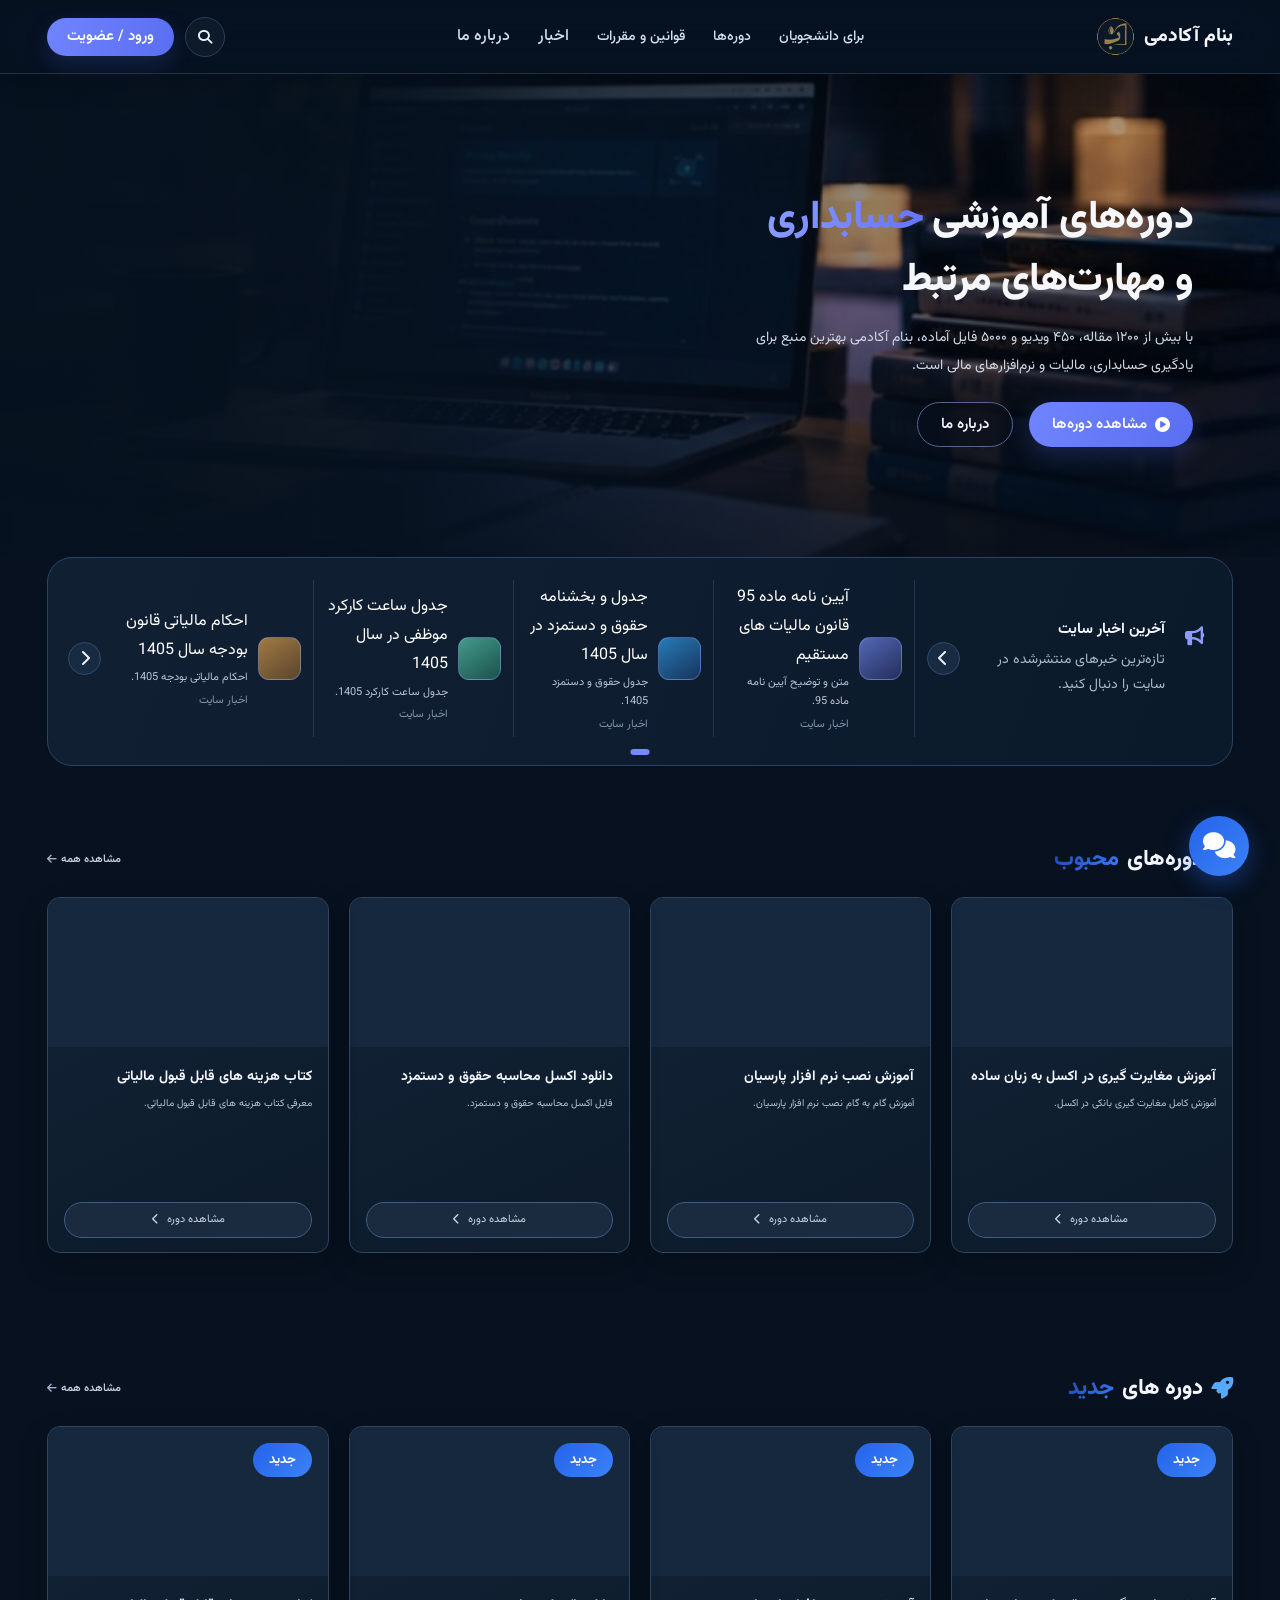
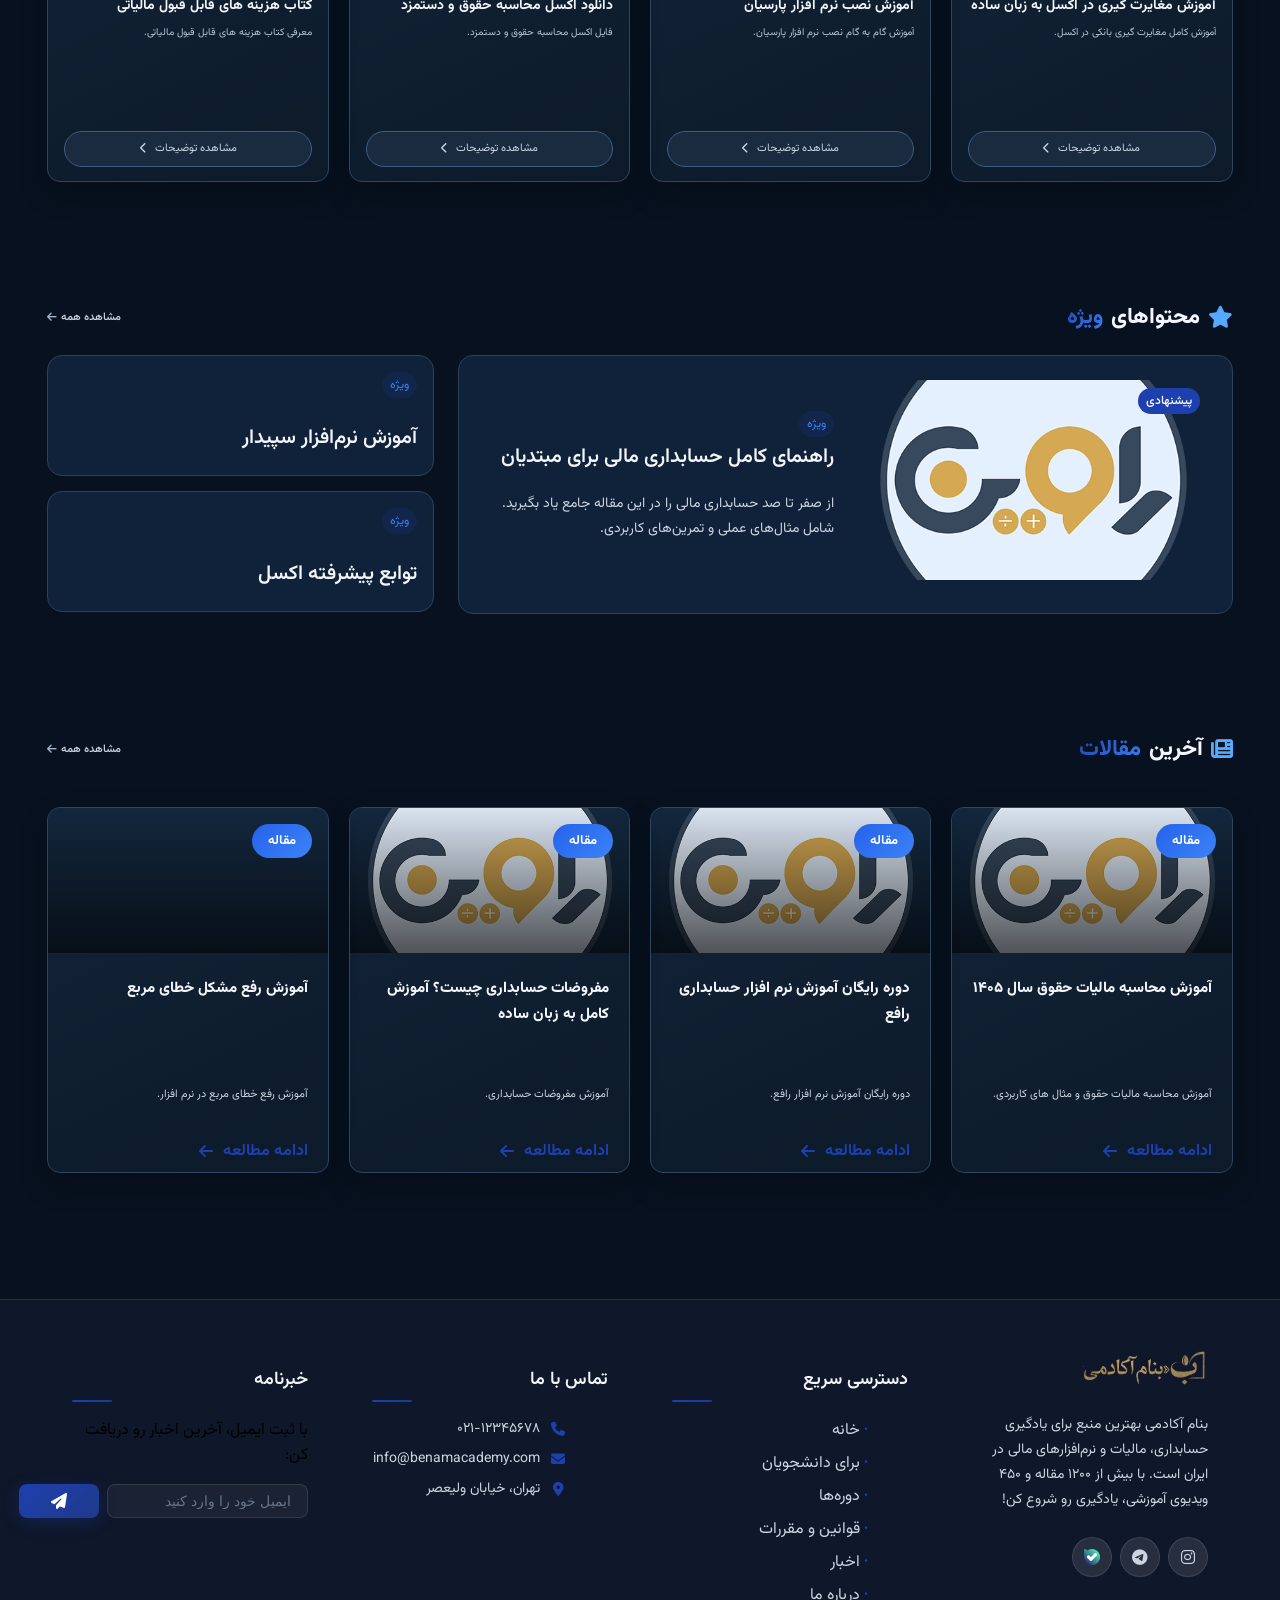
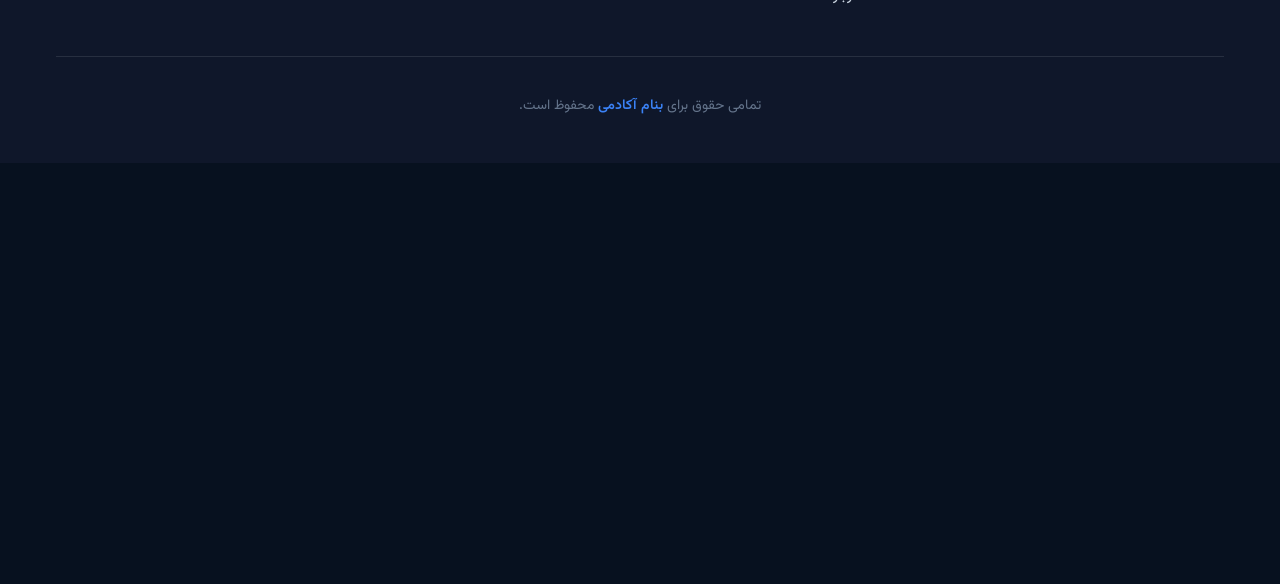
<file: index.html>
<!doctype html>
<html lang="fa" dir="rtl">
  <head>
    <meta charset="utf-8" />
    <meta name="viewport" content="width=device-width, initial-scale=1" />
    <title>بنام آکادمی</title>
    <meta name="description" content="بنام آکادمی — پلتفرم آموزش و فروش دوره‌های حسابداری" />
    <link rel="icon" type="image/png" href="images/benam-academy-icon.png" />
    <meta http-equiv="refresh" content="0; url=html/index.html" />
    <style>
      html, body { margin: 0; min-height: 100%; }
      body { display: grid; place-items: center; min-height: 100vh; padding: 24px; box-sizing: border-box; background: #0f172a; color: #e2e8f0; font-family: Vazirmatn, Tahoma, sans-serif; direction: rtl; text-align: center; }
      a { color: #38bdf8; }
    </style>
  </head>
  <body>
    <p>در حال ورود به <a href="html/index.html">بنام آکادمی</a>… اگر انتقال خودکار انجام نشد، روی لینک کلیک کنید.</p>
  </body>
</html>
</file>
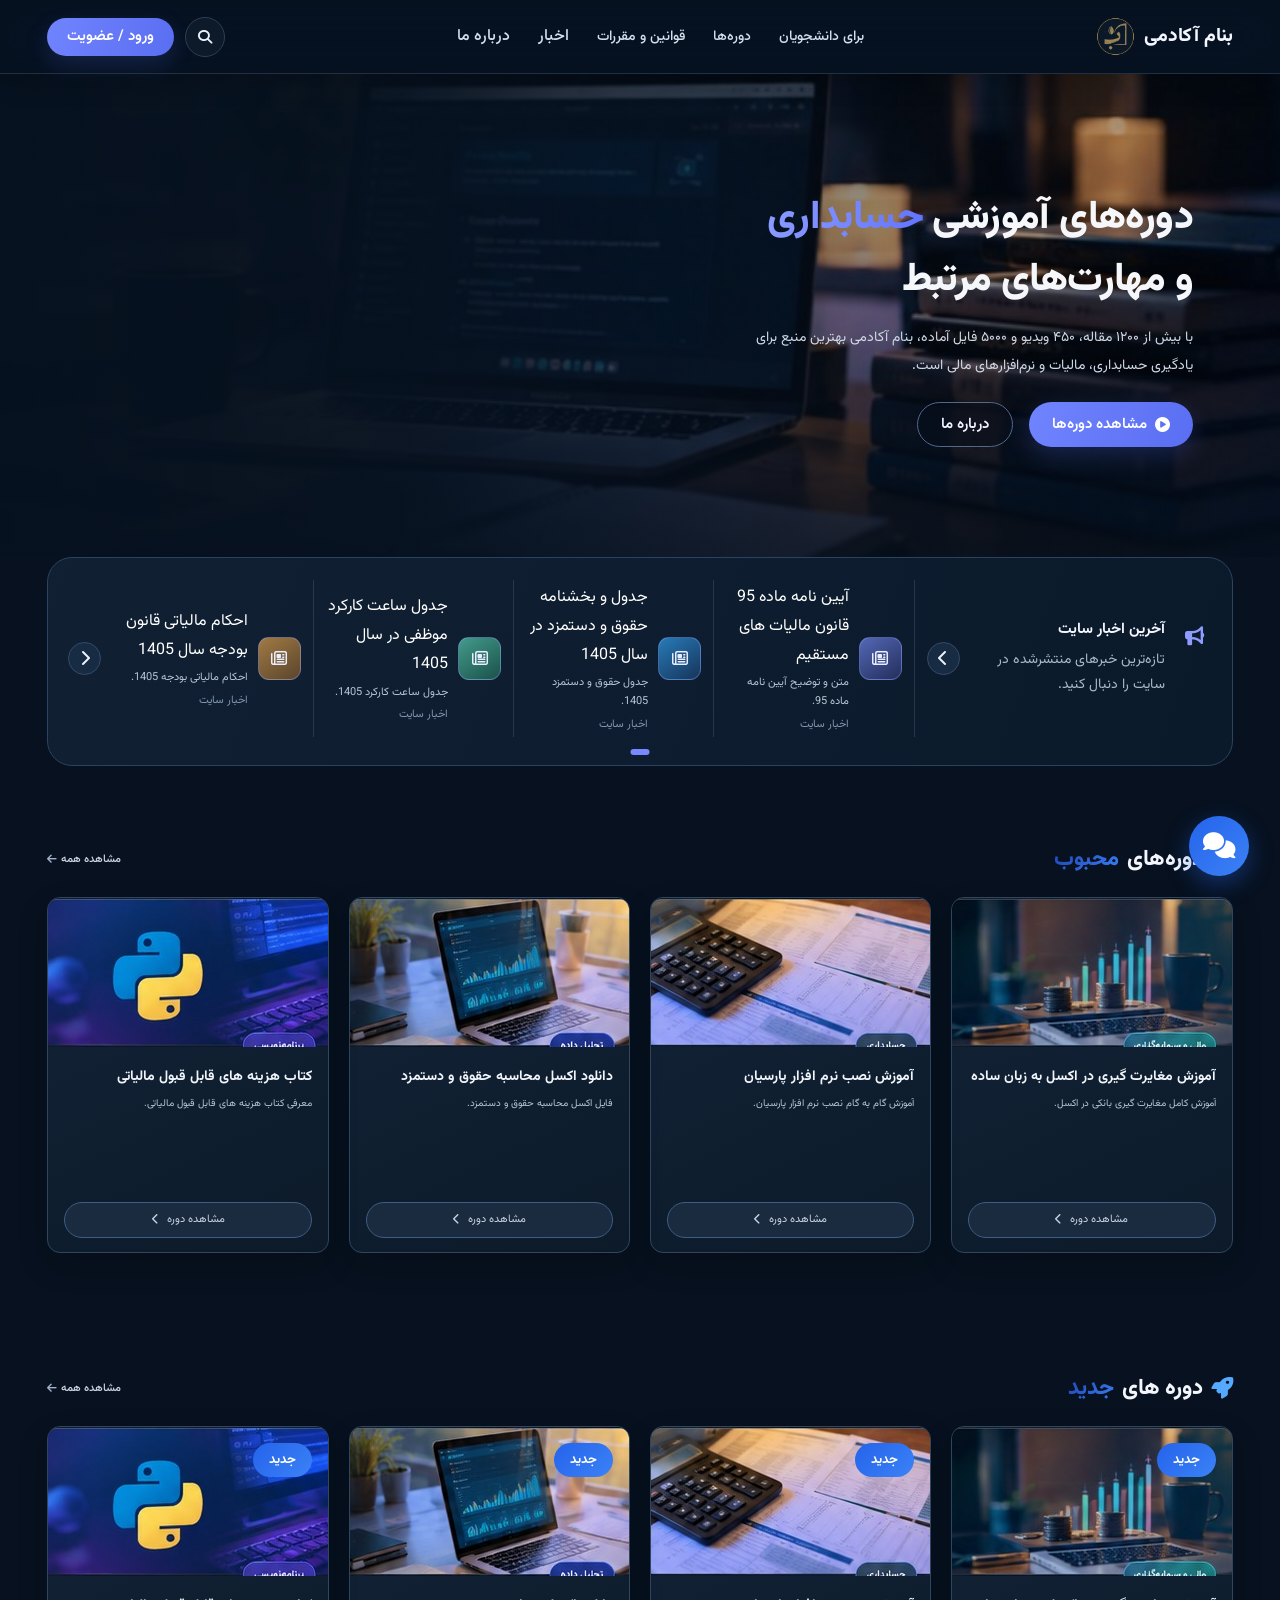
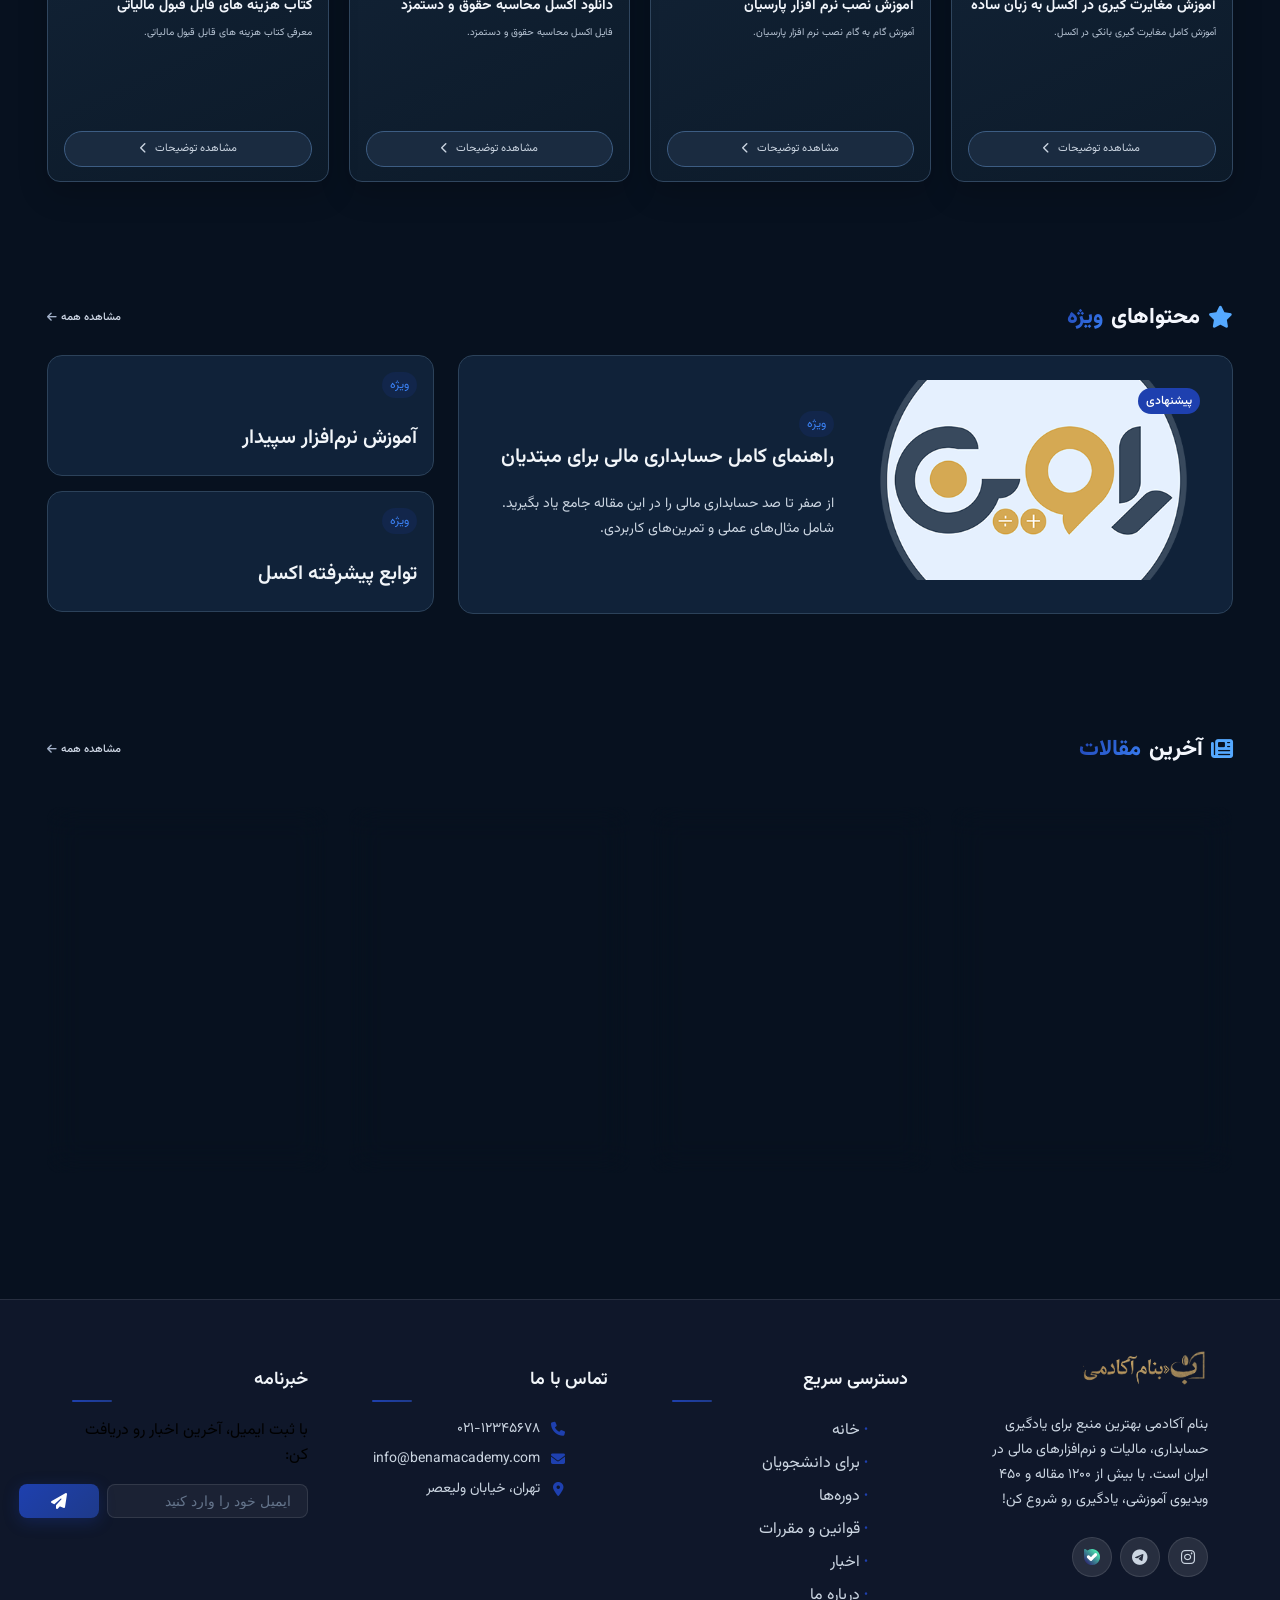
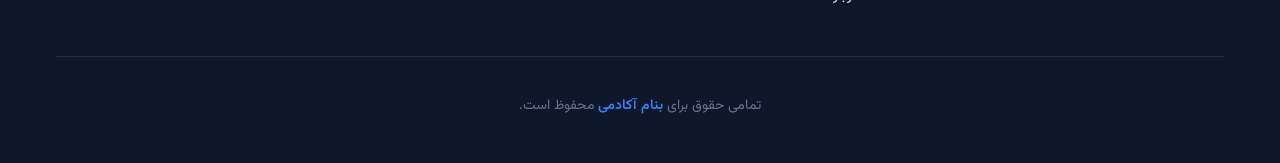
<file: html/index.html>
<!doctype html>
<html lang="fa" dir="rtl">

<head>
  <meta charset="UTF-8" />
  <meta name="viewport" content="width=device-width, initial-scale=1.0" />
  <title>بنام آکادمی | آموزش حسابداری از صفر تا صد</title>
  <link rel="icon" type="image/png" href="../images/benam-academy-icon.png" />
  <meta name="description"
    content="آموزش تخصصی حسابداری، مالیات و نرم‌افزارهای مالی. دوره‌ها، مقالات و آزمون‌های کاربردی برای حسابداران." />
  <meta property="og:type" content="website" />
  <meta property="og:title" content="بنام آکادمی | آموزش حسابداری از صفر تا صد" />
  <meta property="og:description"
    content="آموزش تخصصی حسابداری، مالیات و نرم‌افزارهای مالی. دوره‌ها، مقالات و آزمون‌های کاربردی برای حسابداران." />
  <meta property="og:image" content="../images/benam-academy-logo.png" />
  <meta property="og:locale" content="fa_IR" />
  <link href="https://fonts.googleapis.com/css2?family=Vazirmatn:wght@100;200;300;400;500;600;700;800;900&display=swap"
    rel="stylesheet" />
  <link rel="stylesheet" href="https://cdnjs.cloudflare.com/ajax/libs/font-awesome/6.7.2/css/all.min.css"
    integrity="sha384-nRgPTkuX86pH8yjPJUAFuASXQSSl2/bBUiNV47vSYpKFxHJhbcrGnmlYpYJMeD7a" crossorigin="anonymous"
    referrerpolicy="no-referrer" />
  <link rel="stylesheet" href="../styles/header/top-header.css" />
  <link rel="stylesheet" href="../styles/header/mobile-header.css" />
  <link rel="stylesheet" href="../styles/header/custom-menu.css" />
  <link rel="stylesheet" href="../styles/main/main.css" />
  <link rel="stylesheet" href="../styles/main/ads-widget.css" />
  <link rel="stylesheet" href="../styles/footer/main-footer.css" />
</head>

<body class="site-page home-page">
  <!-- HEADER -->
  <header class="header home-header">
    <div class="home-header_row">
      <a class="desktop-brand" href="../html/index.html" aria-label="بنام آکادمی، صفحهٔ اصلی">
        <span>بنام آکادمی</span>
        <img src="../images/benam-academy-icon.png" alt="" width="40" height="40" />
      </a>
      <nav class="home-primary-nav" aria-label="منوی اصلی">
        <div class="home-nav_item has-dropdown">
          <a data-header-label="forStudents" class="home-nav_link" href="list-page.html?cat=forStudents">برای دانشجویان</a>
          <div class="home-nav_dropdown" aria-label="دسته‌بندی‌های دانشجویان">
            <section>
              <strong data-header-label="studentsBooks">کتاب و جزوه</strong>
              <a data-header-label="diploma" href="list-page.html?cat=diploma">دروس تخصصی دیپلم</a>
              <a data-header-label="associate_degree" href="list-page.html?cat=associate_degree">دروس تخصصی کاردانی</a>
              <a data-header-label="bachelor" href="list-page.html?cat=bachelor">دروس تخصصی کارشناسی</a>
              <a data-header-label="master" href="list-page.html?cat=master">دروس تخصصی ارشد</a>
              <a data-header-label="phd" href="list-page.html?cat=phd">دروس تخصصی دکتری</a>
            </section>
            <section>
              <strong data-header-label="studentsExamGroup">کنکوری‌ها</strong>
              <a data-header-label="konkur1" href="list-page.html?cat=konkur1">سوالات کنکور و پاسخ‌ها</a>
              <a data-header-label="konkur2" href="list-page.html?cat=konkur2">ضرایب و منابع کنکور</a>
              <a data-header-label="konkur3" href="list-page.html?cat=konkur3">روش مطالعه و تست</a>
            </section>
            <section>
              <strong data-header-label="studentsProjects">پروژه‌های حسابداری</strong>
              <a data-header-label="Enterpreneurship_projects" href="list-page.html?cat=Enterpreneurship_projects">پروژه‌های کارآفرینی</a>
              <a data-header-label="Enternship-projects" href="list-page.html?cat=Enternship-projects">پروژه‌های کارآموزی</a>
              <a data-header-label="Financial-project" href="list-page.html?cat=Financial-project">پروژه‌های مالی و حسابداری</a>
            </section>
          </div>
        </div>
        <div class="home-nav_item has-dropdown">
          <a data-header-label="courses" class="home-nav_link" href="list-page.html?cat=videos">دوره‌ها</a>
          <div class="home-nav_dropdown home-nav_dropdown--compact" aria-label="دسته‌بندی دوره‌ها">
            <section>
              <a data-header-label="beginner" href="list-page.html?cat=beginner">دوره‌های مقدماتی حسابداری</a>
              <a data-header-label="intermediate" href="list-page.html?cat=intermediate">دوره‌های سطح متوسط</a>
              <a data-header-label="advanced" href="list-page.html?cat=advanced">دوره‌های پیشرفته</a>
              <a data-header-label="videos" href="list-page.html?cat=videos">فیلم‌های آموزشی</a>
            </section>
          </div>
        </div>
        <div class="home-nav_item has-dropdown">
          <a data-header-label="regulations" class="home-nav_link" href="list-page.html?cat=regulations">قوانین و مقررات</a>
          <div class="home-nav_dropdown home-nav_dropdown--compact" aria-label="موضوعات قوانین و مقررات">
            <section>
              <a data-header-label="constitution" href="list-page.html?cat=constitution">قانون اساسی جمهوری اسلامی ایران</a>
              <a data-header-label="commercialLaw" href="list-page.html?cat=commercialLaw">قانون تجارت</a>
              <a data-header-label="laborLaw" href="list-page.html?cat=laborLaw">قانون کار</a>
              <a data-header-label="taxLaw" href="list-page.html?cat=taxLaw">قوانین مالیاتی</a>
              <a data-header-label="socialSecurityLaw" href="list-page.html?cat=socialSecurityLaw">قانون تأمین اجتماعی</a>
            </section>
          </div>
        </div>
        <a data-header-label="news" class="home-nav_link" href="list-page.html?cat=exams">اخبار</a>
        <a data-header-label="aboutUs" class="home-nav_link" href="../html/about-us.html">درباره ما</a>
      </nav>
      <div class="home-header_actions">
        <div class="right-menu_items signin">
          <a href="../html/sign-up.html" class="signup">ورود / عضویت</a>
        </div>
        <label class="search-box home-search">
          <input type="search" aria-label="جستجو در سایت" placeholder="جستجو..." />
          <i class="fa-solid fa-magnifying-glass" aria-hidden="true"></i>
        </label>
      </div>
    </div>
  </header>
  <section class="mobile-header">
    <div class="mobile-menu_container">
      <div class="mobile-header_container">
        <button type="button" class="mobile-menu-btn">
          <i class="fa-solid fa-bars"></i>
        </button>
      </div>

      <div class="website-logo">
        <a href="index.html">
          <span class="website-logo_name">بنام آکادمی</span>
          <img src="../images/benam-academy-icon.png" class="website-logo_img" alt="لوگوی بنام آکادمی" />
        </a>
      </div>
    </div>

    <div class="mobile-menu">
      <div class="mobile-menu_header">
        <button type="button" class="mobile-close">
          <i class="fa-solid fa-xmark"></i>
        </button>

        <div class="mobile-search-box">
          <i class="fa-solid fa-magnifying-glass"></i>
          <input type="text" placeholder="جستجو..." />
        </div>

        <button type="button" class="mobile-search-btn">
          <i class="fa-solid fa-magnifying-glass"></i>
        </button>
      </div>

      <ul class="mobile-menu_list">
        <li class="mobile-dropdown">
          <button type="button" data-header-label="forStudents" class="mobile-dropdown-btn"><span>برای دانشجویان</span></button>
          <ul class="mobile-dropdown-menu">
            <li class="mobile-sub-dropdown"><a data-header-label="allForStudents" href="list-page.html?cat=forStudents">همهٔ مطالب دانشجویان</a></li>
            <li class="mobile-sub-dropdown"><a data-header-label="diploma" href="list-page.html?cat=diploma">دروس تخصصی دیپلم</a></li>
            <li class="mobile-sub-dropdown"><a data-header-label="associate_degree" href="list-page.html?cat=associate_degree">دروس تخصصی کاردانی</a></li>
            <li class="mobile-sub-dropdown"><a data-header-label="bachelor" href="list-page.html?cat=bachelor">دروس تخصصی کارشناسی</a></li>
            <li class="mobile-sub-dropdown"><a data-header-label="master" href="list-page.html?cat=master">دروس تخصصی ارشد</a></li>
            <li class="mobile-sub-dropdown"><a data-header-label="phd" href="list-page.html?cat=phd">دروس تخصصی دکتری</a></li>
            <li class="mobile-sub-dropdown"><a data-header-label="konkur1" href="list-page.html?cat=konkur1">سوالات کنکور و پاسخ‌ها</a></li>
            <li class="mobile-sub-dropdown"><a data-header-label="Financial-project" href="list-page.html?cat=Financial-project">پروژه‌های حسابداری</a></li>
          </ul>
        </li>
        <li class="mobile-dropdown">
          <button type="button" data-header-label="courses" class="mobile-dropdown-btn"><span>دوره‌ها</span></button>
          <ul class="mobile-dropdown-menu">
            <li class="mobile-sub-dropdown"><a data-header-label="allCourses" href="list-page.html?cat=videos">همهٔ دوره‌ها</a></li>
            <li class="mobile-sub-dropdown"><a data-header-label="beginner" href="list-page.html?cat=beginner">دوره‌های مقدماتی حسابداری</a></li>
            <li class="mobile-sub-dropdown"><a data-header-label="intermediate" href="list-page.html?cat=intermediate">دوره‌های سطح متوسط</a></li>
            <li class="mobile-sub-dropdown"><a data-header-label="advanced" href="list-page.html?cat=advanced">دوره‌های پیشرفته</a></li>
          </ul>
        </li>
        <li class="mobile-dropdown">
          <button type="button" data-header-label="regulations" class="mobile-dropdown-btn"><span>قوانین و مقررات</span></button>
          <ul class="mobile-dropdown-menu">
            <li class="mobile-sub-dropdown"><a data-header-label="allRegulations" href="list-page.html?cat=regulations">همهٔ قوانین</a></li>
            <li class="mobile-sub-dropdown"><a data-header-label="constitution" href="list-page.html?cat=constitution">قانون اساسی جمهوری اسلامی ایران</a></li>
            <li class="mobile-sub-dropdown"><a data-header-label="commercialLaw" href="list-page.html?cat=commercialLaw">قانون تجارت</a></li>
            <li class="mobile-sub-dropdown"><a data-header-label="laborLaw" href="list-page.html?cat=laborLaw">قانون کار</a></li>
            <li class="mobile-sub-dropdown"><a data-header-label="taxLaw" href="list-page.html?cat=taxLaw">قوانین مالیاتی</a></li>
            <li class="mobile-sub-dropdown"><a data-header-label="socialSecurityLaw" href="list-page.html?cat=socialSecurityLaw">قانون تأمین اجتماعی</a></li>
          </ul>
        </li>
        <li class="mobile-dropdown"><a data-header-label="news" href="list-page.html?cat=exams"
            class="mobile-dropdown-btn"><span>اخبار</span></a></li>
        <li class="mobile-dropdown"><a data-header-label="aboutUs" href="../html/about-us.html" class="mobile-dropdown-btn"><span>درباره
              ما</span></a></li>
        <li class="mobile-dropdown">
          <a href="../html/sign-up.html" class="mobile-dropdown-btn"><span>ورود / عضویت</span></a>
        </li>
      </ul>
    </div>

    <div class="mobile-overlay"></div>
  </section>

  <!-- MAIN -->
  <main class="main">
    <!-- 1. HERO SECTION -->
    <section class="hero-section">
      <div class="hero-shade"></div>
      <div class="hero-content">
        <h1 class="hero-title">
          دوره‌های آموزشی <span class="text-gradient">حسابداری</span><br />
          و مهارت‌های مرتبط
        </h1>
        <p class="hero-description">
          با بیش از <span class="highlight">۱۲۰۰ مقاله</span>،
          <span class="highlight">۴۵۰ ویدیو</span> و
          <span class="highlight">۵۰۰۰ فایل آماده</span>، بنام آکادمی بهترین
          منبع برای یادگیری حسابداری، مالیات و نرم‌افزارهای مالی است.
        </p>
        <div class="hero-actions">
          <a href="list-page.html?cat=videos" class="btn btn-primary btn-lg">
            <i class="fa-solid fa-play-circle"></i>
            مشاهده دوره‌ها
          </a>
          <a href="../html/about-us.html" class="btn btn-glass btn-lg">
            درباره ما
          </a>
        </div>
        <div class="hero-stats" aria-label="آمار بنام آکادمی">
          <div class="stat"><strong class="stat-number">۱۲۰۰+</strong><span class="stat-label">مقاله آموزشی</span></div>
          <div class="stat"><strong class="stat-number">۴۵۰+</strong><span class="stat-label">ویدیوی آموزشی</span></div>
          <div class="stat"><strong class="stat-number">۵۰۰۰+</strong><span class="stat-label">فایل کاربردی</span></div>
        </div>
      </div>
    </section>

    <!-- News ticker inspired by the provided homepage concept -->
    <section class="home-news" id="home-news" data-home-news aria-label="آخرین اخبار سایت">
      <div class="home-news_heading">
        <span class="home-news_icon" aria-hidden="true"><i class="fa-solid fa-bullhorn"></i></span>
        <div>
          <h2>آخرین اخبار سایت</h2>
          <p>تازه‌ترین خبرهای منتشرشده در سایت را دنبال کنید.</p>
        </div>
      </div>
      <button class="home-news_arrow" type="button" data-news-prev aria-label="خبرهای قبلی"><i
          class="fa-solid fa-chevron-right"></i></button>
      <div class="home-news_viewport">
        <div class="home-news_track" aria-live="polite"></div>
      </div>
      <button class="home-news_arrow" type="button" data-news-next aria-label="خبرهای بعدی"><i
          class="fa-solid fa-chevron-left"></i></button>
      <div class="home-news_dots" aria-label="انتخاب خبر"></div>
    </section>

    <!-- 3. POPULAR COURSES -->
    <section class="poplar-courses courses-section" id="courses">
      <div class="section-header">
        <h2 class="section-title">
          <i class="fas fa-heart"></i>
          دوره‌های <span class="text-gradient">محبوب</span>
        </h2>
        <a href="list-page.html?cat=popularCourses" class="see-all-link">
          مشاهده همه <i class="fa-solid fa-arrow-left"></i>
        </a>
      </div>
      <div class="popular-courses_container">
        <ul class="popular-courses_items">
          <li class="popular-courses_item">
            <div class="popular-courses_banner">
              <img src="../images/ravin.png" class="popular-courses_img" alt="دوره حسابداری" />
            </div>

            <span class="popular-courses_badge"> محبوب </span>

            <div class="popular-courses_content">
              <h3 class="course-title">حسابداری مقدماتی</h3>

              <p class="course-description">
                اگر هیچ آشنایی با حسابداری ندارید، این دوره بهترین نقطه شروع
                شماست. در این دوره مفاهیم پایه، ثبت اسناد، ترازنامه و اصول
                اولیه را به صورت پروژه‌محور یاد می‌گیرید.
              </p>

              <a href="single-post.html?id=popularCourses-1" class="popular-courses_link">
                مشاهده توضیحات
                <i class="fas fa-chevron-left"></i>
              </a>
            </div>
          </li>
          <li class="popular-courses_item">
            <div class="popular-courses_banner">
              <img src="../images/ravin.png" class="popular-courses_img" alt="دوره حسابداری" />
            </div>

            <span class="popular-courses_badge"> محبوب </span>

            <div class="popular-courses_content">
              <h3 class="course-title">حسابداری مقدماتی</h3>

              <p class="course-description">
                اگر هیچ آشنایی با حسابداری ندارید، این دوره بهترین نقطه شروع
                شماست. در این دوره مفاهیم پایه، ثبت اسناد، ترازنامه و اصول
                اولیه را به صورت پروژه‌محور یاد می‌گیرید.
              </p>

              <a href="single-post.html?id=popularCourses-1" class="popular-courses_link">
                مشاهده توضیحات
                <i class="fas fa-chevron-left"></i>
              </a>
            </div>
          </li>
          <li class="popular-courses_item">
            <div class="popular-courses_banner">
              <img src="../images/ravin.png" class="popular-courses_img" alt="دوره حسابداری" />
            </div>

            <span class="popular-courses_badge"> محبوب </span>

            <div class="popular-courses_content">
              <h3 class="course-title">حسابداری مقدماتی</h3>

              <p class="course-description">
                اگر هیچ آشنایی با حسابداری ندارید، این دوره بهترین نقطه شروع
                شماست. در این دوره مفاهیم پایه، ثبت اسناد، ترازنامه و اصول
                اولیه را به صورت پروژه‌محور یاد می‌گیرید.
              </p>

              <a href="single-post.html?id=popularCourses-1" class="popular-courses_link">
                مشاهده توضیحات
                <i class="fas fa-chevron-left"></i>
              </a>
            </div>
          </li>
          <li class="popular-courses_item">
            <div class="popular-courses_banner">
              <img src="../images/ravin.png" class="popular-courses_img" alt="دوره حسابداری" />
            </div>

            <span class="popular-courses_badge"> محبوب </span>

            <div class="popular-courses_content">
              <h3 class="course-title">حسابداری مقدماتی</h3>

              <p class="course-description">
                اگر هیچ آشنایی با حسابداری ندارید، این دوره بهترین نقطه شروع
                شماست. در این دوره مفاهیم پایه، ثبت اسناد، ترازنامه و اصول
                اولیه را به صورت پروژه‌محور یاد می‌گیرید.
              </p>

              <a href="single-post.html?id=popularCourses-1" class="popular-courses_link">
                مشاهده توضیحات
                <i class="fas fa-chevron-left"></i>
              </a>
            </div>
          </li>
        </ul>
      </div>
    </section>

    <!-- 4. NEW COURSES -->
    <section class="new-courses courses-section">
      <div class="section-header">
        <h2 class="section-title">
          <i class="fas fa-rocket"></i>
          دوره های<span class="text-gradient">جدید</span>
        </h2>
        <a href="list-page.html?cat=newCourses" class="see-all-link">
          مشاهده همه <i class="fa-solid fa-arrow-left"></i>
        </a>
      </div>
      <div class="new-courses_container">
        <ul class="new-courses_items">
          <li class="new-courses_item">
            <div class="new-courses_banner">
              <img src="../images/ravin.png" class="new-courses_img" alt="دوره حسابداری" />
            </div>

            <span class="new-courses_badge"> جدید </span>

            <div class="new-courses_content">
              <h3 class="course-title">حسابداری مقدماتی</h3>

              <p class="course-description">
                اگر هیچ آشنایی با حسابداری ندارید، این دوره بهترین نقطه شروع
                شماست. در این دوره مفاهیم پایه، ثبت اسناد، ترازنامه و اصول
                اولیه را به صورت پروژه‌محور یاد می‌گیرید.
              </p>

              <a href="single-post.html?id=newCourses-1" class="new-courses_link">
                مشاهده توضیحات
                <i class="fas fa-chevron-left"></i>
              </a>
            </div>
          </li>
          <li class="new-courses_item">
            <div class="new-courses_banner">
              <img src="../images/ravin.png" class="new-courses_img" alt="دوره حسابداری" />
            </div>

            <span class="new-courses_badge"> جدید </span>

            <div class="new-courses_content">
              <h3 class="course-title">حسابداری مقدماتی</h3>

              <p class="course-description">
                اگر هیچ آشنایی با حسابداری ندارید، این دوره بهترین نقطه شروع
                شماست. در این دوره مفاهیم پایه، ثبت اسناد، ترازنامه و اصول
                اولیه را به صورت پروژه‌محور یاد می‌گیرید.
              </p>

              <a href="single-post.html?id=newCourses-2" class="new-courses_link">
                مشاهده توضیحات
                <i class="fas fa-chevron-left"></i>
              </a>
            </div>
          </li>
          <li class="new-courses_item">
            <div class="new-courses_banner">
              <img src="../images/ravin.png" class="new-courses_img" alt="دوره حسابداری" />
            </div>

            <span class="new-courses_badge"> جدید </span>

            <div class="new-courses_content">
              <h3 class="course-title">حسابداری مقدماتی</h3>

              <p class="course-description">
                اگر هیچ آشنایی با حسابداری ندارید، این دوره بهترین نقطه شروع
                شماست. در این دوره مفاهیم پایه، ثبت اسناد، ترازنامه و اصول
                اولیه را به صورت پروژه‌محور یاد می‌گیرید.
              </p>

              <a href="single-post.html?id=newCourses-3" class="new-courses_link">
                مشاهده توضیحات
                <i class="fas fa-chevron-left"></i>
              </a>
            </div>
          </li>
          <li class="new-courses_item">
            <div class="new-courses_banner">
              <img src="../images/ravin.png" class="new-courses_img" alt="دوره حسابداری" />
            </div>

            <span class="new-courses_badge"> جدید </span>

            <div class="new-courses_content">
              <h3 class="course-title">حسابداری مقدماتی</h3>

              <p class="course-description">
                اگر هیچ آشنایی با حسابداری ندارید، این دوره بهترین نقطه شروع
                شماست. در این دوره مفاهیم پایه، ثبت اسناد، ترازنامه و اصول
                اولیه را به صورت پروژه‌محور یاد می‌گیرید.
              </p>

              <a href="single-post.html?id=newCourses-4" class="new-courses_link">
                مشاهده توضیحات
                <i class="fas fa-chevron-left"></i>
              </a>
            </div>
          </li>
        </ul>
      </div>
    </section>

    <!-- 5. FEATURED CONTENT -->
    <section class="featured-section">
      <div class="section-header">
        <h2 class="section-title">
          <i class="fa-solid fa-star"></i>
          محتواهای <span class="text-gradient">ویژه</span>
        </h2>
        <a href="list-page.html?cat=specials" class="see-all-link">
          مشاهده همه <i class="fa-solid fa-arrow-left"></i>
        </a>
      </div>
      <div class="featured-grid">
        <article class="featured-card large">
          <div class="featured-image">
            <img src="../images/benam-academy-icon.png" loading="lazy" alt="لوگوی بنام آکادمی" />
            <span class="featured-badge">پیشنهادی</span>
          </div>
          <div class="featured-content">
            <span class="content-tag">مقاله</span>
            <a href="single-post.html?id=specials-1" class="featured-title">
              راهنمای کامل حسابداری مالی برای مبتدیان
            </a>
            <p class="featured-desc">
              از صفر تا صد حسابداری مالی را در این مقاله جامع یاد بگیرید.
              شامل مثال‌های عملی و تمرین‌های کاربردی.
            </p>
          </div>
        </article>
        <div class="featured-small">
          <article class="featured-card">
            <a href="single-post.html?id=specials-2" class="featured-content">
              <span class="content-tag">ویدئو</span>
              <h3 class="featured-title">آموزش نرم‌افزار سپیدار</h3>
            </a>
          </article>
          <article class="featured-card">
            <a href="single-post.html?id=specials-3" class="featured-content">
              <span class="content-tag">اکسل</span>
              <h3 class="featured-title">توابع پیشرفته اکسل</h3>
            </a>
          </article>
        </div>
      </div>
    </section>

    <!-- 6. LATEST ARTICLES -->
    <section class="articles-section" id="articles">
      <div class="section-header">
        <h2 class="section-title">
          <i class="fa-solid fa-newspaper"></i>

          آخرین <span class="text-gradient">مقالات</span>
        </h2>

        <a href="list-page.html?cat=articles" class="see-all-link">
          مشاهده همه

          <i class="fa-solid fa-arrow-left"></i>
        </a>
      </div>

      <div class="articles-container">
        <ul class="article-items">
        </ul>
      </div>
    </section>

  </main>

  <!-- UP BUTTON -->
  <button type="button" class="scroll-top-btn">
    <i class="fa-solid fa-chevron-up"></i>
  </button>

  <!-- ai widget -->
  <div class="ai-widget" id="aiWidget">
    <button class="ai-toggle-btn" id="aiToggleBtn" type="button" aria-label="گفتگوی دستیار" aria-controls="aiChatWindow" aria-expanded="false">
      <i class="fa-solid fa-comments" aria-hidden="true"></i>
      <i class="fa-solid fa-xmark" aria-hidden="true"></i>
    </button>
    <div class="ai-chat-window" id="aiChatWindow" role="region" aria-label="گفتگوی دستیار">
      <div class="ai-chat-header">
        <div class="ai-chat-header-info">
          <div class="ai-bot-avatar"><i class="fa-solid fa-robot"></i></div>
          <div class="ai-chat-header-text">
            <h4>دستیار بنام آکادمی</h4>
            <span><span class="ai-status-dot" aria-hidden="true"></span> پرسش و پاسخ پشتیبانی</span>
          </div>
        </div>
      </div>
      <div class="ai-messages" id="aiMessages" role="log" aria-live="polite" aria-relevant="additions" aria-label="پیام‌های گفتگو">
        <div class="ai-message bot">
          سلام! من دستیار بنام آکادمی هستم 👋 پرسشت را بنویس؛ اگر پاسخ خودکار در دسترس نباشد، آن را برای پشتیبانی انسانی می‌فرستم.
        </div>
        <div class="ai-suggestions" aria-label="پرسش‌های پیشنهادی">
          <button type="button" class="ai-suggestion">مالیات حقوق ۱۴۰۵ چقدره؟</button>
          <button type="button" class="ai-suggestion">آموزش لیست بیمه</button>
          <button type="button" class="ai-suggestion">نحوه ثبت سند حسابداری</button>
        </div>
      </div>
      <div class="ai-input-area">
        <input type="text" class="ai-input" id="aiInput" aria-label="پیام شما به دستیار" placeholder="سوالت رو بنویس..." autocomplete="off" maxlength="2000" />
        <button class="ai-send-btn" id="aiSendBtn" type="button" aria-label="ارسال پیام">
          <i class="fa-solid fa-paper-plane" aria-hidden="true"></i>
        </button>
      </div>
    </div>
  </div>

  <!-- FOOTER -->
  <footer class="footer">
    <div class="footer-container">
      <div class="footer-top">
        <div class="footer-section about">
          <div class="footer-logo">
            <img src="../images/benam-academy-logo.png" alt="بنام آکادمی" class="footer-logo-img" />
          </div>
          <p class="footer-desc">
            بنام آکادمی بهترین منبع برای یادگیری حسابداری، مالیات و نرم‌افزارهای
            مالی در ایران است. با بیش از ۱۲۰۰ مقاله و ۴۵۰ ویدیوی آموزشی،
            یادگیری رو شروع کن!
          </p>
          <div class="footer-socials">
            <span class="social-link" title="اینستاگرام" aria-disabled="true" role="img"><i class="fa-brands fa-instagram"></i></span>
            <span class="social-link" title="تلگرام" aria-disabled="true" role="img"><i class="fa-brands fa-telegram"></i></span>
            <span class="social-link" title="پیام‌رسان بله" aria-disabled="true" role="img"><img src="../images/bale.svg" alt="بله" width="16"
                height="16" style="display:inline-block;vertical-align:middle"></span>
          </div>
        </div>
        <div class="footer-section links">
          <h3 class="footer-title">دسترسی سریع</h3>
                    <ul class="footer-links">
            <li><a href="index.html">خانه</a></li>
            <li><a href="list-page.html?cat=forStudents">برای دانشجویان</a></li>
            <li><a href="list-page.html?cat=videos">دوره‌ها</a></li>
            <li><a href="list-page.html?cat=regulations">قوانین و مقررات</a></li>
            <li><a href="list-page.html?cat=exams">اخبار</a></li>
            <li><a href="about-us.html">درباره ما</a></li>
          </ul>
        </div>
        <div class="footer-section contact">
          <h3 class="footer-title">تماس با ما</h3>
          <ul class="footer-contact">
            <li>
              <i class="fa-solid fa-phone"></i><span data-site-phone>۰۲۱-۱۲۳۴۵۶۷۸</span>
            </li>
            <li>
              <i class="fa-solid fa-envelope"></i><span data-site-email>info@benamacademy.com</span>
            </li>
            <li>
              <i class="fa-solid fa-location-dot"></i><span>تهران، خیابان ولیعصر</span>
            </li>
          </ul>
        </div>
        <div class="footer-section newsletter">
          <h3 class="footer-title">خبرنامه</h3>
          <p>با ثبت ایمیل، آخرین اخبار رو دریافت کن:</p>
          <form class="newsletter-form">
            <input type="email" placeholder="ایمیل خود را وارد کنید" class="newsletter-input" />
            <button type="submit" class="btn btn-primary">
              <i class="fa-solid fa-paper-plane"></i>
            </button>
          </form>
        </div>
      </div>
      <div class="footer-bottom">
        <p>تمامی حقوق برای <a href="index.html">بنام آکادمی</a> محفوظ است.</p>
      </div>
    </div>
  </footer>

  <!-- SCRIPTS -->
  <script src="../scripts/config.js"></script>
    <script src="../scripts/api.js"></script>
  <script src="../scripts/ads-widget.js"></script>
  <script src="../scripts/app-shell.js"></script>
  <script src="../scripts/mobile-menu.js"></script>
  <script src="../scripts/header-items.js"></script>
  <script src="../scripts/item-content.js"></script>
  <script src="../scripts/main-items.js"></script>
  <script src="../scripts/item-store.js"></script>
  <script src="../scripts/home-sections.js"></script>
  <script src="../scripts/header-labels.js"></script>
  <script src="../scripts/header-custom-menu.js"></script>
  <script src="../scripts/data.js"></script>
  <script src="../scripts/home-slots.js"></script>
  <script src="../scripts/home-renderer.js"></script>
  <script src="../scripts/ai-widget.js"></script>
  <script src="../scripts/up-btn.js"></script>
  <script src="../scripts/home-news.js"></script>
</body>

</html>
</file>
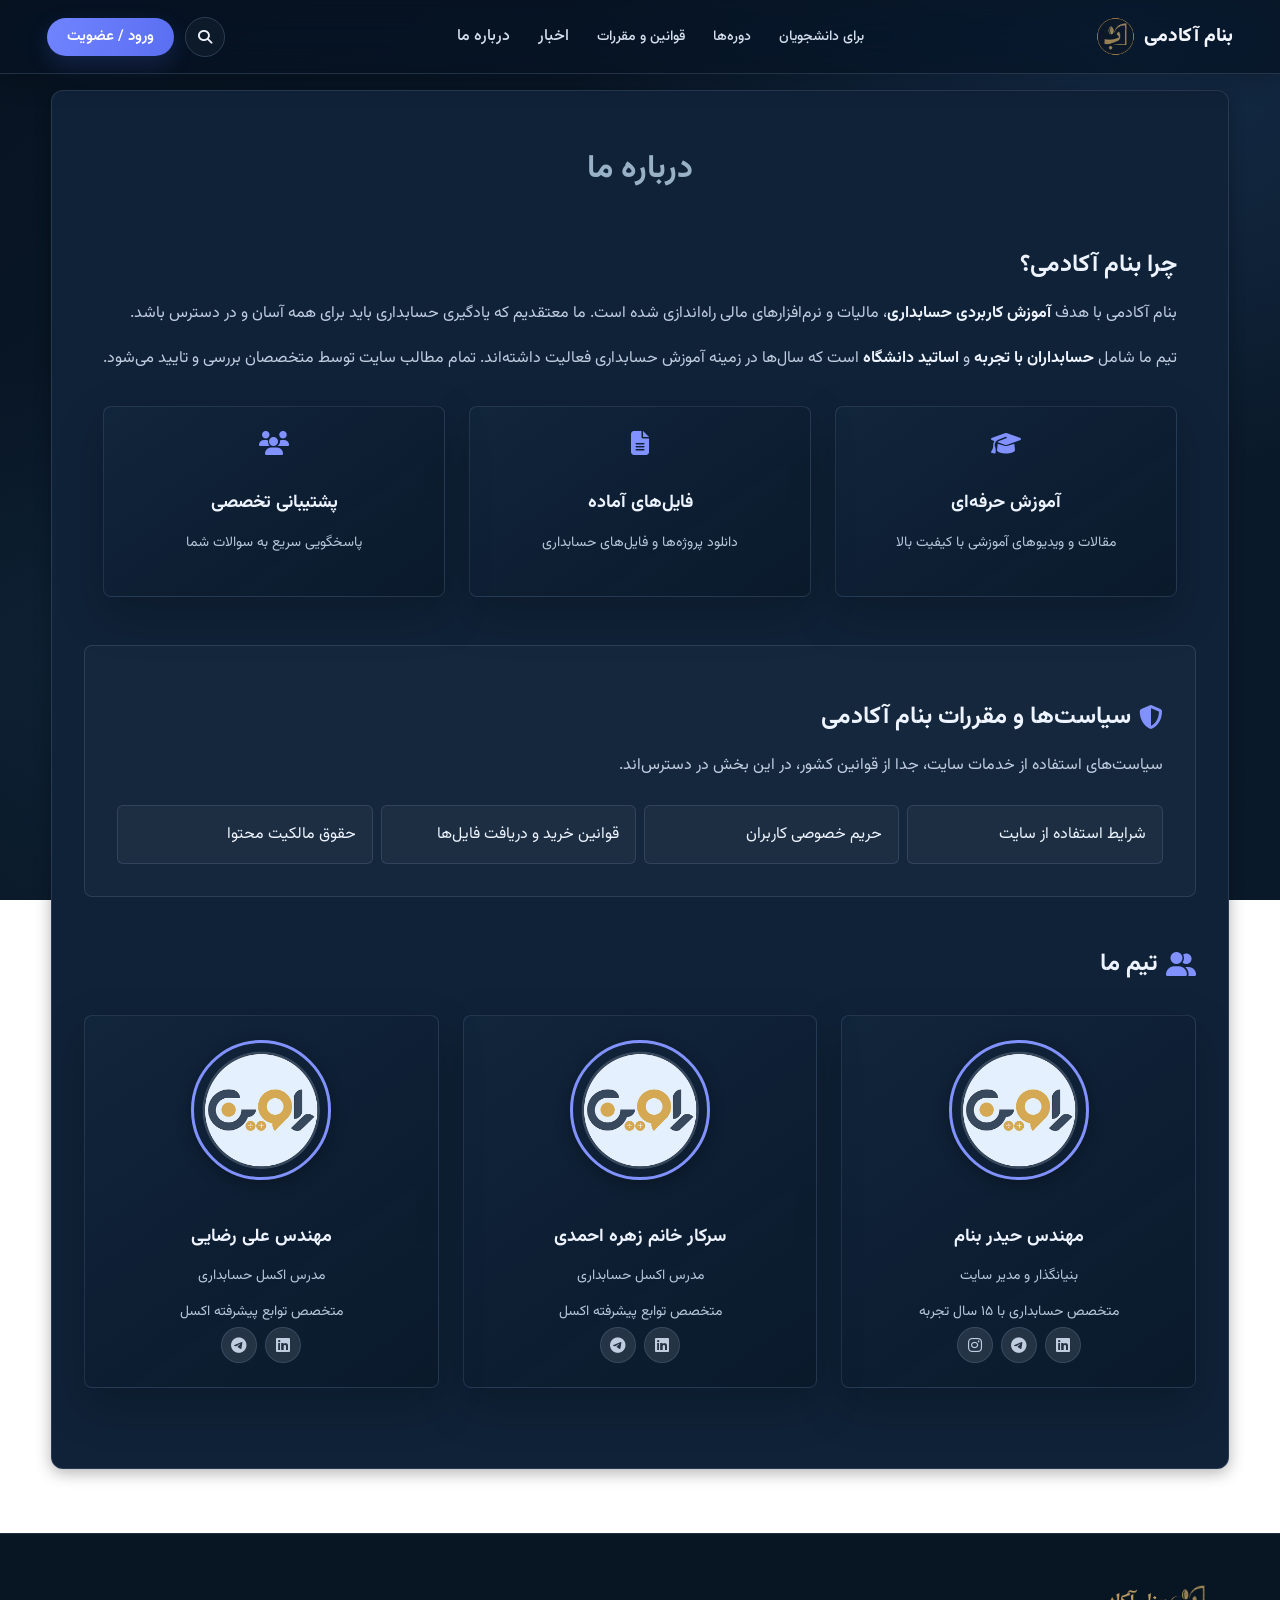
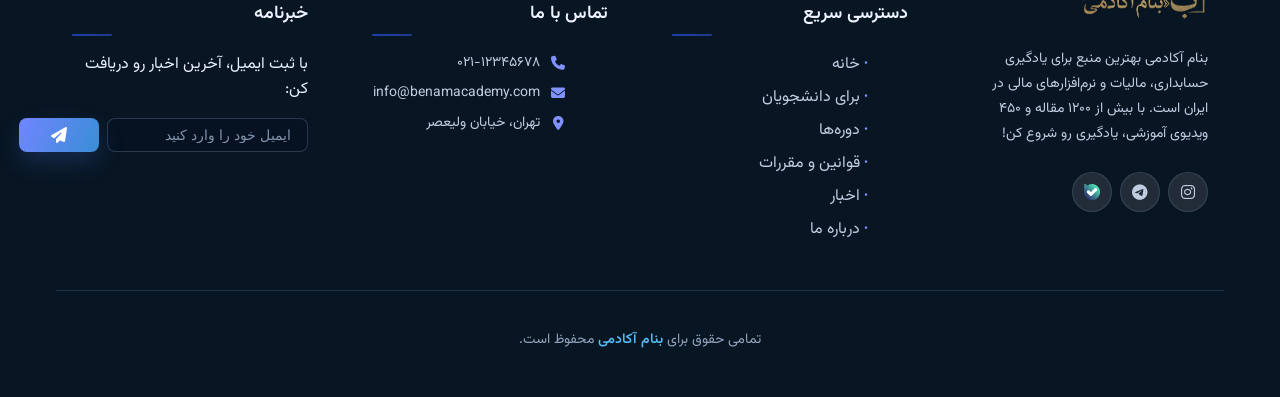
<file: html/about-us.html>
<!doctype html>
<html lang="fa" dir="rtl">

<head>
  <meta charset="UTF-8" />
  <meta name="viewport" content="width=device-width, initial-scale=1.0" />
  <title>درباره ما | بنام آکادمی</title>
  <link rel="icon" type="image/png" href="../images/benam-academy-icon.png" />
  <meta name="description" content="با تیم بنام آکادمی، اهداف و مسیر ما در آموزش حسابداری آشنا شوید." />
  <meta property="og:type" content="website" />
  <meta property="og:title" content="درباره ما | بنام آکادمی" />
  <meta property="og:description" content="با تیم بنام آکادمی، اهداف و مسیر ما در آموزش حسابداری آشنا شوید." />
  <meta property="og:image" content="../images/benam-academy-logo.png" />
  <meta property="og:locale" content="fa_IR" />
  <!-- Fonts -->
  <link href="https://fonts.googleapis.com/css2?family=Vazirmatn:wght@100;200;300;400;500;600;700;800;900&display=swap"
    rel="stylesheet" />
  <link rel="stylesheet" href="https://cdnjs.cloudflare.com/ajax/libs/font-awesome/6.7.2/css/all.min.css"
    integrity="sha384-nRgPTkuX86pH8yjPJUAFuASXQSSl2/bBUiNV47vSYpKFxHJhbcrGnmlYpYJMeD7a" crossorigin="anonymous"
    referrerpolicy="no-referrer" />
  <link rel="stylesheet" href="../styles/header/top-header.css" />
  <link rel="stylesheet" href="../styles/header/mobile-header.css" />
  <link rel="stylesheet" href="../styles/header/custom-menu.css" />
  <link rel="stylesheet" href="../styles/main/main.css" />
  <link rel="stylesheet" href="../styles/pages/about-us.css" />
  <link rel="stylesheet" href="../styles/footer/main-footer.css" />
  <link rel="stylesheet" href="../styles/pages/site-theme.css" />
</head>

<body class="site-page">
  <header class="header home-header">
    <div class="home-header_row">
      <a class="desktop-brand" href="../html/index.html" aria-label="بنام آکادمی، صفحهٔ اصلی">
        <span>بنام آکادمی</span>
        <img src="../images/benam-academy-icon.png" alt="" width="40" height="40" />
      </a>
      <nav class="home-primary-nav" aria-label="منوی اصلی">
        <div class="home-nav_item has-dropdown">
          <a data-header-label="forStudents" class="home-nav_link" href="list-page.html?cat=forStudents">برای دانشجویان</a>
          <div class="home-nav_dropdown" aria-label="دسته‌بندی‌های دانشجویان">
            <section>
              <strong data-header-label="studentsBooks">کتاب و جزوه</strong>
              <a data-header-label="diploma" href="list-page.html?cat=diploma">دروس تخصصی دیپلم</a>
              <a data-header-label="associate_degree" href="list-page.html?cat=associate_degree">دروس تخصصی کاردانی</a>
              <a data-header-label="bachelor" href="list-page.html?cat=bachelor">دروس تخصصی کارشناسی</a>
              <a data-header-label="master" href="list-page.html?cat=master">دروس تخصصی ارشد</a>
              <a data-header-label="phd" href="list-page.html?cat=phd">دروس تخصصی دکتری</a>
            </section>
            <section>
              <strong data-header-label="studentsExamGroup">کنکوری‌ها</strong>
              <a data-header-label="konkur1" href="list-page.html?cat=konkur1">سوالات کنکور و پاسخ‌ها</a>
              <a data-header-label="konkur2" href="list-page.html?cat=konkur2">ضرایب و منابع کنکور</a>
              <a data-header-label="konkur3" href="list-page.html?cat=konkur3">روش مطالعه و تست</a>
            </section>
            <section>
              <strong data-header-label="studentsProjects">پروژه‌های حسابداری</strong>
              <a data-header-label="Enterpreneurship_projects" href="list-page.html?cat=Enterpreneurship_projects">پروژه‌های کارآفرینی</a>
              <a data-header-label="Enternship-projects" href="list-page.html?cat=Enternship-projects">پروژه‌های کارآموزی</a>
              <a data-header-label="Financial-project" href="list-page.html?cat=Financial-project">پروژه‌های مالی و حسابداری</a>
            </section>
          </div>
        </div>
        <div class="home-nav_item has-dropdown">
          <a data-header-label="courses" class="home-nav_link" href="list-page.html?cat=videos">دوره‌ها</a>
          <div class="home-nav_dropdown home-nav_dropdown--compact" aria-label="دسته‌بندی دوره‌ها">
            <section>
              <a data-header-label="beginner" href="list-page.html?cat=beginner">دوره‌های مقدماتی حسابداری</a>
              <a data-header-label="intermediate" href="list-page.html?cat=intermediate">دوره‌های سطح متوسط</a>
              <a data-header-label="advanced" href="list-page.html?cat=advanced">دوره‌های پیشرفته</a>
              <a data-header-label="videos" href="list-page.html?cat=videos">فیلم‌های آموزشی</a>
            </section>
          </div>
        </div>
        <div class="home-nav_item has-dropdown">
          <a data-header-label="regulations" class="home-nav_link" href="list-page.html?cat=regulations">قوانین و مقررات</a>
          <div class="home-nav_dropdown home-nav_dropdown--compact" aria-label="موضوعات قوانین و مقررات">
            <section>
              <a data-header-label="constitution" href="list-page.html?cat=constitution">قانون اساسی جمهوری اسلامی ایران</a>
              <a data-header-label="commercialLaw" href="list-page.html?cat=commercialLaw">قانون تجارت</a>
              <a data-header-label="laborLaw" href="list-page.html?cat=laborLaw">قانون کار</a>
              <a data-header-label="taxLaw" href="list-page.html?cat=taxLaw">قوانین مالیاتی</a>
              <a data-header-label="socialSecurityLaw" href="list-page.html?cat=socialSecurityLaw">قانون تأمین اجتماعی</a>
            </section>
          </div>
        </div>
        <a data-header-label="news" class="home-nav_link" href="list-page.html?cat=exams">اخبار</a>
        <a data-header-label="aboutUs" class="home-nav_link" href="../html/about-us.html">درباره ما</a>
      </nav>
      <div class="home-header_actions">
        <div class="right-menu_items signin">
          <a href="../html/sign-up.html" class="signup">ورود / عضویت</a>
        </div>
        <label class="search-box home-search">
          <input type="search" aria-label="جستجو در سایت" placeholder="جستجو..." />
          <i class="fa-solid fa-magnifying-glass" aria-hidden="true"></i>
        </label>
      </div>
    </div>
  </header>
  <section class="mobile-header">
    <div class="mobile-menu_container">
      <div class="mobile-header_container">
        <button type="button" class="mobile-menu-btn">
          <i class="fa-solid fa-bars"></i>
        </button>
      </div>

      <div class="website-logo">
        <a href="index.html">
          <span class="website-logo_name">بنام آکادمی</span>
          <img src="../images/benam-academy-icon.png" class="website-logo_img" alt="لوگوی بنام آکادمی" />
        </a>
      </div>
    </div>

    <div class="mobile-menu">
      <div class="mobile-menu_header">
        <button type="button" class="mobile-close">
          <i class="fa-solid fa-xmark"></i>
        </button>

        <div class="mobile-search-box">
          <i class="fa-solid fa-magnifying-glass"></i>
          <input type="text" placeholder="جستجو..." />
        </div>

        <button type="button" class="mobile-search-btn">
          <i class="fa-solid fa-magnifying-glass"></i>
        </button>
      </div>

      <ul class="mobile-menu_list">
        <li class="mobile-dropdown">
          <button type="button" data-header-label="forStudents" class="mobile-dropdown-btn"><span>برای دانشجویان</span></button>
          <ul class="mobile-dropdown-menu">
            <li class="mobile-sub-dropdown"><a data-header-label="allForStudents" href="list-page.html?cat=forStudents">همهٔ مطالب دانشجویان</a></li>
            <li class="mobile-sub-dropdown"><a data-header-label="diploma" href="list-page.html?cat=diploma">دروس تخصصی دیپلم</a></li>
            <li class="mobile-sub-dropdown"><a data-header-label="associate_degree" href="list-page.html?cat=associate_degree">دروس تخصصی کاردانی</a></li>
            <li class="mobile-sub-dropdown"><a data-header-label="bachelor" href="list-page.html?cat=bachelor">دروس تخصصی کارشناسی</a></li>
            <li class="mobile-sub-dropdown"><a data-header-label="master" href="list-page.html?cat=master">دروس تخصصی ارشد</a></li>
            <li class="mobile-sub-dropdown"><a data-header-label="phd" href="list-page.html?cat=phd">دروس تخصصی دکتری</a></li>
            <li class="mobile-sub-dropdown"><a data-header-label="konkur1" href="list-page.html?cat=konkur1">سوالات کنکور و پاسخ‌ها</a></li>
            <li class="mobile-sub-dropdown"><a data-header-label="Financial-project" href="list-page.html?cat=Financial-project">پروژه‌های حسابداری</a></li>
          </ul>
        </li>
        <li class="mobile-dropdown">
          <button type="button" data-header-label="courses" class="mobile-dropdown-btn"><span>دوره‌ها</span></button>
          <ul class="mobile-dropdown-menu">
            <li class="mobile-sub-dropdown"><a data-header-label="allCourses" href="list-page.html?cat=videos">همهٔ دوره‌ها</a></li>
            <li class="mobile-sub-dropdown"><a data-header-label="beginner" href="list-page.html?cat=beginner">دوره‌های مقدماتی حسابداری</a></li>
            <li class="mobile-sub-dropdown"><a data-header-label="intermediate" href="list-page.html?cat=intermediate">دوره‌های سطح متوسط</a></li>
            <li class="mobile-sub-dropdown"><a data-header-label="advanced" href="list-page.html?cat=advanced">دوره‌های پیشرفته</a></li>
          </ul>
        </li>
        <li class="mobile-dropdown">
          <button type="button" data-header-label="regulations" class="mobile-dropdown-btn"><span>قوانین و مقررات</span></button>
          <ul class="mobile-dropdown-menu">
            <li class="mobile-sub-dropdown"><a data-header-label="allRegulations" href="list-page.html?cat=regulations">همهٔ قوانین</a></li>
            <li class="mobile-sub-dropdown"><a data-header-label="constitution" href="list-page.html?cat=constitution">قانون اساسی جمهوری اسلامی ایران</a></li>
            <li class="mobile-sub-dropdown"><a data-header-label="commercialLaw" href="list-page.html?cat=commercialLaw">قانون تجارت</a></li>
            <li class="mobile-sub-dropdown"><a data-header-label="laborLaw" href="list-page.html?cat=laborLaw">قانون کار</a></li>
            <li class="mobile-sub-dropdown"><a data-header-label="taxLaw" href="list-page.html?cat=taxLaw">قوانین مالیاتی</a></li>
            <li class="mobile-sub-dropdown"><a data-header-label="socialSecurityLaw" href="list-page.html?cat=socialSecurityLaw">قانون تأمین اجتماعی</a></li>
          </ul>
        </li>
        <li class="mobile-dropdown"><a data-header-label="news" href="list-page.html?cat=exams"
            class="mobile-dropdown-btn"><span>اخبار</span></a></li>
        <li class="mobile-dropdown"><a data-header-label="aboutUs" href="../html/about-us.html" class="mobile-dropdown-btn"><span>درباره
              ما</span></a></li>
        <li class="mobile-dropdown">
          <a href="../html/sign-up.html" class="mobile-dropdown-btn"><span>ورود / عضویت</span></a>
        </li>
      </ul>
    </div>

    <div class="mobile-overlay"></div>
  </section>

  <main class="main">
    <div class="main-container">
      <!-- PAGE HEADER -->
      <div class="page-header">
        <h1 class="page-title">درباره ما</h1>
      </div>

      <!-- ABOUT CONTENT -->
      <div class="about-content">
        <div class="about-text">
          <h2>چرا بنام آکادمی؟</h2>
          <p>
            بنام آکادمی با هدف <strong>آموزش کاربردی حسابداری</strong>، مالیات و
            نرم‌افزارهای مالی راه‌اندازی شده است. ما معتقدیم که یادگیری
            حسابداری باید برای همه آسان و در دسترس باشد.
          </p>
          <p>
            تیم ما شامل <strong>حسابداران با تجربه</strong> و
            <strong>اساتید دانشگاه</strong> است که سال‌ها در زمینه آموزش
            حسابداری فعالیت داشته‌اند. تمام مطالب سایت توسط متخصصان بررسی و
            تایید می‌شود.
          </p>
          <div class="about-features">
            <div class="about-feature">
              <i class="fa-solid fa-graduation-cap"></i>
              <h3>آموزش حرفه‌ای</h3>
              <p>مقالات و ویدیوهای آموزشی با کیفیت بالا</p>
            </div>
            <div class="about-feature">
              <i class="fa-solid fa-file-lines"></i>
              <h3>فایل‌های آماده</h3>
              <p>دانلود پروژه‌ها و فایل‌های حسابداری</p>
            </div>
            <div class="about-feature">
              <i class="fa-solid fa-users"></i>
              <h3>پشتیبانی تخصصی</h3>
              <p>پاسخگویی سریع به سوالات شما</p>
            </div>
          </div>
        </div>
      </div>

      <!-- SITE POLICIES: kept separate from national laws -->
      <section class="site-policies" aria-labelledby="site-policies-title">
        <h2 id="site-policies-title" class="section-title">
          <i class="fa-solid fa-shield-halved" aria-hidden="true"></i>
          سیاست‌ها و مقررات بنام آکادمی
        </h2>
        <p class="site-policies__intro">سیاست‌های استفاده از خدمات سایت، جدا از قوانین کشور، در این بخش در دسترس‌اند.</p>
        <div class="site-policies__grid">
          <a href="list-page.html?cat=siteTerms">شرایط استفاده از سایت</a>
          <a href="list-page.html?cat=privacyRules">حریم خصوصی کاربران</a>
          <a href="list-page.html?cat=purchaseRules">قوانین خرید و دریافت فایل‌ها</a>
          <a href="list-page.html?cat=copyrightRules">حقوق مالکیت محتوا</a>
        </div>
      </section>

      <!-- TEAM SECTION -->
      <section class="team-section">
        <h2 class="section-title">
          <i class="fa-solid fa-user-group"></i>
          تیم ما
        </h2>
        <div class="team-grid">
          <div class="team-member">
            <img src="../images/ravin.png" alt="مدیر سایت" loading="lazy" />
            <h3>مهندس حیدر بنام</h3>
            <p>بنیانگذار و مدیر سایت</p>
            <p class="team-bio">متخصص حسابداری با ۱۵ سال تجربه</p>
            <div class="team-socials">
              <span aria-disabled="true" role="img" aria-label="پیوند شبکه اجتماعی تنظیم نشده"><i class="fa-brands fa-linkedin"></i></span>
              <span aria-disabled="true" role="img" aria-label="پیوند شبکه اجتماعی تنظیم نشده"><i class="fa-brands fa-telegram"></i></span>
              <span aria-disabled="true" role="img" aria-label="پیوند شبکه اجتماعی تنظیم نشده"><i class="fa-brands fa-instagram"></i></span>
            </div>
          </div>
          <div class="team-member">
            <img src="../images/ravin.png" alt="مدرس اکسل" loading="lazy" />
            <h3>سرکار خانم زهره احمدی</h3>
            <p>مدرس اکسل حسابداری</p>
            <p class="team-bio">متخصص توابع پیشرفته اکسل</p>
            <div class="team-socials">
              <span aria-disabled="true" role="img" aria-label="پیوند شبکه اجتماعی تنظیم نشده"><i class="fa-brands fa-linkedin"></i></span>
              <span aria-disabled="true" role="img" aria-label="پیوند شبکه اجتماعی تنظیم نشده"><i class="fa-brands fa-telegram"></i></span>
            </div>
          </div>
          <div class="team-member">
            <img src="../images/ravin.png" alt="مدرس اکسل" loading="lazy" />
            <h3>مهندس علی رضایی</h3>
            <p>مدرس اکسل حسابداری</p>
            <p class="team-bio">متخصص توابع پیشرفته اکسل</p>
            <div class="team-socials">
              <span aria-disabled="true" role="img" aria-label="پیوند شبکه اجتماعی تنظیم نشده"><i class="fa-brands fa-linkedin"></i></span>
              <span aria-disabled="true" role="img" aria-label="پیوند شبکه اجتماعی تنظیم نشده"><i class="fa-brands fa-telegram"></i></span>
            </div>
          </div>
        </div>
      </section>
    </div>
  </main>

  <!-- FOOTER -->
  <footer class="footer">
    <div class="footer-container">
      <div class="footer-top">
        <div class="footer-section about">
          <div class="footer-logo">
            <img src="../images/benam-academy-logo.png" alt="بنام آکادمی" class="footer-logo-img" />
          </div>
          <p class="footer-desc">
            بنام آکادمی بهترین منبع برای یادگیری حسابداری، مالیات و نرم‌افزارهای
            مالی در ایران است. با بیش از ۱۲۰۰ مقاله و ۴۵۰ ویدیوی آموزشی،
            یادگیری رو شروع کن!
          </p>
          <div class="footer-socials">
            <span class="social-link" title="اینستاگرام" aria-disabled="true" role="img"><i class="fa-brands fa-instagram"></i></span>
            <span class="social-link" title="تلگرام" aria-disabled="true" role="img"><i class="fa-brands fa-telegram"></i></span>
            <span class="social-link" title="پیام‌رسان بله" aria-disabled="true" role="img"><img src="../images/bale.svg" alt="بله" width="16"
                height="16" style="display:inline-block;vertical-align:middle"></span>
          </div>
        </div>
        <div class="footer-section links">
          <h3 class="footer-title">دسترسی سریع</h3>
                    <ul class="footer-links">
            <li><a href="index.html">خانه</a></li>
            <li><a href="list-page.html?cat=forStudents">برای دانشجویان</a></li>
            <li><a href="list-page.html?cat=videos">دوره‌ها</a></li>
            <li><a href="list-page.html?cat=regulations">قوانین و مقررات</a></li>
            <li><a href="list-page.html?cat=exams">اخبار</a></li>
            <li><a href="about-us.html">درباره ما</a></li>
          </ul>
        </div>
        <div class="footer-section contact">
          <h3 class="footer-title">تماس با ما</h3>
          <ul class="footer-contact">
            <li>
              <i class="fa-solid fa-phone"></i><span data-site-phone>۰۲۱-۱۲۳۴۵۶۷۸</span>
            </li>
            <li>
              <i class="fa-solid fa-envelope"></i><span data-site-email>info@benamacademy.com</span>
            </li>
            <li>
              <i class="fa-solid fa-location-dot"></i><span>تهران، خیابان ولیعصر</span>
            </li>
          </ul>
        </div>
        <div class="footer-section newsletter">
          <h3 class="footer-title">خبرنامه</h3>
          <p>با ثبت ایمیل، آخرین اخبار رو دریافت کن:</p>
          <form class="newsletter-form">
            <input type="email" placeholder="ایمیل خود را وارد کنید" class="newsletter-input" />
            <button type="submit" class="btn btn-primary">
              <i class="fa-solid fa-paper-plane"></i>
            </button>
          </form>
        </div>
      </div>
      <div class="footer-bottom">
        <p>تمامی حقوق برای <a href="index.html">بنام آکادمی</a> محفوظ است.</p>
      </div>
    </div>
  </footer>

  <!-- scripts -->
  <script src="../scripts/config.js"></script>
    <script src="../scripts/api.js"></script>
  <script src="../scripts/app-shell.js"></script>
  <script src="../scripts/mobile-menu.js"></script>
  <script src="../scripts/ai-widget.js"></script>
  <script src="../scripts/up-btn.js"></script>
  <script src="../scripts/header-labels.js"></script>
  <script src="../scripts/header-custom-menu.js"></script>
</body>

</html>
</file>
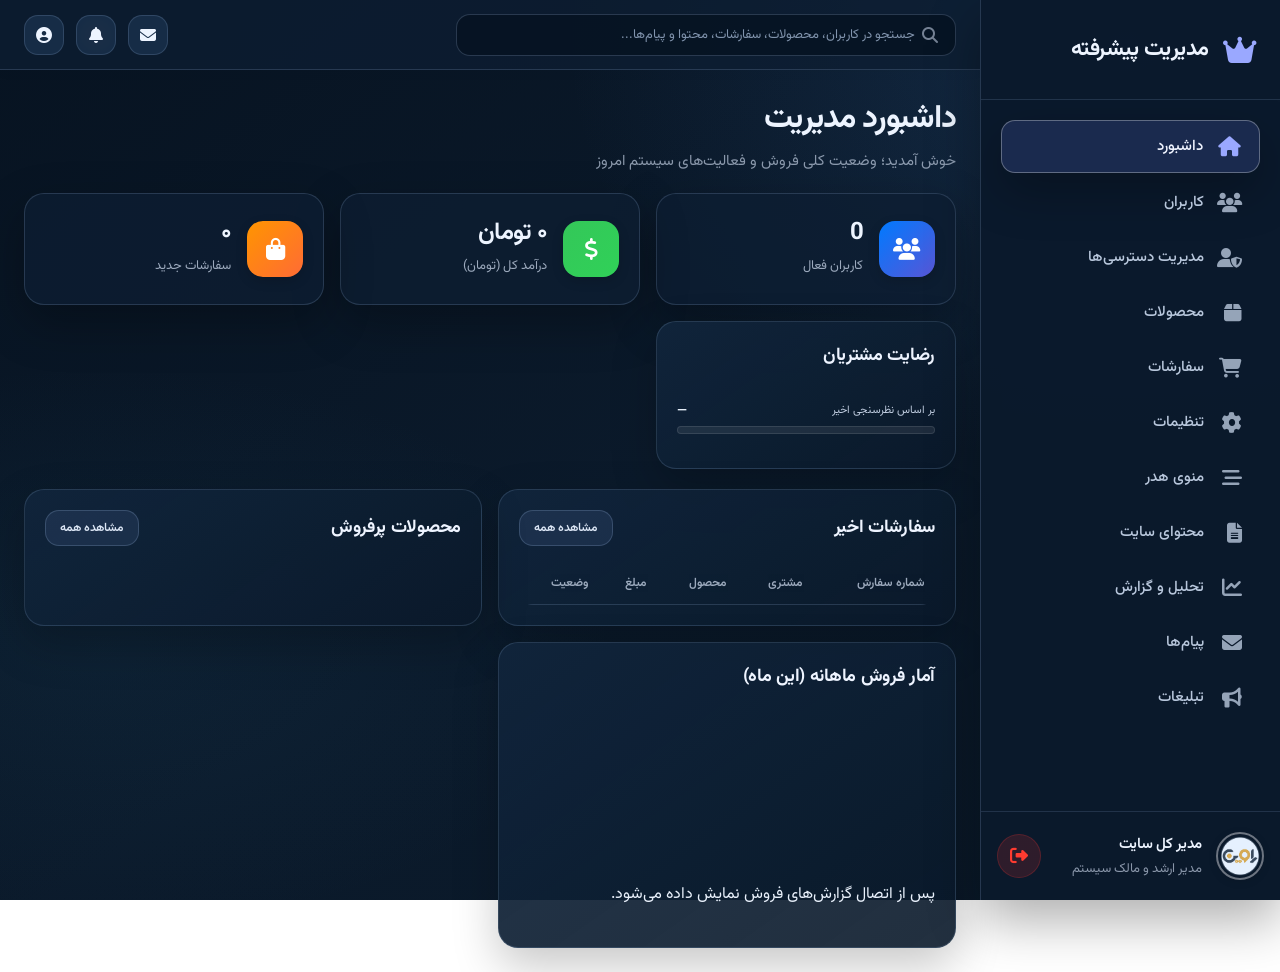
<file: html/admin.html>
<!doctype html>
<html lang="fa" dir="rtl">

<head>
  <meta charset="UTF-8" />
  <meta name="viewport" content="width=device-width, initial-scale=1.0" />
  <title>پنل مدیریت | بنام آکادمی</title>
  <link rel="icon" type="image/png" href="../images/benam-academy-icon.png" />
  <meta name="description" content="پنل مدیریت محتوا، کاربران، سفارشات و تنظیمات سایت." />
  <!-- The admin stylesheet, split by area. ORDER MATTERS: admin-base.css
         defines the :root variables the rest read, and admin-msg-actions.css
         carries the [hidden] rule that must win over everything before it. -->
  <link rel="stylesheet" href="../styles/pages/admin-base.css" />
  <link rel="stylesheet" href="../styles/pages/admin-views.css" />
  <link rel="stylesheet" href="../styles/pages/admin-header-menu.css" />
  <link rel="stylesheet" href="../styles/pages/admin-modals.css" />
  <link rel="stylesheet" href="../styles/pages/admin-content-tab.css" />
  <link rel="stylesheet" href="../styles/pages/admin-content-tab-2.css" />
  <link rel="stylesheet" href="../styles/pages/admin-content-tab-3.css" />
  <link rel="stylesheet" href="../styles/pages/admin-add-item.css" />
  <link rel="stylesheet" href="../styles/pages/admin-anim.css" />
  <link rel="stylesheet" href="../styles/pages/admin-permissions.css" />
  <link rel="stylesheet" href="../styles/pages/admin-products.css" />
  <link rel="stylesheet" href="../styles/pages/admin-orders.css" />
  <link rel="stylesheet" href="../styles/pages/admin-downloads.css" />
  <link rel="stylesheet" href="../styles/pages/admin-messages.css" />
  <link rel="stylesheet" href="../styles/pages/admin-search.css" />
  <link rel="stylesheet" href="../styles/pages/admin-msg-actions.css" />
  <link rel="stylesheet" href="../styles/pages/admin-notifications.css" />
  <link rel="stylesheet" href="../styles/pages/admin-ads.css" />
  <link rel="stylesheet" href="../styles/main/up-btn.css">
  <link rel="stylesheet" href="https://cdnjs.cloudflare.com/ajax/libs/font-awesome/6.7.2/css/all.min.css"
    integrity="sha384-nRgPTkuX86pH8yjPJUAFuASXQSSl2/bBUiNV47vSYpKFxHJhbcrGnmlYpYJMeD7a" crossorigin="anonymous"
    referrerpolicy="no-referrer" />
  <link rel="stylesheet" href="../styles/pages/site-theme.css" />
</head>

<body class="site-page admin-page">
  <!-- Sidebar -->
  <aside class="sidebar" id="sidebar">
    <div class="sidebar-header">
      <div class="logo">
        <i class="fas fa-crown"></i>
        <span>مدیریت پیشرفته</span>
      </div>
      <button type="button" class="close-btn" id="closeSidebar">
        <i class="fas fa-times"></i>
      </button>
    </div>

    <nav class="sidebar-nav">
      <ul>
        <li class="active" data-view="dashboard">
          <a href="#dashboard">
            <i class="fas fa-home"></i>
            <span>داشبورد</span>
          </a>
        </li>

        <!-- Users Link (No dropdown) -->
        <li data-view="users">
          <a href="#users">
            <i class="fas fa-users"></i>
            <span>کاربران</span>
          </a>
        </li>
        <li data-view="staff">
          <a href="#staff">
            <i class="fas fa-user-shield"></i>
            <span>مدیریت دسترسی‌ها</span>
          </a>
        </li>

        <!-- Products Link (No dropdown) -->
        <li data-view="products">
          <a href="#products">
            <i class="fas fa-box"></i>
            <span>محصولات</span>
          </a>
        </li>

        <li data-view="orders">
          <a href="#orders">
            <i class="fas fa-shopping-cart"></i>
            <span>سفارشات</span>
            <span class="badge" id="orders-badge" style="display:none"></span>
          </a>
        </li>

        <!-- Settings Link (No dropdown) -->
        <li data-view="settings">
          <a href="#settings">
            <i class="fas fa-cog"></i>
            <span>تنظیمات</span>
          </a>
        </li>
        <li data-view="header-menu">
          <a href="#header-menu">
            <i class="fas fa-bars-staggered"></i>
            <span>منوی هدر</span>
          </a>
        </li>

        <li data-view="site-content">
          <a href="#site-content">
            <i class="fas fa-file-alt"></i>
            <span>محتوای سایت</span>
          </a>
        </li>

        <li data-view="analytics">
          <a href="#analytics">
            <i class="fas fa-chart-line"></i>
            <span>تحلیل و گزارش</span>
          </a>
        </li>

        <li data-view="messages">
          <a href="#messages">
            <i class="fas fa-envelope"></i>
            <span>پیام‌ها</span>
            <span class="badge" id="messages-badge" style="display: none;"></span>
          </a>
        </li>
        <li data-view="ads">
          <a href="#ads">
            <i class="fas fa-bullhorn"></i>
            <span>تبلیغات</span>
          </a>
        </li>
      </ul>
    </nav>

    <div class="sidebar-footer">
      <div class="user-profile" id="userProfileTrigger" onclick="switchView('profile')" style="cursor: pointer"
        title="ویرایش پروفایل مدیر کل">
        <img src="../images/ravin.png" alt="پروفایل مدیر کل" id="sidebarAvatar" />
        <div class="user-info">
          <h4 id="sidebarUserName">مدیر کل سایت</h4>
          <p id="sidebarUserRole">مدیر ارشد و مالک سیستم</p>
        </div>
      </div>
      <button type="button" class="logout-btn" id="logoutBtn" title="خروج از سیستم">
        <i class="fas fa-sign-out-alt"></i>
      </button>
    </div>
  </aside>

  <!-- Main Content -->
  <main class="main-content">
    <!-- Top Header -->
    <header class="top-header">
      <button type="button" class="menu-toggle" id="menuToggle">
        <i class="fas fa-bars"></i>
      </button>

      <div class="search-box">
        <i class="fas fa-search"></i>
        <input type="text" id="globalSearch" placeholder="جستجو در کاربران، محصولات، سفارشات، محتوا و پیام‌ها..."
          autocomplete="off" aria-label="جستجوی سریع در سیستم" />
        <!-- Results drop under the box; filled by renderGlobalSearch(). -->
        <div class="global-search" id="globalSearchResults"></div>
      </div>

      <div class="header-actions">
        <div style="position: relative;">
          <button type="button" class="header-btn" id="messagesHeaderBtn" title="پیام‌ها" style="position: relative;">
            <i class="fas fa-envelope"></i>
            <span class="notification-dot" id="messages-header-badge"
              style="position: absolute; top: -2px; right: -2px; width: 10px; height: 10px; background: var(--danger); border-radius: 50%; display: none;"></span>
          </button>

          <!-- FLOATING MESSAGES PANEL -->
          <div class="messages-floating-panel" id="messagesFloatingPanel"
            style="position: absolute; top: 50px; left: 0; width: 320px; background: rgba(255, 255, 255, 0.9); backdrop-filter: blur(20px); border: 1px solid rgba(255, 255, 255, 0.4); border-radius: 12px; box-shadow: 0 10px 25px rgba(0, 0, 0, 0.1); z-index: 10002; padding: 15px; display: none; text-align: right; direction: rtl;">
            <div
              style="display: flex; justify-content: space-between; align-items: center; border-bottom: 1px solid rgba(0,0,0,0.06); padding-bottom: 10px; margin-bottom: 10px;">
              <h4 style="margin: 0; color: var(--text-primary); font-size: 14px; font-weight: bold;"><i
                  class="fas fa-envelope-open-text" style="color: var(--primary); margin-left: 6px;"></i> پیام‌های اخیر
              </h4>
              <button type="button" id="closeFloatingPanelBtn"
                style="background: none; border: none; cursor: pointer; color: var(--text-secondary); font-size: 14px;"><i
                  class="fas fa-times"></i></button>
            </div>
            <div id="floatingMessagesContainer"
              style="display: flex; flex-direction: column; gap: 10px; max-height: 280px; overflow-y: auto; padding-left: 5px;">
              <!-- Rendered dynamically with JS -->
            </div>
            <button type="button" id="openMessagesTabBtn" class="open-messages-tab-btn">
              <i class="fas fa-inbox"></i> مشاهده همه پیام‌ها
            </button>
          </div>
        </div>

        <!-- NEW BEAUTIFUL NOTIFICATION BELL -->
        <div style="position: relative;" class="notif-wrapper">
          <button type="button" class="header-btn notif-bell-btn" id="notificationBtn" title="اعلان‌ها">
            <i class="fas fa-bell"></i>
            <span class="notif-badge" id="notifBadge"
              style="position: absolute; top: -2px; right: -2px; min-width: 16px; height: 16px; background: linear-gradient(135deg, var(--danger), #ff6b6b); color: white; border-radius: 50%; font-size: 10px; font-weight: 800; display: flex; align-items: center; justify-content: center; box-shadow: 0 0 8px rgba(255, 59, 48, 0.6); animation: badge-bounce 0.4s ease; display: none;"></span>
            <span class="bell-glow"></span>
          </button>
          <!-- Animated Notification Dropdown -->
          <div class="notification-dropdown glass-notif-dropdown" id="notificationDropdown"
            style="position: absolute; top: 60px; left: 0; width: 360px; background: rgba(255, 255, 255, 0.85); backdrop-filter: blur(24px) saturate(140%); -webkit-backdrop-filter: blur(24px) saturate(140%); border: 1px solid rgba(255, 255, 255, 0.4); border-radius: 20px; box-shadow: 0 20px 50px rgba(0,0,0,0.12), 0 0 0 1px rgba(255,255,255,0.2); z-index: 10003; padding: 0; overflow: hidden; text-align: right; direction: rtl; opacity: 0; transform: translateY(-15px) scale(0.96); pointer-events: none; transition: all 0.35s cubic-bezier(0.34, 1.56, 0.64, 1);">
            <div class="notif-header"
              style="padding: 18px 22px; background: linear-gradient(135deg, rgba(0,122,255,0.06), rgba(0,122,255,0.02)); border-bottom: 1px solid rgba(255,255,255,0.3); display: flex; justify-content: space-between; align-items: center;">
              <h4
                style="margin: 0; color: var(--text-primary); font-size: 15px; font-weight: 700; letter-spacing: -0.3px; display: flex; align-items: center; gap: 8px;">
                <span
                  style="width: 8px; height: 8px; background: linear-gradient(135deg, var(--primary), #34c759); border-radius: 50%; box-shadow: 0 0 6px var(--primary); animation: pulse-glow 2s infinite;"></span>
                اعلان‌های سیستم
              </h4>
              <button type="button" class="btn-secondary"
                onclick="document.getElementById('notificationDropdown').classList.remove('active'); document.body.classList.remove('notification-panel-open'); switchView('notifications')"
                style="font-size: 11px; padding: 5px 10px; border-radius: 8px; background: rgba(255,255,255,0.6); border: 1px solid rgba(0,0,0,0.06); color: var(--primary); font-weight: 600; cursor: pointer; transition: all 0.2s;">
                مشاهده همه
              </button>
            </div>
            <div class="notif-body" id="notifListContainer"
              style="padding: 10px 14px; max-height: 320px; overflow-y: auto; display: flex; flex-direction: column; gap: 8px;">
            </div>
          </div>
        </div>

        <button type="button" class="header-btn" id="profileHeaderBtn" title="پروفایل کاربری" onclick="switchView('profile')">
          <i class="fas fa-user-circle"></i>
        </button>
      </div>
    </header>

    <!-- VIEW 1: DASHBOARD -->
    <div id="view-dashboard" class="admin-view active">
      <div class="dashboard-content">
        <div class="page-title">
          <h1>داشبورد مدیریت</h1>
          <p>خوش آمدید؛ وضعیت کلی فروش و فعالیت‌های سیستم امروز</p>
        </div>

        <!-- Stats Cards -->
        <div class="stats-grid">
          <div class="stat-card">
            <div class="stat-icon blue"><i class="fas fa-users"></i></div>
            <div class="stat-info">
              <h3 id="stat-users">۰</h3>
              <p>کاربران فعال</p>
            </div>
          </div>
          <div class="stat-card">
            <div class="stat-icon green">
              <i class="fas fa-dollar-sign"></i>
            </div>
            <div class="stat-info">
              <h3 id="stat-revenue">۰</h3>
              <p>درآمد کل (تومان)</p>
            </div>
          </div>
          <div class="stat-card">
            <div class="stat-icon orange">
              <i class="fas fa-shopping-bag"></i>
            </div>
            <div class="stat-info">
              <h3 id="stat-orders">۰</h3>
              <p>سفارشات جدید</p>
            </div>
          </div>
          <div class="glass-card">
            <div class="card-header">
              <h2>رضایت مشتریان</h2>
            </div>
            <div style="padding: 14px 0;">
              <div style="display: flex; justify-content: space-between; align-items: center; margin-bottom: 6px;">
                <span style="font-size: 11px; color: var(--text-secondary);">بر اساس نظرسنجی اخیر</span>
                <strong id="stat-satisfaction" style="font-size: 13px; color: var(--text-primary);">—</strong>
              </div>
              <div
                style="height: 8px; background: rgba(255,255,255,0.08); border-radius: 99px; overflow: hidden; border: 1px solid rgba(255,255,255,0.1);">
                <div id="stat-satisfaction-bar"
                  style="height: 100%; width: 0%; background: linear-gradient(90deg, #34C759, #5ee08a); border-radius: 99px; transition: width 0.6s ease; box-shadow: 0 0 8px rgba(52,199,89,0.35);">
                </div>
              </div>
            </div>
          </div>
        </div>

        <!-- Charts and Tables Section -->
        <div class="content-grid">
          <div class="glass-card">
            <div class="card-header">
              <h2>سفارشات اخیر</h2>
              <button type="button" class="btn-secondary" onclick="switchView('orders')">
                مشاهده همه
              </button>
            </div>
            <div class="table-container">
              <table class="data-table" id="dashboardOrdersTable">
                <thead>
                  <tr>
                    <th>شماره سفارش</th>
                    <th>مشتری</th>
                    <th>محصول</th>
                    <th>مبلغ</th>
                    <th>وضعیت</th>
                  </tr>
                </thead>
                <tbody></tbody>
              </table>
            </div>
          </div>

          <div class="glass-card">
            <div class="card-header">
              <h2>محصولات پرفروش</h2>
              <button type="button" class="btn-secondary" onclick="switchView('products')">
                مشاهده همه
              </button>
            </div>
            <div class="products-list" id="dashboardTopProducts"></div>
          </div>

          <div class="glass-card">
            <div class="card-header">
              <h2>آمار فروش ماهانه (این ماه)</h2>
            </div>
            <div class="stats-chart">
              <div class="chart-bars">
                <p class="chart-empty-state">پس از دریافت داده‌های فروش نمایش داده می‌شود.</p>
              </div>
            </div>
          </div>

        </div>
      </div>
    </div>

    <!-- VIEW 2: USERS -->
    <div id="view-users" class="admin-view">
      <div class="dashboard-content">
        <div class="page-title" style="
              display: flex;
              justify-content: space-between;
              align-items: center;
            ">
          <div>
            <h1>مدیریت کاربران</h1>

          </div>
        </div>
        <div class="glass-card">
          <div class="card-header">
            <h2>لیست کاربران سیستم</h2>
            <input type="text" id="userTableSearch" class="form-control" style="max-width: 250px; padding: 8px 12px"
              placeholder="جستجوی کاربر..." />
          </div>
          <div class="table-container">
            <table class="data-table" id="usersManageTable">
              <thead>
                <tr>
                  <th>شناسه</th>
                  <th>نام</th>
                  <th>ایمیل</th>
                  <th>تلفن همراه</th>
                  <th>تاریخ عضویت</th>
                  <th>وضعیت</th>
                  <th>عملیات</th>
                </tr>
              </thead>
              <tbody></tbody>
            </table>
          </div>
        </div>
      </div>
    </div>

    <!-- VIEW: STAFF / ACCESS MANAGEMENT -->
    <div id="view-staff" class="admin-view">
      <div class="dashboard-content">
        <div class="page-title staff-page-title">
          <div>
            <h1>مدیریت دسترسی‌ها</h1>
            <p>فهرست مدیران و ادمین‌های سامانه</p>
          </div>
          <button type="button" class="btn-primary" onclick="openModal('addUserModal')"><i class="fas fa-user-plus"></i> افزودن مدیر
            یا ادمین</button>
        </div>
        <div class="glass-card">
          <div class="card-header">
            <h2>مدیران و ادمین‌ها</h2><input type="text" id="staffTableSearch" class="form-control"
              style="max-width:250px;padding:8px 12px" placeholder="جستجوی مدیر یا ادمین..." />
          </div>
          <div class="table-container">
            <table class="data-table" id="staffManageTable">
              <thead>
                <tr>
                  <th>شناسه</th>
                  <th>نام کاربر</th>
                  <th>سطح دسترسی</th>
                  <th>ایمیل</th>
                  <th>تلفن همراه</th>
                  <th>وضعیت</th>
                  <th>عملیات</th>
                </tr>
              </thead>
              <tbody></tbody>
            </table>
          </div>
        </div>
      </div>
    </div>

    <!-- VIEW 3: PRODUCTS -->
    <div id="view-products" class="admin-view">
      <div class="dashboard-content">
        <div class="page-title" style="
              display: flex;
              justify-content: space-between;
              align-items: center;
            ">
          <div>
            <h1>مدیریت محصولات</h1>
            <p>فایل‌ها و ویدیوهای قابل فروش، متصل به مطالب سایت</p>
          </div>
          <button type="button" class="btn-primary" onclick="openModal('addProductModal')">
            <i class="fas fa-plus"></i> افزودن محصول
          </button>
        </div>
        <div class="glass-card">
          <div class="card-header">
            <h2>لیست محصولات انبار</h2>
            <input type="text" id="productTableSearch" class="form-control" style="max-width: 250px; padding: 8px 12px"
              placeholder="جستجوی محصول..." />
          </div>
          <div class="table-container">
            <table class="data-table" id="productsManageTable">
              <thead>
                <tr>
                  <th>تصویر</th>
                  <th>نام محصول</th>
                  <th>فرمت فایل</th>
                  <th>قیمت (تومان)</th>
                  <th>شناسه محتوا (ID)</th>
                  <th>عملیات</th>
                </tr>
              </thead>
              <tbody></tbody>
            </table>
          </div>
        </div>
      </div>
    </div>

    <!-- VIEW 4: ORDERS -->
    <div id="view-orders" class="admin-view">
      <div class="dashboard-content">
        <div class="page-title"
          style="display: flex; justify-content: space-between; align-items: center; flex-wrap: wrap; gap: 10px;">
          <div>
            <h1>مدیریت سفارشات</h1>
            <p>بررسی و پیگیری سفارشات ثبت شده</p>
          </div>
          <button type="button" class="btn-primary" onclick="downloadOrdersReport()"
            style="background-color: #10b981; border-color: #10b981; border-radius: 8px; font-weight: bold; display: flex; align-items: center; gap: 8px; font-size: 13px; padding: 10px 16px; cursor: pointer;">
            <i class="fas fa-file-excel"></i> دانلود گزارش اکسل (CSV)
          </button>
        </div>
        <div class="orders-summary" id="ordersSummary"></div>

        <div class="glass-card">
          <div class="card-header">
            <h2>کلیه سفارشات</h2>
            <select class="select-dropdown" id="orderStatusFilter">
              <option value="all">همه وضعیت‌ها</option>
              <option value="success">پرداخت موفق</option>
              <option value="failed">پرداخت ناموفق</option>
              <option value="cancelled">لغو شده</option>
              <option value="pending">در حال پردازش</option>
            </select>
          </div>
          <div class="table-container">
            <table class="data-table" id="ordersFullTable">
              <thead>
                <tr>
                  <th>شماره سفارش</th>
                  <th>مشتری</th>
                  <th>محصول</th>
                  <th>مبلغ</th>
                  <th>تاریخ ثبت</th>
                  <th>وضعیت</th>
                  <th>عملیات</th>
                </tr>
              </thead>
              <tbody></tbody>
            </table>
          </div>
        </div>
      </div>
    </div>

    <!-- VIEW 5: SETTINGS -->
    <div id="view-settings" class="admin-view">
      <div class="dashboard-content">
        <div class="page-title">
          <h1>تنظیمات پیشرفته سایت</h1>
        </div>
        <div class="content-grid"
          style="display: grid; grid-template-columns: repeat(auto-fit, minmax(320px, 1fr)); gap: 20px; align-items: stretch; direction: rtl;">

          <!-- CARD 1: GENERAL & SUPPORT -->
          <div class="glass-card"
            style="min-height: 420px; display: flex; flex-direction: column; justify-content: space-between;">
            <form id="settingsGeneralForm"
              style="text-align: right; direction: rtl; display: flex; flex-direction: column; justify-content: space-between; height: 100%;">
              <div>
                <div class="card-header" style="margin-bottom: 1rem;">
                  <h2>⚙️ تنظیمات عمومی و پشتیبانی</h2>
                </div>
                <div class="form-group" style="margin-bottom: 1rem;">
                  <label>آدرس ایمیل پشتیبانی</label>
                  <input type="email" id="setSupportEmail" class="form-control" value="support@benamacademy.ir"
                    required />
                </div>
                <div class="form-group" style="margin-bottom: 1rem;">
                  <label>شماره تماس پشتیبانی</label>
                  <input type="text" id="setSupportPhone" class="form-control" value="" required />
                </div>

                <!-- Maintenance Mode Slider -->
                <div
                  style="background: rgba(255, 149, 0, 0.12); padding: 12px; border-radius: 10px; border: 1px solid rgba(255, 149, 0, 0.35); display: flex; justify-content: space-between; align-items: center; margin-bottom: 1.5rem; box-shadow: 0 4px 12px rgba(255, 149, 0, 0.05);">
                  <span style="font-weight: bold; font-size: 13px; color: var(--text-primary);">🛠️ فعال‌سازی حالت
                    تعمیرات سایت</span>
                  <label class="content-editor_toggle" style="margin-bottom: 0;">
                    <input type="checkbox" id="setMaintenanceMode"
                      style="cursor: pointer; width: 18px; height: 18px;" />
                  </label>
                </div>
              </div>

              <button type="submit" class="btn-primary" style="width: 100%; margin-top: auto; cursor: pointer;">ذخیره
                تنظیمات عمومی</button>
            </form>
          </div>

          <!-- CARD 2: GATEWAY SETTINGS -->
          <div class="glass-card"
            style="min-height: 420px; display: flex; flex-direction: column; justify-content: space-between;">
            <form id="settingsGatewayForm"
              style="text-align: right; direction: rtl; display: flex; flex-direction: column; justify-content: space-between; height: 100%;">
              <div>
                <div class="card-header" style="margin-bottom: 1rem;">
                  <h2>💳 تنظیمات نمایش پرداخت</h2>
                  <p class="form-hint">اطلاعات اتصال به درگاه بانکی باید در تنظیمات امن بک‌اند پیکربندی شود و در مرورگر نگه‌داری نمی‌شود.</p>
                </div>
                <div class="form-group" style="margin-bottom: 1.5rem;">
                  <label>واحد پولی پیش‌فرض سایت</label>
                  <select id="setCurrencyUnit" class="form-control select-dropdown"
                    style="width: 100%; padding: 8px; border-radius: 6px; background: #1e293b; color: #f1f5f9; border: 1px solid rgba(255,255,255,0.1);">
                    <option value="toman">تومان (پیش‌فرض)</option>
                    <option value="rial">ریال ایران</option>
                  </select>
                </div>
              </div>

              <button type="submit" class="btn-primary" style="width: 100%; margin-top: auto; cursor: pointer;">ذخیره
                تنظیمات درگاه</button>
            </form>
          </div>



        </div>
      </div>
    </div>

    <!-- VIEW: HEADER MENU -->
    <div id="view-header-menu" class="admin-view">
      <div class="dashboard-content">
        <div class="page-title">
          <h1>منوی هدر</h1>
          <p>نام‌های منو را ویرایش کنید و آیتم‌های جدید را به منوی اصلی یا تا سه سطح از زیرمجموعه‌ها اضافه کنید.</p>
        </div>
        <div class="alert alert-info header-label-editor__notice" role="note">
          فعلاً نام‌ها در همین مرورگر ذخیره می‌شوند. برای نمایش یکسان به همهٔ بازدیدکنندگان، اتصال API در مرحلهٔ تحویل به بک‌اند انجام می‌شود.
        </div>
        <form id="headerLabelsForm" class="header-label-editor">
          <div id="headerLabelFields"></div>
          <div class="header-label-editor__actions">
            <button type="submit" class="btn-primary">ذخیره تغییرات منو</button>
            <button type="button" id="resetHeaderLabelsBtn" class="btn-secondary">بازگردانی نام‌های پیش‌فرض</button>
          </div>
        </form>

        <section class="header-custom-menu-manager" aria-labelledby="headerCustomMenuTitle">
          <div class="header-custom-menu-manager__heading">
            <h2 id="headerCustomMenuTitle">افزودن آیتم به منو</h2>
            <p>برای افزودن فقط عنوان و محل را انتخاب کنید. هر منوی افزوده‌شده در پنل بخش مستقل و کامل دارد. عنوان تازه زیر یک منوی اصلی، هم‌سطح عنوان‌های موجود آن منو نمایش داده می‌شود و شماره‌اش خودکار از آخرین عنوان خوانده می‌شود؛ مثلاً عنوان چهارم «برای دانشجویان» کنار «کتاب و جزوه» و عنوان‌های دیگر می‌آید، نه در انتهای منو. آیتم منوی اصلی پس از «قوانین و مقررات» قرار می‌گیرد و پیوند دسته از عنوان ساخته می‌شود.</p>
          </div>
          <form id="addHeaderCustomItemForm" class="header-custom-menu-add">
            <label class="form-group" for="customMenuLabel">
              <span>عنوان آیتم</span>
              <input class="form-control" id="customMenuLabel" name="customMenuLabel" maxlength="80" required />
            </label>
            <label class="form-group" for="customMenuParent">
              <span>محل قرارگیری</span>
              <select class="form-control" id="customMenuParent" name="customMenuParent"></select>
            </label>
            <button type="submit" class="btn-primary">افزودن آیتم</button>
          </form>
          <div class="header-custom-menu-manager__list">
            <p>مدیریت عنوان‌ها و زیرگروه‌های افزوده‌شده در همان بخش هر منو قرار دارد؛ دکمهٔ حذف کنار هر مورد، زیرمجموعه‌های وابسته را هم حذف می‌کند.</p>
            <button type="button" id="restoreHeaderStructureBtn" class="btn-secondary">بازگردانی ساختار پیش‌فرض منو</button>
          </div>
        </section>
      </div>
    </div>

    <!-- VIEW: MY PROFILE -->
    <div id="view-profile" class="admin-view">
      <div class="dashboard-content">
        <div class="page-title">
          <h1>پروفایل من</h1>
          <p>اطلاعات شخصی و امنیت حساب کاربری</p>
        </div>
        <div class="profile-layout">
          <section class="glass-card profile-identity-card">
            <div class="profile-avatar-wrap"><img id="profileAvatarPreview" src="../images/ravin.png"
                alt="تصویر پروفایل"><label for="profileAvatarFile" class="profile-avatar-edit"><i
                  class="fas fa-camera"></i></label><input id="profileAvatarFile" type="file" accept="image/*" hidden>
            </div><span class="profile-role-badge" id="profileRoleBadge">مدیر</span>
            <h2 id="profileHeadingName">مدیر کل سایت</h2><small><i class="fas fa-shield-halved"></i> اطلاعات شما محرمانه
              نگه داشته می‌شود</small>
          </section>
          <section class="glass-card profile-form-card">
            <form id="settingsAdminForm">
              <div class="profile-form-header">
                <h2>اطلاعات حساب و امنیت</h2><span>ویرایش مشخصات و رمز عبور</span>
              </div>
              <div class="profile-info-grid">
                <div class="form-group"><label>نام کاربری</label><input type="text" id="setAdminName"
                    class="form-control" required></div>
                <div class="form-group"><label>ایمیل</label><input type="email" id="profileEmail" class="form-control"
                    required></div>
                <div class="form-group"><label>تلفن همراه</label><input type="text" id="profilePhone"
                    class="form-control" required></div>
                <div class="form-group profile-photo-field"><label>تصویر پروفایل</label><button type="button"
                    id="profilePhotoChoose" class="btn-secondary"><i class="fas fa-image"></i> انتخاب تصویر از
                    دستگاه</button><input type="hidden" id="setAdminAvatar"></div>
              </div>
              <div class="profile-security-box">
                <h3><i class="fas fa-lock"></i> امنیت حساب</h3>
                <div class="form-group"><label>رمز عبور فعلی</label>
                  <div class="profile-password-wrap"><input type="password" id="setAdminCurrentPassword"
                      class="form-control" placeholder="رمز عبور فعلی"><i class="fas fa-eye toggle-password-settings"
                      data-target="setAdminCurrentPassword"></i></div>
                  <div id="passwordChangeAlert"></div>
                </div><button type="button" id="toggleNewPasswordBtn" class="profile-change-password"><i
                    class="fas fa-key"></i> تمایل به تغییر رمز عبور دارم</button>
                <div id="newPasswordSection" style="display:none">
                  <div class="profile-info-grid">
                    <div class="form-group"><label>رمز عبور جدید</label>
                      <div class="profile-password-wrap"><input type="password" id="setAdminPassword"
                          class="form-control"><i class="fas fa-eye toggle-password-settings"
                          data-target="setAdminPassword"></i></div>
                    </div>
                    <div class="form-group"><label>تکرار رمز عبور جدید</label>
                      <div class="profile-password-wrap"><input type="password" id="setAdminPasswordConfirm"
                          class="form-control"><i class="fas fa-eye toggle-password-settings"
                          data-target="setAdminPasswordConfirm"></i></div>
                    </div>
                  </div>
                </div>
              </div><button type="submit" class="btn-primary profile-save-btn">بازبینی و ذخیره تغییرات</button>
            </form>
          </section>
        </div>
      </div>
    </div>

    <!-- VIEW: SITE CONTENT -->
    <div id="view-site-content" class="admin-view">
      <div class="dashboard-content">
        <div class="page-title">
          <h1>مدیریت محتوای آیتم‌ها</h1>
          <p>ویرایش متن، بلوک‌های محتوا، ویدیو و فایل‌های دانلود</p>
        </div>

        <div class="glass-card" style="margin-bottom: 20px;">
          <div class="card-header"
            style="display:flex;justify-content:space-between;align-items:center;gap:1rem;flex-wrap:wrap;">
            <div>
              <h2>سکشن‌های صفحه اصلی</h2>
              <p style="margin:4px 0 0;font-size:12px;color:var(--text-secondary);">
                افزودن بخش تازه به صفحه اصلی و تعیین جای آن
              </p>
            </div>
            <button type="button" class="btn-primary" id="addHomeSectionBtn"
              style="background-color:#10b981;border-color:#10b981;font-size:14px;padding:8px 16px;border-radius:8px;cursor:pointer;">
              <i class="fas fa-plus"></i> افزودن سکشن
            </button>
          </div>
          <div id="homeSectionsList" class="home-sections-list"></div>
        </div>

        <div class="glass-card">
          <div class="card-header" style="
                display: flex;
                justify-content: space-between;
                align-items: center;
                gap: 1rem;
                flex-wrap: wrap;
              ">
            <div style="display: flex; align-items: center; gap: 1.5rem">
              <h2>لیست آیتم‌های سایت</h2>
              <button type="button" class="btn-primary" id="addNewContentItemBtn" style="
                    background-color: #10b981;
                    border-color: #10b981;
                    font-size: 14px;
                    padding: 8px 16px;
                    border-radius: 8px;
                    cursor: pointer;
                  ">
                + افزودن آیتم جدید
              </button>
            </div>
            <input type="text" id="contentTableSearch" class="form-control" placeholder="جستجو در آیتم‌ها..."
              style="max-width: 280px" />
          </div>
          <div id="groupedContentContainer" class="grouped-content-container"></div>
        </div>
      </div>
    </div>

    <!-- VIEW 6: ANALYTICS -->
    <!-- VIEW: ANALYTICS -->
    <div id="view-analytics" class="admin-view">
      <div class="dashboard-content">
        <div class="page-title">
          <h1>تحلیل و گزارش‌های پیشرفته</h1>
          <p>آمار عملکرد مالی، پرفروش‌ترین محصولات و نمودارهای پویا</p>
        </div>

        <!-- KPI Cards for Financial Metrics -->
        <div class="stats-grid"
          style="display: grid; grid-template-columns: repeat(auto-fit, minmax(240px, 1fr)); gap: 16px; margin-bottom: 24px;">
          <div class="stat-card" onclick="focusRevenueChart()" style="cursor: pointer;"
            title="جهت اسکرول به نمودار فروش کلیک کنید">
            <div class="stat-icon green"><i class="fas fa-calculator"></i></div>
            <div class="stat-info">
              <h3 id="set-analytics-avg">۰ تومان</h3>
              <p>میانگین مبلغ هر خرید</p>
            </div>
          </div>
          <div class="stat-card" onclick="jumpToCancelledOrders()" style="cursor: pointer;"
            title="جهت بررسی سفارشات لغو شده کلیک کنید">
            <div class="stat-icon red"><i class="fas fa-ban"></i></div>
            <div class="stat-info">
              <h3 id="set-analytics-cancel">۰٪</h3>
              <p>نرخ لغو سفارشات</p>
            </div>
          </div>
          <div class="stat-card" onclick="jumpToProducts()" style="cursor: pointer;"
            title="جهت ورود به مدیریت محصولات کلیک کنید">
            <div class="stat-icon blue"><i class="fas fa-graduation-cap"></i></div>
            <div class="stat-info">
              <h3 id="set-analytics-products">۰ عدد</h3>
              <p>کل محصولات و دوره‌ها</p>
            </div>
          </div>
        </div>

        <div class="content-grid"
          style="display: grid; grid-template-columns: repeat(auto-fit, minmax(350px, 1fr)); gap: 20px; align-items: stretch;">

          <!-- Live Monthly Revenue Chart -->
          <div class="glass-card" id="revenueChartCard" onclick="openExpandedChartModal()"
            style="display: flex; flex-direction: column; justify-content: space-between; cursor: pointer;"
            title="جهت مشاهده جزئیات بزرگتر و سالانه کلیک کنید">
            <div class="card-header">
              <h2>📊 نمودار فروش ماهیانه (تومان)</h2>
            </div>
            <div class="stats-chart"
              style="height: 250px; display: flex; align-items: flex-end; justify-content: center; margin-top: 20px;">
              <div class="chart-bars" id="dynamicChartBars"
                style="height: 220px; display: flex; align-items: flex-end; gap: 6px; width: 100%; justify-content: space-around; overflow-x: auto;">
                <!-- Rendered dynamically by JS -->
              </div>
            </div>
          </div>

          <!-- Bestselling Products Progress List -->
          <div class="glass-card" onclick="openExpandedBestsellersModal()"
            style="display: flex; flex-direction: column; justify-content: space-between; cursor: pointer;"
            title="جهت مشاهده لیست کامل و بزرگتر کلیک کنید">
            <div class="card-header" style="margin-bottom: 12px;">
              <h2>🏆 سه دوره و فایل پرفروش</h2>
            </div>
            <div id="bestsellingProductsContainer"
              style="display: flex; flex-direction: column; gap: 14px; text-align: right; direction: rtl; justify-content: center; height: 100%;">
              <!-- Rendered dynamically by JS -->
            </div>
          </div>

        </div>
      </div>
    </div>


    <!-- VIEW: NOTIFICATIONS -->
    <div id="view-notifications" class="admin-view">
      <div class="dashboard-content">
        <div class="page-title"
          style="display: flex; justify-content: space-between; align-items: center; flex-wrap: wrap; gap: 15px;">
          <div>
            <h1>اعلان‌های سیستم</h1>
            <p>رویدادهای جدید سفارش، کاربران و دسترسی‌ها با طراحی شیک</p>
          </div>
        </div>
        <div class="glass-card">
          <div class="card-header"
            style="display: flex; justify-content: space-between; align-items: center; gap: 12px; flex-wrap: wrap;">
            <h2>آخرین اعلان‌ها</h2>
            <button type="button" class="btn-secondary notif-clear-all" id="clearAllNotifsBtn"
              onclick="clearAllNotifications()" style="display: none;">
              <i class="fas fa-trash-can"></i> حذف همه
            </button>
          </div>
          <div id="notificationsPageList" class="notifications-list"
            style="display: flex; flex-direction: column; gap: 12px; padding: 10px 0;"></div>
        </div>
      </div>
    </div>

    <!-- VIEW 7: MESSAGES -->
    <div id="view-messages" class="admin-view">
      <div class="dashboard-content">
        <div class="page-title">
          <h1>پیام‌های کاربران</h1>
          <p>صندوق پیام‌ها و تیکت‌های پشتیبانی</p>
        </div>
        <div class="glass-card">
          <div class="card-header">
            <h2>صندوق پیام‌ها</h2>
          </div>
          <div class="notifications-list" id="messagesListContainer"></div>
        </div>
      </div>
    </div>

    <!-- VIEW: ADS -->
    <div id="view-ads" class="admin-view">
      <div class="dashboard-content">
        <div class="page-title"
          style="display:flex;justify-content:space-between;align-items:center;flex-wrap:wrap;gap:10px;">
          <div>
            <h1>مدیریت تبلیغات</h1>
            <p>بنر تبلیغاتیِ پایینِ صفحات اصلی، دسته‌بندی و مطالب</p>
          </div>
          <button type="button" class="btn-primary" id="addAdBtn"><i class="fas fa-plus"></i> افزودن تبلیغ</button>
        </div>
        <div class="glass-card">
          <div class="card-header">
            <h2>فهرست تبلیغات</h2>
          </div>
          <div class="table-container">
            <table class="data-table" id="adsTable">
              <thead>
                <tr>
                  <th>تصویر</th>
                  <th>عنوان</th>
                  <th>صفحات نمایش</th>
                  <th>نمایش</th>
                  <th>وضعیت</th>
                  <th>عملیات</th>
                </tr>
              </thead>
              <tbody id="adsTableBody"></tbody>
            </table>
          </div>
          <div id="adsEmpty" style="text-align:center;padding:2.5rem 1rem;color:var(--text-secondary);">
            <i class="fas fa-bullhorn" style="font-size:2rem;display:block;margin-bottom:10px;"></i>
            <p>هنوز تبلیغی ثبت نشده است. روی «افزودن تبلیغ» بزنید.</p>
          </div>
        </div>
      </div>
    </div>
  </main>

  <!-- Overlay -->
  <div class="overlay" id="overlay"></div>

  <!-- MODAL: ADD PRODUCT -->
  <div class="modal-overlay" id="editProductModal">
    <div class="modal-box modal-box--wide product-modal">
      <div class="modal-header">
        <h3><i class="fas fa-pen-to-square"></i> ویرایش محصول</h3>
        <button type="button" class="modal-close" onclick="closeModal('editProductModal')" aria-label="بستن"><i
            class="fas fa-times"></i></button>
      </div>
      <form id="editProductForm">
        <input type="hidden" id="editProdId" />
        <div class="product-form-grid">

          <section class="product-form-col">
            <h4 class="product-form-legend"><i class="fas fa-circle-info"></i> مشخصات محصول</h4>

            <div class="form-group">
              <label>مطلب مرتبط</label>
              <output id="editProdOwner" class="form-control form-control--readonly">—</output>
              <small class="field-hint">برای تغییر مطلب، محصول را حذف و دوباره ثبت کنید.</small>
            </div>

            <div class="form-group">
              <label>نام محصول</label>
              <input type="text" id="editProdName" class="form-control" required />
            </div>

            <div class="form-row">
              <div class="form-group">
                <label>نوع فایل</label>
                <select id="editProdCat" class="form-control select-dropdown">
                  <option value="pdf">فایل PDF (جزوه / کتاب)</option>
                  <option value="zip">فایل فشرده ZIP (پکیج کامل)</option>
                  <option value="mp4">ویدیوی آموزشی MP4</option>
                  <option value="xlsx">فایل اکسل Excel</option>
                </select>
              </div>
              <div class="form-group">
                <label>حجم فایل</label>
                <input type="text" id="editProdSize" class="form-control" placeholder="مثال: ۱۲ مگابایت" />
              </div>
            </div>
            <small class="field-hint" id="editProdCatHint"></small>

            <div class="form-group">
              <label>قیمت (تومان) — عدد صفر یعنی رایگان</label>
              <input type="text" id="editProdPrice" data-price-input inputmode="numeric" dir="ltr" class="form-control"
                required />
            </div>
          </section>

          <section class="product-form-col">
            <h4 class="product-form-legend"><i class="fas fa-folder-open"></i> فایل و تصویر</h4>

            <div class="form-group">
              <label>آدرس فایل</label>
              <div class="url-field">
                <input type="text" id="editProdFileUrl" class="form-control" dir="ltr"
                  placeholder="../files/course-101.pdf" />
                <button type="button" class="btn-secondary url-check-btn" id="editProdUrlCheck"
                  title="بررسی اینکه فایل واقعاً در این آدرس هست">
                  <i class="fas fa-circle-check"></i> بررسی
                </button>
              </div>
              <small class="field-hint" id="editProdUrlHint"></small>
              <div class="url-notice" id="editProdUrlNotice" hidden></div>
            </div>

            <div class="form-group">
              <label>تصویر محصول</label>
              <div class="image-picker">
                <img id="editProdImgPreview" class="image-picker__preview" src="../images/ravin.png"
                  alt="پیش‌نمایش تصویر محصول" />
                <div class="image-picker__actions">
                  <button type="button" class="btn-secondary" id="editProdImgChoose">
                    <i class="fas fa-image"></i> انتخاب تصویر
                  </button>
                  <button type="button" class="btn-secondary" id="editProdImgReset">
                    تصویر پیش‌فرض
                  </button>
                </div>
                <input type="file" id="editProdImgFile" accept="image/*" hidden />
                <input type="hidden" id="editProdImg" />
              </div>
              <small class="field-hint" id="editProdImgHint">
                تصویر مربعی حدود ۶۰۰ در ۶۰۰ پیکسل مناسب است.
              </small>
            </div>
          </section>

        </div>

        <div class="modal-footer">
          <button type="button" class="btn-secondary" onclick="closeModal('editProductModal')">انصراف</button>
          <button type="submit" class="btn-primary">ذخیره تغییرات</button>
        </div>
      </form>
    </div>
  </div>

  <div class="modal-overlay" id="addProductModal">
    <div class="modal-box modal-box--wide product-modal">
      <div class="modal-header">
        <h3>افزودن محصول جدید</h3>
        <button type="button" class="modal-close" onclick="closeModal('addProductModal')">
          <i class="fas fa-times"></i>
        </button>
      </div>
      <form id="addProductForm">
        <div class="product-form-grid">

          <!-- ستون راست: مشخصات محصول -->
          <section class="product-form-col">
            <h4 class="product-form-legend"><i class="fas fa-circle-info"></i> مشخصات محصول</h4>

            <div class="form-group">
              <label>این محصول به کدام مطلب سایت وصل است؟</label>
              <select id="newProdContentId" class="form-control select-dropdown" required>
                <!-- Populate dynamically with JS -->
              </select>
              <small class="field-hint">مطلبی که فایل زیر آن نمایش داده می‌شود.</small>
            </div>

            <div class="form-group">
              <label>نام محصول (عنوان فایل دانلودی)</label>
              <input type="text" id="newProdName" class="form-control" required
                placeholder="مثلا: دانلود فایل PDF آموزش مقدماتی" />
            </div>

            <div class="form-row">
              <div class="form-group">
                <label>نوع محصول (فرمت)</label>
                <select id="newProdCat" class="form-control select-dropdown">
                  <option value="pdf">فایل PDF (جزوه / کتاب)</option>
                  <option value="zip">فایل فشرده ZIP (پکیج کامل)</option>
                  <option value="mp4">ویدیوی آموزشی MP4</option>
                  <option value="xlsx">فایل اکسل Excel</option>
                </select>
              </div>
              <div class="form-group">
                <label>حجم فایل</label>
                <input type="text" id="newProdSize" class="form-control" placeholder="مثال: ۱۲ مگابایت" />
              </div>
            </div>

            <div class="form-group" style="margin-bottom: 1rem;">
              <label>نوع دسترسی به محصول</label>
              <div style="display: flex; gap: 1.5rem; margin-top: 6px;">
                <label
                  style="display: flex; align-items: center; gap: 6px; cursor: pointer; color: var(--text-primary); font-weight: 500;">
                  <input type="radio" name="prodAccessType" value="premium" checked id="accessTypePremium" /> 🔒 نقدی و
                  پولی
                </label>
                <label
                  style="display: flex; align-items: center; gap: 6px; cursor: pointer; color: var(--text-primary); font-weight: 500;">
                  <input type="radio" name="prodAccessType" value="free" id="accessTypeFree" /> 🟢 کاملاً رایگان
                </label>
              </div>
            </div>

            <div class="form-group" id="prodPriceContainer">
              <label>قیمت (تومان)</label>
              <input type="text" id="newProdPrice" data-price-input inputmode="numeric" dir="ltr" class="form-control"
                placeholder="مثال: ۵۰,۰۰۰" />
            </div>
          </section>

          <!-- ستون چپ: محل فایل -->
          <section class="product-form-col">
            <h4 class="product-form-legend"><i class="fas fa-folder-open"></i> محل نگهداری فایل</h4>

            <div class="form-group source-picker">
              <div class="source-options" id="newProdSourceOptions">
                <label class="source-option">
                  <input type="radio" name="newProdSource" value="link" checked />
                  <span class="source-option__body">
                    <strong><i class="fas fa-link"></i> فایل روی هاست خودتان</strong>
                    <small>PDF، ZIP یا Excel — از طریق File Manager در سی‌پنل آپلود کنید</small>
                  </span>
                </label>
                <label class="source-option">
                  <input type="radio" name="newProdSource" value="stream" />
                  <span class="source-option__body">
                    <strong><i class="fas fa-play-circle"></i> ویدیو از آپارات یا یوتیوب</strong>
                    <small>برای ویدیو همیشه این گزینه — پهنای باند سایت مصرف نمی‌شود</small>
                  </span>
                </label>
                <label class="source-option source-option--disabled">
                  <input type="radio" name="newProdSource" value="upload" disabled />
                  <span class="source-option__body">
                    <strong><i class="fas fa-cloud-arrow-up"></i> آپلود از دستگاه</strong>
                    <small>نیازمند اتصال سرور — به‌زودی فعال می‌شود</small>
                  </span>
                </label>
              </div>
            </div>

            <div class="form-group">
              <label id="newProdFileUrlLabel">لینک دانلود فایل اصلی محصول (پس از خرید موفق)</label>
              <div class="url-field">
                <input type="text" id="newProdFileUrl" class="form-control" dir="ltr" required
                  placeholder="../files/course-101.pdf" />
                <button type="button" class="btn-secondary url-check-btn" id="newProdUrlCheck"
                  title="بررسی اینکه فایل واقعاً در این آدرس هست">
                  <i class="fas fa-circle-check"></i> بررسی
                </button>
              </div>
              <small class="field-hint" id="newProdUrlHint">
                فایل را در پوشه <code>files</code> هاست آپلود کنید و آدرس آن را اینجا بنویسید،
                مثلاً <code dir="ltr">../files/course-101.pdf</code>
              </small>
              <div class="url-notice" id="newProdUrlNotice" hidden></div>
            </div>
          </section>

        </div>

        <div class="modal-footer">
          <button type="button" class="btn-secondary" onclick="closeModal('addProductModal')">انصراف</button>
          <button type="submit" class="btn-primary">ثبت محصول</button>
        </div>
      </form>
    </div>
  </div>

  <!-- MODAL: ADD USER -->
  <div class="modal-overlay" id="addUserModal">
    <div class="modal-box">
      <div class="modal-header">
        <h3>افزودن کاربر جدید</h3>
        <button type="button" class="modal-close" onclick="closeModal('addUserModal')">
          <i class="fas fa-times"></i>
        </button>
      </div>
      <form id="addUserForm">
        <div class="form-group" style="margin-bottom: 1rem;">
          <label>نقش کاربر</label>
          <select id="newUserRole" class="form-control select-dropdown"
            style="width: 100%; padding: 8px; border-radius: 6px; background: #1e293b; color: #f1f5f9; border: 1px solid rgba(255,255,255,0.1);"
            required>
            <option value="مدیر سایت">مدیر سایت</option>
            <option value="مدیر سیستم">مدیر سیستم</option>
            <option value="ادمین">ادمین</option>
          </select>
        </div>
        <div class="form-group" style="margin-bottom: 1rem;">
          <label>نام و نام خانوادگی</label>
          <input type="text" id="newUserName" class="form-control" required placeholder="مثال: علی رضایی" />
        </div>
        <div class="form-group" style="margin-bottom: 1rem;">
          <label>آدرس ایمیل</label>
          <input type="email" id="newUserEmail" class="form-control" required placeholder="reza@example.com" />
        </div>
        <div class="form-group" style="margin-bottom: 1rem;">
          <label>شماره تلفن همراه</label>
          <input type="text" id="newUserPhone" class="form-control" required placeholder="مثال: 09123456789" />
        </div>
        <div class="modal-footer">
          <button type="button" class="btn-secondary" onclick="closeModal('addUserModal')">
            انصراف
          </button>
          <button type="submit" class="btn-primary">ثبت کاربر جدید</button>
        </div>
      </form>
    </div>
  </div>

  <!-- MODAL: EDIT PROFILE -->
  <div class="modal-overlay" id="editProfileModal">
    <div class="modal-box">
      <div class="modal-header">
        <h3>پروفایل مدیر کل سایت</h3>
        <button type="button" class="modal-close" onclick="closeModal('editProfileModal')">
          <i class="fas fa-times"></i>
        </button>
      </div>
      <form id="editProfileForm">
        <div class="form-group">
          <label>نام مدیر کل</label>
          <input type="text" id="editNameInput" class="form-control" value="مدیر کل سایت" required />
        </div>
        <div class="form-group">
          <label>سمت</label>
          <input type="text" id="editRoleInput" class="form-control" value="مدیر ارشد و مالک سیستم" required />
        </div>
        <div class="form-group">
          <label>لینک تصویر پروفایل</label>
          <input type="text" id="editAvatarInput" class="form-control" value="../images/ravin.png" />
        </div>
        <div class="modal-footer">
          <button type="button" class="btn-secondary" onclick="closeModal('editProfileModal')">
            انصراف
          </button>
          <button type="submit" class="btn-primary">ذخیره تغییرات</button>
        </div>
      </form>
    </div>
  </div>

  <!-- MODAL: USER DETAILS -->
  <div class="modal-overlay" id="editUserModal">
    <div class="modal-box user-details-modal">
      <div class="modal-header user-details-modal__header">
        <button type="button" class="modal-close" onclick="closeModal('editUserModal')" aria-label="بستن"><i
            class="fas fa-times"></i></button>
      </div>
      <form id="editUserForm">
        <input type="hidden" id="editUserId" />
        <div class="user-modal-layout">
          <section class="user-modal-layout__identity">
            <section class="user-identity-card">
              <div class="user-identity-card__icon"><i class="fas fa-user"></i></div>
              <div><strong id="userModalDisplayName">—</strong></div>
            </section>
            <div class="user-readonly-grid">
              <div class="user-readonly-field"><label><i class="fas fa-fingerprint"></i> شناسه کاربر</label><output
                  id="editUserIdDisplay">—</output></div>
              <div class="user-readonly-field"><label><i class="fas fa-user"></i> نام کاربر</label><output
                  id="editUserNameDisplay">—</output></div>
              <div class="user-readonly-field"><label><i class="fas fa-envelope"></i> ایمیل</label><output
                  id="editUserEmailDisplay" dir="ltr">—</output></div>
              <div class="user-readonly-field"><label><i class="fas fa-phone"></i> تلفن همراه</label><output
                  id="editUserPhoneDisplay" dir="ltr">—</output></div>
            </div>
          </section>
          <section class="user-modal-layout__management">
            <details class="user-orders-accordion" id="userOrdersAccordion">
              <summary><span><i class="fas fa-shopping-bag"></i> سفارشات این کاربر</span><span
                  class="user-orders-accordion__hint" id="userOrdersCount">برای مشاهده کلیک کنید</span><i
                  class="fas fa-chevron-down"></i></summary>
              <div class="user-orders-list" id="userOrdersList"></div>
            </details>
            <div class="form-group user-status-field"><label>وضعیت حساب کاربری</label><select id="editUserStatus"
                class="form-control select-dropdown">
                <option value="فعال">🟢 فعال</option>
                <option value="غیرفعال">⚪ غیرفعال</option>
                <option value="بلاک شده">🔴 مسدود شده (بلاک)</option>
              </select></div>
            <section class="user-delete-zone">
              <div>
                <h4><i class="fas fa-trash-alt"></i> حذف حساب کاربری</h4>
                <p>پس از تأیید، کاربر برای ۱۰ ثانیه در لیست با هشدار قرمز نمایش داده می‌شود و سپس حذف خواهد شد.</p>
              </div><button type="button" id="deleteUserFromEditBtn"><i class="fas fa-trash"></i> حذف کاربر</button>
            </section>
          </section>
        </div>
        <div class="modal-footer"><button type="button" class="btn-secondary"
            onclick="closeModal('editUserModal')">بستن</button><button type="submit" class="btn-primary">ذخیره
            وضعیت</button></div>
      </form>
    </div>
  </div>

  <!-- MODAL: STAFF DETAILS -->
  <div class="modal-overlay" id="editStaffModal">
    <div class="modal-box user-details-modal staff-details-modal">
      <div class="modal-header user-details-modal__header"><button type="button" class="modal-close"
          onclick="closeModal('editStaffModal')" aria-label="بستن"><i class="fas fa-times"></i></button></div>
      <form id="editStaffForm"><input type="hidden" id="editStaffId">
        <div class="user-modal-layout">
          <section class="user-modal-layout__identity">
            <section class="user-identity-card">
              <div class="user-identity-card__icon"><i class="fas fa-user-shield"></i></div>
              <div><strong id="staffModalDisplayName">—</strong></div>
            </section>
            <div class="user-readonly-grid">
              <div class="user-readonly-field"><label><i class="fas fa-fingerprint"></i> شناسه کاربر</label><output
                  id="staffIdDisplay">—</output></div>
              <div class="user-readonly-field"><label><i class="fas fa-user"></i> نام کاربر <i
                    class="staff-modal-field-dot" data-staff-field="name" hidden></i></label><output
                  id="staffNameDisplay">—</output></div>
              <div class="user-readonly-field"><label><i class="fas fa-envelope"></i> ایمیل <i
                    class="staff-modal-field-dot" data-staff-field="email" hidden></i></label><output
                  id="staffEmailDisplay" dir="ltr">—</output></div>
              <div class="user-readonly-field"><label><i class="fas fa-phone"></i> تلفن همراه <i
                    class="staff-modal-field-dot" data-staff-field="phone" hidden></i></label><output
                  id="staffPhoneDisplay" dir="ltr">—</output></div>
            </div>
          </section>
          <section class="user-modal-layout__management"><button type="button" class="staff-audit-trigger"
              onclick="openStaffAuditModal()"><span>لیست تغییرات</span></button>
            <div class="form-group user-status-field"><label>سطح دسترسی</label><select id="editStaffRole"
                class="form-control select-dropdown">
                <option value="ادمین">ادمین</option>
                <option value="کاربر عادی">کاربر عادی (تنزل به کاربر)</option>
              </select><small id="editStaffRoleHint" class="field-hint"></small></div>
            <div class="form-group user-status-field"><label>وضعیت حساب کاربری</label><select id="editStaffStatus"
                class="form-control select-dropdown">
                <option value="فعال">🟢 فعال</option>
                <option value="غیرفعال">⚪ غیرفعال</option>
                <option value="بلاک شده">🔴 مسدود شده (بلاک)</option>
              </select></div>
            <section class="user-delete-zone">
              <div>
                <h4><i class="fas fa-trash-alt"></i> حذف حساب کاربری</h4>
                <p>پس از تأیید، حساب برای ۱۰ ثانیه با هشدار قرمز نمایش داده و سپس حذف می‌شود.</p>
              </div><button type="button" id="deleteStaffBtn"><i class="fas fa-trash"></i> حذف حساب</button>
            </section>
          </section>
        </div>
        <div class="modal-footer"><button type="button" class="btn-secondary"
            onclick="closeModal('editStaffModal')">بستن</button><button type="submit" class="btn-primary">ذخیره
            وضعیت</button></div>
      </form>
    </div>
  </div>
  <!-- MODAL: STAFF AUDIT LOG -->
  <div class="modal-overlay" id="staffAuditModal" style="z-index:2100">
    <div class="modal-box staff-audit-modal">
      <div class="modal-header">
        <h3><i class="fas fa-clock-rotate-left"></i> تاریخچه تغییرات</h3><button type="button" class="modal-close"
          onclick="closeModal('staffAuditModal')"><i class="fas fa-times"></i></button>
      </div>
      <div id="staffAuditList" class="staff-audit-list"></div>
    </div>
  </div>

  <!-- MODAL: EDIT SITE CONTENT -->
  <div class="modal-overlay" id="editContentModal">
    <div class="modal-box modal-box--wide">
      <div class="modal-header">
        <h3>ویرایش محتوای آیتم</h3>
        <button type="button" class="modal-close" onclick="closeModal('editContentModal')">
          <i class="fas fa-times"></i>
        </button>
      </div>
      <form id="editContentForm">
        <input type="hidden" id="editContentItemId" />

        <div class="content-editor_meta">
          <p class="content-editor_meta-sub" id="editContentCategory"></p>
        </div>

        <div class="form-row" style="display: flex; gap: 1rem; margin-bottom: 1rem">
          <div class="form-group" style="flex: 1">
            <label>عنوان آیتم (Title)</label>
            <input type="text" id="editContentTitleInput" class="form-control" placeholder="عنوان آیتم" required />
          </div>
          <div class="form-group" style="flex: 1">
            <label>آدرس تصویر شاخص (Image URL)</label>
            <input type="text" id="editContentImageInput" class="form-control"
              placeholder="آدرس تصویر (مثال: ../images/ravin.png)" />
          </div>
        </div>
        <div class="form-group" style="margin-bottom: 1rem">
          <label>خلاصه (excerpt)</label>
          <textarea id="editContentExcerpt" class="form-control" rows="2"
            placeholder="متن کوتاه برای کارت‌ها و لیست"></textarea>
        </div>

        <div class="content-editor_section">
          <div class="content-editor_section-header">
            <h4>بلوک‌های متن</h4>
            <div class="content-editor_toolbar">
              <button type="button" class="btn-secondary" data-add-block="heading">
                + عنوان
              </button>
              <button type="button" class="btn-secondary" data-add-block="paragraph">
                + پاراگراف
              </button>
              <button type="button" class="btn-secondary" data-add-block="list">
                + لیست
              </button>
              <button type="button" class="btn-secondary" data-add-block="ordered-list">
                + لیست شماره‌دار
              </button>
              <button type="button" class="btn-secondary" data-add-block="quote">
                + نقل‌قول
              </button>
              <button type="button" class="btn-secondary" data-add-block="link">
                + لینک
              </button>
              <button type="button" class="btn-secondary" data-add-block="image">
                + تصویر
              </button>
              <button type="button" class="btn-secondary" data-add-block="divider">
                + جداکننده
              </button>
              <button type="button" class="btn-secondary" data-add-block="html">
                + HTML سفارشی
              </button>
            </div>
          </div>
          <div id="contentBlocksEditor" class="content-blocks-editor"></div>
        </div>

        <div class="content-editor_section">
          <div class="content-editor_section-header">
            <h4>ویدیو</h4>
            <label class="content-editor_toggle">
              <input type="checkbox" id="contentVideoEnabled" />
              <span>نمایش ویدیو</span>
            </label>
          </div>
          <div id="contentVideoFields" hidden>
            <div class="form-group">
              <label>لینک ویدیو</label>
              <input type="text" id="contentVideoUrl" class="form-control"
                placeholder="https://www.youtube.com/watch?v=..." />
              <small class="field-hint">نشانی صفحه ویدیو در آپارات یا یوتیوب، یا آدرس مستقیم فایل.</small>
              <div class="url-notice" id="contentVideoUrlNotice" hidden></div>
            </div>
            <div class="form-row">
              <div class="form-group">
                <label>سرویس</label>
                <select id="contentVideoProvider" class="form-control select-dropdown">
                  <option value="youtube">یوتیوب</option>
                  <option value="aparat">آپارات</option>
                  <option value="file">فایل مستقیم</option>
                </select>
              </div>
              <div class="form-group">
                <label>عنوان ویدیو</label>
                <input type="text" id="contentVideoTitle" class="form-control" />
              </div>
            </div>
          </div>
        </div>

        <div class="content-editor_section"
          style="background: rgba(255, 149, 0, 0.05); border: 1px solid rgba(255, 149, 0, 0.15); border-radius: 12px; padding: 15px; margin-bottom: 1.5rem; text-align: right;">
          <div
            style="display: flex; justify-content: space-between; align-items: center; flex-wrap: wrap; gap: 10px; direction: rtl;">
            <label
              style="display: flex; align-items: center; gap: 8px; cursor: pointer; font-weight: bold; color: #fff; user-select: none;">
              <input type="checkbox" id="contentVideoIsPaid" style="width: 18px; height: 18px; cursor: pointer;" />
              <span>🔒 نیاز به خرید و قفل‌گذاری ویدیو؟ (نقدی و پولی)</span>
            </label>
            <div id="contentVideoPriceContainer" style="display: none; align-items: center; gap: 8px; direction: rtl;">
              <label style="font-size: 13px; color: var(--text-secondary);">قیمت ویدیو (تومان):</label>
              <input type="text" id="contentVideoPrice" data-price-input inputmode="numeric" dir="ltr"
                class="form-control" placeholder="مثال: ۵۰,۰۰۰" style="max-width: 140px; padding: 8px;" />
            </div>
          </div>
        </div>

        <div class="content-editor_section">
          <div class="content-editor_section-header">
            <h4>فایل‌های دانلود</h4>
            <button type="button" class="btn-secondary" id="addDownloadBtn">
              + افزودن فایل
            </button>
          </div>
          <div id="contentDownloadsEditor" class="content-downloads-editor"></div>

          <!-- New Files Gold Box -->
          <div class="content-editor_section"
            style="background: rgba(255, 149, 0, 0.05); border: 1px solid rgba(255, 149, 0, 0.15); border-radius: 12px; padding: 15px; margin-top: 1.5rem; text-align: right;">
            <div
              style="display: flex; justify-content: space-between; align-items: center; flex-wrap: wrap; gap: 10px; direction: rtl;">
              <label
                style="display: flex; align-items: center; gap: 8px; cursor: pointer; font-weight: bold; color: #fff; user-select: none;">
                <input type="checkbox" id="contentFilesIsPaid" style="width: 18px; height: 18px; cursor: pointer;" />
                <span>🔒 نیاز به خرید و قفل‌گذاری فایل‌های دانلود؟ (نقدی و پولی)</span>
              </label>
              <div id="contentFilesPriceContainer"
                style="display: none; align-items: center; gap: 8px; direction: rtl;">
                <label style="font-size: 13px; color: var(--text-secondary);">قیمت فایل‌ها (تومان):</label>
                <input type="text" id="contentFilesPrice" data-price-input inputmode="numeric" dir="ltr"
                  class="form-control" placeholder="مثال: ۵۰,۰۰۰" style="max-width: 140px; padding: 8px;" />
              </div>
            </div>
          </div>
        </div>

        <div class="modal-footer">
          <button type="button" class="btn-secondary" onclick="closeModal('editContentModal')">
            انصراف
          </button>
          <button type="button" class="btn-secondary" id="resetContentBtn">
            بازگشت به پیش‌فرض
          </button>
          <button type="submit" class="btn-primary">ذخیره محتوا</button>
        </div>
      </form>
    </div>
  </div>

  <!-- MODAL: ADD NEW ITEM -->
  <div class="modal-overlay" id="homeSectionModal">
    <div class="modal-box">
      <div class="modal-header">
        <h3><i class="fas fa-layer-group"></i> <span id="homeSectionModalTitle">افزودن سکشن جدید</span></h3>
        <button type="button" class="modal-close" onclick="closeModal('homeSectionModal')" aria-label="بستن"><i
            class="fas fa-times"></i></button>
      </div>
      <form id="homeSectionForm">
        <input type="hidden" id="homeSectionKey" />

        <div class="form-group" style="margin-bottom:1rem;">
          <label>نام سکشن</label>
          <input type="text" id="homeSectionTitle" class="form-control" required
            placeholder="مثلاً: دوره‌های پیشنهادی" />
          <small class="field-hint">همان عنوانی که بالای بخش در صفحه اصلی دیده می‌شود.</small>
        </div>

        <div class="form-row" style="margin-bottom:1rem;">
          <div class="form-group">
            <label>جای قرارگیری</label>
            <select id="homeSectionAfter" class="form-control select-dropdown"></select>
            <small class="field-hint">سکشن جدید بلافاصله بعد از بخش انتخاب‌شده می‌نشیند.</small>
          </div>
          <div class="form-group">
            <label>آیکون</label>
            <select id="homeSectionIcon" class="form-control select-dropdown">
              <option value="fa-layer-group">لایه‌ها</option>
              <option value="fa-heart">قلب</option>
              <option value="fa-star">ستاره</option>
              <option value="fa-fire">آتش</option>
              <option value="fa-graduation-cap">کلاه فارغ‌التحصیلی</option>
              <option value="fa-book">کتاب</option>
              <option value="fa-video">ویدیو</option>
              <option value="fa-file-lines">سند</option>
              <option value="fa-bolt">صاعقه</option>
            </select>
          </div>
        </div>

        <div class="form-row" style="margin-bottom:1rem;">
          <div class="form-group">
            <label>برچسب روی کارت‌ها (اختیاری)</label>
            <input type="text" id="homeSectionBadge" class="form-control" placeholder="مثلاً: پیشنهادی" />
          </div>
          <div class="form-group">
            <label>حداکثر تعداد نمایش</label>
            <input type="number" id="homeSectionLimit" class="form-control" min="1" max="24" value="8" />
          </div>
        </div>

        <label class="section-flag" style="margin-bottom:1rem;">
          <input type="checkbox" id="homeSectionShowAll" checked />
          <span>نمایش لینک «مشاهده همه»</span>
        </label>

        <div class="url-notice url-notice--info" style="margin-bottom:0;">
          <i class="fas fa-circle-info"></i>
          <span>پس از ساخت سکشن، از فهرست پایین همین صفحه با «افزودن آیتم جدید» به آن مطلب اضافه کنید.</span>
        </div>

        <div class="modal-footer">
          <button type="button" class="btn-secondary" onclick="closeModal('homeSectionModal')">انصراف</button>
          <button type="submit" class="btn-primary">ذخیره سکشن</button>
        </div>
      </form>
    </div>
  </div>

  <div class="modal-overlay" id="addNewItemModal">
    <!-- Wide and short rather than narrow and tall: six stacked fields in a
           500px box pushed the submit button off the bottom of the screen. -->
    <div class="modal-box add-item-modal">
      <div class="modal-header">
        <h3>افزودن آیتم جدید به سایت</h3>
        <button type="button" class="modal-close" onclick="closeModal('addNewItemModal')">
          <i class="fas fa-times"></i>
        </button>
      </div>
      <form id="addNewItemForm">
        <input type="hidden" id="newItemId" value="" />
        <div class="add-item-body">
          <!-- Right column: what the item is -->
          <section class="add-item-col">
            <h4 class="add-item-col__title">
              <i class="fas fa-file-lines"></i> مشخصات آیتم
            </h4>

            <div class="add-item-row">
              <div class="form-group">
                <label>دسته هدف</label>
                <select id="newItemCategory" class="form-control select-dropdown" required>
                  <!-- Populate dynamically with JS -->
                </select>
              </div>

              <div class="form-group">
                <label for="newItemIdPreview">شناسه یکتا (خودکار)</label>
                <input type="text" id="newItemIdPreview" class="form-control" readonly aria-describedby="newItemIdHelp"
                  placeholder="پس از انتخاب دسته ساخته می‌شود" />
                <small id="newItemIdHelp" class="add-item-id-help">شناسه به‌صورت خودکار ساخته می‌شود؛ شناسه‌های قبلی ثابت می‌مانند و آیتم تازه اول قرار می‌گیرد.</small>
              </div>
            </div>

            <div class="form-group">
              <label>عنوان آیتم</label>
              <input type="text" id="newItemTitle" class="form-control" placeholder="عنوان آیتم جدید" required />
            </div>

            <div class="form-group">
              <label>آدرس تصویر شاخص</label>
              <input type="text" id="newItemImage" class="form-control" placeholder="../images/ravin.png"
                value="../images/ravin.png" />
            </div>

            <div class="form-group">
              <label>خلاصه (Excerpt)</label>
              <textarea id="newItemExcerpt" class="form-control" rows="2"
                placeholder="توضیح کوتاه برای نمایش در کارت‌ها"></textarea>
            </div>
          </section>

          <!-- Left column: where it shows up. Default is the category page
                 only - the home page is a shop window with a fixed number of
                 slots, not a list of everything. -->
          <section class="add-item-col placement-field" id="newItemPlacementField">
            <h4 class="add-item-col__title">
              <i class="fas fa-map-pin"></i> محل نمایش آیتم
            </h4>

            <label class="placement-option">
              <input type="radio" name="newItemPlacement" value="list" checked />
              <span>
                <strong>فقط صفحه دسته‌بندی</strong>
                <small>آیتم در لیست دسته خودش دیده می‌شود — حالت معمول</small>
              </span>
            </label>

            <label class="placement-option" id="newItemPlacementHomeOption">
              <input type="radio" name="newItemPlacement" value="both" />
              <span>
                <strong>صفحه دسته‌بندی + صفحه اصلی</strong>
                <small id="newItemPlacementHint">
                  یک دسته انتخاب کنید تا ظرفیت آن نمایش داده شود
                </small>
              </span>
            </label>

            <p class="placement-notice" id="newItemPlacementNotice" hidden></p>
          </section>
        </div>

        <div class="modal-footer">
          <button type="button" class="btn-secondary" onclick="closeModal('addNewItemModal')">
            انصراف
          </button>
          <button type="submit" class="btn-primary">ثبت آیتم جدید</button>
        </div>
      </form>
    </div>
  </div>

  <!-- MODAL: ORDER DETAILS -->
  <div class="modal-overlay" id="orderDetailModal">
    <div class="modal-box" style="max-width: 550px;">
      <div class="modal-header">
        <h3>جزئیات و بررسی سفارش</h3>
        <button type="button" class="modal-close" onclick="closeModal('orderDetailModal')">
          <i class="fas fa-times"></i>
        </button>
      </div>
      <div class="modal-body" style="padding: 1.5rem; text-align: right; direction: rtl;">
        <div style="text-align: center; margin-bottom: 1.5rem;">
          <i class="fas fa-receipt" style="font-size: 3.5rem; color: var(--primary);"></i>
          <h4 style="margin-top: 10px; font-size: 18px; color: var(--text-primary); font-weight: bold;"
            id="detailOrderNum">شماره سفارش: #---</h4>
        </div>

        <div
          style="display: flex; flex-direction: column; gap: 12px; background: rgba(0,0,0,0.03); padding: 1.25rem; border-radius: 12px; border: 1px solid rgba(0,0,0,0.05); margin-bottom: 1.5rem;">
          <div style="display: flex; justify-content: space-between;"><strong style="color: var(--text-secondary);">نام
              خریدار:</strong><span id="detailOrderCustomer"
              style="color: var(--text-primary); font-weight: bold;">---</span></div>
          <div style="display: flex; justify-content: space-between;"><strong
              style="color: var(--text-secondary);">شماره همراه:</strong><span id="detailOrderPhone"
              style="color: var(--text-primary); font-weight: bold;">---</span></div>
          <div style="display: flex; justify-content: space-between;"><strong style="color: var(--text-secondary);">آدرس
              ایمیل:</strong><span id="detailOrderEmail"
              style="color: var(--text-primary); font-weight: bold;">---</span></div>
          <div style="display: flex; justify-content: space-between;"><strong style="color: var(--text-secondary);">نام
              محصول:</strong><span id="detailOrderProduct" style="color: var(--primary); font-weight: bold;">---</span>
          </div>
          <div style="display: flex; justify-content: space-between;"><strong style="color: var(--text-secondary);">مبلغ
              پرداختی:</strong><span id="detailOrderAmount" style="color: var(--success); font-weight: bold;">---</span>
          </div>
          <div style="display: flex; justify-content: space-between;"><strong
              style="color: var(--text-secondary);">تاریخ پرداخت:</strong><span id="detailOrderDate"
              style="color: var(--text-primary); font-weight: bold;">---</span></div>
        </div>

        <div style="text-align: center;" id="detailOrderDownloadContainer">
          <!-- Populated dynamically with a beautiful download button -->
        </div>
      </div>
      <div class="modal-footer" style="padding: 1rem 1.5rem;">
        <button type="button" class="btn-primary"
          style="width: 100%; border-radius: 8px; cursor: pointer; padding: 12px;"
          onclick="closeModal('orderDetailModal')">
          تایید و بستن صفحه
        </button>
      </div>
    </div>
  </div>

  <!-- MODAL: EXPANDED MONTHLY CHART -->
  <div class="modal-overlay" id="expandedChartModal">
    <div class="modal-box modal-box--wide" style="width: 90% !important; max-width: 1200px !important;">
      <div class="modal-header">
        <h3>📊 نمودار پیشرفته فروش سالانه (تفکیک ۱۲ ماه)</h3>
        <button type="button" class="modal-close" onclick="closeModal('expandedChartModal')">
          <i class="fas fa-times"></i>
        </button>
      </div>
      <div class="modal-body" style="padding: 1.5rem; text-align: center; direction: rtl;">
        <div class="stats-chart"
          style="height: 320px; display: flex; align-items: flex-end; justify-content: center; margin-bottom: 1.5rem; background: rgba(255,255,255,0.01); border-radius: 12px; padding: 10px;">
          <div class="chart-bars" id="expandedChartBars"
            style="height: 280px; display: flex; align-items: flex-end; gap: 12px; width: 100%; justify-content: space-around;">
            <!-- Populated dynamically with all 12 months -->
          </div>
        </div>
        <button type="button" class="btn-primary" onclick="downloadDetailedRevenueReport()"
          style="background: #10b981; border-color: #10b981; width: 100%; padding: 12px; border-radius: 8px; font-weight: bold; cursor: pointer; border: none; color: #fff; display: flex; align-items: center; justify-content: center; gap: 8px;">
          <i class="fas fa-file-excel"></i> دانلود گزارش فروش ۱۲ ماهه (Excel)
        </button>
      </div>
    </div>
  </div>

  <!-- MODAL: EXPANDED BESTSELLERS -->
  <div class="modal-overlay" id="expandedBestsellersModal">
    <div class="modal-box" style="width: 70% !important; max-width: 800px !important;">
      <div class="modal-header">
        <h3>🏆 لیست کامل دوره‌ها و فایل‌های پرفروش</h3>
        <button type="button" class="modal-close" onclick="closeModal('expandedBestsellersModal')">
          <i class="fas fa-times"></i>
        </button>
      </div>
      <div class="modal-body" style="padding: 1.5rem; text-align: right; direction: rtl;">
        <div id="expandedBestsellersList"
          style="display: flex; flex-direction: column; gap: 16px; margin-bottom: 1.5rem; max-height: 380px; overflow-y: auto; padding-right: 5px;">
          <!-- Populated dynamically with all products -->
        </div>
        <button type="button" class="btn-primary" onclick="downloadDetailedBestsellersReport()"
          style="background: #10b981; border-color: #10b981; width: 100%; padding: 12px; border-radius: 8px; font-weight: bold; cursor: pointer; border: none; color: #fff; display: flex; align-items: center; justify-content: center; gap: 8px;">
          <i class="fas fa-file-excel"></i> دانلود گزارش کامل پرفروش‌ترین‌ها (Excel)
        </button>
      </div>
    </div>
  </div>

  <!-- MODAL: READ AND REPLY TO USER MESSAGES -->
  <div class="modal-overlay" id="readMessageModal" style="z-index: 10003;">
    <div class="modal-box" style="max-width: 500px;">
      <div class="modal-header">
        <h3>💬 خواندن و پاسخ به پیام</h3>
        <button type="button" class="modal-close" onclick="closeModal('readMessageModal')">
          <i class="fas fa-times"></i>
        </button>
      </div>
      <div class="modal-body" style="padding: 1.5rem; text-align: right; direction: rtl;">
        <!-- Message Metadata -->
        <div
          style="background: rgba(0,122,255,0.03); border: 1px solid rgba(0,122,255,0.06); padding: 12px; border-radius: 8px; margin-bottom: 1.25rem;">
          <div style="margin-bottom: 6px;"><strong style="color: var(--text-secondary);">ارسال‌کننده:</strong> <span
              id="readMsgSender" style="color: var(--text-primary); font-weight: bold;">---</span></div>
          <div style="margin-bottom: 6px;"><strong style="color: var(--text-secondary);">آدرس ایمیل:</strong> <span
              id="readMsgEmail" style="color: var(--primary); font-weight: bold;">---</span></div>
          <div><strong style="color: var(--text-secondary);">تاریخ ارسال:</strong> <span id="readMsgDate"
              style="color: var(--text-secondary); font-weight: bold;">---</span></div>
        </div>

        <!-- Message Original Body -->
        <div style="margin-bottom: 1.5rem;">
          <label style="display: block; font-weight: bold; margin-bottom: 6px; color: var(--text-primary);">متن پیام
            کاربر:</label>
          <div id="readMsgBody"
            style="background: rgba(0,0,0,0.03); border: 1px solid rgba(0,0,0,0.05); padding: 12px; border-radius: 8px; font-size: 14px; color: var(--text-primary); line-height: 1.8;">
            ---
          </div>
        </div>

        <form id="replyMessageForm">
          <input type="hidden" id="replyMsgId" />
          <div class="form-group" style="margin-bottom: 1.5rem;">
            <label style="display: block; font-weight: bold; margin-bottom: 6px; color: var(--primary);">📝 پاسخ شما به
              عنوان مدیر/ادمین:</label>
            <textarea id="replyMsgText" class="form-control" rows="4" placeholder="متن پاسخ خود را اینجا وارد کنید..."
              required style="width: 100%; padding: 10px; border-radius: 8px; line-height: 1.8;"></textarea>
          </div>

          <div class="modal-footer" style="padding: 0; border-top: none;">
            <button type="button" class="btn-secondary" onclick="closeModal('readMessageModal')"
              style="padding: 10px 20px;">انصراف</button>
            <button type="submit" class="btn-primary"
              style="padding: 10px 20px; cursor: pointer; border: none; font-weight: bold; color: #fff;">ارسال پاسخ
              فوری</button>
          </div>
        </form>
      </div>
    </div>
  </div>


  <!-- MODAL: PROFILE CHANGE REVIEW -->
  <div class="modal-overlay" id="profileChangeReviewModal" style="z-index:10005">
    <div class="modal-box profile-review-modal">
      <div class="modal-header">
        <div><span>بازبینی نهایی</span>
          <h3>تغییرات پروفایل شما</h3>
        </div>
        <div class="profile-review-timer" id="profileReviewTimer">۱۵</div>
      </div>
      <p class="profile-review-intro">موارد زیر پس از تأیید اعمال می‌شوند. در صورت عدم انتخاب، پس از اتمام زمان به‌صورت
        خودکار تأیید خواهد شد.</p>
      <div id="profileReviewChanges" class="profile-review-changes"></div>
      <div class="modal-footer profile-review-actions"><button type="button" class="btn-secondary"
          id="profileReviewCancel">انصراف و بازگشت</button><button type="button" class="btn-primary"
          id="profileReviewConfirm">تأیید و اعمال تغییرات</button></div>
    </div>
  </div>

  <!-- MODAL: SAFETY CONFIRMATION WARNING WITH COUNTDOWN TIMER -->
  <div class="modal-overlay" id="safetyWarningModal" style="z-index: 10001;">
    <div class="modal-box" style="max-width: 420px; text-align: center;">
      <div class="modal-header" style="justify-content: center; border-bottom: none; padding-bottom: 0;">
        <h3 style="color: var(--danger);"><i class="fas fa-exclamation-triangle" style="color: var(--danger);"></i>
          هشدار امنیتی بسیار مهم</h3>
      </div>
      <div class="modal-body" style="padding: 1.5rem; text-align: center; direction: rtl;">
        <p style="color: var(--text-primary); font-weight: bold; margin-bottom: 10px; font-size: 15px;"
          id="warningActionText">آیا از انجام این عملیات اطمینان دارید؟</p>
        <p style="color: var(--text-secondary); font-size: 13px; margin-bottom: 1.5rem;">این تغییرات مستقیماً روی
          دسترسی‌ها و سوابق سرور اعمال خواهد شد.</p>

        <!-- Animated Countdown Timer Circle -->
        <div
          style="display: inline-flex; align-items: center; justify-content: center; width: 80px; height: 80px; border-radius: 50%; border: 4px solid var(--danger); font-size: 2rem; font-weight: bold; color: var(--danger); margin-bottom: 1.5rem; background: rgba(255, 59, 48, 0.05);"
          id="warningTimerCount">
          ۱۰
        </div>

        <div style="display: flex; flex-direction: column; gap: 10px;">
          <button type="button" class="btn-primary" id="warningConfirmBtn"
            style="background: var(--danger); border-color: var(--danger); width: 100%; border-radius: 8px; padding: 12px; cursor: pointer; font-weight: bold; border: none; color: #fff;">
            بله، مطمئن هستم (انجام فوری)
          </button>
          <button type="button" class="btn-secondary" id="warningCancelBtn"
            style="width: 100%; border-radius: 8px; padding: 12px; cursor: pointer;">
            خیر، لغو عملیات
          </button>
        </div>
      </div>
    </div>
  </div>

  <!-- MODAL: NOTIFICATION DETAIL (Universal — rebuilt) -->
  <div class="modal-overlay" id="notificationDetailModal" style="z-index: 10004;">
    <div class="modal-box notification-detail-modal" style="max-width: 580px;">
      <div class="modal-header" style="padding: 18px 22px;">
        <div style="flex: 1;">
          <h3 id="notifDetailTitle" style="margin: 0 0 4px; font-size: 17px; color: var(--text-primary);">اعلان سیستم
          </h3>
          <span id="notifDetailTime" style="font-size: 11px; color: var(--text-secondary);">همین حالا</span>
        </div>
        <button type="button" class="modal-close" onclick="closeModal('notificationDetailModal')"
          style="margin-right: auto; margin-left: 12px; background: rgba(255,255,255,0.6); border: 1px solid rgba(0,0,0,0.06); border-radius: 50%; width: 32px; height: 32px; display: flex; align-items: center; justify-content: center; cursor: pointer; color: var(--text-secondary);">
          <i class="fas fa-times"></i>
        </button>
      </div>
      <div class="modal-body" style="padding: 0 22px 22px; text-align: right; direction: rtl;">
        <div id="notifDetailHero" class="notification-detail-hero" style="margin-bottom: 16px;">
          <i class="fas fa-bell" id="notifDetailIcon" style="font-size: 22px;"></i>
          <div>
            <small style="font-size: 10px; color: var(--text-secondary);">نوع اعلان</small>
            <strong id="notifDetailType" style="font-size: 14px; color: var(--text-primary);">—</strong>
          </div>
        </div>

        <div id="notifDetailDesc" class="notification-detail-desc"
          style="margin-bottom: 14px; padding: 12px; background: rgba(0,122,255,0.03); border-radius: 9px; line-height: 1.9; font-size: 13px; color: var(--text-primary);">
          توضیحات در اینجا نمایش داده می‌شود.
        </div>

        <div id="notifDetailDynamic" style="margin-top: 4px;">
          <!-- Dynamic content injected based on notification type -->
        </div>
      </div>
      <div class="modal-footer" style="padding: 14px 22px; border-top: 1px solid rgba(148,163,184,0.1);">
        <button type="button" class="btn-primary" onclick="closeModal('notificationDetailModal')"
          style="width: 100%; border-radius: 8px; padding: 12px; cursor: pointer; border: none; color: #fff; font-weight: bold;">
          بستن
        </button>
      </div>
    </div>
  </div>

  <!-- MODAL: REPLY TO A VIOLATION REPORT
         Reached from the "پاسخ به کاربر" button inside a گزارش تخلف notice.
         The answer is delivered as a normal support thread, so it lands in
         the reporter's "پیام‌های من" alongside their other conversations. -->
  <div class="modal-overlay" id="reportReplyModal" style="z-index: 10005;">
    <div class="modal-box report-reply-box">
      <div class="modal-header">
        <h3><i class="fas fa-reply"></i> پاسخ به گزارش‌دهنده</h3>
        <button type="button" class="modal-close" onclick="closeModal('reportReplyModal')" aria-label="بستن">
          <i class="fas fa-times"></i>
        </button>
      </div>
      <form id="reportReplyForm">
        <div class="modal-body report-reply-body">
          <input type="hidden" id="reportReplyId" />

          <!-- Left: what is being answered. Right: the answer itself.
                 Side by side keeps the sheet short enough that the send
                 button stays on screen without scrolling. -->
          <aside class="report-reply-col report-reply-col--context">
            <h4 class="report-reply-legend"><i class="fas fa-flag"></i> گزارش</h4>
            <div class="report-reply-summary" id="reportReplySummary"></div>
          </aside>

          <section class="report-reply-col report-reply-col--form">
            <div class="form-group">
              <label for="reportReplyText">متن پاسخ</label>
              <textarea id="reportReplyText" class="form-control" rows="4" required
                placeholder="نتیجه بررسی را برای گزارش‌دهنده بنویسید..."></textarea>
            </div>

            <div class="form-group">
              <label for="reportReplyStatus">وضعیت رسیدگی</label>
              <select id="reportReplyStatus" class="form-control select-dropdown">
                <option value="answered">پاسخ داده شد</option>
                <option value="reviewed">بررسی شد و بسته شد</option>
                <option value="pending">همچنان در حال بررسی</option>
              </select>
            </div>

            <div class="form-group">
              <label>پیوست پاسخ <span class="field-optional">(اختیاری)</span></label>
              <div class="evidence-upload">
                <input type="file" id="reportReplyFile" accept="image/*" hidden />
                <button type="button" class="evidence-upload__btn" id="reportReplyChoose">
                  <i class="fas fa-image"></i> انتخاب تصویر
                </button>
                <button type="button" class="evidence-upload__clear" id="reportReplyClear" hidden>
                  <i class="fas fa-xmark"></i> حذف
                </button>
                <img id="reportReplyPreview" class="evidence-upload__preview" alt="پیش‌نمایش پیوست" hidden />
              </div>
              <small class="evidence-upload__hint" id="reportReplyHint">
                فقط تصویر پذیرفته می‌شود (JPG، PNG، WebP یا GIF) و حداکثر ۳۰۰ کیلوبایت.
              </small>
              <input type="hidden" id="reportReplyAttachment" />
            </div>
          </section>
        </div>
        <div class="modal-footer">
          <button type="button" class="btn-secondary" onclick="closeModal('reportReplyModal')">انصراف</button>
          <button type="submit" class="btn-primary">
            <i class="fas fa-paper-plane"></i> ارسال پاسخ
          </button>
        </div>
      </form>
    </div>
  </div>

  <!-- MODAL: ADD / EDIT AD -->
  <div class="modal-overlay" id="adFormModal">
    <div class="modal-box modal-box--wide">
      <div class="modal-header">
        <h3><i class="fas fa-bullhorn"></i> <span id="adFormTitle">افزودن تبلیغ جدید</span></h3>
        <button type="button" class="modal-close" id="adFormClose" aria-label="بستن"><i class="fas fa-times"></i></button>
      </div>
      <form id="adForm">
        <input type="hidden" id="adId" />
        <div class="form-group" style="margin-bottom:1rem;">
          <label>عنوان تبلیغ *</label>
          <input type="text" id="adTitle" class="form-control" required placeholder="مثلاً: تخفیف ویژه پاییز" />
        </div>
        <div class="form-group" style="margin-bottom:1rem;">
          <label>متن تبلیغ</label>
          <textarea id="adText" class="form-control" rows="2" placeholder="توضیح کوتاه تبلیغ"></textarea>
        </div>
        <div class="form-row" style="display:flex;gap:1rem;margin-bottom:1rem;">
          <div class="form-group" style="flex:1;">
            <label>لینک (با http)</label>
            <input type="text" id="adLink" class="form-control" dir="ltr" placeholder="https://example.com/offer" />
          </div>
          <div class="form-group" style="flex:1;">
            <label>متن دکمه</label>
            <input type="text" id="adLinkText" class="form-control" value="مشاهده" />
          </div>
        </div>
        <div class="form-group" style="margin-bottom:1rem;">
          <label>تصویر تبلیغ</label>
          <div class="ad-image-picker">
            <img id="adImagePreview" class="ad-image-picker__preview" alt="پیش‌نمایش" style="display:none;" />
            <div style="flex:1;">
              <input type="text" id="adImage" class="form-control" dir="ltr" placeholder="آدرس تصویر یا انتخاب فایل" />
              <input type="file" id="adImageFile" accept="image/*" hidden />
              <button type="button" class="btn-secondary" id="adImageChoose"
                onclick="document.getElementById('adImageFile').click()" style="margin-top:8px;"><i
                  class="fas fa-image"></i> انتخاب از دستگاه</button>
            </div>
          </div>
        </div>
        <div class="form-row" style="display:flex;gap:1rem;margin-bottom:1rem;align-items:flex-end;">
          <div class="form-group" style="flex:1;">
            <label>صفحات نمایش</label>
            <div class="ad-pages-grid">
              <label><input type="checkbox" id="adPage_home" /> صفحه اصلی</label>
              <label><input type="checkbox" id="adPage_list" /> دسته‌بندی</label>
              <label><input type="checkbox" id="adPage_single" /> صفحه مطلب</label>
            </div>
          </div>
          <div class="form-group" style="flex:0 0 160px;">
            <label>تأخیر نمایش (ثانیه)</label>
            <input type="number" id="adDelay" class="form-control" min="0" value="0" />
            <small class="field-hint">۰ یعنی بلافاصله</small>
          </div>
        </div>
        <label class="ads-switch" style="margin-bottom:1rem;">
          <input type="checkbox" id="adActive" checked />
          <span class="ads-switch__track"><span class="ads-switch__thumb"></span></span>
          <small>فعال (نمایش داده شود)</small>
        </label>
        <div class="modal-footer">
          <button type="button" class="btn-secondary" onclick="closeModal('adFormModal')">انصراف</button>
          <button type="submit" class="btn-primary">ذخیره تبلیغ</button>
        </div>
      </form>
    </div>
  </div>

  <div class="toast-container" id="toastContainer"></div>

  <!-- UP BUTTON -->
  <button type="button" class="scroll-top-btn">
    <i class="fa-solid fa-chevron-up"></i>
  </button>

  <script src="../scripts/config.js"></script>
    <script src="../scripts/api.js"></script>
  <script src="../scripts/app-shell.js"></script>
  <script src="../scripts/header-labels.js"></script>
  <script src="../scripts/header-custom-menu.js"></script>
  <script src="../scripts/header-items.js"></script>
  <script src="../scripts/item-content.js"></script>
  <script src="../scripts/main-items.js"></script>
  <script src="../scripts/item-store.js"></script>
  <script src="../scripts/home-sections.js"></script>
  <script src="../scripts/data.js"></script>
  <!-- The site-content tab, split by area out of one 1,784-line file.
         content-table.js MUST stay last: its boot hook calls
         initContentAdmin(), which reaches into all the others. -->
  <script src="../scripts/home-slots.js"></script>
  <script src="../scripts/admin-content/content-blocks.js"></script>
  <script src="../scripts/admin-content/content-downloads.js"></script>
  <script src="../scripts/admin-content/content-save.js"></script>
  <script src="../scripts/admin-content/home-sections-admin.js"></script>
  <script src="../scripts/admin-content/content-table-helpers.js"></script>
  <script src="../scripts/admin-content/content-table.js"></script>
  <!-- The admin panel, split by area out of one 5,241-line file.
         boot.js MUST stay last: it is the only one that runs code while
         it is being parsed, so everything it touches must already exist. -->
  <script src="../scripts/admin/auth.js"></script>
  <script src="../scripts/admin/state.js"></script>
  <script src="../scripts/admin/notifications.js"></script>
  <script src="../scripts/admin/views.js"></script>
  <script src="../scripts/admin/users.js"></script>
  <script src="../scripts/admin/products.js"></script>
  <script src="../scripts/admin/orders.js"></script>
  <script src="../scripts/admin/messages.js"></script>
  <script src="../scripts/admin/reports.js"></script>
  <script src="../scripts/admin/search.js"></script>
  <script src="../scripts/admin/analytics.js"></script>
  <script src="../scripts/admin/modals.js"></script>
  <script src="../scripts/admin/ads.js"></script>
  <script src="../scripts/admin/header-menu.js"></script>
  <script src="../scripts/admin/boot.js"></script>
  <script src="../scripts/up-btn.js"></script>
</body>

</html>
</file>
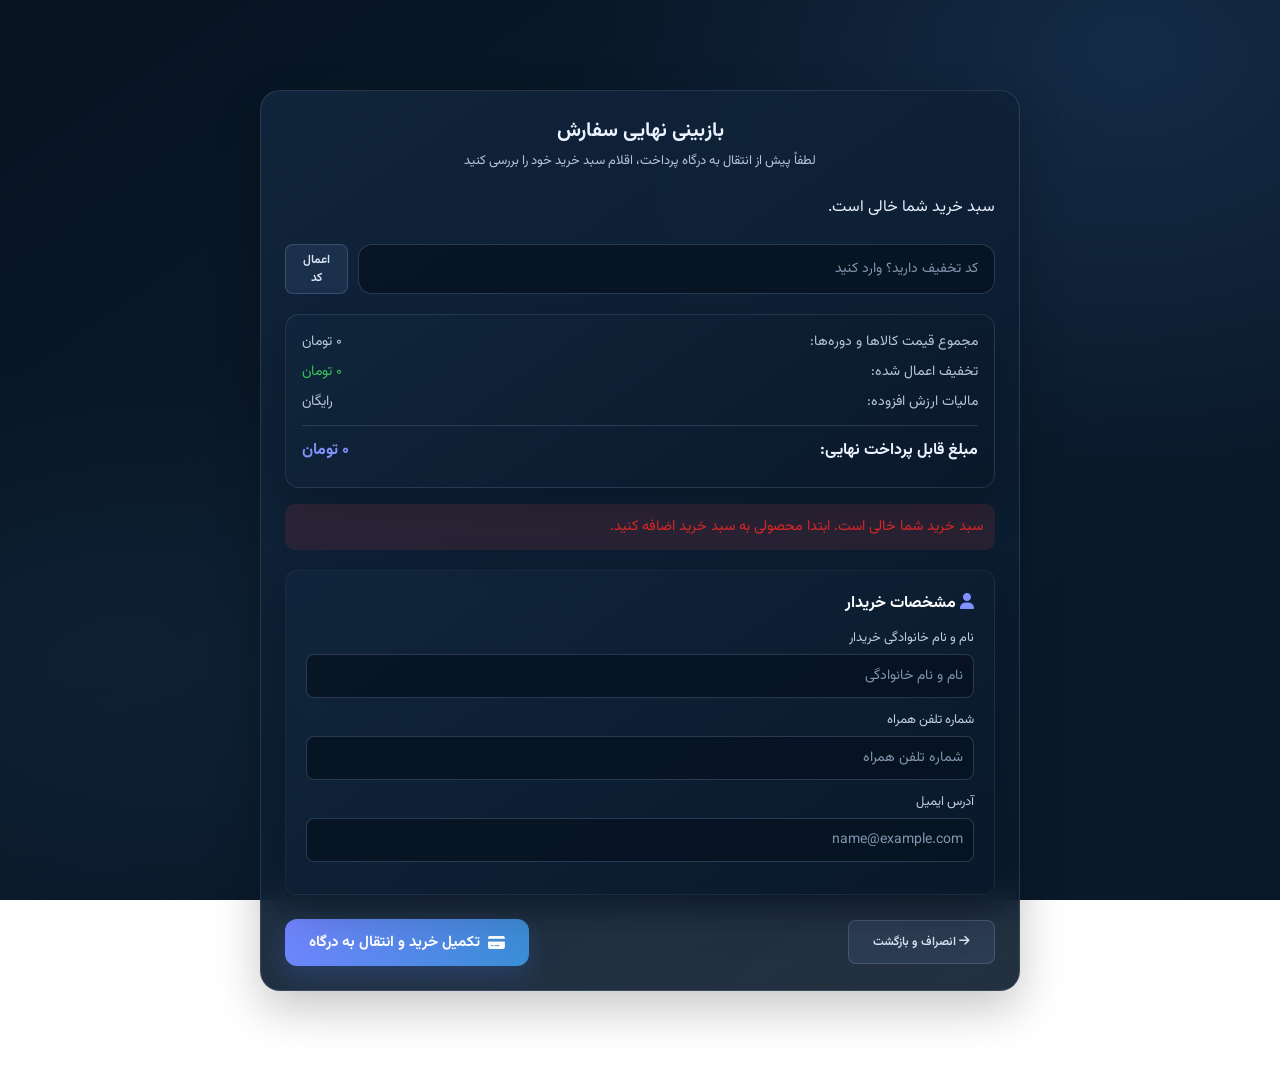
<file: html/checkout.html>
<!doctype html>
<html lang="fa" dir="rtl">

<head>
  <meta charset="UTF-8" />
  <meta name="viewport" content="width=device-width, initial-scale=1.0" />
  <title>بررسی و نهایی‌سازی سفارش | بنام آکادمی</title>
  <link rel="icon" type="image/png" href="../images/benam-academy-icon.png" />
  <meta name="description" content="بازبینی سبد خرید و تکمیل اطلاعات پرداخت." />
  <meta property="og:type" content="website" />
  <meta property="og:title" content="بررسی و نهایی‌سازی سفارش | بنام آکادمی" />
  <meta property="og:description" content="بازبینی سبد خرید و تکمیل اطلاعات پرداخت." />
  <meta property="og:image" content="../images/benam-academy-logo.png" />
  <meta property="og:locale" content="fa_IR" />
  <link rel="stylesheet" href="../styles/pages/checkout.css" />
  <link rel="stylesheet" href="https://cdnjs.cloudflare.com/ajax/libs/font-awesome/6.7.2/css/all.min.css"
    integrity="sha384-nRgPTkuX86pH8yjPJUAFuASXQSSl2/bBUiNV47vSYpKFxHJhbcrGnmlYpYJMeD7a" crossorigin="anonymous"
    referrerpolicy="no-referrer" />
  <link rel="stylesheet" href="../styles/pages/site-theme.css" />
</head>

<body class="site-page">
  <div class="checkout-container" style="max-width: 800px; margin: 40px auto; padding: 20px">
    <div class="glass-card">
      <div class="card-header" style="text-align: center; margin-bottom: 24px">
        <h2>بازبینی نهایی سفارش</h2>
        <p>
          لطفاً پیش از انتقال به درگاه پرداخت، اقلام سبد خرید خود را بررسی
          کنید
        </p>
      </div>

      <!-- Order Items Summary -->
      <div class="cart-items-list" style="margin-bottom: 24px" aria-live="polite">
        <p class="cart-empty-message">در حال بارگذاری سبد خرید...</p>
      </div>

      <!-- Discount Code Box -->
      <div class="form-group" style="display: flex; gap: 10px; margin-bottom: 20px">
        <input type="text" class="form-control" id="discountInput" placeholder="کد تخفیف دارید؟ وارد کنید" />
        <button type="button" class="btn-secondary" id="discountBtn">
          اعمال کد
        </button>
      </div>

      <!-- Price Summary -->
      <div class="cart-summary" style="margin-bottom: 24px">
        <div class="summary-row">
          <span>مجموع قیمت کالاها و دوره‌ها:</span>
          <span id="cartSubtotalPrice">۰ تومان</span>
        </div>
        <div class="summary-row" id="discountRow" hidden>
          <span>تخفیف اعمال شده:</span>
          <span id="discountAmount" style="color: var(--success)">۰ تومان</span>
        </div>
        <div class="summary-row">
          <span>مالیات ارزش افزوده:</span>
          <span>رایگان</span>
        </div>
        <hr style="
              border: 0;
              border-top: 0.5px solid var(--glass-border);
              margin: 12px 0;
            " />
        <div class="summary-row total">
          <span>مبلغ قابل پرداخت نهایی:</span>
          <span id="cartFinalPrice" style="color: var(--primary)">۰ تومان</span>
        </div>
      </div>

      <!-- Billing Details Form -->
      <form id="checkoutForm">
        <div class="glass-card"
          style="margin-bottom: 24px; padding: 20px; background: rgba(255,255,255,0.02); border: 1px solid rgba(255,255,255,0.06); border-radius: 12px; text-align: right;">
          <h3 style="margin-bottom: 12px; font-size: 16px; color: #fff;"><i class="fas fa-user"
              style="color: var(--primary);"></i> مشخصات خریدار</h3>
          <div class="form-group" style="margin-bottom: 12px; text-align: right;">
            <label style="display: block; margin-bottom: 6px; font-size: 13px; color: var(--text-secondary);">نام و نام
              خانوادگی خریدار</label>
            <input type="text" id="billingName" class="form-control" placeholder="نام و نام خانوادگی" required
              style="width: 100%; padding: 10px; border-radius: 8px;" />
          </div>
          <div class="form-group" style="margin-bottom: 12px; text-align: right;">
            <label style="display: block; margin-bottom: 6px; font-size: 13px; color: var(--text-secondary);">شماره تلفن
              همراه</label>
            <input type="text" id="billingPhone" class="form-control" placeholder="شماره تلفن همراه" required
              style="width: 100%; padding: 10px; border-radius: 8px;" />
          </div>
          <div class="form-group" style="margin-bottom: 12px; text-align: right;">
            <label style="display: block; margin-bottom: 6px; font-size: 13px; color: var(--text-secondary);">آدرس
              ایمیل</label>
            <input type="email" id="billingEmail" class="form-control" placeholder="name@example.com" required
              style="width: 100%; padding: 10px; border-radius: 8px;" />
          </div>
        </div>

        <!-- Action Buttons -->
        <div style="
              display: flex;
              justify-content: space-between;
              align-items: center;
            ">
          <a href="index.html" class="btn-secondary" style="text-decoration: none; padding: 12px 24px"><i
              class="fas fa-arrow-right"></i> انصراف و بازگشت</a>
          <button type="submit" class="btn-primary"
            style="padding: 12px 24px; border: none; border-radius: 12px; font-size: 15px; font-weight: bold; cursor: pointer;"><i
              class="fas fa-credit-card"></i> تکمیل خرید و انتقال به درگاه</button>
        </div>
      </form>
    </div>
  </div>
  <script src="../scripts/config.js"></script>
    <script src="../scripts/api.js"></script>
  <script src="../scripts/app-shell.js"></script>
  <script src="../scripts/checkout.js"></script>
</body>

</html>
</file>
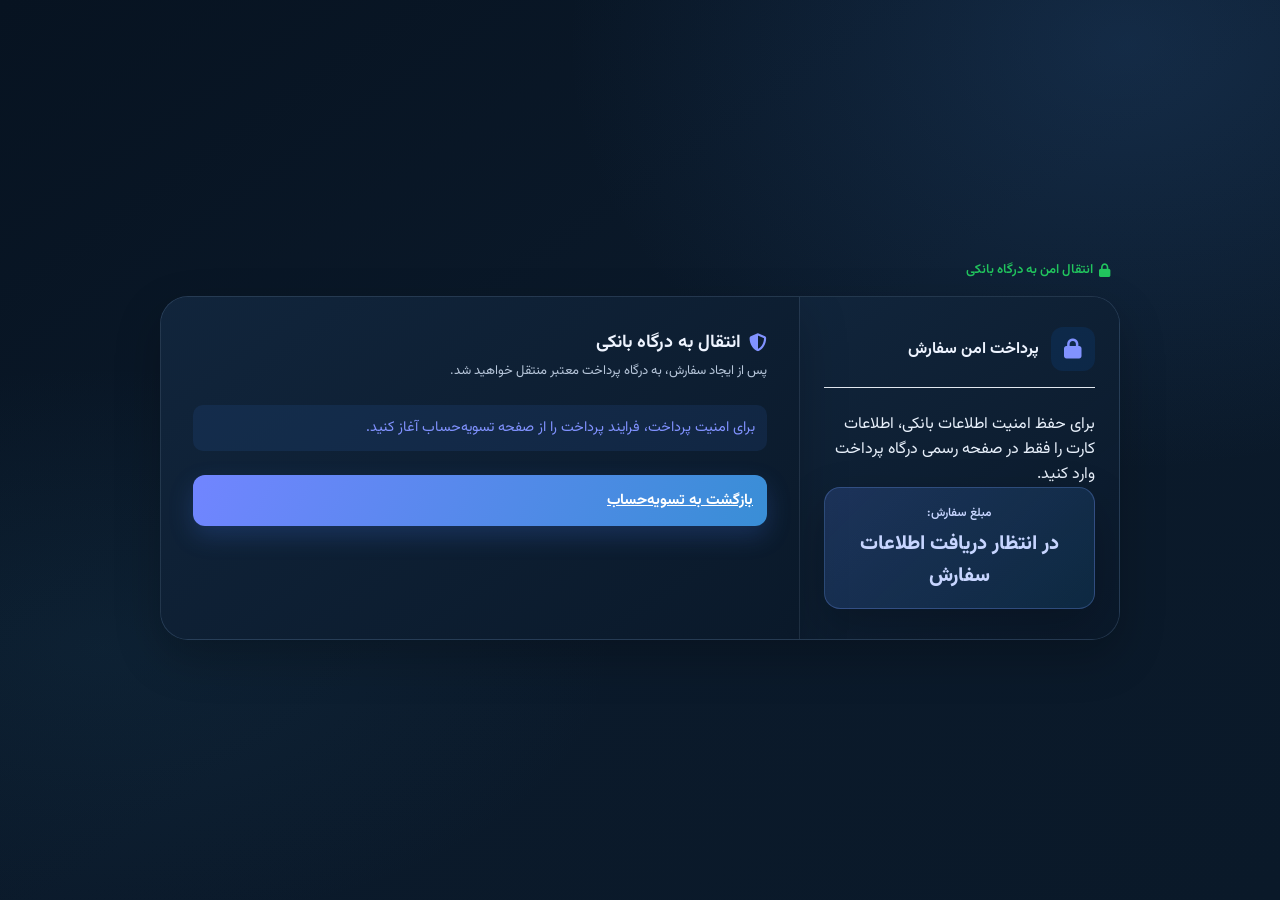
<file: html/gateway.html>
<!doctype html>
<html lang="fa" dir="rtl">

<head>
  <meta charset="UTF-8" />
  <meta name="viewport" content="width=device-width, initial-scale=1.0" />
  <title>درگاه پرداخت الکترونیک امن | بنام آکادمی</title>
  <link rel="icon" type="image/png" href="../images/benam-academy-icon.png" />
  <meta name="description" content="صفحه پرداخت امن سفارش." />
  <meta property="og:type" content="website" />
  <meta property="og:title" content="درگاه پرداخت الکترونیک امن | بنام آکادمی" />
  <meta property="og:description" content="صفحه پرداخت امن سفارش." />
  <meta property="og:image" content="../images/benam-academy-logo.png" />
  <meta property="og:locale" content="fa_IR" />
  <link rel="stylesheet" href="../styles/pages/gateway.css" />
  <link rel="stylesheet" href="https://cdnjs.cloudflare.com/ajax/libs/font-awesome/6.7.2/css/all.min.css"
    integrity="sha384-nRgPTkuX86pH8yjPJUAFuASXQSSl2/bBUiNV47vSYpKFxHJhbcrGnmlYpYJMeD7a" crossorigin="anonymous"
    referrerpolicy="no-referrer" />
  <link rel="stylesheet" href="../styles/pages/site-theme.css" />
</head>

<body class="site-page">
  <div class="gateway-main-wrapper">
    <!-- Top Security & Timer Bar -->
    <header class="gateway-topbar">
      <div class="secure-badge">
        <i class="fas fa-lock"></i>
        <span>انتقال امن به درگاه بانکی</span>
      </div>

    </header>

    <!-- Two Column Gateway Card -->
    <div class="gateway-desktop-card">
      <section class="merchant-column" aria-labelledby="paymentSummaryTitle">
        <div class="merchant-brand">
          <div class="brand-icon"><i class="fas fa-lock"></i></div>
          <h3 id="paymentSummaryTitle">پرداخت امن سفارش</h3>
        </div>
        <p>برای حفظ امنیت اطلاعات بانکی، اطلاعات کارت را فقط در صفحه رسمی درگاه پرداخت وارد کنید.</p>
        <div class="merchant-amount-box">
          <span>مبلغ سفارش:</span>
          <div class="amount-value" id="gatewayAmount">در انتظار دریافت اطلاعات سفارش</div>
        </div>
      </section>

      <section class="form-column" aria-labelledby="gatewayHeading">
        <div class="form-column-header">
          <h2 id="gatewayHeading"><i class="fas fa-shield-halved"></i> انتقال به درگاه بانکی</h2>
          <p>پس از ایجاد سفارش، به درگاه پرداخت معتبر منتقل خواهید شد.</p>
        </div>
        <form id="desktopPaymentForm">
          <p class="gateway-message" role="status" aria-live="polite">اطلاعات سفارش در حال بررسی است.</p>
          <div class="gateway-action-buttons">
            <a href="checkout.html" class="btn-submit-gateway">بازگشت به تسویه‌حساب</a>
          </div>
        </form>
      </section>
    </div>
  </div>

  <script src="../scripts/config.js"></script>
    <script src="../scripts/api.js"></script>
  <script src="../scripts/app-shell.js"></script>
  <script src="../scripts/gateway.js"></script>
</body>

</html>
</file>
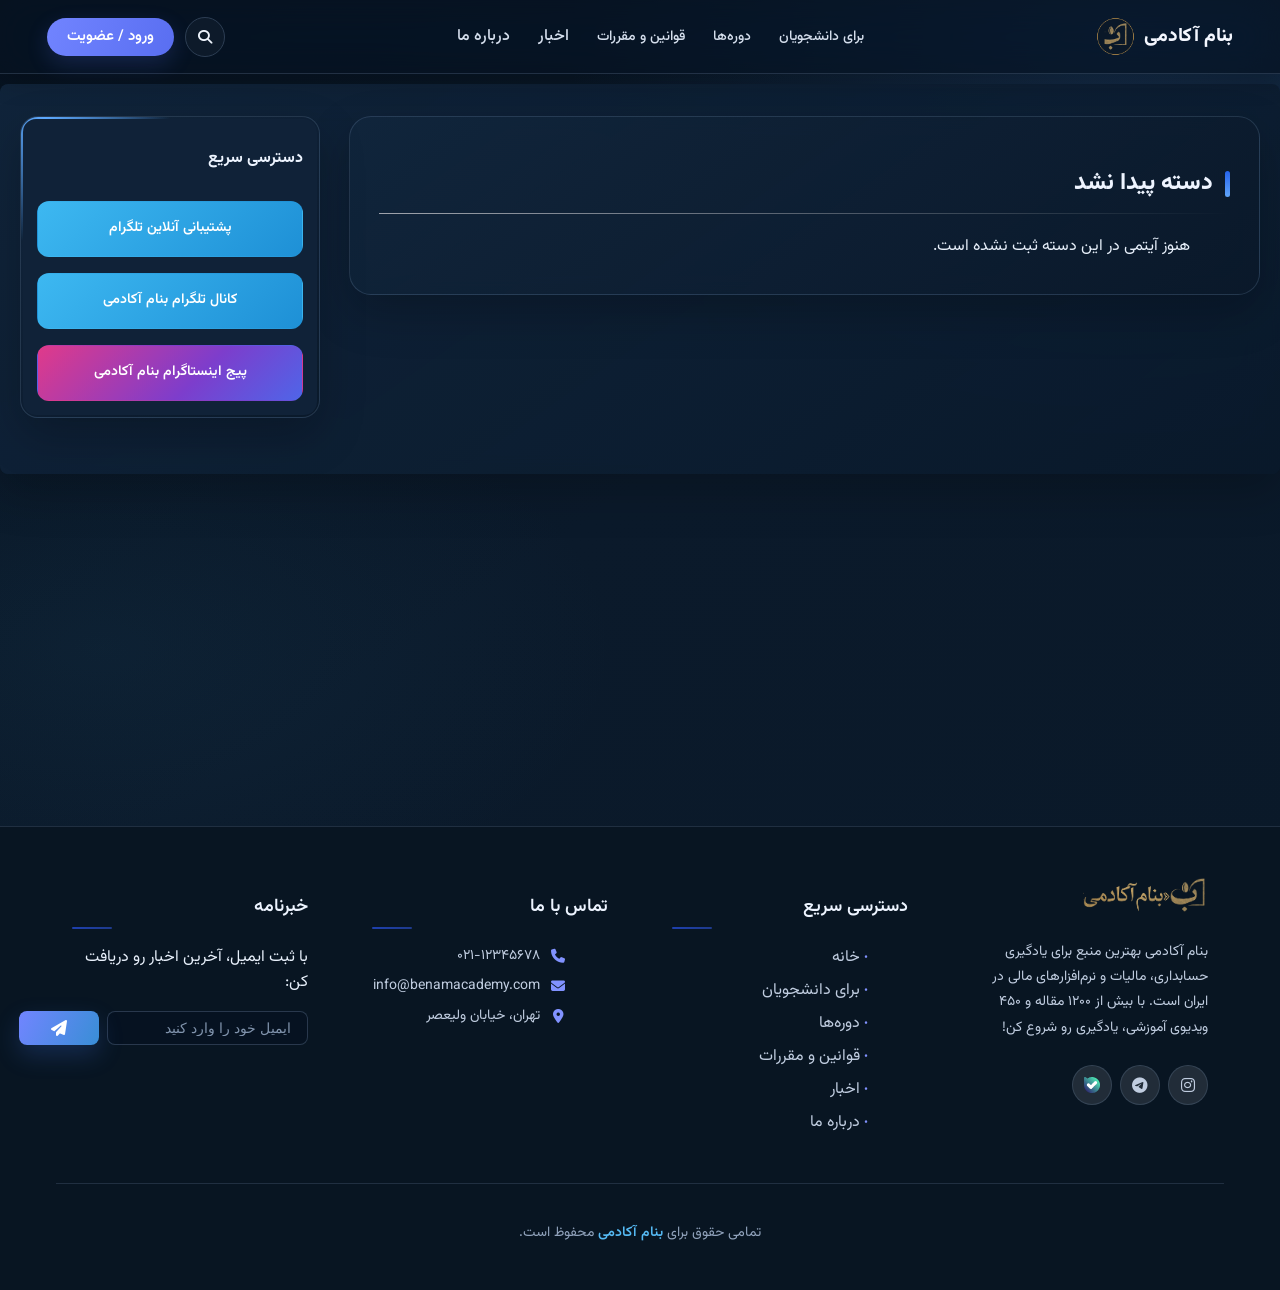
<file: html/list-page.html>
<!doctype html>
<html lang="fa" dir="rtl">

<head>
  <meta charset="UTF-8" />
  <meta name="viewport" content="width=device-width, initial-scale=1.0" />
  <title>لیست مطالب | بنام آکادمی</title>
  <link rel="icon" type="image/png" href="../images/benam-academy-icon.png" />
  <meta name="description" content="مرور و جستجوی دوره‌ها، مقالات و آزمون‌های آموزشی حسابداری." />
  <meta property="og:type" content="website" />
  <meta property="og:title" content="لیست مطالب | بنام آکادمی" />
  <meta property="og:description" content="مرور و جستجوی دوره‌ها، مقالات و آزمون‌های آموزشی حسابداری." />
  <meta property="og:image" content="../images/benam-academy-logo.png" />
  <meta property="og:locale" content="fa_IR" />
  <link href="https://fonts.googleapis.com/css2?family=Vazirmatn:wght@100;200;300;400;500;600;700;800;900&display=swap"
    rel="stylesheet" />
  <link rel="stylesheet" href="https://cdnjs.cloudflare.com/ajax/libs/font-awesome/6.7.2/css/all.min.css"
    integrity="sha384-nRgPTkuX86pH8yjPJUAFuASXQSSl2/bBUiNV47vSYpKFxHJhbcrGnmlYpYJMeD7a" crossorigin="anonymous"
    referrerpolicy="no-referrer" />
  <link rel="stylesheet" href="../styles/header/top-header.css" />
  <link rel="stylesheet" href="../styles/header/mobile-header.css" />
  <link rel="stylesheet" href="../styles/header/custom-menu.css" />
  <link rel="stylesheet" href="../styles/pages/list-pages.css" />
  <link rel="stylesheet" href="../styles/main/main.css" />
  <link rel="stylesheet" href="../styles/main/ads-widget.css" />
  <link rel="stylesheet" href="../styles/footer/main-footer.css" />
  <link rel="stylesheet" href="../styles/pages/site-theme.css" />
</head>

<body class="site-page">
  <header class="header home-header">
    <div class="home-header_row">
      <a class="desktop-brand" href="../html/index.html" aria-label="بنام آکادمی، صفحهٔ اصلی">
        <span>بنام آکادمی</span>
        <img src="../images/benam-academy-icon.png" alt="" width="40" height="40" />
      </a>
      <nav class="home-primary-nav" aria-label="منوی اصلی">
        <div class="home-nav_item has-dropdown">
          <a data-header-label="forStudents" class="home-nav_link" href="list-page.html?cat=forStudents">برای دانشجویان</a>
          <div class="home-nav_dropdown" aria-label="دسته‌بندی‌های دانشجویان">
            <section>
              <strong data-header-label="studentsBooks">کتاب و جزوه</strong>
              <a data-header-label="diploma" href="list-page.html?cat=diploma">دروس تخصصی دیپلم</a>
              <a data-header-label="associate_degree" href="list-page.html?cat=associate_degree">دروس تخصصی کاردانی</a>
              <a data-header-label="bachelor" href="list-page.html?cat=bachelor">دروس تخصصی کارشناسی</a>
              <a data-header-label="master" href="list-page.html?cat=master">دروس تخصصی ارشد</a>
              <a data-header-label="phd" href="list-page.html?cat=phd">دروس تخصصی دکتری</a>
            </section>
            <section>
              <strong data-header-label="studentsExamGroup">کنکوری‌ها</strong>
              <a data-header-label="konkur1" href="list-page.html?cat=konkur1">سوالات کنکور و پاسخ‌ها</a>
              <a data-header-label="konkur2" href="list-page.html?cat=konkur2">ضرایب و منابع کنکور</a>
              <a data-header-label="konkur3" href="list-page.html?cat=konkur3">روش مطالعه و تست</a>
            </section>
            <section>
              <strong data-header-label="studentsProjects">پروژه‌های حسابداری</strong>
              <a data-header-label="Enterpreneurship_projects" href="list-page.html?cat=Enterpreneurship_projects">پروژه‌های کارآفرینی</a>
              <a data-header-label="Enternship-projects" href="list-page.html?cat=Enternship-projects">پروژه‌های کارآموزی</a>
              <a data-header-label="Financial-project" href="list-page.html?cat=Financial-project">پروژه‌های مالی و حسابداری</a>
            </section>
          </div>
        </div>
        <div class="home-nav_item has-dropdown">
          <a data-header-label="courses" class="home-nav_link" href="list-page.html?cat=videos">دوره‌ها</a>
          <div class="home-nav_dropdown home-nav_dropdown--compact" aria-label="دسته‌بندی دوره‌ها">
            <section>
              <a data-header-label="beginner" href="list-page.html?cat=beginner">دوره‌های مقدماتی حسابداری</a>
              <a data-header-label="intermediate" href="list-page.html?cat=intermediate">دوره‌های سطح متوسط</a>
              <a data-header-label="advanced" href="list-page.html?cat=advanced">دوره‌های پیشرفته</a>
              <a data-header-label="videos" href="list-page.html?cat=videos">فیلم‌های آموزشی</a>
            </section>
          </div>
        </div>
        <div class="home-nav_item has-dropdown">
          <a data-header-label="regulations" class="home-nav_link" href="list-page.html?cat=regulations">قوانین و مقررات</a>
          <div class="home-nav_dropdown home-nav_dropdown--compact" aria-label="موضوعات قوانین و مقررات">
            <section>
              <a data-header-label="constitution" href="list-page.html?cat=constitution">قانون اساسی جمهوری اسلامی ایران</a>
              <a data-header-label="commercialLaw" href="list-page.html?cat=commercialLaw">قانون تجارت</a>
              <a data-header-label="laborLaw" href="list-page.html?cat=laborLaw">قانون کار</a>
              <a data-header-label="taxLaw" href="list-page.html?cat=taxLaw">قوانین مالیاتی</a>
              <a data-header-label="socialSecurityLaw" href="list-page.html?cat=socialSecurityLaw">قانون تأمین اجتماعی</a>
            </section>
          </div>
        </div>
        <a data-header-label="news" class="home-nav_link" href="list-page.html?cat=exams">اخبار</a>
        <a data-header-label="aboutUs" class="home-nav_link" href="../html/about-us.html">درباره ما</a>
      </nav>
      <div class="home-header_actions">
        <div class="right-menu_items signin">
          <a href="../html/sign-up.html" class="signup">ورود / عضویت</a>
        </div>
        <label class="search-box home-search">
          <input type="search" aria-label="جستجو در سایت" placeholder="جستجو..." />
          <i class="fa-solid fa-magnifying-glass" aria-hidden="true"></i>
        </label>
      </div>
    </div>
  </header>
  <section class="mobile-header">
    <div class="mobile-menu_container">
      <div class="mobile-header_container">
        <button type="button" class="mobile-menu-btn">
          <i class="fa-solid fa-bars"></i>
        </button>
      </div>

      <div class="website-logo">
        <a href="index.html">
          <span class="website-logo_name">بنام آکادمی</span>
          <img src="../images/benam-academy-icon.png" class="website-logo_img" alt="لوگوی بنام آکادمی" />
        </a>
      </div>
    </div>

    <div class="mobile-menu">
      <div class="mobile-menu_header">
        <button type="button" class="mobile-close">
          <i class="fa-solid fa-xmark"></i>
        </button>

        <div class="mobile-search-box">
          <i class="fa-solid fa-magnifying-glass"></i>
          <input type="text" placeholder="جستجو..." />
        </div>

        <button type="button" class="mobile-search-btn">
          <i class="fa-solid fa-magnifying-glass"></i>
        </button>
      </div>

      <ul class="mobile-menu_list">
        <li class="mobile-dropdown">
          <button type="button" data-header-label="forStudents" class="mobile-dropdown-btn"><span>برای دانشجویان</span></button>
          <ul class="mobile-dropdown-menu">
            <li class="mobile-sub-dropdown"><a data-header-label="allForStudents" href="list-page.html?cat=forStudents">همهٔ مطالب دانشجویان</a></li>
            <li class="mobile-sub-dropdown"><a data-header-label="diploma" href="list-page.html?cat=diploma">دروس تخصصی دیپلم</a></li>
            <li class="mobile-sub-dropdown"><a data-header-label="associate_degree" href="list-page.html?cat=associate_degree">دروس تخصصی کاردانی</a></li>
            <li class="mobile-sub-dropdown"><a data-header-label="bachelor" href="list-page.html?cat=bachelor">دروس تخصصی کارشناسی</a></li>
            <li class="mobile-sub-dropdown"><a data-header-label="master" href="list-page.html?cat=master">دروس تخصصی ارشد</a></li>
            <li class="mobile-sub-dropdown"><a data-header-label="phd" href="list-page.html?cat=phd">دروس تخصصی دکتری</a></li>
            <li class="mobile-sub-dropdown"><a data-header-label="konkur1" href="list-page.html?cat=konkur1">سوالات کنکور و پاسخ‌ها</a></li>
            <li class="mobile-sub-dropdown"><a data-header-label="Financial-project" href="list-page.html?cat=Financial-project">پروژه‌های حسابداری</a></li>
          </ul>
        </li>
        <li class="mobile-dropdown">
          <button type="button" data-header-label="courses" class="mobile-dropdown-btn"><span>دوره‌ها</span></button>
          <ul class="mobile-dropdown-menu">
            <li class="mobile-sub-dropdown"><a data-header-label="allCourses" href="list-page.html?cat=videos">همهٔ دوره‌ها</a></li>
            <li class="mobile-sub-dropdown"><a data-header-label="beginner" href="list-page.html?cat=beginner">دوره‌های مقدماتی حسابداری</a></li>
            <li class="mobile-sub-dropdown"><a data-header-label="intermediate" href="list-page.html?cat=intermediate">دوره‌های سطح متوسط</a></li>
            <li class="mobile-sub-dropdown"><a data-header-label="advanced" href="list-page.html?cat=advanced">دوره‌های پیشرفته</a></li>
          </ul>
        </li>
        <li class="mobile-dropdown">
          <button type="button" data-header-label="regulations" class="mobile-dropdown-btn"><span>قوانین و مقررات</span></button>
          <ul class="mobile-dropdown-menu">
            <li class="mobile-sub-dropdown"><a data-header-label="allRegulations" href="list-page.html?cat=regulations">همهٔ قوانین</a></li>
            <li class="mobile-sub-dropdown"><a data-header-label="constitution" href="list-page.html?cat=constitution">قانون اساسی جمهوری اسلامی ایران</a></li>
            <li class="mobile-sub-dropdown"><a data-header-label="commercialLaw" href="list-page.html?cat=commercialLaw">قانون تجارت</a></li>
            <li class="mobile-sub-dropdown"><a data-header-label="laborLaw" href="list-page.html?cat=laborLaw">قانون کار</a></li>
            <li class="mobile-sub-dropdown"><a data-header-label="taxLaw" href="list-page.html?cat=taxLaw">قوانین مالیاتی</a></li>
            <li class="mobile-sub-dropdown"><a data-header-label="socialSecurityLaw" href="list-page.html?cat=socialSecurityLaw">قانون تأمین اجتماعی</a></li>
          </ul>
        </li>
        <li class="mobile-dropdown"><a data-header-label="news" href="list-page.html?cat=exams"
            class="mobile-dropdown-btn"><span>اخبار</span></a></li>
        <li class="mobile-dropdown"><a data-header-label="aboutUs" href="../html/about-us.html" class="mobile-dropdown-btn"><span>درباره
              ما</span></a></li>
        <li class="mobile-dropdown">
          <a href="../html/sign-up.html" class="mobile-dropdown-btn"><span>ورود / عضویت</span></a>
        </li>
      </ul>
    </div>

    <div class="mobile-overlay"></div>
  </section>

  <!-- عنوان و لیست خالی — جاوااسکریپت پر می‌کند -->
  <main class="list-page">
    <div class="list-page_container">
      <div class="list-page_layout">
        <section class="list-page_content">
          <h1 class="list-page_title" id="page-title"></h1>
          <ul class="list-page_items" id="posts-list"></ul>
        </section>

        <aside class="list-page_sidebar">
          <h2 class="list-page_sidebar_title">دسترسی سریع</h2>
          <span aria-disabled="true" title="نشانی شبکه اجتماعی باید توسط مالک سایت وارد شود" class="list-page_sidebar_box list-page_sidebar_box--blue">
            پشتیبانی آنلاین تلگرام
          </span>
          <span aria-disabled="true" title="نشانی شبکه اجتماعی باید توسط مالک سایت وارد شود" class="list-page_sidebar_box list-page_sidebar_box--blue">
            کانال تلگرام بنام آکادمی
          </span>

          <span aria-disabled="true" title="نشانی شبکه اجتماعی باید توسط مالک سایت وارد شود" class="list-page_sidebar_box list-page_sidebar_box--purple">
            پیج اینستاگرام بنام آکادمی
          </span>
        </aside>
      </div>
    </div>
  </main>

  <!-- UP BUTTON -->
  <button type="button" class="scroll-top-btn">
    <i class="fa-solid fa-chevron-up"></i>
  </button>

  <!-- FOOTER -->
  <footer class="footer">
    <div class="footer-container">
      <div class="footer-top">
        <div class="footer-section about">
          <div class="footer-logo">
            <img src="../images/benam-academy-logo.png" alt="بنام آکادمی" class="footer-logo-img" />
          </div>
          <p class="footer-desc">
            بنام آکادمی بهترین منبع برای یادگیری حسابداری، مالیات و نرم‌افزارهای
            مالی در ایران است. با بیش از ۱۲۰۰ مقاله و ۴۵۰ ویدیوی آموزشی،
            یادگیری رو شروع کن!
          </p>
          <div class="footer-socials">
            <span class="social-link" title="اینستاگرام" aria-disabled="true" role="img"><i class="fa-brands fa-instagram"></i></span>
            <span class="social-link" title="تلگرام" aria-disabled="true" role="img"><i class="fa-brands fa-telegram"></i></span>
            <span class="social-link" title="پیام‌رسان بله" aria-disabled="true" role="img"><img src="../images/bale.svg" alt="بله" width="16"
                height="16" style="display:inline-block;vertical-align:middle"></span>
          </div>
        </div>
        <div class="footer-section links">
          <h3 class="footer-title">دسترسی سریع</h3>
                    <ul class="footer-links">
            <li><a href="index.html">خانه</a></li>
            <li><a href="list-page.html?cat=forStudents">برای دانشجویان</a></li>
            <li><a href="list-page.html?cat=videos">دوره‌ها</a></li>
            <li><a href="list-page.html?cat=regulations">قوانین و مقررات</a></li>
            <li><a href="list-page.html?cat=exams">اخبار</a></li>
            <li><a href="about-us.html">درباره ما</a></li>
          </ul>
        </div>
        <div class="footer-section contact">
          <h3 class="footer-title">تماس با ما</h3>
          <ul class="footer-contact">
            <li>
              <i class="fa-solid fa-phone"></i><span data-site-phone>۰۲۱-۱۲۳۴۵۶۷۸</span>
            </li>
            <li>
              <i class="fa-solid fa-envelope"></i><span data-site-email>info@benamacademy.com</span>
            </li>
            <li>
              <i class="fa-solid fa-location-dot"></i><span>تهران، خیابان ولیعصر</span>
            </li>
          </ul>
        </div>
        <div class="footer-section newsletter">
          <h3 class="footer-title">خبرنامه</h3>
          <p>با ثبت ایمیل، آخرین اخبار رو دریافت کن:</p>
          <form class="newsletter-form">
            <input type="email" placeholder="ایمیل خود را وارد کنید" class="newsletter-input" />
            <button type="submit" class="btn btn-primary">
              <i class="fa-solid fa-paper-plane"></i>
            </button>
          </form>
        </div>
      </div>
      <div class="footer-bottom">
        <p>تمامی حقوق برای <a href="index.html">بنام آکادمی</a> محفوظ است.</p>
      </div>
    </div>
  </footer>

  <!-- scripts -->
  <!-- scripts - ترتیب درست و فقط اسکریپت‌های لازم برای لیست پیج -->
  <script src="../scripts/config.js"></script>
    <script src="../scripts/api.js"></script>
  <script src="../scripts/ads-widget.js"></script>
  <script src="../scripts/app-shell.js"></script>
  <script src="../scripts/mobile-menu.js"></script>
  <script src="../scripts/header-items.js"></script>
  <script src="../scripts/item-content.js"></script>
  <script src="../scripts/main-items.js"></script>
  <script src="../scripts/item-store.js"></script>
  <script src="../scripts/home-sections.js"></script>
  <script src="../scripts/header-labels.js"></script>
  <script src="../scripts/header-custom-menu.js"></script>
  <script src="../scripts/data.js"></script>
  <script src="../scripts/list-page.js"></script>
  <script src="../scripts/ai-widget.js"></script>
  <script src="../scripts/up-btn.js"></script>
</body>

</html>
</file>
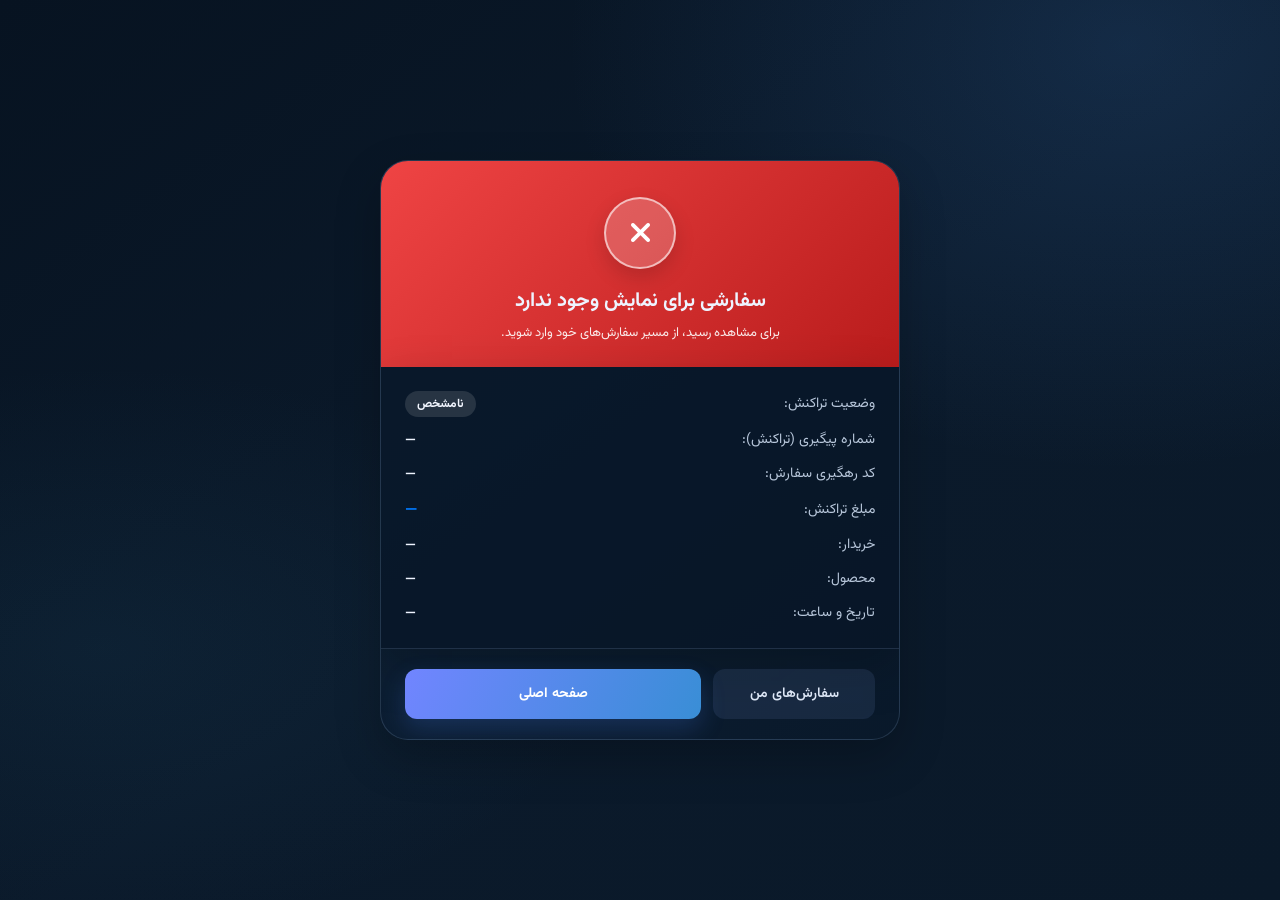
<file: html/receipt.html>
<!doctype html>
<html lang="fa" dir="rtl">

<head>
  <meta charset="UTF-8" />
  <meta name="viewport" content="width=device-width, initial-scale=1.0" />
  <title>نتیجه تراکنش | بنام آکادمی</title>
  <link rel="icon" type="image/png" href="../images/benam-academy-icon.png" />
  <meta name="description" content="مشاهده نتیجه پرداخت و دریافت فایل‌های خریداری‌شده." />
  <meta property="og:type" content="website" />
  <meta property="og:title" content="نتیجه تراکنش | بنام آکادمی" />
  <meta property="og:description" content="مشاهده نتیجه پرداخت و دریافت فایل‌های خریداری‌شده." />
  <meta property="og:image" content="../images/benam-academy-logo.png" />
  <meta property="og:locale" content="fa_IR" />
  <link rel="stylesheet" href="../styles/pages/receipt.css" />
  <link rel="stylesheet" href="https://cdnjs.cloudflare.com/ajax/libs/font-awesome/6.7.2/css/all.min.css"
    integrity="sha384-nRgPTkuX86pH8yjPJUAFuASXQSSl2/bBUiNV47vSYpKFxHJhbcrGnmlYpYJMeD7a" crossorigin="anonymous"
    referrerpolicy="no-referrer" />
  <link rel="stylesheet" href="../styles/pages/site-theme.css" />
</head>

<body class="site-page">
  <div class="receipt-wrapper">
    <div class="receipt-card" id="receiptCard">
      <!-- Icon & Header -->
      <div class="receipt-header" id="receiptHeader">
        <div class="status-icon" id="statusIcon">
          <i class="fas fa-check" id="iconElement"></i>
        </div>
        <h2 id="receiptTitle">در حال بررسی تراکنش...</h2>
        <p id="receiptSubtitle">لطفاً چند لحظه صبر کنید</p>
      </div>

      <!-- Details Box -->
      <div class="receipt-details">
        <div class="receipt-row">
          <span>وضعیت تراکنش:</span>
          <span id="statusBadge" class="badge">در حال بررسی</span>
        </div>
        <div class="receipt-row">
          <span>شماره پیگیری (تراکنش):</span>
          <strong id="trxId">—</strong>
        </div>
        <div class="receipt-row">
          <span>کد رهگیری سفارش:</span>
          <strong id="orderId">—</strong>
        </div>
        <div class="receipt-row">
          <span>مبلغ تراکنش:</span>
          <strong class="price-text" id="receiptAmount">—</strong>
        </div>
        <!-- Filled from the order; a receipt with no buyer or product on it
               is not much use as proof of purchase. -->
        <div class="receipt-row" id="receiptBuyerRow" hidden>
          <span>خریدار:</span>
          <strong id="receiptBuyer">—</strong>
        </div>
        <div class="receipt-row" id="receiptProductRow" hidden>
          <span>محصول:</span>
          <strong id="receiptProduct">—</strong>
        </div>
        <div class="receipt-row">
          <span>تاریخ و ساعت:</span>
          <strong id="receiptDate">—</strong>
        </div>
      </div>

      <!-- Actions -->
      <div class="receipt-actions" id="receiptActions"></div>
    </div>
  </div>

  <script src="../scripts/config.js"></script>
    <script src="../scripts/api.js"></script>
  <script src="../scripts/app-shell.js"></script>
  <script src="../scripts/receipt.js"></script>
</body>

</html>
</file>
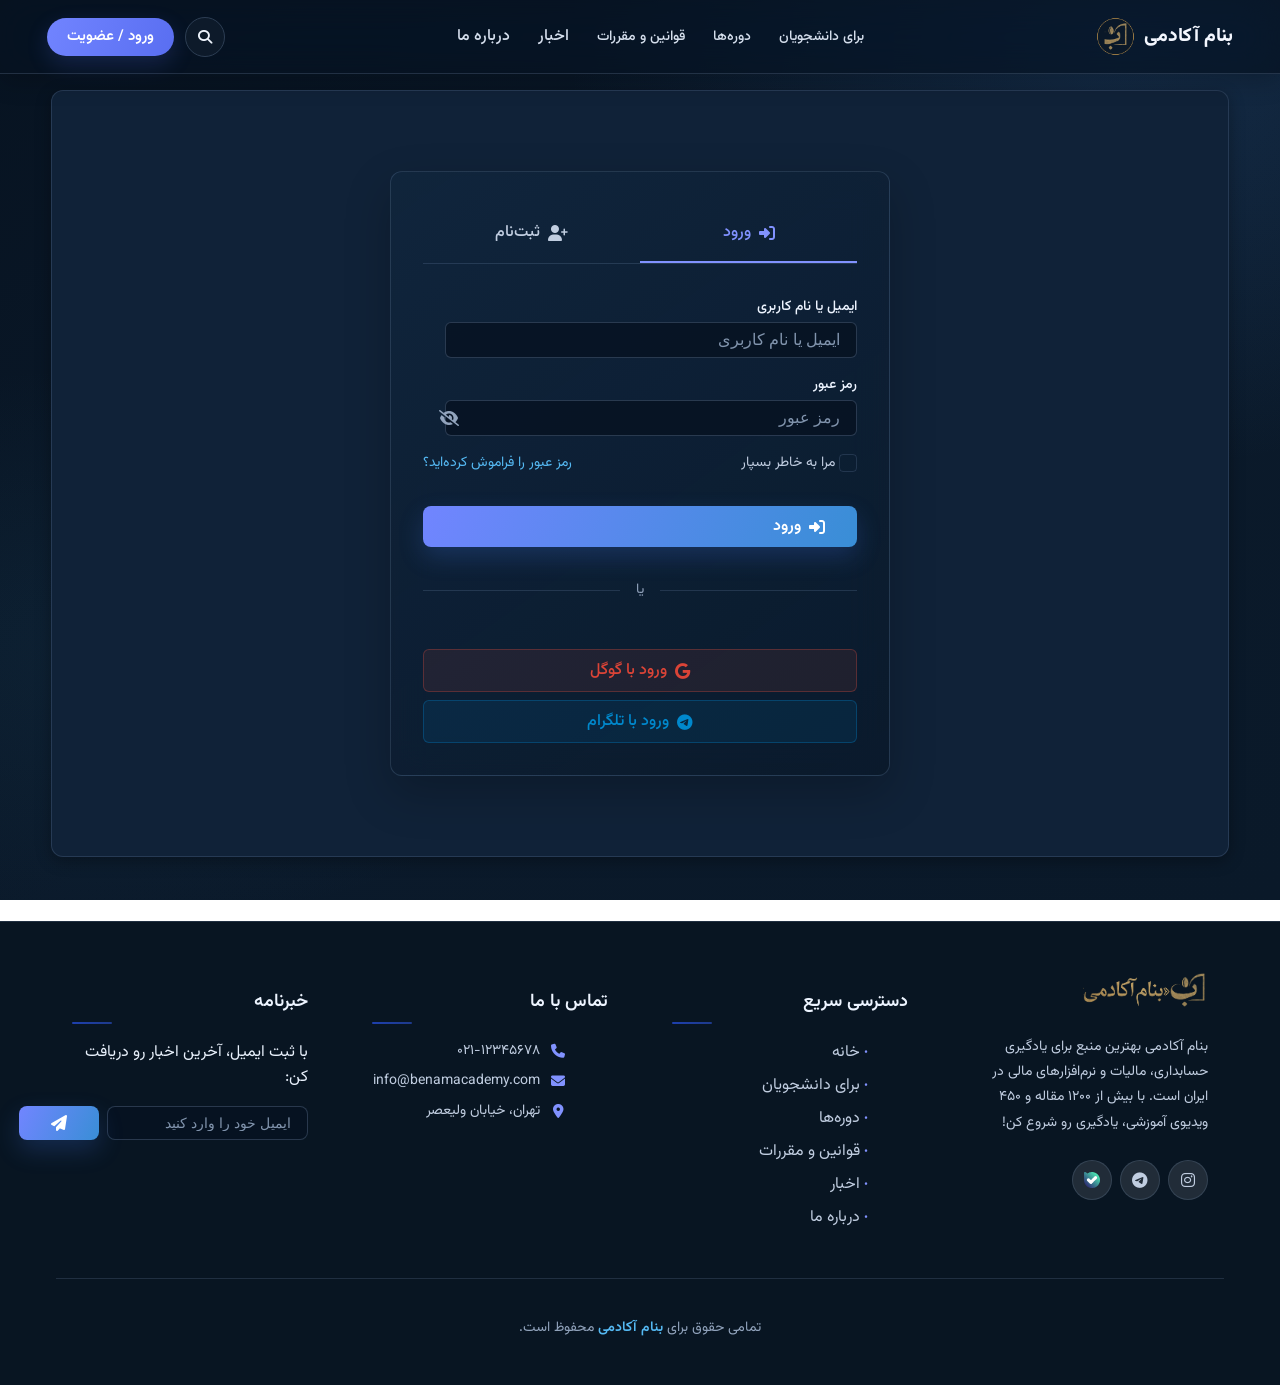
<file: html/sign-up.html>
<!doctype html>
<html lang="fa" dir="rtl">

<head>
  <meta charset="UTF-8" />
  <meta name="viewport" content="width=device-width, initial-scale=1.0" />
  <title>ورود و عضویت | بنام آکادمی</title>
  <link rel="icon" type="image/png" href="../images/benam-academy-icon.png" />
  <meta name="description"
    content="ورود به حساب کاربری یا ثبت‌نام در بنام آکادمی برای دسترسی به دوره‌ها و فایل‌های آموزشی." />
  <meta property="og:type" content="website" />
  <meta property="og:title" content="ورود و عضویت | بنام آکادمی" />
  <meta property="og:description"
    content="ورود به حساب کاربری یا ثبت‌نام در بنام آکادمی برای دسترسی به دوره‌ها و فایل‌های آموزشی." />
  <meta property="og:image" content="../images/benam-academy-logo.png" />
  <meta property="og:locale" content="fa_IR" />
  <!-- Fonts -->
  <link href="https://fonts.googleapis.com/css2?family=Vazirmatn:wght@100;200;300;400;500;600;700;800;900&display=swap"
    rel="stylesheet" />
  <link rel="stylesheet" href="https://cdnjs.cloudflare.com/ajax/libs/font-awesome/6.7.2/css/all.min.css"
    integrity="sha384-nRgPTkuX86pH8yjPJUAFuASXQSSl2/bBUiNV47vSYpKFxHJhbcrGnmlYpYJMeD7a" crossorigin="anonymous"
    referrerpolicy="no-referrer" />
  <link rel="stylesheet" href="../styles/header/top-header.css" />
  <link rel="stylesheet" href="../styles/header/mobile-header.css" />
  <link rel="stylesheet" href="../styles/header/custom-menu.css" />
  <link rel="stylesheet" href="../styles/main/main.css" />
  <link rel="stylesheet" href="../styles/pages/signup.css" />
  <link rel="stylesheet" href="../styles/footer/main-footer.css" />
  <link rel="stylesheet" href="../styles/pages/site-theme.css" />
</head>

<body class="site-page">
  <header class="header home-header">
    <div class="home-header_row">
      <a class="desktop-brand" href="../html/index.html" aria-label="بنام آکادمی، صفحهٔ اصلی">
        <span>بنام آکادمی</span>
        <img src="../images/benam-academy-icon.png" alt="" width="40" height="40" />
      </a>
      <nav class="home-primary-nav" aria-label="منوی اصلی">
        <div class="home-nav_item has-dropdown">
          <a data-header-label="forStudents" class="home-nav_link" href="list-page.html?cat=forStudents">برای دانشجویان</a>
          <div class="home-nav_dropdown" aria-label="دسته‌بندی‌های دانشجویان">
            <section>
              <strong data-header-label="studentsBooks">کتاب و جزوه</strong>
              <a data-header-label="diploma" href="list-page.html?cat=diploma">دروس تخصصی دیپلم</a>
              <a data-header-label="associate_degree" href="list-page.html?cat=associate_degree">دروس تخصصی کاردانی</a>
              <a data-header-label="bachelor" href="list-page.html?cat=bachelor">دروس تخصصی کارشناسی</a>
              <a data-header-label="master" href="list-page.html?cat=master">دروس تخصصی ارشد</a>
              <a data-header-label="phd" href="list-page.html?cat=phd">دروس تخصصی دکتری</a>
            </section>
            <section>
              <strong data-header-label="studentsExamGroup">کنکوری‌ها</strong>
              <a data-header-label="konkur1" href="list-page.html?cat=konkur1">سوالات کنکور و پاسخ‌ها</a>
              <a data-header-label="konkur2" href="list-page.html?cat=konkur2">ضرایب و منابع کنکور</a>
              <a data-header-label="konkur3" href="list-page.html?cat=konkur3">روش مطالعه و تست</a>
            </section>
            <section>
              <strong data-header-label="studentsProjects">پروژه‌های حسابداری</strong>
              <a data-header-label="Enterpreneurship_projects" href="list-page.html?cat=Enterpreneurship_projects">پروژه‌های کارآفرینی</a>
              <a data-header-label="Enternship-projects" href="list-page.html?cat=Enternship-projects">پروژه‌های کارآموزی</a>
              <a data-header-label="Financial-project" href="list-page.html?cat=Financial-project">پروژه‌های مالی و حسابداری</a>
            </section>
          </div>
        </div>
        <div class="home-nav_item has-dropdown">
          <a data-header-label="courses" class="home-nav_link" href="list-page.html?cat=videos">دوره‌ها</a>
          <div class="home-nav_dropdown home-nav_dropdown--compact" aria-label="دسته‌بندی دوره‌ها">
            <section>
              <a data-header-label="beginner" href="list-page.html?cat=beginner">دوره‌های مقدماتی حسابداری</a>
              <a data-header-label="intermediate" href="list-page.html?cat=intermediate">دوره‌های سطح متوسط</a>
              <a data-header-label="advanced" href="list-page.html?cat=advanced">دوره‌های پیشرفته</a>
              <a data-header-label="videos" href="list-page.html?cat=videos">فیلم‌های آموزشی</a>
            </section>
          </div>
        </div>
        <div class="home-nav_item has-dropdown">
          <a data-header-label="regulations" class="home-nav_link" href="list-page.html?cat=regulations">قوانین و مقررات</a>
          <div class="home-nav_dropdown home-nav_dropdown--compact" aria-label="موضوعات قوانین و مقررات">
            <section>
              <a data-header-label="constitution" href="list-page.html?cat=constitution">قانون اساسی جمهوری اسلامی ایران</a>
              <a data-header-label="commercialLaw" href="list-page.html?cat=commercialLaw">قانون تجارت</a>
              <a data-header-label="laborLaw" href="list-page.html?cat=laborLaw">قانون کار</a>
              <a data-header-label="taxLaw" href="list-page.html?cat=taxLaw">قوانین مالیاتی</a>
              <a data-header-label="socialSecurityLaw" href="list-page.html?cat=socialSecurityLaw">قانون تأمین اجتماعی</a>
            </section>
          </div>
        </div>
        <a data-header-label="news" class="home-nav_link" href="list-page.html?cat=exams">اخبار</a>
        <a data-header-label="aboutUs" class="home-nav_link" href="../html/about-us.html">درباره ما</a>
      </nav>
      <div class="home-header_actions">
        <div class="right-menu_items signin">
          <a href="../html/sign-up.html" class="signup">ورود / عضویت</a>
        </div>
        <label class="search-box home-search">
          <input type="search" aria-label="جستجو در سایت" placeholder="جستجو..." />
          <i class="fa-solid fa-magnifying-glass" aria-hidden="true"></i>
        </label>
      </div>
    </div>
  </header>
  <section class="mobile-header">
    <div class="mobile-menu_container">
      <div class="mobile-header_container">
        <button type="button" class="mobile-menu-btn">
          <i class="fa-solid fa-bars"></i>
        </button>
      </div>

      <div class="website-logo">
        <a href="index.html">
          <span class="website-logo_name">بنام آکادمی</span>
          <img src="../images/benam-academy-icon.png" class="website-logo_img" alt="لوگوی بنام آکادمی" />
        </a>
      </div>
    </div>

    <div class="mobile-menu">
      <div class="mobile-menu_header">
        <button type="button" class="mobile-close">
          <i class="fa-solid fa-xmark"></i>
        </button>

        <div class="mobile-search-box">
          <i class="fa-solid fa-magnifying-glass"></i>
          <input type="text" placeholder="جستجو..." />
        </div>

        <button type="button" class="mobile-search-btn">
          <i class="fa-solid fa-magnifying-glass"></i>
        </button>
      </div>

      <ul class="mobile-menu_list">
        <li class="mobile-dropdown">
          <button type="button" data-header-label="forStudents" class="mobile-dropdown-btn"><span>برای دانشجویان</span></button>
          <ul class="mobile-dropdown-menu">
            <li class="mobile-sub-dropdown"><a data-header-label="allForStudents" href="list-page.html?cat=forStudents">همهٔ مطالب دانشجویان</a></li>
            <li class="mobile-sub-dropdown"><a data-header-label="diploma" href="list-page.html?cat=diploma">دروس تخصصی دیپلم</a></li>
            <li class="mobile-sub-dropdown"><a data-header-label="associate_degree" href="list-page.html?cat=associate_degree">دروس تخصصی کاردانی</a></li>
            <li class="mobile-sub-dropdown"><a data-header-label="bachelor" href="list-page.html?cat=bachelor">دروس تخصصی کارشناسی</a></li>
            <li class="mobile-sub-dropdown"><a data-header-label="master" href="list-page.html?cat=master">دروس تخصصی ارشد</a></li>
            <li class="mobile-sub-dropdown"><a data-header-label="phd" href="list-page.html?cat=phd">دروس تخصصی دکتری</a></li>
            <li class="mobile-sub-dropdown"><a data-header-label="konkur1" href="list-page.html?cat=konkur1">سوالات کنکور و پاسخ‌ها</a></li>
            <li class="mobile-sub-dropdown"><a data-header-label="Financial-project" href="list-page.html?cat=Financial-project">پروژه‌های حسابداری</a></li>
          </ul>
        </li>
        <li class="mobile-dropdown">
          <button type="button" data-header-label="courses" class="mobile-dropdown-btn"><span>دوره‌ها</span></button>
          <ul class="mobile-dropdown-menu">
            <li class="mobile-sub-dropdown"><a data-header-label="allCourses" href="list-page.html?cat=videos">همهٔ دوره‌ها</a></li>
            <li class="mobile-sub-dropdown"><a data-header-label="beginner" href="list-page.html?cat=beginner">دوره‌های مقدماتی حسابداری</a></li>
            <li class="mobile-sub-dropdown"><a data-header-label="intermediate" href="list-page.html?cat=intermediate">دوره‌های سطح متوسط</a></li>
            <li class="mobile-sub-dropdown"><a data-header-label="advanced" href="list-page.html?cat=advanced">دوره‌های پیشرفته</a></li>
          </ul>
        </li>
        <li class="mobile-dropdown">
          <button type="button" data-header-label="regulations" class="mobile-dropdown-btn"><span>قوانین و مقررات</span></button>
          <ul class="mobile-dropdown-menu">
            <li class="mobile-sub-dropdown"><a data-header-label="allRegulations" href="list-page.html?cat=regulations">همهٔ قوانین</a></li>
            <li class="mobile-sub-dropdown"><a data-header-label="constitution" href="list-page.html?cat=constitution">قانون اساسی جمهوری اسلامی ایران</a></li>
            <li class="mobile-sub-dropdown"><a data-header-label="commercialLaw" href="list-page.html?cat=commercialLaw">قانون تجارت</a></li>
            <li class="mobile-sub-dropdown"><a data-header-label="laborLaw" href="list-page.html?cat=laborLaw">قانون کار</a></li>
            <li class="mobile-sub-dropdown"><a data-header-label="taxLaw" href="list-page.html?cat=taxLaw">قوانین مالیاتی</a></li>
            <li class="mobile-sub-dropdown"><a data-header-label="socialSecurityLaw" href="list-page.html?cat=socialSecurityLaw">قانون تأمین اجتماعی</a></li>
          </ul>
        </li>
        <li class="mobile-dropdown"><a data-header-label="news" href="list-page.html?cat=exams"
            class="mobile-dropdown-btn"><span>اخبار</span></a></li>
        <li class="mobile-dropdown"><a data-header-label="aboutUs" href="../html/about-us.html" class="mobile-dropdown-btn"><span>درباره
              ما</span></a></li>
        <li class="mobile-dropdown">
          <a href="../html/sign-up.html" class="mobile-dropdown-btn"><span>ورود / عضویت</span></a>
        </li>
      </ul>
    </div>

    <div class="mobile-overlay"></div>
  </section>

  <!-- MAIN CONTENT -->
  <main class="main">
    <div class="main-container">
      <div class="signup-container">
        <!-- SIGNUP TABS -->
        <div class="signup-tabs">
          <button type="button" class="tab-btn active" data-tab="login">
            <i class="fa-solid fa-right-to-bracket"></i>
            ورود
          </button>
          <button type="button" class="tab-btn" data-tab="register">
            <i class="fa-solid fa-user-plus"></i>
            ثبت‌نام
          </button>
        </div>

        <!-- LOGIN FORM -->
        <div class="tab-content active" id="login">
          <form class="signup-form" id="loginForm">
            <div class="form-group">
              <label for="loginEmail">ایمیل یا نام کاربری</label>
              <input type="text" id="loginEmail" name="login" autocomplete="username" inputmode="email" placeholder="ایمیل یا نام کاربری" required />
            </div>
            <div class="form-group">
              <label for="loginPassword">رمز عبور</label>
              <div class="password-input">
                <input type="password" id="loginPassword" placeholder="رمز عبور" required />
                <i class="fa-solid fa-eye-slash toggle-password"></i>
              </div>
            </div>
            <div class="form-options">
              <label class="checkbox-label">
                <input type="checkbox" id="rememberMe" />
                <span class="checkmark"></span>
                مرا به خاطر بسپار
              </label>
              <button type="button" class="forgot-password">رمز عبور را فراموش کرده‌اید؟</button>
            </div>
            <button type="submit" class="btn btn-primary btn-block">
              <i class="fa-solid fa-right-to-bracket"></i>
              ورود
            </button>
            <div class="divider">
              <span>یا</span>
            </div>
            <div class="social-login">
              <button type="button" class="social-btn google" disabled aria-disabled="true" title="ورود با گوگل هنوز به سرویس احراز هویت متصل نشده است">
                <i class="fa-brands fa-google"></i>
                ورود با گوگل
              </button>
              <button type="button" class="social-btn telegram" disabled aria-disabled="true" title="ورود با تلگرام هنوز به سرویس احراز هویت متصل نشده است">
                <i class="fa-brands fa-telegram"></i>
                ورود با تلگرام
              </button>
            </div>
          </form>
        </div>

        <!-- REGISTER FORM -->
        <div class="tab-content" id="register">
          <form class="signup-form" id="registerForm">
            <div class="form-group">
              <label for="registerName">نام و نام خانوادگی</label>
              <input type="text" id="registerName" placeholder="نام و نام خانوادگی" required />
            </div>
            <div class="form-group">
              <label for="registerEmail">ایمیل</label>
              <input type="email" id="registerEmail" placeholder="ایمیل" required />
            </div>

            <div class="form-group">
              <label for="registerPassword">رمز عبور</label>
              <div class="password-input">
                <input type="password" id="registerPassword" placeholder="رمز عبور" required />
                <i class="fa-solid fa-eye-slash toggle-password"></i>
              </div>
            </div>
            <div class="form-group">
              <label for="registerConfirmPassword">تکرار رمز عبور</label>
              <div class="password-input">
                <input type="password" id="registerConfirmPassword" placeholder="تکرار رمز عبور" required />
                <i class="fa-solid fa-eye-slash toggle-password"></i>
              </div>
            </div>
            <label class="checkbox-label">
              <input type="checkbox" id="termsCheckbox" required />
              <span class="checkmark"></span>
              با <span class="terms-link" aria-disabled="true" title="صفحه و متن قوانین باید توسط مالک سایت ارائه شود">قوانین سایت</span> موافقم
            </label>
            <button type="submit" class="btn btn-primary btn-block">
              <i class="fa-solid fa-user-plus"></i>
              ثبت‌نام
            </button>
            <div class="divider">
              <span>یا</span>
            </div>
            <div class="social-login">
              <button type="button" class="social-btn google" disabled aria-disabled="true" title="ورود با گوگل هنوز به سرویس احراز هویت متصل نشده است">
                <i class="fa-brands fa-google"></i>
                ثبت‌نام با گوگل
              </button>
              <button type="button" class="social-btn telegram" disabled aria-disabled="true" title="ورود با تلگرام هنوز به سرویس احراز هویت متصل نشده است">
                <i class="fa-brands fa-telegram"></i>
                ثبت‌نام با تلگرام
              </button>
            </div>
          </form>
        </div>
      </div>
    </div>
  </main>

  <!-- FOOTER -->
  <footer class="footer">
    <div class="footer-container">
      <div class="footer-top">
        <div class="footer-section about">
          <div class="footer-logo">
            <img src="../images/benam-academy-logo.png" alt="بنام آکادمی" class="footer-logo-img" />
          </div>
          <p class="footer-desc">
            بنام آکادمی بهترین منبع برای یادگیری حسابداری، مالیات و نرم‌افزارهای
            مالی در ایران است. با بیش از ۱۲۰۰ مقاله و ۴۵۰ ویدیوی آموزشی،
            یادگیری رو شروع کن!
          </p>
          <div class="footer-socials">
            <span class="social-link" title="اینستاگرام" aria-disabled="true" role="img"><i class="fa-brands fa-instagram"></i></span>
            <span class="social-link" title="تلگرام" aria-disabled="true" role="img"><i class="fa-brands fa-telegram"></i></span>
            <span class="social-link" title="پیام‌رسان بله" aria-disabled="true" role="img"><img src="../images/bale.svg" alt="بله" width="16"
                height="16" style="display:inline-block;vertical-align:middle"></span>
          </div>
        </div>
        <div class="footer-section links">
          <h3 class="footer-title">دسترسی سریع</h3>
                    <ul class="footer-links">
            <li><a href="index.html">خانه</a></li>
            <li><a href="list-page.html?cat=forStudents">برای دانشجویان</a></li>
            <li><a href="list-page.html?cat=videos">دوره‌ها</a></li>
            <li><a href="list-page.html?cat=regulations">قوانین و مقررات</a></li>
            <li><a href="list-page.html?cat=exams">اخبار</a></li>
            <li><a href="about-us.html">درباره ما</a></li>
          </ul>
        </div>
        <div class="footer-section contact">
          <h3 class="footer-title">تماس با ما</h3>
          <ul class="footer-contact">
            <li>
              <i class="fa-solid fa-phone"></i><span data-site-phone>۰۲۱-۱۲۳۴۵۶۷۸</span>
            </li>
            <li>
              <i class="fa-solid fa-envelope"></i><span data-site-email>info@benamacademy.com</span>
            </li>
            <li>
              <i class="fa-solid fa-location-dot"></i><span>تهران، خیابان ولیعصر</span>
            </li>
          </ul>
        </div>
        <div class="footer-section newsletter">
          <h3 class="footer-title">خبرنامه</h3>
          <p>با ثبت ایمیل، آخرین اخبار رو دریافت کن:</p>
          <form class="newsletter-form">
            <input type="email" placeholder="ایمیل خود را وارد کنید" class="newsletter-input" />
            <button type="submit" class="btn btn-primary">
              <i class="fa-solid fa-paper-plane"></i>
            </button>
          </form>
        </div>
      </div>
      <div class="footer-bottom">
        <p>تمامی حقوق برای <a href="index.html">بنام آکادمی</a> محفوظ است.</p>
      </div>
    </div>
  </footer>

  <!-- SCRIPTS -->
  <script src="../scripts/config.js"></script>
    <script src="../scripts/api.js"></script>
  <script src="../scripts/app-shell.js"></script>
  <script src="../scripts/login-signup.js"></script>
  <script src="../scripts/mobile-menu.js"></script>
  <script src="../scripts/ai-widget.js"></script>
  <script src="../scripts/up-btn.js"></script>
  <script src="../scripts/header-labels.js"></script>
  <script src="../scripts/header-custom-menu.js"></script>
</body>

</html>
</file>
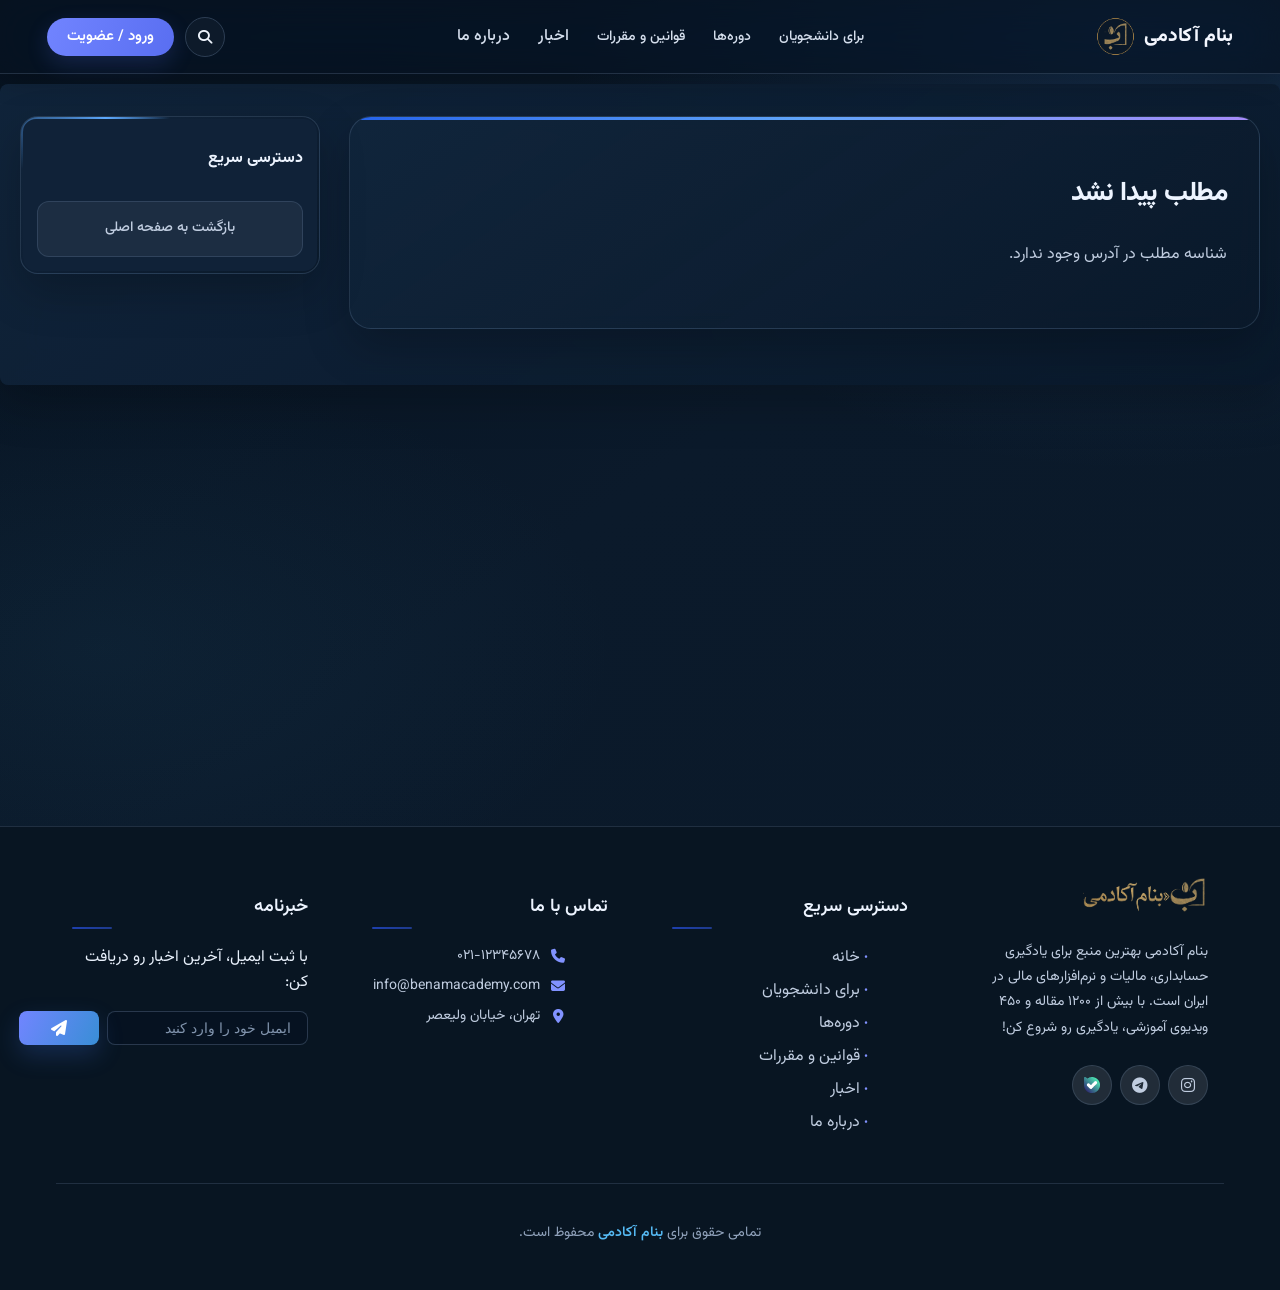
<file: html/single-post.html>
<!doctype html>
<html lang="fa" dir="rtl">

<head>
  <meta charset="UTF-8" />
  <meta name="viewport" content="width=device-width, initial-scale=1.0" />
  <title>مطلب | بنام آکادمی</title>
  <link rel="icon" type="image/png" href="../images/benam-academy-icon.png" />
  <meta name="description" content="مطالعه مطلب آموزشی و دسترسی به فایل‌ها و ویدیوهای مرتبط." />
  <meta property="og:type" content="website" />
  <meta property="og:title" content="مطلب | بنام آکادمی" />
  <meta property="og:description" content="مطالعه مطلب آموزشی و دسترسی به فایل‌ها و ویدیوهای مرتبط." />
  <meta property="og:image" content="../images/benam-academy-logo.png" />
  <meta property="og:locale" content="fa_IR" />
  <link href="https://fonts.googleapis.com/css2?family=Vazirmatn:wght@100;200;300;400;500;600;700;800;900&display=swap"
    rel="stylesheet" />
  <link rel="stylesheet" href="https://cdnjs.cloudflare.com/ajax/libs/font-awesome/6.7.2/css/all.min.css"
    integrity="sha384-nRgPTkuX86pH8yjPJUAFuASXQSSl2/bBUiNV47vSYpKFxHJhbcrGnmlYpYJMeD7a" crossorigin="anonymous"
    referrerpolicy="no-referrer" />
  <link rel="stylesheet" href="../styles/header/top-header.css" />
  <link rel="stylesheet" href="../styles/header/mobile-header.css" />
  <link rel="stylesheet" href="../styles/header/custom-menu.css" />
  <link rel="stylesheet" href="../styles/pages/single-post.css" />
  <link rel="stylesheet" href="../styles/main/main.css" />
  <link rel="stylesheet" href="../styles/main/ads-widget.css" />
  <link rel="stylesheet" href="../styles/footer/main-footer.css" />
  <link rel="stylesheet" href="../styles/pages/site-theme.css" />
</head>

<body class="site-page">
  <header class="header home-header">
    <div class="home-header_row">
      <a class="desktop-brand" href="../html/index.html" aria-label="بنام آکادمی، صفحهٔ اصلی">
        <span>بنام آکادمی</span>
        <img src="../images/benam-academy-icon.png" alt="" width="40" height="40" />
      </a>
      <nav class="home-primary-nav" aria-label="منوی اصلی">
        <div class="home-nav_item has-dropdown">
          <a data-header-label="forStudents" class="home-nav_link" href="list-page.html?cat=forStudents">برای دانشجویان</a>
          <div class="home-nav_dropdown" aria-label="دسته‌بندی‌های دانشجویان">
            <section>
              <strong data-header-label="studentsBooks">کتاب و جزوه</strong>
              <a data-header-label="diploma" href="list-page.html?cat=diploma">دروس تخصصی دیپلم</a>
              <a data-header-label="associate_degree" href="list-page.html?cat=associate_degree">دروس تخصصی کاردانی</a>
              <a data-header-label="bachelor" href="list-page.html?cat=bachelor">دروس تخصصی کارشناسی</a>
              <a data-header-label="master" href="list-page.html?cat=master">دروس تخصصی ارشد</a>
              <a data-header-label="phd" href="list-page.html?cat=phd">دروس تخصصی دکتری</a>
            </section>
            <section>
              <strong data-header-label="studentsExamGroup">کنکوری‌ها</strong>
              <a data-header-label="konkur1" href="list-page.html?cat=konkur1">سوالات کنکور و پاسخ‌ها</a>
              <a data-header-label="konkur2" href="list-page.html?cat=konkur2">ضرایب و منابع کنکور</a>
              <a data-header-label="konkur3" href="list-page.html?cat=konkur3">روش مطالعه و تست</a>
            </section>
            <section>
              <strong data-header-label="studentsProjects">پروژه‌های حسابداری</strong>
              <a data-header-label="Enterpreneurship_projects" href="list-page.html?cat=Enterpreneurship_projects">پروژه‌های کارآفرینی</a>
              <a data-header-label="Enternship-projects" href="list-page.html?cat=Enternship-projects">پروژه‌های کارآموزی</a>
              <a data-header-label="Financial-project" href="list-page.html?cat=Financial-project">پروژه‌های مالی و حسابداری</a>
            </section>
          </div>
        </div>
        <div class="home-nav_item has-dropdown">
          <a data-header-label="courses" class="home-nav_link" href="list-page.html?cat=videos">دوره‌ها</a>
          <div class="home-nav_dropdown home-nav_dropdown--compact" aria-label="دسته‌بندی دوره‌ها">
            <section>
              <a data-header-label="beginner" href="list-page.html?cat=beginner">دوره‌های مقدماتی حسابداری</a>
              <a data-header-label="intermediate" href="list-page.html?cat=intermediate">دوره‌های سطح متوسط</a>
              <a data-header-label="advanced" href="list-page.html?cat=advanced">دوره‌های پیشرفته</a>
              <a data-header-label="videos" href="list-page.html?cat=videos">فیلم‌های آموزشی</a>
            </section>
          </div>
        </div>
        <div class="home-nav_item has-dropdown">
          <a data-header-label="regulations" class="home-nav_link" href="list-page.html?cat=regulations">قوانین و مقررات</a>
          <div class="home-nav_dropdown home-nav_dropdown--compact" aria-label="موضوعات قوانین و مقررات">
            <section>
              <a data-header-label="constitution" href="list-page.html?cat=constitution">قانون اساسی جمهوری اسلامی ایران</a>
              <a data-header-label="commercialLaw" href="list-page.html?cat=commercialLaw">قانون تجارت</a>
              <a data-header-label="laborLaw" href="list-page.html?cat=laborLaw">قانون کار</a>
              <a data-header-label="taxLaw" href="list-page.html?cat=taxLaw">قوانین مالیاتی</a>
              <a data-header-label="socialSecurityLaw" href="list-page.html?cat=socialSecurityLaw">قانون تأمین اجتماعی</a>
            </section>
          </div>
        </div>
        <a data-header-label="news" class="home-nav_link" href="list-page.html?cat=exams">اخبار</a>
        <a data-header-label="aboutUs" class="home-nav_link" href="../html/about-us.html">درباره ما</a>
      </nav>
      <div class="home-header_actions">
        <div class="right-menu_items signin">
          <a href="../html/sign-up.html" class="signup">ورود / عضویت</a>
        </div>
        <label class="search-box home-search">
          <input type="search" aria-label="جستجو در سایت" placeholder="جستجو..." />
          <i class="fa-solid fa-magnifying-glass" aria-hidden="true"></i>
        </label>
      </div>
    </div>
  </header>
  <section class="mobile-header">
    <div class="mobile-menu_container">
      <div class="mobile-header_container">
        <button type="button" class="mobile-menu-btn">
          <i class="fa-solid fa-bars"></i>
        </button>
      </div>

      <div class="website-logo">
        <a href="index.html">
          <span class="website-logo_name">بنام آکادمی</span>
          <img src="../images/benam-academy-icon.png" class="website-logo_img" alt="لوگوی بنام آکادمی" />
        </a>
      </div>
    </div>

    <div class="mobile-menu">
      <div class="mobile-menu_header">
        <button type="button" class="mobile-close">
          <i class="fa-solid fa-xmark"></i>
        </button>

        <div class="mobile-search-box">
          <i class="fa-solid fa-magnifying-glass"></i>
          <input type="text" placeholder="جستجو..." />
        </div>

        <button type="button" class="mobile-search-btn">
          <i class="fa-solid fa-magnifying-glass"></i>
        </button>
      </div>

      <ul class="mobile-menu_list">
        <li class="mobile-dropdown">
          <button type="button" data-header-label="forStudents" class="mobile-dropdown-btn"><span>برای دانشجویان</span></button>
          <ul class="mobile-dropdown-menu">
            <li class="mobile-sub-dropdown"><a data-header-label="allForStudents" href="list-page.html?cat=forStudents">همهٔ مطالب دانشجویان</a></li>
            <li class="mobile-sub-dropdown"><a data-header-label="diploma" href="list-page.html?cat=diploma">دروس تخصصی دیپلم</a></li>
            <li class="mobile-sub-dropdown"><a data-header-label="associate_degree" href="list-page.html?cat=associate_degree">دروس تخصصی کاردانی</a></li>
            <li class="mobile-sub-dropdown"><a data-header-label="bachelor" href="list-page.html?cat=bachelor">دروس تخصصی کارشناسی</a></li>
            <li class="mobile-sub-dropdown"><a data-header-label="master" href="list-page.html?cat=master">دروس تخصصی ارشد</a></li>
            <li class="mobile-sub-dropdown"><a data-header-label="phd" href="list-page.html?cat=phd">دروس تخصصی دکتری</a></li>
            <li class="mobile-sub-dropdown"><a data-header-label="konkur1" href="list-page.html?cat=konkur1">سوالات کنکور و پاسخ‌ها</a></li>
            <li class="mobile-sub-dropdown"><a data-header-label="Financial-project" href="list-page.html?cat=Financial-project">پروژه‌های حسابداری</a></li>
          </ul>
        </li>
        <li class="mobile-dropdown">
          <button type="button" data-header-label="courses" class="mobile-dropdown-btn"><span>دوره‌ها</span></button>
          <ul class="mobile-dropdown-menu">
            <li class="mobile-sub-dropdown"><a data-header-label="allCourses" href="list-page.html?cat=videos">همهٔ دوره‌ها</a></li>
            <li class="mobile-sub-dropdown"><a data-header-label="beginner" href="list-page.html?cat=beginner">دوره‌های مقدماتی حسابداری</a></li>
            <li class="mobile-sub-dropdown"><a data-header-label="intermediate" href="list-page.html?cat=intermediate">دوره‌های سطح متوسط</a></li>
            <li class="mobile-sub-dropdown"><a data-header-label="advanced" href="list-page.html?cat=advanced">دوره‌های پیشرفته</a></li>
          </ul>
        </li>
        <li class="mobile-dropdown">
          <button type="button" data-header-label="regulations" class="mobile-dropdown-btn"><span>قوانین و مقررات</span></button>
          <ul class="mobile-dropdown-menu">
            <li class="mobile-sub-dropdown"><a data-header-label="allRegulations" href="list-page.html?cat=regulations">همهٔ قوانین</a></li>
            <li class="mobile-sub-dropdown"><a data-header-label="constitution" href="list-page.html?cat=constitution">قانون اساسی جمهوری اسلامی ایران</a></li>
            <li class="mobile-sub-dropdown"><a data-header-label="commercialLaw" href="list-page.html?cat=commercialLaw">قانون تجارت</a></li>
            <li class="mobile-sub-dropdown"><a data-header-label="laborLaw" href="list-page.html?cat=laborLaw">قانون کار</a></li>
            <li class="mobile-sub-dropdown"><a data-header-label="taxLaw" href="list-page.html?cat=taxLaw">قوانین مالیاتی</a></li>
            <li class="mobile-sub-dropdown"><a data-header-label="socialSecurityLaw" href="list-page.html?cat=socialSecurityLaw">قانون تأمین اجتماعی</a></li>
          </ul>
        </li>
        <li class="mobile-dropdown"><a data-header-label="news" href="list-page.html?cat=exams"
            class="mobile-dropdown-btn"><span>اخبار</span></a></li>
        <li class="mobile-dropdown"><a data-header-label="aboutUs" href="../html/about-us.html" class="mobile-dropdown-btn"><span>درباره
              ما</span></a></li>
        <li class="mobile-dropdown">
          <a href="../html/sign-up.html" class="mobile-dropdown-btn"><span>ورود / عضویت</span></a>
        </li>
      </ul>
    </div>

    <div class="mobile-overlay"></div>
  </section>
  <!-- عنوان و متن خالی — جاوااسکریپت پر می‌کند -->
  <main class="single-post">
    <div class="single-post_container">
      <div class="single-post_layout">
        <article class="single-post_content">
          <h1 class="single-post_title" id="post-title"></h1>
          <img src="" alt="" class="single-post_image" id="post-image" />
          <div class="single-post_body" id="post-content"></div>
          <div class="single-post_video" id="post-video" hidden></div>
          <div class="single-post_downloads" id="post-downloads" hidden></div>
        </article>

        <aside class="single-post_sidebar">
          <h2 class="single-post_sidebar_title">دسترسی سریع</h2>
          <a href="#" class="single-post_sidebar_link" id="back-link"></a>
        </aside>
      </div>
    </div>
  </main>

  <!-- UP BUTTON -->
  <button type="button" class="scroll-top-btn">
    <i class="fa-solid fa-chevron-up"></i>
  </button>

  <!-- FOOTER -->
  <footer class="footer">
    <div class="footer-container">
      <div class="footer-top">
        <div class="footer-section about">
          <div class="footer-logo">
            <img src="../images/benam-academy-logo.png" alt="بنام آکادمی" class="footer-logo-img" />
          </div>
          <p class="footer-desc">
            بنام آکادمی بهترین منبع برای یادگیری حسابداری، مالیات و نرم‌افزارهای
            مالی در ایران است. با بیش از ۱۲۰۰ مقاله و ۴۵۰ ویدیوی آموزشی،
            یادگیری رو شروع کن!
          </p>
          <div class="footer-socials">
            <span class="social-link" title="اینستاگرام" aria-disabled="true" role="img"><i class="fa-brands fa-instagram"></i></span>
            <span class="social-link" title="تلگرام" aria-disabled="true" role="img"><i class="fa-brands fa-telegram"></i></span>
            <span class="social-link" title="پیام‌رسان بله" aria-disabled="true" role="img"><img src="../images/bale.svg" alt="بله" width="16"
                height="16" style="display:inline-block;vertical-align:middle"></span>
          </div>
        </div>
        <div class="footer-section links">
          <h3 class="footer-title">دسترسی سریع</h3>
                    <ul class="footer-links">
            <li><a href="index.html">خانه</a></li>
            <li><a href="list-page.html?cat=forStudents">برای دانشجویان</a></li>
            <li><a href="list-page.html?cat=videos">دوره‌ها</a></li>
            <li><a href="list-page.html?cat=regulations">قوانین و مقررات</a></li>
            <li><a href="list-page.html?cat=exams">اخبار</a></li>
            <li><a href="about-us.html">درباره ما</a></li>
          </ul>
        </div>
        <div class="footer-section contact">
          <h3 class="footer-title">تماس با ما</h3>
          <ul class="footer-contact">
            <li>
              <i class="fa-solid fa-phone"></i><span data-site-phone>۰۲۱-۱۲۳۴۵۶۷۸</span>
            </li>
            <li>
              <i class="fa-solid fa-envelope"></i><span data-site-email>info@benamacademy.com</span>
            </li>
            <li>
              <i class="fa-solid fa-location-dot"></i><span>تهران، خیابان ولیعصر</span>
            </li>
          </ul>
        </div>
        <div class="footer-section newsletter">
          <h3 class="footer-title">خبرنامه</h3>
          <p>با ثبت ایمیل، آخرین اخبار رو دریافت کن:</p>
          <form class="newsletter-form">
            <input type="email" placeholder="ایمیل خود را وارد کنید" class="newsletter-input" />
            <button type="submit" class="btn btn-primary">
              <i class="fa-solid fa-paper-plane"></i>
            </button>
          </form>
        </div>
      </div>
      <div class="footer-bottom">
        <p>تمامی حقوق برای <a href="index.html">بنام آکادمی</a> محفوظ است.</p>
      </div>
    </div>
  </footer>

  <!-- scripts -->
  <!-- scripts - ترتیب درست و فقط اسکریپت‌های لازم برای سینگل پست -->
  <script src="../scripts/config.js"></script>
    <script src="../scripts/api.js"></script>
  <script src="../scripts/ads-widget.js"></script>
  <script src="../scripts/app-shell.js"></script>
  <script src="../scripts/mobile-menu.js"></script>
  <script src="../scripts/header-items.js"></script>
  <script src="../scripts/item-content.js"></script>
  <script src="../scripts/main-items.js"></script>
  <script src="../scripts/item-store.js"></script>
  <script src="../scripts/home-sections.js"></script>
  <script src="../scripts/header-labels.js"></script>
  <script src="../scripts/header-custom-menu.js"></script>
  <script src="../scripts/data.js"></script>
  <script src="../scripts/single-post.js"></script>
  <script src="../scripts/ai-widget.js"></script>
  <script src="../scripts/up-btn.js"></script>
</body>

</html>
</file>
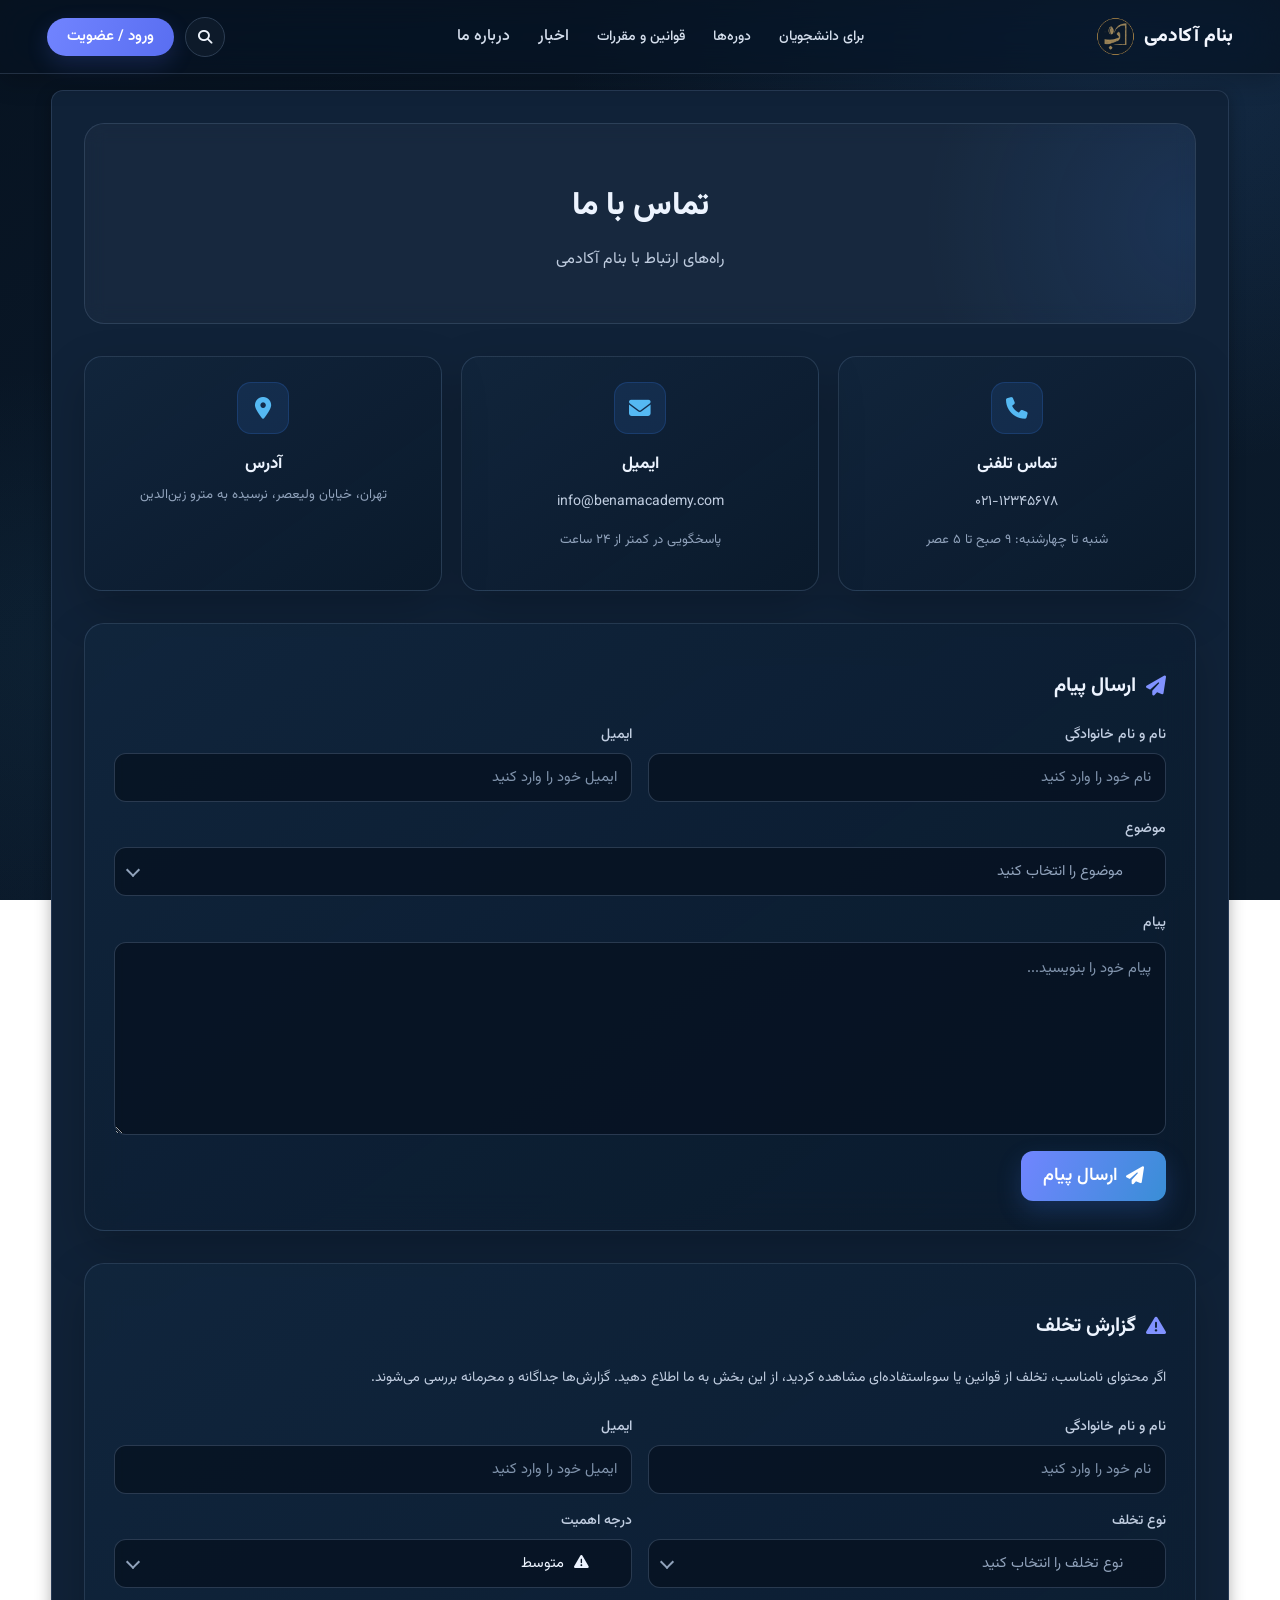
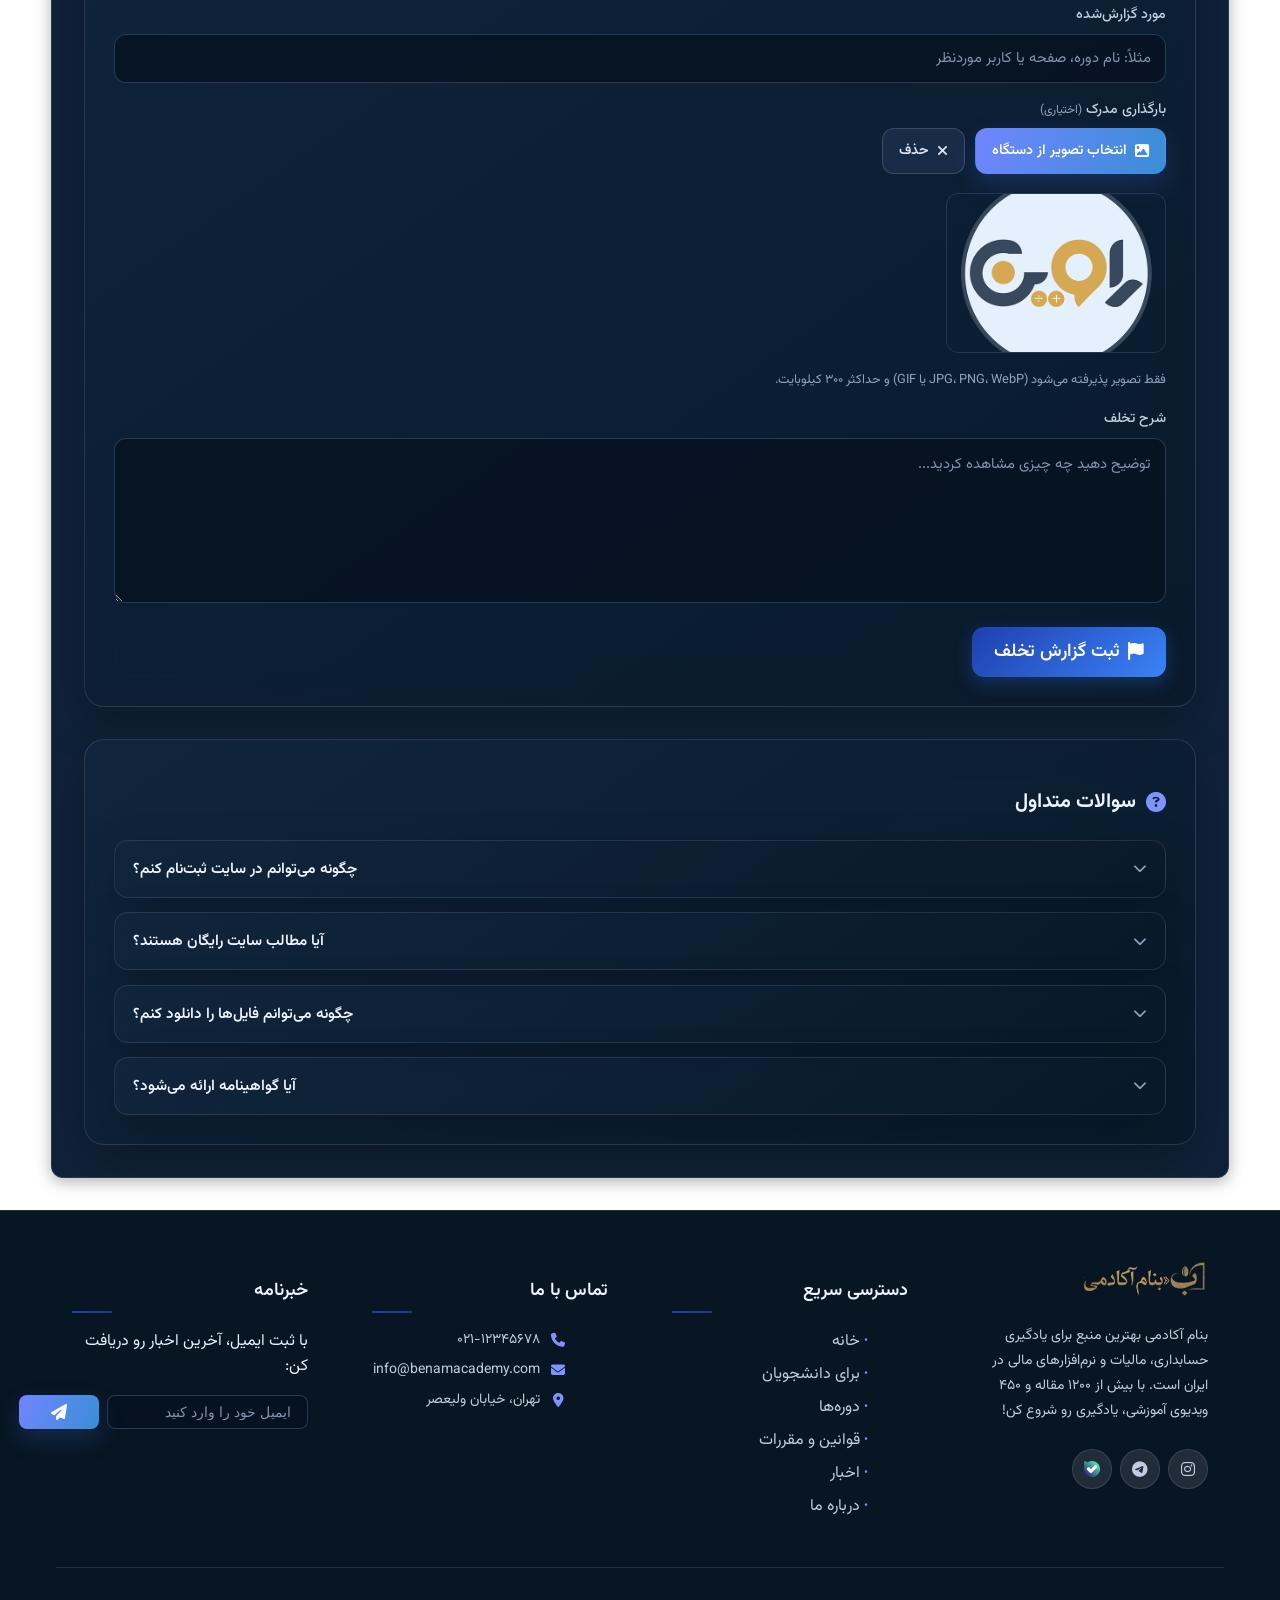
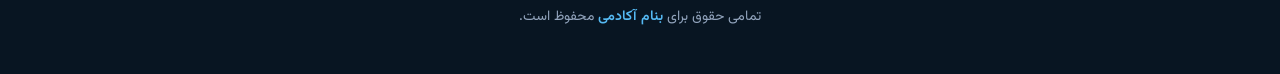
<file: html/support.html>
<!doctype html>
<html lang="fa" dir="rtl">

<head>
  <meta charset="UTF-8" />
  <meta name="viewport" content="width=device-width, initial-scale=1.0" />
  <title>پشتیبانی و تماس با ما | بنام آکادمی</title>
  <link rel="icon" type="image/png" href="../images/benam-academy-icon.png" />
  <meta name="description"
    content="سوال یا مشکلی دارید؟ از طریق فرم تماس با تیم پشتیبانی بنام آکادمی در ارتباط باشید." />
  <meta property="og:type" content="website" />
  <meta property="og:title" content="پشتیبانی و تماس با ما | بنام آکادمی" />
  <meta property="og:description"
    content="سوال یا مشکلی دارید؟ از طریق فرم تماس با تیم پشتیبانی بنام آکادمی در ارتباط باشید." />
  <meta property="og:image" content="../images/benam-academy-logo.png" />
  <meta property="og:locale" content="fa_IR" />

  <!-- Fonts -->
  <link href="https://fonts.googleapis.com/css2?family=Vazirmatn:wght@100;200;300;400;500;600;700;800;900&display=swap"
    rel="stylesheet" />
  <link rel="stylesheet" href="https://cdnjs.cloudflare.com/ajax/libs/font-awesome/6.7.2/css/all.min.css"
    integrity="sha384-nRgPTkuX86pH8yjPJUAFuASXQSSl2/bBUiNV47vSYpKFxHJhbcrGnmlYpYJMeD7a" crossorigin="anonymous"
    referrerpolicy="no-referrer" />
  <link rel="stylesheet" href="../styles/header/top-header.css" />
  <link rel="stylesheet" href="../styles/header/mobile-header.css" />
  <link rel="stylesheet" href="../styles/header/custom-menu.css" />
  <link rel="stylesheet" href="../styles/main/main.css" />
  <!-- The support page stylesheet, split by area. -->
  <link rel="stylesheet" href="../styles/pages/support-base.css" />
  <link rel="stylesheet" href="../styles/pages/support-report.css" />
  <link rel="stylesheet" href="../styles/pages/support-evidence.css" />
  <link rel="stylesheet" href="../styles/footer/main-footer.css" />
  <link rel="stylesheet" href="../styles/pages/site-theme.css" />
</head>

<body class="site-page">
  <header class="header home-header">
    <div class="home-header_row">
      <a class="desktop-brand" href="../html/index.html" aria-label="بنام آکادمی، صفحهٔ اصلی">
        <span>بنام آکادمی</span>
        <img src="../images/benam-academy-icon.png" alt="" width="40" height="40" />
      </a>
      <nav class="home-primary-nav" aria-label="منوی اصلی">
        <div class="home-nav_item has-dropdown">
          <a data-header-label="forStudents" class="home-nav_link" href="list-page.html?cat=forStudents">برای دانشجویان</a>
          <div class="home-nav_dropdown" aria-label="دسته‌بندی‌های دانشجویان">
            <section>
              <strong data-header-label="studentsBooks">کتاب و جزوه</strong>
              <a data-header-label="diploma" href="list-page.html?cat=diploma">دروس تخصصی دیپلم</a>
              <a data-header-label="associate_degree" href="list-page.html?cat=associate_degree">دروس تخصصی کاردانی</a>
              <a data-header-label="bachelor" href="list-page.html?cat=bachelor">دروس تخصصی کارشناسی</a>
              <a data-header-label="master" href="list-page.html?cat=master">دروس تخصصی ارشد</a>
              <a data-header-label="phd" href="list-page.html?cat=phd">دروس تخصصی دکتری</a>
            </section>
            <section>
              <strong data-header-label="studentsExamGroup">کنکوری‌ها</strong>
              <a data-header-label="konkur1" href="list-page.html?cat=konkur1">سوالات کنکور و پاسخ‌ها</a>
              <a data-header-label="konkur2" href="list-page.html?cat=konkur2">ضرایب و منابع کنکور</a>
              <a data-header-label="konkur3" href="list-page.html?cat=konkur3">روش مطالعه و تست</a>
            </section>
            <section>
              <strong data-header-label="studentsProjects">پروژه‌های حسابداری</strong>
              <a data-header-label="Enterpreneurship_projects" href="list-page.html?cat=Enterpreneurship_projects">پروژه‌های کارآفرینی</a>
              <a data-header-label="Enternship-projects" href="list-page.html?cat=Enternship-projects">پروژه‌های کارآموزی</a>
              <a data-header-label="Financial-project" href="list-page.html?cat=Financial-project">پروژه‌های مالی و حسابداری</a>
            </section>
          </div>
        </div>
        <div class="home-nav_item has-dropdown">
          <a data-header-label="courses" class="home-nav_link" href="list-page.html?cat=videos">دوره‌ها</a>
          <div class="home-nav_dropdown home-nav_dropdown--compact" aria-label="دسته‌بندی دوره‌ها">
            <section>
              <a data-header-label="beginner" href="list-page.html?cat=beginner">دوره‌های مقدماتی حسابداری</a>
              <a data-header-label="intermediate" href="list-page.html?cat=intermediate">دوره‌های سطح متوسط</a>
              <a data-header-label="advanced" href="list-page.html?cat=advanced">دوره‌های پیشرفته</a>
              <a data-header-label="videos" href="list-page.html?cat=videos">فیلم‌های آموزشی</a>
            </section>
          </div>
        </div>
        <div class="home-nav_item has-dropdown">
          <a data-header-label="regulations" class="home-nav_link" href="list-page.html?cat=regulations">قوانین و مقررات</a>
          <div class="home-nav_dropdown home-nav_dropdown--compact" aria-label="موضوعات قوانین و مقررات">
            <section>
              <a data-header-label="constitution" href="list-page.html?cat=constitution">قانون اساسی جمهوری اسلامی ایران</a>
              <a data-header-label="commercialLaw" href="list-page.html?cat=commercialLaw">قانون تجارت</a>
              <a data-header-label="laborLaw" href="list-page.html?cat=laborLaw">قانون کار</a>
              <a data-header-label="taxLaw" href="list-page.html?cat=taxLaw">قوانین مالیاتی</a>
              <a data-header-label="socialSecurityLaw" href="list-page.html?cat=socialSecurityLaw">قانون تأمین اجتماعی</a>
            </section>
          </div>
        </div>
        <a data-header-label="news" class="home-nav_link" href="list-page.html?cat=exams">اخبار</a>
        <a data-header-label="aboutUs" class="home-nav_link" href="../html/about-us.html">درباره ما</a>
      </nav>
      <div class="home-header_actions">
        <div class="right-menu_items signin">
          <a href="../html/sign-up.html" class="signup">ورود / عضویت</a>
        </div>
        <label class="search-box home-search">
          <input type="search" aria-label="جستجو در سایت" placeholder="جستجو..." />
          <i class="fa-solid fa-magnifying-glass" aria-hidden="true"></i>
        </label>
      </div>
    </div>
  </header>
  <section class="mobile-header">
    <div class="mobile-menu_container">
      <div class="mobile-header_container">
        <button type="button" class="mobile-menu-btn">
          <i class="fa-solid fa-bars"></i>
        </button>
      </div>

      <div class="website-logo">
        <a href="index.html">
          <span class="website-logo_name">بنام آکادمی</span>
          <img src="../images/benam-academy-icon.png" class="website-logo_img" alt="لوگوی بنام آکادمی" />
        </a>
      </div>
    </div>

    <div class="mobile-menu">
      <div class="mobile-menu_header">
        <button type="button" class="mobile-close">
          <i class="fa-solid fa-xmark"></i>
        </button>

        <div class="mobile-search-box">
          <i class="fa-solid fa-magnifying-glass"></i>
          <input type="text" placeholder="جستجو..." />
        </div>

        <button type="button" class="mobile-search-btn">
          <i class="fa-solid fa-magnifying-glass"></i>
        </button>
      </div>

      <ul class="mobile-menu_list">
        <li class="mobile-dropdown">
          <button type="button" data-header-label="forStudents" class="mobile-dropdown-btn"><span>برای دانشجویان</span></button>
          <ul class="mobile-dropdown-menu">
            <li class="mobile-sub-dropdown"><a data-header-label="allForStudents" href="list-page.html?cat=forStudents">همهٔ مطالب دانشجویان</a></li>
            <li class="mobile-sub-dropdown"><a data-header-label="diploma" href="list-page.html?cat=diploma">دروس تخصصی دیپلم</a></li>
            <li class="mobile-sub-dropdown"><a data-header-label="associate_degree" href="list-page.html?cat=associate_degree">دروس تخصصی کاردانی</a></li>
            <li class="mobile-sub-dropdown"><a data-header-label="bachelor" href="list-page.html?cat=bachelor">دروس تخصصی کارشناسی</a></li>
            <li class="mobile-sub-dropdown"><a data-header-label="master" href="list-page.html?cat=master">دروس تخصصی ارشد</a></li>
            <li class="mobile-sub-dropdown"><a data-header-label="phd" href="list-page.html?cat=phd">دروس تخصصی دکتری</a></li>
            <li class="mobile-sub-dropdown"><a data-header-label="konkur1" href="list-page.html?cat=konkur1">سوالات کنکور و پاسخ‌ها</a></li>
            <li class="mobile-sub-dropdown"><a data-header-label="Financial-project" href="list-page.html?cat=Financial-project">پروژه‌های حسابداری</a></li>
          </ul>
        </li>
        <li class="mobile-dropdown">
          <button type="button" data-header-label="courses" class="mobile-dropdown-btn"><span>دوره‌ها</span></button>
          <ul class="mobile-dropdown-menu">
            <li class="mobile-sub-dropdown"><a data-header-label="allCourses" href="list-page.html?cat=videos">همهٔ دوره‌ها</a></li>
            <li class="mobile-sub-dropdown"><a data-header-label="beginner" href="list-page.html?cat=beginner">دوره‌های مقدماتی حسابداری</a></li>
            <li class="mobile-sub-dropdown"><a data-header-label="intermediate" href="list-page.html?cat=intermediate">دوره‌های سطح متوسط</a></li>
            <li class="mobile-sub-dropdown"><a data-header-label="advanced" href="list-page.html?cat=advanced">دوره‌های پیشرفته</a></li>
          </ul>
        </li>
        <li class="mobile-dropdown">
          <button type="button" data-header-label="regulations" class="mobile-dropdown-btn"><span>قوانین و مقررات</span></button>
          <ul class="mobile-dropdown-menu">
            <li class="mobile-sub-dropdown"><a data-header-label="allRegulations" href="list-page.html?cat=regulations">همهٔ قوانین</a></li>
            <li class="mobile-sub-dropdown"><a data-header-label="constitution" href="list-page.html?cat=constitution">قانون اساسی جمهوری اسلامی ایران</a></li>
            <li class="mobile-sub-dropdown"><a data-header-label="commercialLaw" href="list-page.html?cat=commercialLaw">قانون تجارت</a></li>
            <li class="mobile-sub-dropdown"><a data-header-label="laborLaw" href="list-page.html?cat=laborLaw">قانون کار</a></li>
            <li class="mobile-sub-dropdown"><a data-header-label="taxLaw" href="list-page.html?cat=taxLaw">قوانین مالیاتی</a></li>
            <li class="mobile-sub-dropdown"><a data-header-label="socialSecurityLaw" href="list-page.html?cat=socialSecurityLaw">قانون تأمین اجتماعی</a></li>
          </ul>
        </li>
        <li class="mobile-dropdown"><a data-header-label="news" href="list-page.html?cat=exams"
            class="mobile-dropdown-btn"><span>اخبار</span></a></li>
        <li class="mobile-dropdown"><a data-header-label="aboutUs" href="../html/about-us.html" class="mobile-dropdown-btn"><span>درباره
              ما</span></a></li>
        <li class="mobile-dropdown">
          <a href="../html/sign-up.html" class="mobile-dropdown-btn"><span>ورود / عضویت</span></a>
        </li>
      </ul>
    </div>

    <div class="mobile-overlay"></div>
  </section>

  <!-- MAIN CONTENT -->
  <main class="main">
    <div class="main-container">
      <!-- PAGE HEADER -->
      <div class="page-header">
        <h1 class="page-title">تماس با ما</h1>
        <p class="page-subtitle">راه‌های ارتباط با بنام آکادمی</p>
      </div>

      <!-- CONTACT INFO -->
      <div class="contact-info">
        <div class="contact-card">
          <i class="fa-solid fa-phone"></i>
          <h3>تماس تلفنی</h3>
          <p data-site-phone>۰۲۱-۱۲۳۴۵۶۷۸</p>
          <p>شنبه تا چهارشنبه: ۹ صبح تا ۵ عصر</p>
        </div>
        <div class="contact-card">
          <i class="fa-solid fa-envelope"></i>
          <h3>ایمیل</h3>
          <p data-site-email>info@benamacademy.com</p>
          <p>پاسخگویی در کمتر از ۲۴ ساعت</p>
        </div>
        <div class="contact-card">
          <i class="fa-solid fa-location-dot"></i>
          <h3>آدرس</h3>
          <p>تهران، خیابان ولیعصر، نرسیده به مترو زین‌الدین</p>
        </div>
      </div>

      <!-- CONTACT FORM -->
      <div class="contact-form-section">
        <h2 class="section-title">
          <i class="fa-solid fa-paper-plane"></i>
          ارسال پیام
        </h2>
        <form class="contact-form" id="contactForm">
          <div class="form-row">
            <div class="form-group">
              <label for="name">نام و نام خانوادگی</label>
              <input type="text" id="name" placeholder="نام خود را وارد کنید" required />
            </div>
            <div class="form-group">
              <label for="email">ایمیل</label>
              <input type="email" id="email" placeholder="ایمیل خود را وارد کنید" required />
            </div>
          </div>
          <div class="form-group">
            <label for="subject">موضوع</label>
            <select id="subject" required>
              <option value="" disabled selected>موضوع را انتخاب کنید</option>
              <option value="question">سوال آموزشی</option>
              <option value="feedback">نظر یا پیشنهاد</option>
              <option value="cooperation">همکاری</option>
            </select>
          </div>
          <div class="form-group">
            <label for="message">پیام</label>
            <textarea id="message" placeholder="پیام خود را بنویسید..." rows="6" required></textarea>
          </div>
          <button type="submit" class="btn btn-primary btn-lg">
            <i class="fa-solid fa-paper-plane"></i>
            ارسال پیام
          </button>
        </form>
      </div>

      <!-- REPORT A VIOLATION
             Moved out of the "موضوع" dropdown and given its own section: a
             violation report is a different kind of thing from a question or
             a suggestion, and it does not belong in the same list. It also
             reaches the panel on its own channel, as a "گزارش تخلف"
             notification that only managers can see. -->
      <div class="contact-form-section report-abuse-section">
        <h2 class="section-title">
          <i class="fa-solid fa-triangle-exclamation"></i>
          گزارش تخلف
        </h2>
        <p class="report-abuse-note">
          اگر محتوای نامناسب، تخلف از قوانین یا سوءاستفاده‌ای مشاهده کردید،
          از این بخش به ما اطلاع دهید. گزارش‌ها جداگانه و محرمانه بررسی
          می‌شوند.
        </p>

        <form class="contact-form report-abuse-form" id="reportAbuseForm">
          <div class="form-row">
            <div class="form-group">
              <label for="reportName">نام و نام خانوادگی</label>
              <input type="text" id="reportName" placeholder="نام خود را وارد کنید" required />
            </div>
            <div class="form-group">
              <label for="reportEmail">ایمیل</label>
              <input type="email" id="reportEmail" placeholder="ایمیل خود را وارد کنید" required />
            </div>
          </div>

          <div class="form-row">
            <div class="form-group">
              <label for="reportKind">نوع تخلف</label>
              <select id="reportKind" required>
                <option value="" disabled selected>نوع تخلف را انتخاب کنید</option>
                <option value="content">محتوای نامناسب</option>
                <option value="copyright">نقض حق نشر</option>
                <option value="abuse">سوءاستفاده یا توهین</option>
                <option value="fraud">کلاهبرداری</option>
                <option value="other">سایر موارد</option>
              </select>
            </div>
            <div class="form-group">
              <label for="reportSeverity">درجه اهمیت</label>
              <select id="reportSeverity" required>
                <option value="low">کم</option>
                <option value="medium" selected>متوسط</option>
                <option value="high">زیاد</option>
              </select>
            </div>
          </div>

          <div class="form-group">
            <label for="reportSubject">مورد گزارش‌شده</label>
            <input type="text" id="reportSubject" placeholder="مثلاً: نام دوره، صفحه یا کاربر موردنظر" required />
          </div>

          <div class="form-group">
            <label for="reportEvidenceFile">
              بارگذاری مدرک <span class="field-optional">(اختیاری)</span>
            </label>
            <div class="evidence-upload">
              <input type="file" id="reportEvidenceFile" accept="image/*" hidden />
              <button type="button" class="evidence-upload__btn" id="reportEvidenceChoose">
                <i class="fa-solid fa-image"></i>
                انتخاب تصویر از دستگاه
              </button>
              <button type="button" class="evidence-upload__clear" id="reportEvidenceClear" hidden>
                <i class="fa-solid fa-xmark"></i>
                حذف
              </button>
            </div>
            <img id="reportEvidencePreview" class="evidence-upload__preview" alt="پیش‌نمایش مدرک" hidden />
            <small class="evidence-upload__hint" id="reportEvidenceHint">
              فقط تصویر پذیرفته می‌شود (JPG، PNG، WebP یا GIF) و حداکثر ۳۰۰ کیلوبایت.
            </small>
            <input type="hidden" id="reportEvidence" />
          </div>

          <div class="form-group">
            <label for="reportDescription">شرح تخلف</label>
            <textarea id="reportDescription" rows="5" placeholder="توضیح دهید چه چیزی مشاهده کردید..."
              required></textarea>
          </div>

          <button type="submit" class="btn btn-outline-danger btn-lg" id="reportAbuseBtn">
            <i class="fa-solid fa-flag"></i>
            ثبت گزارش تخلف
          </button>
        </form>
      </div>

      <!-- FAQ SECTION -->
      <section class="faq-section">
        <h2 class="section-title">
          <i class="fa-solid fa-question-circle"></i>
          سوالات متداول
        </h2>
        <div class="faq-list">
          <div class="faq-item">
            <button type="button" class="faq-question">
              <i class="fa-solid fa-chevron-down"></i>
              چگونه می‌توانم در سایت ثبت‌نام کنم؟
            </button>
            <div class="faq-answer">
              <p>
                برای ثبت‌نام، روی دکمه "عضویت رایگان" در سایت کلیک کنید و
                اطلاعات خود را وارد نمایید.
              </p>
            </div>
          </div>
          <div class="faq-item">
            <button type="button" class="faq-question">
              <i class="fa-solid fa-chevron-down"></i>
              آیا مطالب سایت رایگان هستند؟
            </button>
            <div class="faq-answer">
              <p>
                خیر . برای استفاده از برخی دوره لازم به خرید آن هست
              </p>
            </div>
          </div>
          <div class="faq-item">
            <button type="button" class="faq-question">
              <i class="fa-solid fa-chevron-down"></i>
              چگونه می‌توانم فایل‌ها را دانلود کنم؟
            </button>
            <div class="faq-answer">
              <p>
                برای دانلود فایل‌ها، ابتدا در سایت ثبت‌نام کنید و سپس به صفحه
                مورد نظر مراجعه نمایید.
              </p>
            </div>
          </div>
          <div class="faq-item">
            <button type="button" class="faq-question">
              <i class="fa-solid fa-chevron-down"></i>
              آیا گواهینامه ارائه می‌شود؟
            </button>
            <div class="faq-answer">
              <p>
                بله، پس از گذراندن دوره‌ها، می‌توانید گواهینامه شرکت در دوره
                را دریافت نمایید.
              </p>
            </div>
          </div>
        </div>
      </section>
    </div>
  </main>

  <!-- FOOTER -->
  <footer class="footer">
    <div class="footer-container">
      <div class="footer-top">
        <div class="footer-section about">
          <div class="footer-logo">
            <img src="../images/benam-academy-logo.png" alt="بنام آکادمی" class="footer-logo-img" />
          </div>
          <p class="footer-desc">
            بنام آکادمی بهترین منبع برای یادگیری حسابداری، مالیات و نرم‌افزارهای
            مالی در ایران است. با بیش از ۱۲۰۰ مقاله و ۴۵۰ ویدیوی آموزشی،
            یادگیری رو شروع کن!
          </p>
          <div class="footer-socials">
            <span class="social-link" title="اینستاگرام" aria-disabled="true" role="img"><i class="fa-brands fa-instagram"></i></span>
            <span class="social-link" title="تلگرام" aria-disabled="true" role="img"><i class="fa-brands fa-telegram"></i></span>
            <span class="social-link" title="پیام‌رسان بله" aria-disabled="true" role="img"><img src="../images/bale.svg" alt="بله" width="16"
                height="16" style="display:inline-block;vertical-align:middle"></span>
          </div>
        </div>
        <div class="footer-section links">
          <h3 class="footer-title">دسترسی سریع</h3>
                    <ul class="footer-links">
            <li><a href="index.html">خانه</a></li>
            <li><a href="list-page.html?cat=forStudents">برای دانشجویان</a></li>
            <li><a href="list-page.html?cat=videos">دوره‌ها</a></li>
            <li><a href="list-page.html?cat=regulations">قوانین و مقررات</a></li>
            <li><a href="list-page.html?cat=exams">اخبار</a></li>
            <li><a href="about-us.html">درباره ما</a></li>
          </ul>
        </div>
        <div class="footer-section contact">
          <h3 class="footer-title">تماس با ما</h3>
          <ul class="footer-contact">
            <li>
              <i class="fa-solid fa-phone"></i><span data-site-phone>۰۲۱-۱۲۳۴۵۶۷۸</span>
            </li>
            <li>
              <i class="fa-solid fa-envelope"></i><span data-site-email>info@benamacademy.com</span>
            </li>
            <li>
              <i class="fa-solid fa-location-dot"></i><span>تهران، خیابان ولیعصر</span>
            </li>
          </ul>
        </div>
        <div class="footer-section newsletter">
          <h3 class="footer-title">خبرنامه</h3>
          <p>با ثبت ایمیل، آخرین اخبار رو دریافت کن:</p>
          <form class="newsletter-form">
            <input type="email" placeholder="ایمیل خود را وارد کنید" class="newsletter-input" />
            <button type="submit" class="btn btn-primary">
              <i class="fa-solid fa-paper-plane"></i>
            </button>
          </form>
        </div>
      </div>
      <div class="footer-bottom">
        <p>تمامی حقوق برای <a href="index.html">بنام آکادمی</a> محفوظ است.</p>
      </div>
    </div>
  </footer>
  <!-- SCRIPTS -->
  <script src="../scripts/config.js"></script>
    <script src="../scripts/api.js"></script>
  <script src="../scripts/app-shell.js"></script>
  <script src="../scripts/support.js"></script>
  <script src="../scripts/mobile-menu.js"></script>
  <script src="../scripts/ai-widget.js"></script>
  <script src="../scripts/up-btn.js"></script>
  <script src="../scripts/header-labels.js"></script>
  <script src="../scripts/header-custom-menu.js"></script>
</body>

</html>
</file>
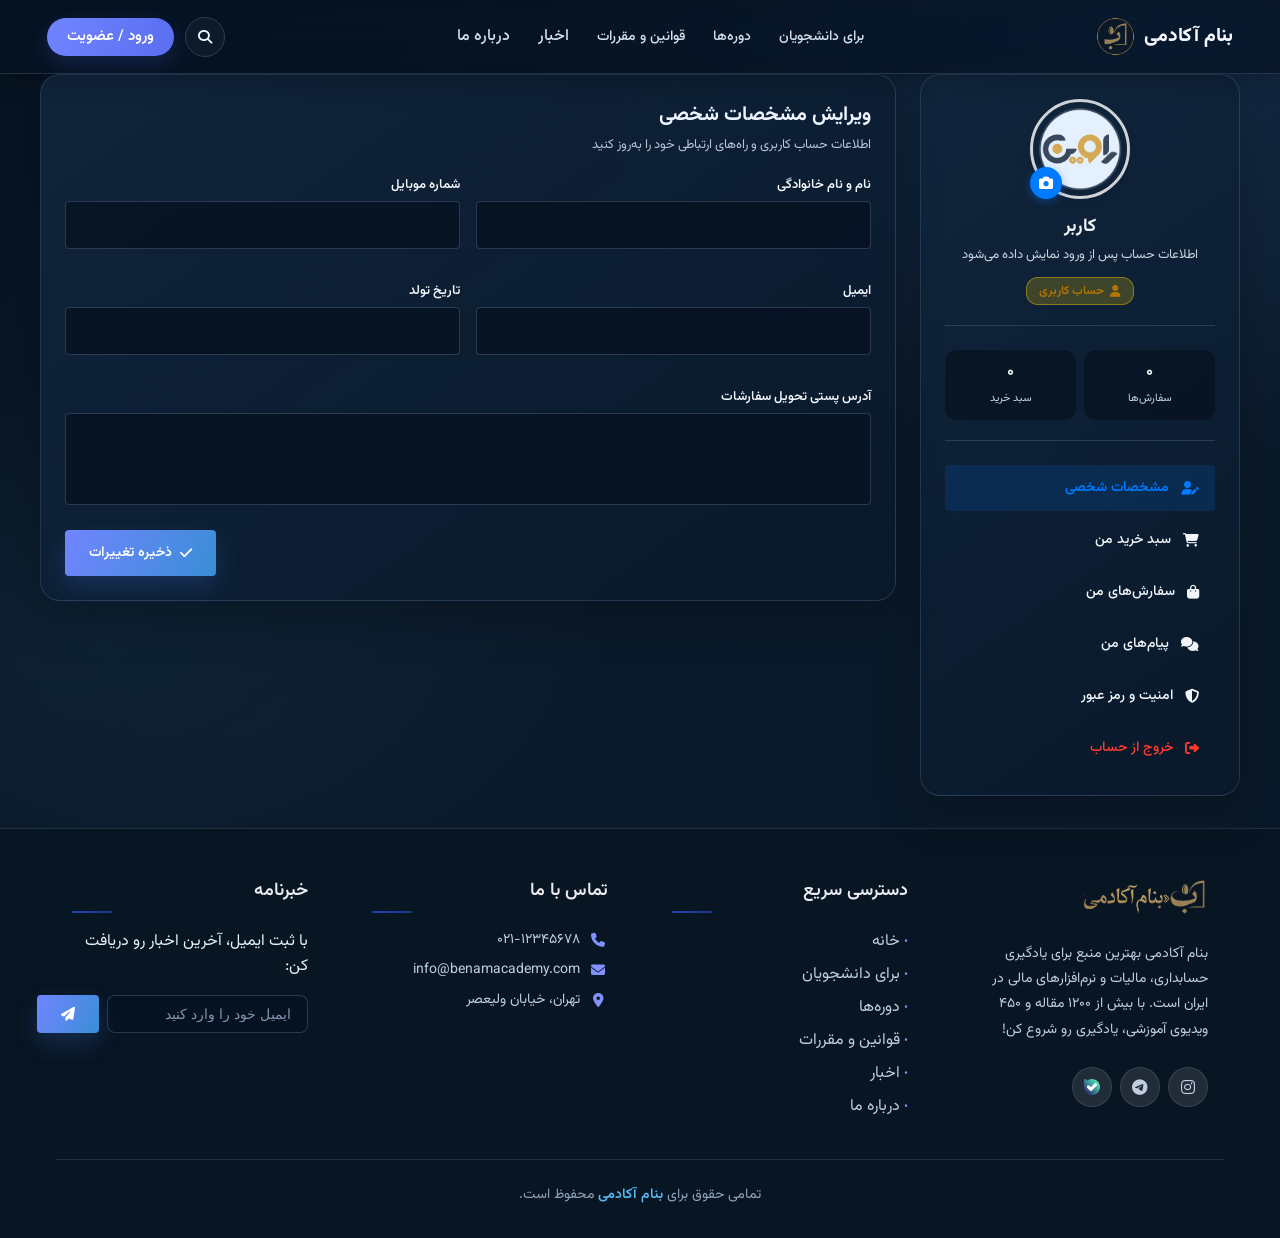
<file: html/user-profile.html>
<!doctype html>
<html lang="fa" dir="rtl">

<head>
  <meta charset="UTF-8" />
  <meta name="viewport" content="width=device-width, initial-scale=1.0" />
  <title>پروفایل کاربری و سبد خرید | بنام آکادمی</title>
  <link rel="icon" type="image/png" href="../images/benam-academy-icon.png" />
  <meta name="description" content="مدیریت اطلاعات حساب کاربری، سبد خرید و فایل‌های خریداری‌شده." />
  <meta property="og:type" content="website" />
  <meta property="og:title" content="پروفایل کاربری و سبد خرید | بنام آکادمی" />
  <meta property="og:description" content="مدیریت اطلاعات حساب کاربری، سبد خرید و فایل‌های خریداری‌شده." />
  <meta property="og:image" content="../images/benam-academy-logo.png" />
  <meta property="og:locale" content="fa_IR" />
  <link rel="stylesheet" href="../styles/header/top-header.css" />
  <link rel="stylesheet" href="../styles/header/mobile-header.css" />
  <link rel="stylesheet" href="../styles/header/custom-menu.css" />
  <link rel="stylesheet" href="../styles/main/main.css" />
  <!-- The profile stylesheet, split by tab. user-profile-security.css MUST
         stay last: it carries the [hidden] rule that has to win. -->
  <link rel="stylesheet" href="../styles/pages/user-profile-base.css" />
  <link rel="stylesheet" href="../styles/pages/user-profile-messages.css" />
  <link rel="stylesheet" href="../styles/pages/user-profile-security.css" />
  <link rel="stylesheet" href="../styles/footer/main-footer.css" />

  <link rel="stylesheet" href="https://cdnjs.cloudflare.com/ajax/libs/font-awesome/6.7.2/css/all.min.css"
    integrity="sha384-nRgPTkuX86pH8yjPJUAFuASXQSSl2/bBUiNV47vSYpKFxHJhbcrGnmlYpYJMeD7a" crossorigin="anonymous"
    referrerpolicy="no-referrer" />
  <link rel="stylesheet" href="../styles/pages/site-theme.css" />
</head>

<body class="site-page">
  <!-- HEADER -->
  <header class="header home-header">
    <div class="home-header_row">
      <a class="desktop-brand" href="../html/index.html" aria-label="بنام آکادمی، صفحهٔ اصلی">
        <span>بنام آکادمی</span>
        <img src="../images/benam-academy-icon.png" alt="" width="40" height="40" />
      </a>
      <nav class="home-primary-nav" aria-label="منوی اصلی">
        <div class="home-nav_item has-dropdown">
          <a data-header-label="forStudents" class="home-nav_link" href="list-page.html?cat=forStudents">برای دانشجویان</a>
          <div class="home-nav_dropdown" aria-label="دسته‌بندی‌های دانشجویان">
            <section>
              <strong data-header-label="studentsBooks">کتاب و جزوه</strong>
              <a data-header-label="diploma" href="list-page.html?cat=diploma">دروس تخصصی دیپلم</a>
              <a data-header-label="associate_degree" href="list-page.html?cat=associate_degree">دروس تخصصی کاردانی</a>
              <a data-header-label="bachelor" href="list-page.html?cat=bachelor">دروس تخصصی کارشناسی</a>
              <a data-header-label="master" href="list-page.html?cat=master">دروس تخصصی ارشد</a>
              <a data-header-label="phd" href="list-page.html?cat=phd">دروس تخصصی دکتری</a>
            </section>
            <section>
              <strong data-header-label="studentsExamGroup">کنکوری‌ها</strong>
              <a data-header-label="konkur1" href="list-page.html?cat=konkur1">سوالات کنکور و پاسخ‌ها</a>
              <a data-header-label="konkur2" href="list-page.html?cat=konkur2">ضرایب و منابع کنکور</a>
              <a data-header-label="konkur3" href="list-page.html?cat=konkur3">روش مطالعه و تست</a>
            </section>
            <section>
              <strong data-header-label="studentsProjects">پروژه‌های حسابداری</strong>
              <a data-header-label="Enterpreneurship_projects" href="list-page.html?cat=Enterpreneurship_projects">پروژه‌های کارآفرینی</a>
              <a data-header-label="Enternship-projects" href="list-page.html?cat=Enternship-projects">پروژه‌های کارآموزی</a>
              <a data-header-label="Financial-project" href="list-page.html?cat=Financial-project">پروژه‌های مالی و حسابداری</a>
            </section>
          </div>
        </div>
        <div class="home-nav_item has-dropdown">
          <a data-header-label="courses" class="home-nav_link" href="list-page.html?cat=videos">دوره‌ها</a>
          <div class="home-nav_dropdown home-nav_dropdown--compact" aria-label="دسته‌بندی دوره‌ها">
            <section>
              <a data-header-label="beginner" href="list-page.html?cat=beginner">دوره‌های مقدماتی حسابداری</a>
              <a data-header-label="intermediate" href="list-page.html?cat=intermediate">دوره‌های سطح متوسط</a>
              <a data-header-label="advanced" href="list-page.html?cat=advanced">دوره‌های پیشرفته</a>
              <a data-header-label="videos" href="list-page.html?cat=videos">فیلم‌های آموزشی</a>
            </section>
          </div>
        </div>
        <div class="home-nav_item has-dropdown">
          <a data-header-label="regulations" class="home-nav_link" href="list-page.html?cat=regulations">قوانین و مقررات</a>
          <div class="home-nav_dropdown home-nav_dropdown--compact" aria-label="موضوعات قوانین و مقررات">
            <section>
              <a data-header-label="constitution" href="list-page.html?cat=constitution">قانون اساسی جمهوری اسلامی ایران</a>
              <a data-header-label="commercialLaw" href="list-page.html?cat=commercialLaw">قانون تجارت</a>
              <a data-header-label="laborLaw" href="list-page.html?cat=laborLaw">قانون کار</a>
              <a data-header-label="taxLaw" href="list-page.html?cat=taxLaw">قوانین مالیاتی</a>
              <a data-header-label="socialSecurityLaw" href="list-page.html?cat=socialSecurityLaw">قانون تأمین اجتماعی</a>
            </section>
          </div>
        </div>
        <a data-header-label="news" class="home-nav_link" href="list-page.html?cat=exams">اخبار</a>
        <a data-header-label="aboutUs" class="home-nav_link" href="../html/about-us.html">درباره ما</a>
      </nav>
      <div class="home-header_actions">
        <div class="right-menu_items signin">
          <a href="../html/sign-up.html" class="signup">ورود / عضویت</a>
        </div>
        <label class="search-box home-search">
          <input type="search" aria-label="جستجو در سایت" placeholder="جستجو..." />
          <i class="fa-solid fa-magnifying-glass" aria-hidden="true"></i>
        </label>
      </div>
    </div>
  </header>
  <section class="mobile-header">
    <div class="mobile-menu_container">
      <div class="mobile-header_container">
        <button type="button" class="mobile-menu-btn">
          <i class="fa-solid fa-bars"></i>
        </button>
      </div>

      <div class="website-logo">
        <a href="index.html">
          <span class="website-logo_name">بنام آکادمی</span>
          <img src="../images/benam-academy-icon.png" class="website-logo_img" alt="لوگوی بنام آکادمی" />
        </a>
      </div>
    </div>

    <div class="mobile-menu">
      <div class="mobile-menu_header">
        <button type="button" class="mobile-close">
          <i class="fa-solid fa-xmark"></i>
        </button>

        <div class="mobile-search-box">
          <i class="fa-solid fa-magnifying-glass"></i>
          <input type="text" placeholder="جستجو..." />
        </div>

        <button type="button" class="mobile-search-btn">
          <i class="fa-solid fa-magnifying-glass"></i>
        </button>
      </div>

      <ul class="mobile-menu_list">
        <li class="mobile-dropdown">
          <button type="button" data-header-label="forStudents" class="mobile-dropdown-btn"><span>برای دانشجویان</span></button>
          <ul class="mobile-dropdown-menu">
            <li class="mobile-sub-dropdown"><a data-header-label="allForStudents" href="list-page.html?cat=forStudents">همهٔ مطالب دانشجویان</a></li>
            <li class="mobile-sub-dropdown"><a data-header-label="diploma" href="list-page.html?cat=diploma">دروس تخصصی دیپلم</a></li>
            <li class="mobile-sub-dropdown"><a data-header-label="associate_degree" href="list-page.html?cat=associate_degree">دروس تخصصی کاردانی</a></li>
            <li class="mobile-sub-dropdown"><a data-header-label="bachelor" href="list-page.html?cat=bachelor">دروس تخصصی کارشناسی</a></li>
            <li class="mobile-sub-dropdown"><a data-header-label="master" href="list-page.html?cat=master">دروس تخصصی ارشد</a></li>
            <li class="mobile-sub-dropdown"><a data-header-label="phd" href="list-page.html?cat=phd">دروس تخصصی دکتری</a></li>
            <li class="mobile-sub-dropdown"><a data-header-label="konkur1" href="list-page.html?cat=konkur1">سوالات کنکور و پاسخ‌ها</a></li>
            <li class="mobile-sub-dropdown"><a data-header-label="Financial-project" href="list-page.html?cat=Financial-project">پروژه‌های حسابداری</a></li>
          </ul>
        </li>
        <li class="mobile-dropdown">
          <button type="button" data-header-label="courses" class="mobile-dropdown-btn"><span>دوره‌ها</span></button>
          <ul class="mobile-dropdown-menu">
            <li class="mobile-sub-dropdown"><a data-header-label="allCourses" href="list-page.html?cat=videos">همهٔ دوره‌ها</a></li>
            <li class="mobile-sub-dropdown"><a data-header-label="beginner" href="list-page.html?cat=beginner">دوره‌های مقدماتی حسابداری</a></li>
            <li class="mobile-sub-dropdown"><a data-header-label="intermediate" href="list-page.html?cat=intermediate">دوره‌های سطح متوسط</a></li>
            <li class="mobile-sub-dropdown"><a data-header-label="advanced" href="list-page.html?cat=advanced">دوره‌های پیشرفته</a></li>
          </ul>
        </li>
        <li class="mobile-dropdown">
          <button type="button" data-header-label="regulations" class="mobile-dropdown-btn"><span>قوانین و مقررات</span></button>
          <ul class="mobile-dropdown-menu">
            <li class="mobile-sub-dropdown"><a data-header-label="allRegulations" href="list-page.html?cat=regulations">همهٔ قوانین</a></li>
            <li class="mobile-sub-dropdown"><a data-header-label="constitution" href="list-page.html?cat=constitution">قانون اساسی جمهوری اسلامی ایران</a></li>
            <li class="mobile-sub-dropdown"><a data-header-label="commercialLaw" href="list-page.html?cat=commercialLaw">قانون تجارت</a></li>
            <li class="mobile-sub-dropdown"><a data-header-label="laborLaw" href="list-page.html?cat=laborLaw">قانون کار</a></li>
            <li class="mobile-sub-dropdown"><a data-header-label="taxLaw" href="list-page.html?cat=taxLaw">قوانین مالیاتی</a></li>
            <li class="mobile-sub-dropdown"><a data-header-label="socialSecurityLaw" href="list-page.html?cat=socialSecurityLaw">قانون تأمین اجتماعی</a></li>
          </ul>
        </li>
        <li class="mobile-dropdown"><a data-header-label="news" href="list-page.html?cat=exams"
            class="mobile-dropdown-btn"><span>اخبار</span></a></li>
        <li class="mobile-dropdown"><a data-header-label="aboutUs" href="../html/about-us.html" class="mobile-dropdown-btn"><span>درباره
              ما</span></a></li>
        <li class="mobile-dropdown">
          <a href="../html/sign-up.html" class="mobile-dropdown-btn"><span>ورود / عضویت</span></a>
        </li>
      </ul>
    </div>

    <div class="mobile-overlay"></div>
  </section>
  <div class="profile-container">
    <!-- Sidebar Navigation / Quick Info -->
    <aside class="profile-sidebar glass-card">
      <div class="user-avatar-section">
        <div class="avatar-wrapper">
          <img src="../images/ravin.png" alt="پروفایل کاربر" id="userAvatarImg" />
          <label for="avatarUpload" class="avatar-edit-btn" title="تغییر تصویر">
            <i class="fas fa-camera"></i>
            <input type="file" id="avatarUpload" accept="image/*" style="display: none" />
          </label>
        </div>
        <h3 id="profileFullName">کاربر</h3>
        <p id="profileUserEmail">اطلاعات حساب پس از ورود نمایش داده می‌شود</p>
        <span class="user-badge"><i class="fas fa-user"></i> حساب کاربری</span>
      </div>

      <!-- Both counts are filled from real data; the invented
             "امتیاز کل" box was removed because nothing produced it. -->
      <div class="profile-stats profile-stats--pair">
        <div class="stat-box">
          <span class="stat-number" id="ordersCountStat">۰</span>
          <span class="stat-label">سفارش‌ها</span>
        </div>
        <div class="stat-box">
          <span class="stat-number" id="cartCountStat">۰</span>
          <span class="stat-label">سبد خرید</span>
        </div>
      </div>

      <nav class="profile-nav">
        <ul>
          <li class="active" data-tab="info">
            <a href="#info"><i class="fas fa-user-edit"></i> مشخصات شخصی</a>
          </li>
          <li data-tab="cart">
            <a href="#cart"><i class="fas fa-shopping-cart"></i> سبد خرید من
              <span class="badge" id="cartBadge" style="display:none"></span></a>
          </li>
          <li data-tab="orders">
            <a href="#orders"><i class="fas fa-shopping-bag"></i> سفارش‌های من
              <span class="badge" id="ordersBadge" style="display:none"></span></a>
          </li>
          <li data-tab="messages">
            <a href="#messages"><i class="fas fa-comments"></i> پیام‌های من
              <span class="badge" id="myMessagesBadge" style="display: none"></span></a>
          </li>
          <li data-tab="security">
            <a href="#security"><i class="fas fa-shield-alt"></i> امنیت و رمز عبور</a>
          </li>
          <li>
            <a href="#" id="logoutProfileBtn" class="logout-link"><i class="fas fa-sign-out-alt"></i> خروج از حساب</a>
          </li>
        </ul>
      </nav>
    </aside>

    <!-- Main Profile Content Area -->
    <main class="profile-main-content">
      <!-- TAB 1: PERSONAL INFO -->
      <div id="tab-info" class="profile-tab-content active">
        <div class="glass-card">
          <div class="card-header">
            <h2>ویرایش مشخصات شخصی</h2>
            <p>اطلاعات حساب کاربری و راه‌های ارتباطی خود را به‌روز کنید</p>
          </div>
          <form id="personalInfoForm">
            <div class="form-grid">
              <div class="form-group">
                <label>نام و نام خانوادگی</label>
                <input type="text" id="inputName" class="form-control" value="" required />
              </div>
              <div class="form-group">
                <label>شماره موبایل</label>
                <input type="text" id="inputPhone" class="form-control" value="" required />
              </div>
              <div class="form-group">
                <label>ایمیل</label>
                <input type="email" id="inputEmail" class="form-control" value="" required />
              </div>
              <div class="form-group">
                <label>تاریخ تولد</label>
                <input type="text" id="inputBirth" class="form-control" value="" />
              </div>
              <div class="form-group full-width">
                <label>آدرس پستی تحویل سفارشات</label>
                <textarea id="inputAddress" class="form-control" rows="3">
</textarea>
              </div>
            </div>
            <div class="form-actions">
              <button type="submit" class="btn-primary">
                <i class="fas fa-check"></i> ذخیره تغییرات
              </button>
            </div>
          </form>
        </div>
      </div>

      <!-- TAB 2: SHOPPING CART -->
      <div id="tab-cart" class="profile-tab-content">
        <div class="glass-card">
          <div class="card-header">
            <h2>سبد خرید شما</h2>
            <p>اقلام انتخاب شده برای خرید نهایی</p>
          </div>
          <div class="cart-items-list" id="cartItemsContainer">
            <!-- Populated by JS -->
          </div>
          <div class="cart-summary" id="cartSummarySection">
            <div class="summary-row">
              <span>مجموع قیمت کالاها:</span>
              <span id="cartTotalPrice">۰ تومان</span>
            </div>
            <div class="summary-row">
              <span>هزینه ارسال:</span>
              <span>رایگان</span>
            </div>
            <hr style="
                  border: 0;
                  border-top: 0.5px solid var(--glass-border);
                  margin: 12px 0;
                " />
            <div class="summary-row total">
              <span>مبلغ قابل پرداخت:</span>
              <span id="cartFinalPrice">۰ تومان</span>
            </div>
            <div class="form-actions" style="margin-top: 20px">
              <button type="button" class="btn-primary" onclick="checkoutCart()">
                <i class="fas fa-credit-card"></i> تایید و پرداخت نهایی
              </button>
            </div>
          </div>
        </div>
      </div>

      <!-- TAB 3: ORDERS -->
      <div id="tab-orders" class="profile-tab-content">
        <div class="glass-card">
          <div class="card-header">
            <h2>سفارش‌های من</h2>
            <p>تاریخچه خریدها و پیگیری وضعیت مرسوله‌ها</p>
          </div>
          <div class="table-container">
            <table class="data-table">
              <thead>
                <tr>
                  <th>شماره سفارش</th>
                  <th>تاریخ ثبت</th>
                  <th>مبلغ کل</th>
                  <th>وضعیت سفارش</th>
                  <th>عملیات</th>
                </tr>
              </thead>
              <tbody id="myOrdersBody"></tbody>
            </table>
          </div>
        </div>
      </div>

      <!-- TAB: MY MESSAGES
             Where an admin reply lands. Messages sent from the contact form
             or the assistant widget appear here as a thread. -->
      <div id="tab-messages" class="profile-tab-content">
        <div class="glass-card">
          <div class="card-header">
            <h2>پیام‌های من</h2>
            <p>گفتگوهای شما با پشتیبانی و پاسخ‌های دریافتی</p>
          </div>
          <div id="myMessagesList" class="my-messages-list"></div>
        </div>
      </div>

      <!-- TAB: SECURITY
             The three password boxes used to sit open all the time, which
             asked every visitor to think about changing their password just
             to look at the tab. The new fields stay collapsed until the user
             says they want a change. -->
      <div id="tab-security" class="profile-tab-content">
        <div class="glass-card">
          <div class="card-header">
            <h2>امنیت و رمز عبور</h2>
            <p>رمز عبور خود را به صورت دوره‌ای تغییر دهید</p>
          </div>
          <form id="securityForm">
            <div class="form-group">
              <label for="currentPassword">رمز عبور فعلی</label>
              <div class="password-field">
                <input type="password" id="currentPassword" class="form-control" placeholder="••••••••"
                  autocomplete="current-password" required />
                <button type="button" class="password-eye" data-toggle-password="currentPassword"
                  aria-label="نمایش رمز عبور">
                  <i class="fas fa-eye"></i>
                </button>
              </div>
            </div>

            <button type="button" class="password-change-toggle" id="togglePasswordChange" aria-expanded="false"
              aria-controls="newPasswordSection">
              <i class="fas fa-key"></i>
              <span>تمایل به تغییر رمز عبور دارم</span>
              <i class="fas fa-chevron-down password-change-toggle__chevron"></i>
            </button>

            <div id="newPasswordSection" class="new-password-section" hidden>
              <div class="form-grid">
                <div class="form-group">
                  <label for="newPassword">رمز عبور جدید</label>
                  <div class="password-field">
                    <input type="password" id="newPassword" class="form-control" placeholder="حداقل ۶ کاراکتر"
                      autocomplete="new-password" />
                    <button type="button" class="password-eye" data-toggle-password="newPassword"
                      aria-label="نمایش رمز عبور">
                      <i class="fas fa-eye"></i>
                    </button>
                  </div>
                </div>
                <div class="form-group">
                  <label for="confirmPassword">تکرار رمز عبور جدید</label>
                  <div class="password-field">
                    <input type="password" id="confirmPassword" class="form-control" placeholder="••••••••"
                      autocomplete="new-password" />
                    <button type="button" class="password-eye" data-toggle-password="confirmPassword"
                      aria-label="نمایش رمز عبور">
                      <i class="fas fa-eye"></i>
                    </button>
                  </div>
                </div>
              </div>
              <small class="password-hint" id="passwordHint">
                رمز جدید باید حداقل ۶ کاراکتر باشد.
              </small>
            </div>

            <div class="form-actions" style="margin-top: 20px">
              <button type="submit" class="btn-primary" id="updatePasswordBtn" disabled>
                <i class="fas fa-key"></i> به‌روزرسانی رمز عبور
              </button>
            </div>
          </form>
        </div>
      </div>

      <!-- Countdown confirmation before the password actually changes. -->
      <div class="password-confirm-overlay" id="passwordConfirmOverlay" hidden>
        <div class="password-confirm-box" role="alertdialog" aria-modal="true" aria-labelledby="passwordConfirmTitle">
          <div class="password-confirm-icon"><i class="fas fa-triangle-exclamation"></i></div>
          <h3 id="passwordConfirmTitle">از تغییر رمز عبور مطمئن هستید؟</h3>
          <p>
            پس از تأیید، رمز فعلی شما باطل می‌شود و برای ورود بعدی باید از
            رمز جدید استفاده کنید.
          </p>
          <div class="password-confirm-timer">
            <span id="passwordConfirmCount">۵</span> ثانیه تا تأیید خودکار
          </div>
          <div class="password-confirm-actions">
            <button type="button" class="btn-secondary" id="passwordConfirmCancel">انصراف</button>
            <button type="button" class="btn-primary" id="passwordConfirmAccept">
              بله، تغییر بده
            </button>
          </div>
        </div>
      </div>

    </main>
  </div>

  <!-- TOAST CONTAINER -->
  <div class="toast-container" id="toastContainer"></div>

  <footer class="footer">
    <div class="footer-container">
      <div class="footer-top">
        <div class="footer-section about">
          <div class="footer-logo">
            <img src="../images/benam-academy-logo.png" alt="بنام آکادمی" class="footer-logo-img" />
          </div>
          <p class="footer-desc">
            بنام آکادمی بهترین منبع برای یادگیری حسابداری، مالیات و نرم‌افزارهای
            مالی در ایران است. با بیش از ۱۲۰۰ مقاله و ۴۵۰ ویدیوی آموزشی،
            یادگیری رو شروع کن!
          </p>
          <div class="footer-socials">
            <span class="social-link" title="اینستاگرام" aria-disabled="true" role="img"><i class="fa-brands fa-instagram"></i></span>
            <span class="social-link" title="تلگرام" aria-disabled="true" role="img"><i class="fa-brands fa-telegram"></i></span>
            <span class="social-link" title="پیام‌رسان بله" aria-disabled="true" role="img"><img src="../images/bale.svg" alt="بله" width="16" height="16" style="display:inline-block;vertical-align:middle"></span>
          </div>
        </div>
        <div class="footer-section links">
          <h3 class="footer-title" style="color: #ebebf2">دسترسی سریع</h3>
                    <ul class="footer-links">
            <li><a href="index.html">خانه</a></li>
            <li><a href="list-page.html?cat=forStudents">برای دانشجویان</a></li>
            <li><a href="list-page.html?cat=videos">دوره‌ها</a></li>
            <li><a href="list-page.html?cat=regulations">قوانین و مقررات</a></li>
            <li><a href="list-page.html?cat=exams">اخبار</a></li>
            <li><a href="about-us.html">درباره ما</a></li>
          </ul>
        </div>
        <div class="footer-section contact">
          <h3 class="footer-title" style="color: #ebebf2">تماس با ما</h3>
          <ul class="footer-contact">
            <li>
              <i class="fa-solid fa-phone"></i><span data-site-phone>۰۲۱-۱۲۳۴۵۶۷۸</span>
            </li>
            <li>
              <i class="fa-solid fa-envelope"></i><span data-site-email>info@benamacademy.com</span>
            </li>
            <li>
              <i class="fa-solid fa-location-dot"></i><span>تهران، خیابان ولیعصر</span>
            </li>
          </ul>
        </div>
        <div class="footer-section newsletter">
          <h3 class="footer-title" style="color: #ebebf2">خبرنامه</h3>
          <p>با ثبت ایمیل، آخرین اخبار رو دریافت کن:</p>
          <form class="newsletter-form">
            <input type="email" placeholder="ایمیل خود را وارد کنید" class="newsletter-input" />
            <button type="submit" class="btn btn-primary">
              <i class="fa-solid fa-paper-plane"></i>
            </button>
          </form>
        </div>
      </div>
      <div class="footer-bottom">
        <p>تمامی حقوق برای <a href="index.html">بنام آکادمی</a> محفوظ است.</p>
      </div>
    </div>
  </footer>

  <script src="../scripts/config.js"></script>
    <script src="../scripts/api.js"></script>
  <script src="../scripts/app-shell.js"></script>
  <script src="../scripts/mobile-menu.js"></script>
  <script src="../scripts/user-profile.js"></script>
  <script src="../scripts/header-labels.js"></script>
  <script src="../scripts/header-custom-menu.js"></script>
</body>

</html>
</file>
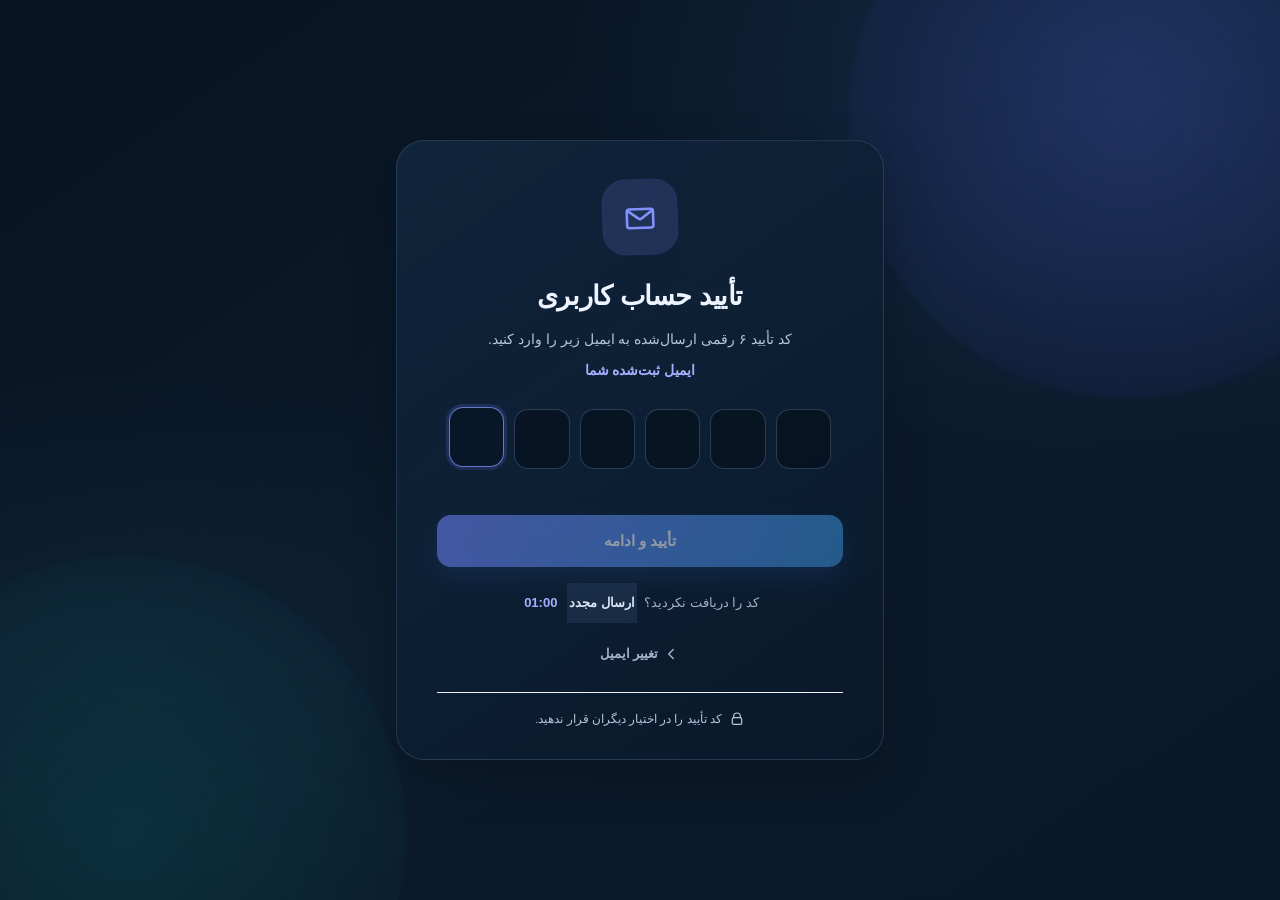
<file: html/verification.html>
<!doctype html>
<html lang="fa" dir="rtl">

<head>
    <meta charset="utf-8">
    <meta name="viewport" content="width=device-width, initial-scale=1, viewport-fit=cover">
    <meta name="theme-color" content="#081522">
    <meta name="color-scheme" content="dark">

    <!-- در صورت استفاده بک‌اند از CSRF، مقدار content را در سرور جای‌گذاری کنید. -->
    <meta name="csrf-token" content="">

    <title>تأیید حساب کاربری | بنام آکادمی</title>
    <link rel="icon" type="image/png" href="../images/benam-academy-icon.png">
    <link rel="stylesheet" href="../styles/pages/verification.css">
  <link rel="stylesheet" href="../styles/pages/site-theme.css" />
</head>

<body class="site-page" data-verify-endpoint="/api/auth/verify-code" data-resend-endpoint="/api/auth/resend-code"
    data-success-url="index.html" data-login-url="sign-up.html" data-resend-delay="60" data-request-timeout="15000">
    <main class="verification-page">
        <section class="verification-card" aria-labelledby="pageTitle" aria-describedby="verificationDescription">

            <div class="mail-icon" aria-hidden="true">
                <svg viewBox="0 0 24 24" focusable="false">
                    <path
                        d="M4.75 6.75h14.5a1.5 1.5 0 0 1 1.5 1.5v9.5a1.5 1.5 0 0 1-1.5 1.5H4.75a1.5 1.5 0 0 1-1.5-1.5v-9.5a1.5 1.5 0 0 1 1.5-1.5Z" />
                    <path d="m4 8 7 5.05a1.7 1.7 0 0 0 2 0L20 8" />
                </svg>
            </div>

            <h1 id="pageTitle">تأیید حساب کاربری</h1>
            <p class="description" id="verificationDescription">
                کد تأیید ۶ رقمی ارسال‌شده به ایمیل زیر را وارد کنید.
            </p>
            <p class="user-email" id="userEmail" aria-live="polite">ایمیل ثبت‌شده شما</p>

            <form id="verificationForm" novalidate>
                <fieldset class="code-fieldset">
                    <legend class="sr-only">کد تأیید ۶ رقمی</legend>
                    <div class="code-container" id="codeContainer">
                        <input class="code-input" type="text" inputmode="numeric" pattern="[0-9]*" maxlength="1"
                            autocomplete="one-time-code" enterkeyhint="done" aria-label="رقم اول کد تأیید" autofocus>
                        <input class="code-input" type="text" inputmode="numeric" pattern="[0-9]*" maxlength="1"
                            autocomplete="off" enterkeyhint="done" aria-label="رقم دوم کد تأیید">
                        <input class="code-input" type="text" inputmode="numeric" pattern="[0-9]*" maxlength="1"
                            autocomplete="off" enterkeyhint="done" aria-label="رقم سوم کد تأیید">
                        <input class="code-input" type="text" inputmode="numeric" pattern="[0-9]*" maxlength="1"
                            autocomplete="off" enterkeyhint="done" aria-label="رقم چهارم کد تأیید">
                        <input class="code-input" type="text" inputmode="numeric" pattern="[0-9]*" maxlength="1"
                            autocomplete="off" enterkeyhint="done" aria-label="رقم پنجم کد تأیید">
                        <input class="code-input" type="text" inputmode="numeric" pattern="[0-9]*" maxlength="1"
                            autocomplete="off" enterkeyhint="done" aria-label="رقم ششم کد تأیید">
                    </div>
                </fieldset>

                <p class="form-message" id="formMessage" role="status" aria-live="assertive"></p>

                <button class="verify-btn" id="verifyBtn" type="submit" disabled>
                    <span class="button-label">تأیید و ادامه</span>
                    <span class="button-spinner" aria-hidden="true"></span>
                </button>
            </form>

            <div class="resend-section">
                <span>کد را دریافت نکردید؟</span>
                <button class="resend-btn" id="resendBtn" type="button" disabled>ارسال مجدد</button>
                <span class="timer" id="timer" aria-live="off">01:00</span>
            </div>

            <a class="change-email" id="changeEmail" href="../html/sign-up.html">
                <svg viewBox="0 0 24 24" aria-hidden="true" focusable="false">
                    <path d="m15 18-6-6 6-6" />
                </svg>
                <span>تغییر ایمیل</span>
            </a>

            <p class="security-note">
                <svg viewBox="0 0 24 24" aria-hidden="true" focusable="false">
                    <path d="M7 10V8a5 5 0 0 1 10 0v2" />
                    <rect x="5" y="10" width="14" height="10" rx="2" />
                </svg>
                کد تأیید را در اختیار دیگران قرار ندهید.
            </p>

            <noscript>
                <p class="noscript-message">برای تأیید حساب، جاوااسکریپت مرورگر را فعال کنید.</p>
            </noscript>
        </section>
    </main>

    <script src="../scripts/verification.js" defer></script>
</body>

</html>
</file>
<file: styles/header/top-header.css>
/* ============================================
   TOP HEADER STYLES - Glassmorphism + Sticky
   Simple & Beautiful Design
   ============================================ */

.header {
    position: sticky;
    top: 0;
    z-index: 1000;
    width: 100%;
}

/* Top Header Container - Glass Effect */
.top-header_container {
    height: 60px;
    position: relative;
    z-index: 10;
}

.top-header_wrapper {
    height: 100%;
    display: flex;
    align-items: center;
    justify-content: space-between;
    padding: 0 25px;
    background: rgba(15, 23, 42, 0.9);
    backdrop-filter: blur(5px);
    -webkit-backdrop-filter: blur(12px);
    border-bottom: 1px solid rgba(255, 255, 255, 0.1);
    transition: all 0.3s ease;
}

.top-header_wrapper:hover {
    background: rgba(22, 33, 62, 0.95);
}

.top-header_today {
    color: #cbd5e1;
    font-size: 17px;
}

/* Right Menu Section */
.top-header_right {
    display: flex;
    gap: 30px;
}

.right-menu {
    list-style-type: none;
    border: none;
    outline: none;
    display: flex;
    align-items: center;
}

.right-menu_items {
    position: relative;
}

.right-menu_items:not(:last-child)::after {
    content: "|";
    color: rgba(255, 255, 255, 0.2);
    margin: 0 12px;
    font-size: 14px;
}

.top-header_right a {
    text-decoration: none;
    color: #cbd5e1;
    font-size: 15px;
    transition: all 0.3s ease;
    font-family: 'Vazirmatn', 'Segoe UI', sans-serif;
    font-weight: 500;
}

.top-header_right a:hover {
    color: #3b82f6;
    transform: translateY(-1px);
}

.top-header_right a.signup {
    color: #6366f1;
}

.top-header_right a.signup:hover {
    color: #3b82f6;
}

/* Left Components Section */
.top-header_left {
    display: flex;
    align-items: center;
    gap: 15px;
}

.components {
    display: flex;
    align-items: center;
    gap: 15px;
    font-size: 18px;
    cursor: pointer;
    list-style-type: none;
}

.social-icons-item {
    transition: transform 0.3s ease;
}

.social-icons-item:hover {
    transform: scale(1.1);
}

.social-link {
    color: #94a3b8;
    transition: all 0.3s ease;
    display: flex;
    align-items: center;
    justify-content: center;
    width: 34px;
    height: 34px;
    border-radius: 50%;
    background: rgba(255, 255, 255, 0.08);
}

.social-link:hover {
    color: #3b82f6;
    background: rgba(59, 130, 246, 0.2);
    transform: translateY(-2px);
}

/* Social Icons Colors */
.youtube-social-icon {
    color: #ef4444 !important;
}

.youtube-social-icon:hover {
    color: #ff6b6b !important;
    background: rgba(239, 68, 68, 0.2) !important;
}

.instagram-social-icon {
    color: #c084fc !important;
}

.instagram-social-icon:hover {
    color: #e879f9 !important;
    background: rgba(192, 132, 252, 0.2) !important;
}

.telegram-social-icon {
    color: #3b82f6 !important;
}

.telegram-social-icon:hover {
    color: #6366f1 !important;
    background: rgba(99, 102, 241, 0.2) !important;
}

.aparat-social-icon {
    color: #ef4444 !important;
}

.aparat-social-icon:hover {
    color: #f87171 !important;
    background: rgba(239, 68, 68, 0.2) !important;
}

.eitaa-social-icon {
    color: #fbbf24 !important;
}

.eitaa-social-icon:hover {
    color: #fcd34d !important;
    background: rgba(251, 191, 36, 0.2) !important;
}

/* Search Box - Modern Design */
.search-box {
    position: relative;
    width: 240px;
    height: 38px;
    background: rgba(255, 255, 255, 0.08);
    border: 1px solid rgba(255, 255, 255, 0.15);
    border-radius: 20px;
    display: flex;
    align-items: center;
    padding: 0 15px;
    gap: 8px;
    transition: all 0.3s ease;
}

.search-box:focus-within {
    background: rgba(255, 255, 255, 0.12);
    border-color: #3b82f6;
    box-shadow: 0 0 0 3px rgba(59, 130, 246, 0.1);
}

.search-box input {
    border: none;
    outline: none;
    background: transparent;
    width: 100%;
    font-size: 16px;
    color: #f1f5f9;
}

.search-box input::placeholder {
    color: #64748b;
}

.search-box i {
    color: #64748b;
    transition: color 0.3s ease;
}

.search-box:focus-within i {
    color: #3b82f6;
}

/* Live search dropdown (desktop header) */
.header-search-results {
    display: none;
    position: absolute;
    top: calc(100% + 8px);
    left: 0;
    width: 340px;
    max-width: 90vw;
    max-height: 60vh;
    overflow-y: auto;
    flex-direction: column;
    gap: 4px;
    padding: 8px;
    background: rgb(15 23 42);
    -webkit-backdrop-filter: blur(14px);
    backdrop-filter: blur(14px);
    border: 1px solid var(--border-color);
    border-radius: 14px;
    box-shadow: var(--shadow-lg);
    z-index: 9000;
}

.header-search-results.active {
    display: flex;
}

/* Responsive */
@media (max-width: 1000px) {
    .top-header {
        display: none;
    }
}

@media (max-width: 1200px) {
    .search-box {
        width: 200px;
    }

    .top-header_wrapper {
        padding: 0 15px;
    }

    .top-header_right {
        gap: 15px;
    }
}

/* Shared desktop header used across public site pages. */
body.site-page .home-header {
  position: sticky;
  top: 0;
  z-index: 1000;
  width: 100%;
  background: rgba(8, 19, 33, .72);
  border-bottom: 1px solid rgba(143, 170, 203, .2);
  box-shadow: 0 7px 26px rgba(0, 0, 0, .2);
  backdrop-filter: blur(20px) saturate(145%);
  -webkit-backdrop-filter: blur(20px) saturate(145%);
}

body.site-page .home-header_row {
  max-width: none;
  min-height: 73px;
  margin: 0;
  padding: 0 clamp(22px, 3.7vw, 50px);
  display: flex;
  align-items: center;
  justify-content: space-between;
  gap: clamp(16px, 2.1vw, 32px);
  direction: rtl;
}

body.site-page .home-header .desktop-brand {
  flex: 0 0 auto;
  display: inline-flex;
  align-items: center;
  gap: 9px;
  color: #f4f7ff;
  font-size: 19px;
  font-weight: 800;
  white-space: nowrap;
}

body.site-page .home-header .desktop-brand img {
  width: 39px;
  height: 39px;
  object-fit: contain;
  border-radius: 50%;
  background: transparent;
}

body.site-page .home-primary-nav {
  flex: 1 1 auto;
  display: flex;
  align-items: center;
  justify-content: center;
  gap: clamp(14px, 2.2vw, 34px);
  align-self: stretch;
  direction: rtl;
  white-space: nowrap;
}

body.site-page .home-primary-nav>a {
  position: relative;
  display: inline-flex;
  align-items: center;
  height: 100%;
  color: #d4deec;
  font-size: 16px;
  font-weight: 500;
  transition: color .2s ease;
}

body.site-page .home-nav_item>.home-nav_link {
  position: relative;
  display: inline-flex;
  align-items: center;
  height: 100%;
  color: #d4deec;
  font-size: 14px;
  font-weight: 500;
  transition: color .2s ease;
}

body.site-page .home-primary-nav>a:hover {
  color: #8799ff;
}

body.site-page .home-nav_item>.home-nav_link:hover {
  color: #8799ff;
}

body.site-page .home-nav_item>.home-nav_link::after {
  display: none;
}

body.site-page .home-nav_item:hover>.home-nav_link {
  color: #8799ff;
}

body.site-page .home-nav_item:focus-within>.home-nav_link {
  color: #8799ff;
}

body.site-page .home-primary-nav>a.is-active::after {
  content: "";
  position: absolute;
  right: 0;
  bottom: 8px;
  left: 0;
  height: 2px;
  border-radius: 3px;
  background: linear-gradient(90deg, #6e7fff, #8d9aff);
}

body.site-page .home-nav_item {
  position: relative;
  display: flex;
  align-items: center;
  align-self: stretch;
}

body.site-page .home-nav_dropdown {
  position: absolute;
  top: calc(100% - 2px);
  right: -18px;
  z-index: 30;
  display: grid;
  grid-template-columns: repeat(auto-fit, minmax(150px, 1fr));
  gap: 18px;
  width: min(720px, 88vw);
  padding: 20px;
  border: 1px solid #2c425b;
  border-radius: 14px;
  background: rgba(10, 24, 40, .98);
  box-shadow: 0 18px 44px rgba(0, 0, 0, .42);
  opacity: 0;
  visibility: hidden;
  transform: translateY(8px);
  transition: opacity .18s ease, transform .18s ease, visibility .18s;
}

body.site-page .home-nav_item:hover .home-nav_dropdown {
  opacity: 1;
  visibility: visible;
  transform: translateY(0);
}

body.site-page .home-nav_item:focus-within .home-nav_dropdown {
  opacity: 1;
  visibility: visible;
  transform: translateY(0);
}

body.site-page .home-nav_dropdown--compact {
  grid-template-columns: 1fr;
  width: min(310px, 84vw);
  gap: 0;
  padding: 12px;
}

body.site-page .home-nav_dropdown section {
  display: flex;
  flex-direction: column;
  align-items: stretch;
  gap: 4px;
}

body.site-page .home-nav_dropdown strong {
  margin-bottom: 8px;
  color: #a6b1ff;
  font-size: 14px;
}

body.site-page .home-nav_dropdown a {
  display: block;
  height: auto;
  padding: 9px 10px;
  border-radius: 8px;
  color: #d2dbea;
  font-size: 14px;
  line-height: 1.7;
  white-space: normal;
}

body.site-page .home-nav_dropdown a:hover {
  color: #fff;
  background: #172c44;
}

body.site-page .home-header_actions {
  flex: 0 0 auto;
  display: flex;
  align-items: center;
  gap: 11px;
  direction: ltr;
}

body.site-page .home-header .home-search {
  position: relative;
  box-sizing: border-box;
  flex: 0 0 40px;
  width: 40px;
  height: 40px;
  margin: 0;
  padding: 0;
  display: grid;
  place-items: center;
  gap: 0;
  border: 1px solid #2d3e54;
  border-radius: 50%;
  background: #0d1a2a;
  cursor: text;
  transition: width .22s ease, flex-basis .22s ease, border-radius .22s ease, border-color .22s ease;
}

body.site-page .home-header .home-search:focus-within {
  flex-basis: 205px;
  width: 205px;
  padding: 0 12px;
  display: flex;
  flex-direction: row-reverse;
  justify-content: space-between;
  gap: 8px;
  border-radius: 22px;
  border-color: #7184ff;
}

body.site-page .home-header .home-search input {
  position: absolute;
  inset: 0;
  z-index: 2;
  box-sizing: border-box;
  width: 100%;
  height: 100%;
  min-width: 0;
  margin: 0;
  padding: 0;
  border: 0;
  outline: 0;
  opacity: 0;
  appearance: none;
  -webkit-appearance: none;
  color: #f4f7ff;
  background: transparent;
  direction: rtl;
  font-size: 12px;
  cursor: pointer;
}

body.site-page .home-header .home-search:focus-within input {
  position: static;
  inset: auto;
  width: 145px;
  height: 38px;
  padding: 0;
  opacity: 1;
  cursor: text;
}

body.site-page .home-header .home-search input::placeholder {
  color: #8496ae;
}

body.site-page .home-header .home-search i {
  position: absolute;
  top: 50%;
  left: 50%;
  z-index: 1;
  display: grid;
  place-items: center;
  width: 14px;
  height: 14px;
  margin: 0;
  padding: 0;
  color: #edf3fc;
  font-size: 14px;
  line-height: 1;
  transform: translate(-50%, -50%);
  pointer-events: none;
}

body.site-page .home-header .home-search:focus-within i {
  position: static;
  width: 14px;
  height: 14px;
  transform: none;
}

body.site-page .home-header .right-menu_items.signin {
  display: flex;
  align-items: center;
  gap: 8px;
  list-style: none;
  direction: rtl;
}

body.site-page .home-header .right-menu_items.signin::after {
  content: none;
  margin: 0;
}

body.site-page .home-header .right-menu_items.signin .signup i {
  display: none;
}

body.site-page .home-header .right-menu_items.signin [data-logout] {
  display: grid;
  place-items: center;
  width: 30px;
  height: 30px;
  margin: 0 !important;
  border: 1px solid #35445c;
  border-radius: 50%;
  color: #f08b95 !important;
  background: #111e30;
  font-size: 12px;
}

body.site-page .home-header .right-menu_items.signin [data-logout]:hover {
  border-color: #e17d8c;
  background: #2b202c;
}

body.site-page .home-header .right-menu_items.signin .signup {
  display: inline-flex;
  align-items: center;
  justify-content: center;
  min-height: 38px;
  padding: 0 20px;
  border: 0;
  border-radius: 999px;
  color: #fff;
  background: linear-gradient(110deg, #7184ff, #596ef1);
  box-shadow: 0 8px 22px rgba(85, 104, 237, .2);
  font-size: 15px;
  font-weight: 600;
  white-space: nowrap;
}

body.site-page .home-header .right-menu_items.signin .signup:hover {
  filter: brightness(1.08);
}

@media (max-width: 1120px) {
body.site-page .home-header_row {
  gap: 16px;
  padding-inline: 24px;
}

body.site-page .home-primary-nav {
  gap: 16px;
}

body.site-page .home-header .desktop-brand {
  font-size: 17px;
}

body.site-page .home-header .right-menu_items.signin .signup {
  padding-inline: 14px;
}
}

@media (max-width: 1000px) {
body.site-page .home-header {
  display: none;
}

body.site-page .mobile-header {
  position: sticky;
  top: 0;
  z-index: 1000;
  display: block;
  background: rgba(8, 19, 33, .98);
}

body.site-page .mobile-menu_container {
  background: transparent;
}

body.site-page .mobile-header_container {
  width: 100%;
  height: 64px;
  justify-content: space-between;
  border-radius: 0;
  background: rgba(8, 19, 33, .98);
}

body.site-page .website-logo_img {
  width: 38px;
  height: 38px;
  border-radius: 50%;
  background: transparent;
}
}

@media (prefers-reduced-motion: reduce) {
body.site-page .home-header .home-search {
  transition: none !important;
}

body.site-page .home-header .home-search input {
  transition: none !important;
}
}
</file>
<file: styles/header/mobile-header.css>
/* ============================================
   MOBILE MENU STYLES - Glassmorphism
   Matching with Desktop Header
   ============================================ */

a {
    text-decoration: none;
    color: #cbd5e1;
}

.mobile-header {
    display: none;
    position: unset;
}

.mobile-menu_container {
    display: flex;
    align-items: center;
    justify-content: space-between;
    background: var(--bg-secondary);
}

.mobile-header_container {
    height: 60px;
    padding: 0 15px;
    display: flex;
    align-items: center;
    gap: 1rem;
    border-bottom: 1px solid rgba(255, 255, 255, 0.1);
    position: sticky;
    top: 0;
    z-index: 1000;
    backdrop-filter: blur(12px);
    -webkit-backdrop-filter: blur(12px);
    border-bottom-right-radius: 0.5rem;
    border-bottom-left-radius: 0.5rem;
}

/* Mobile Menu Button */
.mobile-menu-btn {
    width: 42px;
    height: 42px;
    border: none;
    border-radius: 10px;
    background: rgba(18, 26, 46, 0.95);
    cursor: pointer;
    transition: all 0.3s ease;
    display: flex;
    align-items: center;
    justify-content: center;
    color: #f1f5f9;
}

.mobile-menu-btn:hover {
    background: rgba(33, 45, 76, 0.95);
    color: #d8e2ec;
}

.mobile-menu-btn i {
    font-size: 19px;
}

/* Website Logo — the icon always sits to the RIGHT of the site name, the
   same arrangement as the desktop brand, on every page and every width. */
.website-logo {
    padding: 0.5rem 0 0 0.75rem;
}

.website-logo a {
    display: inline-flex;
    align-items: center;
    gap: 8px;
    text-decoration: none;
}

.website-logo_img {
    width: 40px;
    height: 40px;
    object-fit: contain;
    border-radius: 50%;
}

.website-logo_name {
    color: #f4f7ff;
    font-size: 16px;
    font-weight: 700;
    white-space: nowrap;
}

@media (max-width: 480px) {
    .website-logo_name {
        font-size: 15px;
    }
}

/* Mobile Menu - Glass Effect */
.mobile-menu {
    width: 280px;
    height: 100vh;
    background: rgba(15, 23, 42, 0.98);
    position: fixed;
    top: 0;
    right: -290px;
    z-index: 9999;
    overflow-y: auto;
    transition: all 0.35s ease;
    box-shadow: -8px 0 30px rgba(0, 0, 0, 0.4);
    border-left: 1px solid rgba(255, 255, 255, 0.1);
    backdrop-filter: blur(10px);
    -webkit-backdrop-filter: blur(10px);
}

.mobile-menu.active {
    right: 0;
}

/* Mobile Menu Header */
.mobile-menu_header {
    height: 64px;
    display: flex;
    align-items: center;
    gap: 10px;
    padding: 0 12px;
    border-bottom: 1px solid rgba(255, 255, 255, 0.1);
    background: rgba(255, 255, 255, 0.03);
}

/* Close Button */
.mobile-close {
    width: 38px;
    height: 38px;
    border: none;
    background: rgba(255, 255, 255, 0.1);
    border-radius: 8px;
    cursor: pointer;
    transition: all 0.3s ease;
    display: flex;
    align-items: center;
    justify-content: center;
    color: #f1f5f9;
}

.mobile-close:hover {
    background: #ef4444;
    color: #fff;
}

.mobile-close i {
    font-size: 17px;
}

/* Mobile Search Box */
.mobile-search-box {
    flex: 1;
    height: 40px;
    display: flex;
    align-items: center;
    gap: 8px;
    padding: 0 12px;
    background: rgba(255, 255, 255, 0.1);
    border: 1px solid rgba(255, 255, 255, 0.15);
    border-radius: 20px;
    overflow: hidden;
    width: 0;
    opacity: 0;
    transition: all 0.35s ease;
}

.mobile-search-box.active {
    width: 100%;
    opacity: 1;
}

.mobile-search-box i {
    color: #64748b;
}

.mobile-search-box input {
    width: 100%;
    height: 100%;
    border: none;
    outline: none;
    background: transparent;
    font-size: 14px;
    color: #f1f5f9;
}

.mobile-search-box input::placeholder {
    color: #64748b;
}

/* Live search results — overlay the menu body below the header. */
.mobile-search-results {
    display: none;
    position: absolute;
    top: 64px;
    left: 0;
    right: 0;
    bottom: 0;
    overflow-y: auto;
    padding: 12px;
    background: rgba(15, 23, 42, 0.98);
    z-index: 5;
    flex-direction: column;
    gap: 6px;
}

.mobile-search-results.active {
    display: flex;
}

.site-search-item {
    display: flex;
    flex-direction: column;
    gap: 2px;
    padding: 10px 12px;
    border-radius: 10px;
    background: rgba(255, 255, 255, 0.04);
    text-decoration: none;
    transition: background 0.2s ease;
}

.site-search-item:hover {
    background: rgba(59, 130, 246, 0.18);
}

.site-search-item__title {
    font-size: 13px;
    font-weight: 600;
    color: #f1f5f9;
}

.site-search-item__cat {
    font-size: 11px;
    color: #94a3b8;
}

.site-search-empty {
    padding: 16px;
    text-align: center;
    color: #94a3b8;
    font-size: 13px;
}

.site-search-all {
    margin-top: 4px;
    padding: 11px 12px;
    text-align: center;
    font-size: 12px;
    font-weight: 700;
    color: #60a5fa;
    text-decoration: none;
    border-radius: 10px;
    background: rgba(255, 255, 255, 0.03);
}

.mobile-search-btn {
    width: 38px;
    height: 38px;
    border: none;
    background: rgba(255, 255, 255, 0.1);
    border-radius: 8px;
    cursor: pointer;
    flex-shrink: 0;
    transition: all 0.3s ease;
    display: flex;
    align-items: center;
    justify-content: center;
    color: #f1f5f9;
}

.mobile-search-btn:hover {
    background: #3b82f6;
    color: #fff;
}

.mobile-search-btn i {
    font-size: 17px;
}

/* ============================================
   MENU LIST STYLES
   ============================================ */

.mobile-menu_list,
.mobile-dropdown-menu,
.mobile-sub_menu {
    list-style-type: none;
    padding: 0;
    margin: 0;
}

/* Dropdown Menu */
.mobile-dropdown {
    border-bottom: 1px solid rgba(255, 255, 255, 0.08);
}

.mobile-dropdown-btn {
    width: 100%;
    height: 52px;
    display: flex;
    align-items: center;
    justify-content: space-between;
    padding: 0 18px;
    background: transparent;
    border: none;
    cursor: pointer;
    font-size: 15px;
    font-family: 'Vazirmatn', 'Segoe UI', sans-serif;
    color: #f1f5f9;
    transition: all 0.3s ease;
    font-weight: 500;
}

.mobile-dropdown-btn:hover {
    background: rgba(255, 255, 255, 0.08);
}

.mobile-dropdown-btn i {
    transition: all 0.3s ease;
    color: #64748b;
}

.mobile-dropdown.active>.mobile-dropdown-btn i {
    transform: rotate(180deg);
    color: #3b82f6;
}

.mobile-dropdown-menu,
.mobile-sub_menu {
    display: none;
    background: transparent;
}

.mobile-dropdown.active>.mobile-dropdown-menu {
    display: block;
}

/* ============================================
   SUB MENU LEVEL 2
   ============================================ */

.mobile-sub-dropdown {
    border-top: 1px solid rgba(255, 255, 255, 0.05);
    padding: 0.75rem 0.75rem 0.75rem 0;
}

.mobile-sub-btn {
    width: 100%;
    display: flex;
    align-items: center;
    justify-content: space-between;
    padding: 0 10px;
    background: transparent;
    border: none;
    cursor: pointer;
    font-size: 14px;
    font-family: 'Vazirmatn', 'Segoe UI', sans-serif;
    color: #cbd5e1;
    transition: all 0.3s ease;
    font-weight: 500;
}


.mobile-sub-btn span {
    color: #cbd5e1;
}

.mobile-sub-btn i {
    font-size: 12px;
    transition: all 0.3s ease;
    color: #64748b;
}

.mobile-sub-dropdown.active>.mobile-sub-btn i {
    transform: rotate(-90deg);
    color: #3b82f6;
}

/* ============================================
   SUB MENU LEVEL 3
   ============================================ */

.mobile-sub_menu {
    display: none;
    background: rgba(255, 255, 255, 0.03);
    padding: 6px 0;
    border-radius: 8px;
    margin: 4px 0;
}

.mobile-sub-dropdown.active>.mobile-sub_menu {
    display: block;
}

.mobile-sub_menu li {
    padding: 0.75rem 0.75rem 0.75rem 0;
}

.mobile-sub_menu a {
    display: block;
    padding: 3px 7px;
    text-decoration: none;
    color: #94a3b8;
    font-size: 13px;
    font-family: 'Vazirmatn', 'Segoe UI', sans-serif;
    transition: all 0.25s ease;
    border-radius: 8px;
}

.mobile-sub_menu a:hover {
    color: #3b82f6;
}

/* ============================================
   ANIMATIONS
   ============================================ */

.mobile-dropdown-menu,
.mobile-sub_menu {
    animation: fadeDown 0.25s ease;
}

@keyframes fadeDown {
    from {
        opacity: 0;
        transform: translateY(-8px);
    }

    to {
        opacity: 1;
        transform: translateY(0);
    }
}

/* ============================================
   OVERLAY
   ============================================ */

.mobile-overlay {
    position: fixed;
    inset: 0;
    background: rgba(0, 0, 0, 0.5);
    opacity: 0;
    visibility: hidden;
    transition: all 0.3s ease;
    z-index: 9998;
    backdrop-filter: blur(5px);
    -webkit-backdrop-filter: blur(5px);
}

.mobile-overlay.active {
    opacity: 1;
    visibility: visible;
}

/* ============================================
   SCROLLBAR STYLING
   ============================================ */

.mobile-menu::-webkit-scrollbar {
    width: 6px;
}

.mobile-menu::-webkit-scrollbar-thumb {
    background: rgba(255, 255, 255, 0.3);
    border-radius: 10px;
}

.mobile-menu::-webkit-scrollbar-track {
    background: rgba(255, 255, 255, 0.05);
}

/* ============================================
   RESPONSIVE
   ============================================ */

@media (max-width: 1000px) {
    .mobile-header {
        display: block;
    }

    .mobile-menu {
        width: 260px;
        right: -270px;
    }

    .mobile-menu.active {
        right: 0;
    }
}

@media (max-width: 768px) {
    .mobile-menu {
        width: min(320px, 88vw);
        right: -100%;
    }

    .mobile-header_container {
        padding: 0 10px;
    }

    .website-logo {
        padding-left: 0;
    }
}

@media (max-width: 480px) {
    .mobile-menu_header {
        height: 56px;
    }

    .mobile-close,
    .mobile-search-btn {
        width: 34px;
        height: 34px;
    }

    .mobile-dropdown-btn {
        height: 46px;
        font-size: 14px;
    }

    .mobile-sub-btn {
        height: 44px;
        font-size: 13px;
    }
}
</file>
<file: styles/header/custom-menu.css>
/* Nested links generated in the public desktop navigation */
body.site-page .custom-nav-entry {
    position: relative;
    display: flex;
    align-items: center;
    gap: 4px;
}

body.site-page .custom-nav-entry__link {
    flex: 1 1 auto;
    min-width: 0;
}

body.site-page .custom-nav-entry__toggle {
    flex: 0 0 26px;
    width: 26px;
    height: 30px;
    border: 0;
    border-radius: 6px;
    color: #d2dbea;
    background: transparent;
    cursor: pointer;
}

body.site-page .custom-nav-entry__toggle:hover,
body.site-page .custom-nav-entry.is-open > .custom-nav-entry__toggle {
    color: #fff;
    background: #172c44;
}

body.site-page .custom-nav-submenu {
    position: absolute;
    top: -10px;
    right: 100%;
    z-index: 40;
    display: none;
    min-width: 230px;
    padding: 10px;
    border: 1px solid #2c425b;
    border-radius: 10px;
    background: rgba(10, 24, 40, .99);
    box-shadow: 0 12px 28px rgba(0, 0, 0, .36);
}

body.site-page .custom-nav-entry:hover > .custom-nav-submenu,
body.site-page .custom-nav-entry:focus-within > .custom-nav-submenu,
body.site-page .custom-nav-entry.is-open > .custom-nav-submenu {
    display: block;
}

/* Custom items in the mobile drawer */
.custom-mobile-root-row,
.custom-mobile-node__row,
.custom-mobile-existing-parent-row {
    display: flex;
    align-items: center;
    gap: 8px;
}

.custom-mobile-parent-link,
.custom-mobile-node__link {
    flex: 1 1 auto;
    min-width: 0;
    display: block;
    padding: 12px 16px;
    color: #cbd5e1;
    text-decoration: none;
}

.custom-mobile-root-toggle,
.custom-mobile-toggle {
    flex: 0 0 42px;
    width: 42px;
    min-height: 42px;
    border: 0;
    border-radius: 8px;
    color: #cbd5e1;
    background: transparent;
}

.custom-mobile-root-toggle i,
.custom-mobile-toggle i {
    transition: transform .2s ease;
}

.custom-mobile-root.active > .custom-mobile-root-row .custom-mobile-root-toggle i,
.custom-mobile-node.active > .custom-mobile-node__row .custom-mobile-toggle i,
.custom-mobile-parent.active > .custom-mobile-existing-parent-row .custom-mobile-toggle i {
    transform: rotate(180deg);
}

.custom-mobile-root > .mobile-dropdown-menu,
.custom-mobile-node > .mobile-sub_menu {
    display: none;
}

.custom-mobile-root.active > .mobile-dropdown-menu,
.custom-mobile-node.active > .mobile-sub_menu {
    display: block;
}

.custom-mobile-node__link { font-size: 13px; }
.custom-mobile-node .custom-mobile-node { border-top: 1px solid rgba(255,255,255,.04); }

@media (max-width: 700px) {
    .header-custom-menu-manager { margin-right: 12px; margin-left: 12px; padding: 14px; }
    .header-custom-menu-add,
    .header-custom-item__fields { grid-template-columns: 1fr; }
    .header-custom-item[data-depth="2"] { margin-right: 12px; }
    .header-custom-item[data-depth="3"] { margin-right: 24px; }
}

.mobile-dropdown.active > .custom-mobile-root-row .custom-mobile-root-toggle i {
    transform: rotate(180deg);
}
</file>
<file: styles/main/main.css>
/* ============================================
   MAIN STYLES - Import All Section Styles
   ============================================ */

@import url('variables.css');
@import url('common.css');
@import url('hero.css');
@import url('learning-path.css');
@import url('popular-courses.css');
@import url('new-courses.css');
@import url('categories.css');
@import url('featured.css');
@import url('articles.css');
@import url('up-btn.css');
@import url('ai-widget.css');
</file>
<file: styles/main/ads-widget.css>
/* Public promotion card — compact, readable and consistent with the site's
   dark navy / blue visual language. The existing hide/reveal control remains. */
.ads-widget {
  --ad-handle-size: 42px;
  position: fixed;
  bottom: 6.5rem;
  left: 20px;
  z-index: 9000;
  display: flex;
  direction: ltr;
  width: min(340px, calc(100vw - 40px));
  max-width: calc(100vw - 40px);
  overflow: hidden;
  border: 1px solid rgba(147, 197, 253, 0.2);
  border-radius: 20px;
  background:
    radial-gradient(ellipse at 10% 0%, rgba(59, 130, 246, 0.2), transparent 55%),
    linear-gradient(145deg, rgba(19, 34, 62, 0.97), rgba(10, 19, 37, 0.98));
  box-shadow: 0 18px 48px rgba(2, 8, 23, 0.45),
    0 0 0 1px rgba(255, 255, 255, 0.025) inset;
  -webkit-backdrop-filter: blur(18px);
  backdrop-filter: blur(18px);
  opacity: 0;
  transform: translateX(calc(-100% - 24px));
  transition: transform 0.48s cubic-bezier(0.22, 1, 0.36, 1),
    opacity 0.35s ease, box-shadow 0.25s ease;
  isolation: isolate;
}

.ads-widget::before {
  position: absolute;
  z-index: -1;
  top: 0;
  right: 0;
  left: 0;
  height: 2px;
  background: linear-gradient(90deg, #38bdf8, #6366f1, #a78bfa);
  content: "";
}

.ads-widget.is-visible {
  opacity: 1;
  transform: translateX(0);
}

.ads-widget.is-visible:not(.is-collapsed):hover {
  box-shadow: 0 22px 56px rgba(2, 8, 23, 0.55),
    0 0 28px rgba(59, 130, 246, 0.13);
}

/* Leave only the handle on screen when the visitor tucks the card away. */
.ads-widget.is-visible.is-collapsed {
  transform: translateX(calc(-100% + var(--ad-handle-size) - 12px));
}

.ads-widget__content {
  flex: 1;
  display: flex;
  align-items: center;
  gap: 14px;
  min-width: 0;
  padding: 16px;
  direction: rtl;
  color: var(--text-primary, #f1f5f9);
  text-align: right;
  text-decoration: none;
}

.ads-widget__content:focus-visible {
  outline: 2px solid #93c5fd;
  outline-offset: -4px;
  border-radius: 18px;
}

.ads-widget__img {
  flex: 0 0 68px;
  width: 68px;
  height: 68px;
  margin: 0;
  border: 1px solid rgba(191, 219, 254, 0.22);
  border-radius: 15px;
  background: rgba(255, 255, 255, 0.06);
  object-fit: cover;
  box-shadow: 0 8px 20px rgba(0, 0, 0, 0.2);
}

.ads-widget__body {
  display: flex;
  flex: 1;
  flex-direction: column;
  align-items: flex-start;
  gap: 5px;
  min-width: 0;
  direction: rtl;
}

.ads-widget__body::before {
  margin-bottom: 1px;
  padding: 3px 8px;
  border: 1px solid rgba(96, 165, 250, 0.22);
  border-radius: 999px;
  background: rgba(37, 99, 235, 0.13);
  color: #93c5fd;
  content: "پیشنهاد ویژه";
  font-size: 10px;
  font-weight: 700;
  line-height: 1.4;
}

.ads-widget__title {
  display: -webkit-box;
  overflow: hidden;
  max-width: 100%;
  color: #f8fafc;
  font-size: 14px;
  font-weight: 800;
  line-height: 1.65;
  -webkit-box-orient: vertical;
  -webkit-line-clamp: 2;
  line-clamp: 2;
}

.ads-widget__text {
  display: -webkit-box;
  overflow: hidden;
  max-width: 100%;
  color: #cbd5e1;
  font-size: 11.5px;
  line-height: 1.8;
  -webkit-box-orient: vertical;
  -webkit-line-clamp: 3;
  line-clamp: 3;
}

.ads-widget__cta {
  display: inline-flex;
  align-items: center;
  gap: 7px;
  margin-top: 5px;
  padding: 7px 12px;
  border: 1px solid rgba(147, 197, 253, 0.28);
  border-radius: 10px;
  background: linear-gradient(135deg, #2563eb, #4f46e5);
  color: #fff;
  font-size: 11px;
  font-weight: 800;
  line-height: 1.5;
  box-shadow: 0 6px 16px rgba(37, 99, 235, 0.22);
  transition: transform 0.2s ease, filter 0.2s ease;
}

.ads-widget__cta::after {
  content: "←";
  font-size: 14px;
  line-height: 1;
  transition: transform 0.2s ease;
}

.ads-widget__content:hover .ads-widget__cta {
  filter: brightness(1.08);
  transform: translateY(-1px);
}

.ads-widget__content:hover .ads-widget__cta::after {
  transform: translateX(-2px);
}

.ads-widget__handle {
  flex: 0 0 var(--ad-handle-size);
  display: grid;
  place-items: center;
  width: var(--ad-handle-size);
  min-height: 100%;
  padding: 0;
  border: 0;
  border-left: 1px solid rgba(191, 219, 254, 0.12);
  background: linear-gradient(180deg, #3b82f6, #4338ca);
  color: #fff;
  cursor: pointer;
  transition: filter 0.2s ease;
}

.ads-widget__handle:hover {
  filter: brightness(1.12);
}

.ads-widget__handle:focus-visible {
  outline: 2px solid #fff;
  outline-offset: -4px;
}

.ads-widget__handle i {
  font-size: 13px;
  transition: transform 0.25s ease;
}

.ads-widget.is-collapsed .ads-widget__handle i {
  transform: rotate(180deg);
}

@media (max-width: 600px) {
  .ads-widget {
    --ad-handle-size: 40px;
    bottom: 5.5rem;
    left: 12px;
    width: min(360px, calc(100vw - 24px));
    max-width: calc(100vw - 24px);
    border-radius: 17px;
  }

  .ads-widget.is-visible.is-collapsed {
    transform: translateX(calc(-100% + var(--ad-handle-size) - 4px));
  }

  .ads-widget__content {
    gap: 11px;
    padding: 13px;
  }

  .ads-widget__img {
    flex-basis: 58px;
    width: 58px;
    height: 58px;
    border-radius: 13px;
  }

  .ads-widget__title {
    font-size: 13px;
  }

  .ads-widget__text {
    font-size: 11px;
    -webkit-line-clamp: 2;
    line-clamp: 2;
  }
}

@media (prefers-reduced-motion: reduce) {
  .ads-widget,
  .ads-widget__img,
  .ads-widget__cta,
  .ads-widget__cta::after,
  .ads-widget__handle i {
    transition-duration: 0.01ms !important;
  }
}
</file>
<file: styles/footer/main-footer.css>
/* ============================================
   FOOTER STYLES
   ============================================ */

@import url('../main/variables.css');

.footer {
    background: var(--bg-primary);
    border-top: 1px solid var(--border-color);
    padding: var(--spacing-2xl) 0 var(--spacing-xl);
    margin-top: var(--spacing-xl);
}

.footer-container {
    max-width: 1200px;
    margin: 0 auto;
    padding: 0 var(--spacing-md);
}

.footer-top {
    display: grid;
    grid-template-columns: repeat(auto-fit, minmax(250px, 1fr));
    gap: var(--spacing-xl);
    margin-bottom: var(--spacing-xl);
}

.footer-section {
    padding: 0 var(--spacing-md);
}

.footer-logo {
    margin-bottom: var(--spacing-md);
}

.footer-logo-img {
    height: 40px;
    width: auto;
    object-fit: contain;
}

.footer-desc {
    color: var(--text-secondary);
    font-size: var(--font-size-sm);
    line-height: var(--line-height-relaxed);
    margin-bottom: var(--spacing-lg);
}

.footer-title {
    font-size: var(--font-size-lg);
    font-weight: var(--font-weight-semibold);
    color: var(--text-primary);
    margin-bottom: var(--spacing-md);
    position: relative;
    padding-bottom: var(--spacing-sm);
}

.footer-title::after {
    content: "";
    position: absolute;
    bottom: 0;
    left: 0;
    width: 40px;
    height: 2px;
    background: var(--gradient-primary);
    border-radius: var(--radius-full);
}

.footer-links {
    list-style: none;
}

.footer-links li {
    margin-bottom: var(--spacing-sm);
}

.footer-links a {
    color: var(--text-secondary);
    transition: all var(--transition-fast);
    display: flex;
    align-items: center;
    gap: var(--spacing-xs);
}

.footer-links a:hover {
    color: var(--accent-primary);
    padding-right: calc(var(--spacing-xs) + 4px);
}

.footer-links a::before {
    content: "•";
    color: var(--accent-primary);
    font-size: var(--font-size-xs);
}

.footer-contact {
    list-style: none;
}

.footer-contact li {
    display: flex;
    align-items: center;
    gap: var(--spacing-sm);
    margin-bottom: var(--spacing-sm);
    color: var(--text-secondary);
    font-size: var(--font-size-sm);
}

.footer-contact i {
    color: var(--accent-primary);
    width: 20px;
    text-align: center;
}

.footer-socials {
    display: flex;
    gap: var(--spacing-sm);
}

.social-link {
    width: 40px;
    height: 40px;
    border-radius: 50%;
    background: rgba(255, 255, 255, 0.1);
    display: flex;
    align-items: center;
    justify-content: center;
    color: var(--text-secondary);
    transition: all var(--transition-fast);
    border: 1px solid var(--border-color);
}

.social-link:hover {
    background: var(--accent-primary);
    color: white;
    border-color: var(--accent-primary);
    transform: translateY(-2px);
}

.newsletter-form {
    display: flex;
    gap: var(--spacing-sm);
    margin-top: var(--spacing-md);
}

.newsletter-input {
    flex: 1;
    padding: var(--spacing-sm) var(--spacing-md);
    border: 1px solid var(--border-color);
    border-radius: var(--radius-lg);
    background: rgba(255, 255, 255, 0.05);
    color: var(--text-primary);
    font-size: var(--font-size-sm);
    outline: none;
    transition: all var(--transition-fast);
    padding-left: 0.5rem;
}

.newsletter-input::placeholder {
    color: var(--text-muted);
}

.newsletter-input:focus {
    border-color: var(--accent-primary);
    background: rgba(255, 255, 255, 0.1);
    box-shadow: 0 0 0 3px rgba(30, 64, 175, 0.1);
}

.footer-bottom {
    text-align: center;
    padding-top: var(--spacing-lg);
    border-top: 1px solid var(--border-color);
}

.footer-bottom p {
    color: var(--text-muted);
    font-size: var(--font-size-sm);
}

.footer-bottom a {
    color: var(--accent-secondary);
    font-weight: var(--font-weight-semibold);
}










/* Responsive */
@media (max-width: 768px) {
    .footer-top {
        grid-template-columns: repeat(1, 1fr);
    }

    .newsletter-form {
        flex-direction: column;
    }

    .newsletter-input {
        width: 100%;
    }
}
</file>
<file: styles/pages/about-us.css>
/* ============================================
   ABOUT US PAGE STYLES
   ============================================ */

@import url('../main/variables.css');

.page-header {
    text-align: center;
    margin-bottom: 2rem;
}

.page-title {
    color: #98b1c6;
}

/* ABOUT CONTENT */
.about-content {
    display: flex;
    flex-direction: column;
    gap: var(--spacing-2xl);
    margin-bottom: var(--spacing-2xl);
    align-items: center;
}


.about-text h2 {
    font-size: var(--font-size-2xl);
    color: var(--text-primary);
    margin-bottom: var(--spacing-md);
}

.about-text p {
    color: var(--text-secondary);
    margin-bottom: var(--spacing-md);
    line-height: var(--line-height-relaxed);
}

.about-text strong {
    color: var(--text-primary);
}

.about-features {
    display: grid;
    grid-template-columns: repeat(3, 1fr);
    gap: var(--spacing-lg);
    margin-top: var(--spacing-xl);
}

.about-feature {
    text-align: center;
    padding: var(--spacing-lg);
    background: rgba(255, 255, 255, 0.03);
    border: 1px solid var(--border-color);
    border-radius: var(--radius-lg);
    transition: all var(--transition-normal);
}

.about-feature:hover {
    background: rgba(255, 255, 255, 0.06);
    transform: translateY(-4px);
    box-shadow: var(--shadow-md);
    border-color: var(--accent-primary);
}

.about-feature i {
    font-size: var(--font-size-2xl);
    color: var(--accent-primary);
    margin-bottom: var(--spacing-md);
}

.about-feature h3 {
    font-size: var(--font-size-lg);
    color: var(--text-primary);
    margin-bottom: var(--spacing-xs);
}

.about-feature p {
    font-size: var(--font-size-sm);
    color: var(--text-secondary);
}

/* TEAM SECTION */
.team-section {
    margin-bottom: var(--spacing-2xl);
}

.team-grid {
    display: grid;
    grid-template-columns: repeat(auto-fit, minmax(280px, 1fr));
    gap: var(--spacing-lg);
    margin-top: var(--spacing-xl);
}

.team-member {
    text-align: center;
    padding: var(--spacing-lg);
    background: rgba(255, 255, 255, 0.03);
    border: 1px solid var(--border-color);
    border-radius: var(--radius-lg);
    transition: all var(--transition-normal);
}

.team-member:hover {
    background: rgba(255, 255, 255, 0.06);
    transform: translateY(-4px);
    box-shadow: var(--shadow-lg);
    border-color: var(--accent-primary);
}

.team-member img {
    width: 140px;
    height: 140px;
    border-radius: 50%;
    object-fit: cover;
    margin: 0 auto var(--spacing-md);
    border: 3px solid var(--accent-primary);
    box-shadow: var(--shadow-md);
}

.team-member h3 {
    font-size: var(--font-size-lg);
    color: var(--text-primary);
    margin-bottom: var(--spacing-xs);
}

.team-member p {
    color: var(--text-secondary);
    font-size: var(--font-size-sm);
    margin-bottom: var(--spacing-xs);
}

.team-bio {
    color: var(--text-muted);
    font-size: var(--font-size-xs);
    margin-bottom: var(--spacing-md);
}

.team-socials {
    display: flex;
    justify-content: center;
    gap: var(--spacing-sm);
}

.team-socials a,
.team-socials span {
    width: 36px;
    height: 36px;
    border-radius: 50%;
    background: rgba(255, 255, 255, 0.1);
    display: flex;
    align-items: center;
    justify-content: center;
    color: var(--text-secondary);
    transition: all var(--transition-fast);
    border: 1px solid var(--border-color);
}

.team-socials a:hover {
    background: var(--accent-primary);
    color: white;
    border-color: var(--accent-primary);
    transform: translateY(-2px);
}











/* Responsive */
@media (max-width: 992px) {
    .about-content {
        grid-template-columns: 1fr;
    }

    .about-image {
        margin-bottom: var(--spacing-xl);
    }

    .about-features {
        grid-template-columns: 1fr;
    }
}

@media (max-width: 768px) {
    .team-grid {
        grid-template-columns: 1fr;
    }
}
/* Site policies are part of About Us, separate from national legislation. */
.site-policies {
    margin: 0 0 var(--spacing-2xl);
    padding: var(--spacing-xl);
    border: 1px solid var(--border-color);
    border-radius: var(--radius-lg);
    background: rgba(255, 255, 255, 0.025);
}

.site-policies .section-title {
    margin-bottom: var(--spacing-sm);
}

.site-policies__intro {
    color: var(--text-secondary);
    line-height: var(--line-height-relaxed);
    margin-bottom: var(--spacing-lg);
}

.site-policies__grid {
    display: grid;
    grid-template-columns: repeat(auto-fit, minmax(210px, 1fr));
    gap: var(--spacing-sm);
}

.site-policies__grid a {
    display: block;
    padding: var(--spacing-md);
    color: var(--text-primary);
    text-decoration: none;
    border: 1px solid var(--border-color);
    border-radius: var(--radius-md);
    background: rgba(255, 255, 255, 0.035);
    transition: border-color var(--transition-fast), background var(--transition-fast);
}

.site-policies__grid a:hover,
.site-policies__grid a:focus-visible {
    border-color: var(--accent-primary);
    background: rgba(255, 255, 255, 0.075);
}
</file>
<file: styles/pages/site-theme.css>
/* Shared visual language for non-home public pages. This is intentionally
   presentational only: all page structure, copy, form fields and behaviours
   remain owned by the existing page styles and scripts. */

body.site-page:not(.home-page) {
    --bg-primary: #081522;
    --bg-secondary: #102238;
    --bg-tertiary: #0b1b2d;
    --bg-glass: rgba(13, 29, 48, .78);
    --bg-glass-light: rgba(19, 39, 62, .9);
    --text-primary: #edf4ff;
    --text-secondary: #c0cde0;
    --text-muted: #91a3bc;
    --border-color: rgba(151, 180, 218, .17);
    --border-color-light: rgba(151, 180, 218, .25);
    --accent-primary: #8192ff;
    --accent-secondary: #55b9f3;
    --primary: #8192ff;
    --primary-dark: #a4afff;
    --primary-soft: rgba(129, 146, 255, .16);
    --text: #edf4ff;
    --muted: #a3b2c7;
    --line: rgba(151, 180, 218, .2);
    --surface: rgba(14, 29, 48, .94);
    --danger-soft: rgba(239, 68, 68, .14);
    --success-soft: rgba(34, 197, 94, .14);
    --glass-bg: rgba(14, 30, 50, .78);
    --glass-border: rgba(151, 180, 218, .2);
    --glass-hover: rgba(24, 47, 73, .92);
    --card-bg: rgba(13, 29, 48, .94);
    --up-page: radial-gradient(ellipse at 15% 0%, #142c48 0%, #091726 58%, #07121f 100%);
    --up-card: rgba(15, 33, 54, .82);
    --up-card-hover: rgba(21, 43, 68, .94);
    --up-border: rgba(151, 180, 218, .2);
    --up-field: rgba(6, 18, 31, .7);
    --up-field-focus: rgba(9, 26, 45, .96);
    --up-toast: rgba(12, 27, 45, .98);
    --up-shadow: 0 18px 46px rgba(0, 0, 0, .28);
    --shadow-card: 0 18px 48px rgba(0, 0, 0, .28);

    min-height: 100vh;
    color: #e8f0fb;
    color-scheme: dark;
    background:
        radial-gradient(ellipse at 88% 5%, rgba(53, 106, 170, .22), transparent 35rem),
        radial-gradient(ellipse at 8% 72%, rgba(35, 91, 123, .13), transparent 32rem),
        linear-gradient(145deg, #071321 0%, #0b1a2b 52%, #0a1929 100%) !important;
    background-attachment: fixed !important;
}

body.site-page:not(.home-page) ::selection {
    color: #fff;
    background: rgba(111, 133, 255, .48);
}

/* A quiet, consistent glass surface replaces the white/flat panels while
   keeping each page's original layout and hierarchy. */
body.site-page:not(.home-page) :is(
    .glass-card,
    .about-feature,
    .team-member,
    .list-page_container,
    .list-page_content,
    .list-page_item,
    .list-page_sidebar,
    .signup-container,
    .single-post_container,
    .single-post_content,
    .single-post_sidebar,
    .contact-card,
    .contact-form-section,
    .faq-section,
    .faq-item,
    .cart-item,
    .cart-summary,
    .gateway-desktop-card,
    .merchant-column,
    .form-column,
    .merchant-amount-box,
    .receipt-card,
    .receipt-details,
    .verification-card
) {
    color: #e8f0fb;
    background: linear-gradient(145deg, rgba(17, 37, 60, .94), rgba(10, 25, 42, .9)) !important;
    border-color: rgba(151, 180, 218, .18);
    box-shadow: 0 18px 46px rgba(0, 0, 0, .22);
}

body.site-page:not(.home-page) :is(
    .list-page_container,
    .signup-container,
    .single-post_container,
    .contact-form-section,
    .faq-section,
    .glass-card,
    .gateway-desktop-card,
    .receipt-card,
    .verification-card
) {
    backdrop-filter: blur(18px) saturate(135%);
    -webkit-backdrop-filter: blur(18px) saturate(135%);
}

body.site-page:not(.home-page) :is(
    .about-feature,
    .team-member,
    .list-page_item,
    .cart-item,
    .cart-summary,
    .faq-item
) {
    background: rgba(17, 37, 60, .76);
    border: 1px solid rgba(151, 180, 218, .16);
}

body.site-page:not(.home-page) :is(
    .list-page_title,
    .list-page_item_title,
    .about-feature h3,
    .team-member h3,
    .card-header h2,
    .cart-item-info h4,
    .summary-row.total,
    .form-column-header h2,
    .merchant-brand h3,
    .detail-item strong,
    .receipt-row strong,
    .receipt-header h2,
    .verification-card h1
) {
    color: #eef4ff;
}

body.site-page:not(.home-page) :is(
    .list-page_item_text,
    .about-feature p,
    .team-member p,
    .card-header p,
    .summary-row,
    .form-column-header p,
    .detail-item span,
    .receipt-row span,
    .description,
    .security-note
) {
    color: #b7c6da;
}

/* Search, forms and editable controls use a shared inset navy surface. */
body.site-page:not(.home-page) :is(input, select, textarea, .custom-select-trigger, .custom-select-options) {
    color: #edf4ff !important;
    background-color: rgba(7, 19, 33, .82) !important;
    border-color: rgba(151, 180, 218, .24) !important;
}

body.site-page:not(.home-page) :is(input, select, textarea)::placeholder {
    color: #8194ad;
    opacity: 1;
}

body.site-page:not(.home-page) :is(input, select, textarea):focus {
    border-color: rgba(129, 146, 255, .78) !important;
    background-color: rgba(8, 23, 40, .96) !important;
    box-shadow: 0 0 0 3px rgba(112, 132, 255, .16) !important;
}

body.site-page:not(.home-page) input[type="checkbox"],
body.site-page:not(.home-page) input[type="radio"] {
    accent-color: #8192ff;
}

/* Blue action surfaces echo the homepage; success and danger states retain
   their familiar semantic colours. */
body.site-page:not(.home-page) :is(
    .btn-primary,
    .btn-action-primary,
    .btn-submit-gateway,
    .verify-btn,
    .evidence-upload__btn,
    .list-page_item_btn
) {
    color: #fff !important;
    background: linear-gradient(115deg, #7185ff 0%, #398ed6 100%) !important;
    border-color: transparent !important;
    box-shadow: 0 10px 24px rgba(61, 111, 220, .24);
}

body.site-page:not(.home-page) :is(
    .btn-secondary,
    .btn-action-secondary,
    .resend-btn,
    .evidence-upload__clear
) {
    color: #dce6f5;
    background: rgba(101, 129, 184, .15);
    border-color: rgba(151, 180, 218, .24);
}

body.site-page:not(.home-page) :is(
    .btn-primary,
    .btn-action-primary,
    .btn-submit-gateway,
    .verify-btn,
    .evidence-upload__btn,
    .list-page_item_btn
):hover {
    filter: brightness(1.08);
}

/* The payment summary and receipt keep their status colours, but no longer
   switch back to white surfaces. */
body.site-page:not(.home-page) .merchant-amount-box {
    background: linear-gradient(135deg, rgba(67, 103, 192, .27), rgba(26, 104, 153, .2)) !important;
    border-color: rgba(120, 158, 255, .28) !important;
}

body.site-page:not(.home-page) .merchant-amount-box :is(span, .amount-value) {
    color: #c7d5ff;
}

body.site-page:not(.home-page) .receipt-details {
    background: rgba(8, 22, 38, .74) !important;
    border-color: rgba(151, 180, 218, .17) !important;
}

body.site-page:not(.home-page) .receipt-card.success .receipt-header,
body.site-page:not(.home-page) .receipt-card.failed .receipt-header {
    color: #fff;
}

body.site-page:not(.home-page) .code-input {
    color: #f2f6ff !important;
    background: rgba(7, 19, 33, .86) !important;
    border-color: rgba(151, 180, 218, .25) !important;
}

body.site-page:not(.home-page) .code-container.has-error .code-input {
    background: rgba(127, 29, 47, .22) !important;
}

body.site-page:not(.home-page) .code-container.has-success .code-input {
    color: #86efac !important;
    background: rgba(21, 128, 61, .15) !important;
}

body.site-page:not(.home-page) .verification-page::before {
    background: radial-gradient(circle, rgba(91, 115, 255, .2), rgba(91, 115, 255, 0));
}

body.site-page:not(.home-page) .verification-page::after {
    background: radial-gradient(circle, rgba(31, 153, 199, .17), rgba(31, 153, 199, 0));
}

body.site-page:not(.home-page) .receipt-row .badge,
body.site-page:not(.home-page) .receipt-card.success .badge,
body.site-page:not(.home-page) .receipt-card.failed .badge {
    color: #f2f6ff;
    background: rgba(255, 255, 255, .12);
}

@media (max-width: 620px) {
    body.site-page:not(.home-page) {
        background-attachment: scroll !important;
    }
}

/* The admin workspace uses the same palette, while keeping its dashboard
   layout, navigation and interactive states unchanged. */
body.site-page.admin-page :is(.sidebar, .dropdown-menu, .notification-dropdown, .notification-detail-modal, .modal-box, .messages-floating-panel) {
    color: #e8f0fb;
    background: rgba(11, 26, 44, .96) !important;
    border-color: rgba(151, 180, 218, .2) !important;
    box-shadow: 0 20px 50px rgba(0, 0, 0, .32);
}

body.site-page.admin-page :is(.sidebar-header, .sidebar-footer, .notif-header, .notif-footer, .modal-header, .modal-footer) {
    border-color: rgba(151, 180, 218, .17) !important;
}

body.site-page.admin-page .sidebar-nav a {
    color: #b8c7dc;
}

body.site-page.admin-page .sidebar-nav a:hover,
body.site-page.admin-page .sidebar-nav>ul>li.active>a {
    color: #f0f4ff;
    background: rgba(111, 132, 255, .16);
}

body.site-page.admin-page .sidebar-nav>ul>li.active>a i,
body.site-page.admin-page .logo i {
    color: #9aa8ff;
}

body.site-page.admin-page .notification-dropdown :is(.notif-item-uniform, .notif-footer) {
    color: #dce6f5;
    background: rgba(255, 255, 255, .045);
    border-color: rgba(151, 180, 218, .14);
}

body.site-page.admin-page .notification-dropdown .notif-item-uniform:hover {
    background: rgba(111, 132, 255, .12);
}

body.site-page.admin-page .notification-dropdown .notif-icon {
    color: #dce6ff;
    background: rgba(111, 132, 255, .16);
}
</file>
<file: styles/pages/admin-base.css>
/* ============================================================================
   پایه پنل: فونت، متغیرها، سایدبار و هدر بالایی

   Everything that frames the panel: the font import, the CSS variables every
 * other admin stylesheet reads, the fixed sidebar and the top header.
 *
 * MUST LOAD FIRST. The :root block here defines --primary, --danger,
 * --text-primary and the rest; a file that loads before it would resolve
 * those variables to nothing.

   Part of the admin stylesheet, split out of a single 2,764-line file.
   Load order is set in html/admin.html and matters: see admin-base.css first
   and admin-msg-actions.css last.
   ========================================================================== */

@import url('https://fonts.googleapis.com/css2?family=Vazirmatn:wght@300;400;500;600;700;800&display=swap');

* {
    margin: 0;
    padding: 0;
    box-sizing: border-box;
}

:root {
    --primary: #007AFF;
    --success: #34C759;
    --warning: #FF9500;
    --danger: #FF3B30;
    --text-primary: #1D1D1F;
    --text-secondary: #86868B;
    --glass-bg: rgba(255, 255, 255, 0.4);
    --glass-border: rgba(255, 255, 255, 0.5);
    --glass-hover: rgba(255, 255, 255, 0.6);
    --shadow-soft: 0 4px 20px rgba(0, 0, 0, 0.08);
    --shadow-card: 0 2px 12px rgba(0, 0, 0, 0.06);
    --sidebar-width: 300px;
    --header-height: 70px;
    --radius: 20px;
    --radius-sm: 14px;
}

body {
    font-family: 'Vazirmatn', -apple-system, BlinkMacSystemFont, 'Segoe UI', sans-serif;
    background: linear-gradient(135deg, #F5F7FA 0%, #C3CFE2 100%);
    min-height: 100vh;
    direction: rtl;
    overflow-x: hidden;
}

.sidebar {
    position: fixed;
    right: 0;
    top: 0;
    width: var(--sidebar-width);
    height: 100vh;
    background: rgba(255, 255, 255, 0.15);
    backdrop-filter: blur(22px) saturate(150%);
    -webkit-backdrop-filter: blur(22px) saturate(150%);
    border-left: 0.5px solid rgba(255, 255, 255, 0.3);
    box-shadow: -4px 0 24px rgba(0, 0, 0, 0.08);
    display: flex;
    flex-direction: column;
    z-index: 1000;
}

.sidebar-header {
    padding: 32px 24px;
    border-bottom: 0.5px solid rgba(255, 255, 255, 0.2);
    display: flex;
    align-items: center;
    justify-content: space-between;
}

.logo {
    display: flex;
    align-items: center;
    gap: 14px;
    font-size: 22px;
    font-weight: 700;
    color: var(--text-primary);
    letter-spacing: -0.5px;
}

.logo i {
    font-size: 30px;
    color: var(--primary);
}

.close-btn {
    display: none;
    background: rgba(255, 255, 255, 0.2);
    backdrop-filter: blur(20px);
    border: 0.5px solid rgba(255, 255, 255, 0.3);
    width: 36px;
    height: 36px;
    border-radius: 18px;
    cursor: pointer;
    font-size: 16px;
    color: var(--text-primary);
}

.close-btn:hover {
    background: rgba(255, 255, 255, 0.3);
}

.sidebar-nav {
    flex: 1;
    overflow-y: auto;
    padding: 16px 12px;
}

.sidebar-nav::-webkit-scrollbar {
    width: 4px;
}

.sidebar-nav::-webkit-scrollbar-thumb {
    background: rgba(0, 0, 0, 0.1);
    border-radius: 10px;
}

.sidebar-nav ul {
    list-style: none;
}

.sidebar-nav>ul>li {
    margin: 4px 8px;
}

.sidebar-nav a {
    display: flex;
    align-items: center;
    gap: 14px;
    padding: 14px 18px;
    color: var(--text-primary);
    text-decoration: none;
    border-radius: var(--radius-sm);
    font-weight: 500;
    font-size: 15px;
    position: relative;
}

.sidebar-nav>ul>li.active>a {
    background: rgba(255, 255, 255, 0.25);
    backdrop-filter: blur(20px);
    border: 0.5px solid rgba(255, 255, 255, 0.3);
    box-shadow: var(--shadow-card);
}

.sidebar-nav a:hover {
    background: rgba(255, 255, 255, 0.2);
    backdrop-filter: blur(20px);
}

.sidebar-nav a i {
    font-size: 20px;
    width: 24px;
    opacity: 0.8;
}

.sidebar-nav>ul>li.active>a i {
    opacity: 1;
}

.sidebar-nav a .arrow {
    margin-right: auto;
    font-size: 11px;
    opacity: 0.6;
}

.dropdown {
    position: relative;
}

.dropdown.active .dropdown-toggle .arrow {
    transform: rotate(-180deg);
    opacity: 1;
}

.dropdown-menu {
    list-style: none;
    max-height: 0;
    overflow: hidden;
    margin-top: 6px;
    margin-right: 8px;
    transition: max-height 0.3s ease;
}

.dropdown.active .dropdown-menu {
    max-height: 500px;
}

.dropdown-menu li {
    margin: 3px 0;
}

.dropdown-menu a {
    padding: 12px 18px 12px 52px;
    font-size: 14px;
    font-weight: 400;
    background: rgba(255, 255, 255, 0.1);
    backdrop-filter: blur(10px);
    border: 0.5px solid rgba(255, 255, 255, 0.15);
    border-radius: var(--radius-sm);
}

.dropdown-menu a:hover {
    background: rgba(255, 255, 255, 0.2);
}

.badge {
    background: var(--danger);
    color: white;
    padding: 3px 9px;
    border-radius: 12px;
    font-size: 11px;
    font-weight: 600;
    margin-right: auto;
    box-shadow: 0 2px 8px rgba(255, 59, 48, 0.3);
}

.sidebar-footer {
    padding: 20px 16px;
    border-top: 0.5px solid rgba(255, 255, 255, 0.2);
    display: flex;
    align-items: center;
    gap: 14px;
}

.user-profile {
    display: flex;
    align-items: center;
    gap: 14px;
    flex: 1;
}

.user-profile img {
    width: 48px;
    height: 48px;
    border-radius: 50%;
    border: 2px solid rgba(255, 255, 255, 0.4);
    box-shadow: 0 2px 8px rgba(0, 0, 0, 0.1);
}

.user-info h4 {
    font-size: 15px;
    font-weight: 600;
    color: var(--text-primary);
    margin-bottom: 3px;
    letter-spacing: -0.3px;
}

.user-info p {
    font-size: 13px;
    color: var(--text-secondary);
    opacity: 0.7;
}

.logout-btn {
    background: rgba(255, 59, 48, 0.15);
    backdrop-filter: blur(20px);
    border: 0.5px solid rgba(255, 59, 48, 0.2);
    width: 44px;
    height: 44px;
    border-radius: 22px;
    cursor: pointer;
    color: var(--danger);
    font-size: 18px;
    display: flex;
    align-items: center;
    justify-content: center;
}

.logout-btn:hover {
    background: rgba(255, 59, 48, 0.25);
}

.main-content {
    margin-right: var(--sidebar-width);
    min-height: 100vh;
    position: relative;
    z-index: 1;
}

.top-header {
    height: var(--header-height);
    background: var(--glass-bg);
    backdrop-filter: blur(18px) saturate(150%);
    -webkit-backdrop-filter: blur(18px) saturate(150%);
    border-bottom: 1px solid var(--glass-border);
    display: flex;
    align-items: center;
    padding: 0 24px;
    gap: 20px;
    position: sticky;
    top: 0;
    z-index: 100;
    box-shadow: 0 2px 12px rgba(0, 0, 0, 0.04);
}

.menu-toggle {
    display: none;
    background: var(--glass-hover);
    backdrop-filter: blur(20px);
    border: 0.5px solid var(--glass-border);
    width: 40px;
    height: 40px;
    border-radius: var(--radius-sm);
    cursor: pointer;
    font-size: 16px;
    color: var(--text-primary);
}

.menu-toggle:hover {
    background: rgba(255, 255, 255, 0.5);
}

.search-box {
    flex: 1;
    max-width: 500px;
    position: relative;
}

.search-box i {
    position: absolute;
    right: 18px;
    top: 50%;
    transform: translateY(-50%);
    color: var(--text-secondary);
    opacity: 0.6;
}

.search-box input {
    width: 100%;
    padding: 10px 40px 10px 18px;
    border: 0.5px solid var(--glass-border);
    background: var(--glass-bg);
    backdrop-filter: blur(20px);
    border-radius: var(--radius-sm);
    font-family: 'Vazirmatn', sans-serif;
    font-size: 13px;
    color: var(--text-primary);
}

.search-box input::placeholder {
    color: var(--text-secondary);
    opacity: 0.5;
}

.search-box input:focus {
    outline: none;
    background: var(--glass-hover);
    border-color: rgba(0, 122, 255, 0.3);
    box-shadow: 0 0 0 4px rgba(0, 122, 255, 0.1);
}

.header-actions {
    display: flex;
    gap: 12px;
    margin-right: auto;
}

.header-btn {
    position: relative;
    background: var(--glass-hover);
    backdrop-filter: blur(20px);
    border: 0.5px solid var(--glass-border);
    width: 40px;
    height: 40px;
    border-radius: var(--radius-sm);
    cursor: pointer;
    font-size: 16px;
    color: var(--text-primary);
    display: flex;
    align-items: center;
    justify-content: center;
}

.header-btn:hover {
    background: rgba(255, 255, 255, 0.5);
}

.notification-dot {
    position: absolute;
    top: 10px;
    left: 10px;
    width: 9px;
    height: 9px;
    background: var(--danger);
    border-radius: 50%;
    border: 2px solid rgba(255, 255, 255, 0.9);
    box-shadow: 0 2px 4px rgba(255, 59, 48, 0.4);
}

/* Performance: the admin interface contains many translucent panels. Large
   backdrop blurs across the fixed sidebar, header and modals can trigger
   expensive full-surface compositing on mid-range GPUs. Keep the translucent
   backgrounds, but disable backdrop filtering throughout the admin workspace. */
.admin-page,
.admin-page * {
    -webkit-backdrop-filter: none !important;
    backdrop-filter: none !important;
}

.admin-page .sidebar-nav a,
.admin-page .sidebar-nav a:hover,
.admin-page .sidebar-nav > ul > li.active > a {
    transition: background-color 0.15s ease, color 0.15s ease;
}
</file>
<file: styles/pages/admin-views.css>
/* ============================================================================
   بدنه تب‌ها: کارت‌های آمار، جدول‌ها، فرم‌ها و نشان وضعیت

   The shared furniture of every tab: stat cards, tables, form controls,
 * status pills and the responsive rules that stack them on a narrow screen.

   Part of the admin stylesheet, split out of a single 2,764-line file.
   Load order is set in html/admin.html and matters: see admin-base.css first
   and admin-msg-actions.css last.
   ========================================================================== */

/* Views Management */
.admin-view {
    display: none;
    animation: fadeInView 0.12s ease-out;
}

.admin-view.active {
    display: block;
}

@keyframes fadeInView {
    from {
        opacity: 0;
        transform: translateY(8px);
    }

    to {
        opacity: 1;
        transform: translateY(0);
    }
}

.dashboard-content {
    padding: 24px 24px;
}

.page-title {
    margin-bottom: 20px;
}

.page-title h1 {
    font-size: 32px;
    font-weight: 700;
    color: var(--text-primary);
    margin-bottom: 6px;
    letter-spacing: -1px;
}

.page-title p {
    color: var(--text-secondary);
    font-size: 15px;
    opacity: 0.7;
}

.stats-grid {
    display: grid;
    grid-template-columns: repeat(auto-fit, minmax(240px, 1fr));
    gap: 16px;
    margin-bottom: 20px;
}

.stat-card {
    background: var(--glass-bg);
    backdrop-filter: blur(16px) saturate(145%);
    -webkit-backdrop-filter: blur(16px) saturate(145%);
    border: 1px solid var(--glass-border);
    border-radius: var(--radius);
    padding: 20px;
    display: flex;
    gap: 16px;
    align-items: center;
    box-shadow: var(--shadow-card);
}

.stat-card:hover {
    box-shadow: var(--shadow-soft);
    background: var(--glass-hover);
}

.stat-icon {
    width: 56px;
    height: 56px;
    border-radius: 16px;
    display: flex;
    align-items: center;
    justify-content: center;
    font-size: 22px;
    color: white;
    box-shadow: 0 4px 12px rgba(0, 0, 0, 0.15);
}

.stat-icon.blue {
    background: linear-gradient(135deg, #007AFF 0%, #5856D6 100%);
}

.stat-icon.green {
    background: linear-gradient(135deg, #34C759 0%, #30D158 100%);
}

.stat-icon.orange {
    background: linear-gradient(135deg, #FF9500 0%, #FF6B35 100%);
}

.stat-icon.purple {
    background: linear-gradient(135deg, #5856D6 0%, #AF52DE 100%);
}

.stat-info {
    flex: 1;
}

.stat-info h3 {
    font-size: 24px;
    font-weight: 700;
    color: var(--text-primary);
    margin-bottom: 4px;
    letter-spacing: -0.5px;
}

.stat-info p {
    color: var(--text-secondary);
    font-size: 13px;
    margin-bottom: 8px;
    opacity: 0.8;
}

.stat-change {
    display: inline-flex;
    align-items: center;
    gap: 4px;
    font-size: 11px;
    font-weight: 600;
    padding: 4px 10px;
    border-radius: 8px;
}

.stat-change.positive {
    background: rgba(52, 199, 89, 0.15);
    color: var(--success);
}

.stat-change.negative {
    background: rgba(255, 59, 48, 0.15);
    color: var(--danger);
}

.content-grid {
    display: grid;
    grid-template-columns: repeat(auto-fit, minmax(380px, 1fr));
    gap: 16px;
}

.glass-card {
    background: var(--glass-bg);
    backdrop-filter: blur(16px) saturate(145%);
    -webkit-backdrop-filter: blur(16px) saturate(145%);
    border: 1px solid var(--glass-border);
    border-radius: var(--radius);
    padding: 20px;
    box-shadow: var(--shadow-card);
}

.glass-card:hover {
    box-shadow: var(--shadow-soft);
    background: var(--glass-hover);
}

.card-header {
    display: flex;
    justify-content: space-between;
    align-items: center;
    margin-bottom: 16px;
}

.card-header h2 {
    font-size: 18px;
    font-weight: 700;
    color: var(--text-primary);
    letter-spacing: -0.3px;
}

.btn-secondary {
    background: rgba(0, 122, 255, 0.12);
    backdrop-filter: blur(20px);
    color: var(--primary);
    border: 0.5px solid rgba(0, 122, 255, 0.2);
    padding: 8px 14px;
    border-radius: var(--radius-sm);
    font-family: 'Vazirmatn', sans-serif;
    font-size: 12px;
    font-weight: 600;
    cursor: pointer;
}

.btn-secondary:hover {
    background: rgba(0, 122, 255, 0.2);
}

.btn-primary {
    background: var(--primary);
    color: white;
    border: none;
    padding: 10px 20px;
    border-radius: var(--radius-sm);
    font-family: 'Vazirmatn', sans-serif;
    font-size: 14px;
    font-weight: 600;
    cursor: pointer;
    box-shadow: 0 4px 12px rgba(0, 122, 255, 0.3);
}

.btn-primary:hover {
    opacity: 0.9;
}

.select-dropdown {
    appearance: none;
    -webkit-appearance: none;
    -moz-appearance: none;
    background-color: var(--glass-bg);
    background-image: url("data:image/svg+xml,%3Csvg xmlns='http://www.w3.org/2000/svg' viewBox='0 0 24 24' fill='none' stroke='%2394a3b8' stroke-width='2.5' stroke-linecap='round' stroke-linejoin='round'%3E%3Cpolyline points='6 9 12 15 18 9'/%3E%3C/svg%3E");
    background-repeat: no-repeat;
    background-position: left 12px center;
    background-size: 12px;
    backdrop-filter: blur(20px);
    border: 1px solid var(--glass-border);
    padding: 9px 14px 9px 34px;
    border-radius: 10px;
    font-family: 'Vazirmatn', sans-serif;
    font-size: 13px;
    cursor: pointer;
    color: var(--text-primary);
    transition: border-color 0.2s ease, box-shadow 0.2s ease,
        background-color 0.2s ease;
}

.select-dropdown:hover {
    border-color: rgba(0, 122, 255, 0.4);
    background-color: var(--glass-hover);
}

.select-dropdown:focus {
    outline: none;
    border-color: var(--accent-primary);
    box-shadow: 0 0 0 3px rgba(0, 122, 255, 0.18);
}

/* The list that drops down — themed so it matches the panel. (Browsers render
   the native option list, so this is the most they let us style.) */
.select-dropdown option {
    background: var(--bg-secondary);
    color: var(--text-primary);
    padding: 8px;
}

.table-container {
    overflow-x: auto;
    border-radius: var(--radius-sm);
}

.data-table {
    width: 100%;
    border-collapse: collapse;
}

.data-table thead th {
    text-align: right;
    padding: 12px 10px;
    font-size: 12px;
    font-weight: 600;
    color: var(--text-secondary);
    border-bottom: 0.5px solid var(--glass-border);
    opacity: 0.8;
}

.data-table tbody td {
    padding: 12px 10px;
    border-bottom: 0.5px solid rgba(255, 255, 255, 0.15);
    font-size: 13px;
    color: var(--text-primary);
}

.data-table tbody tr:hover {
    background: rgba(255, 255, 255, 0.25);
    backdrop-filter: blur(10px);
}

.status {
    display: inline-block;
    padding: 3px 8px;
    border-radius: 6px;
    font-size: 10px;
    font-weight: 600;
    backdrop-filter: blur(10px);
    white-space: nowrap;
}

.status.success {
    background: rgba(52, 199, 89, 0.2);
    color: var(--success);
    border: 0.5px solid rgba(52, 199, 89, 0.3);
}

.status.pending {
    background: rgba(255, 149, 0, 0.2);
    color: var(--warning);
    border: 0.5px solid rgba(255, 149, 0, 0.3);
}

.status.cancelled {
    background: rgba(255, 59, 48, 0.2);
    color: var(--danger);
    border: 0.5px solid rgba(255, 59, 48, 0.3);
}

.products-list {
    display: flex;
    flex-direction: column;
    gap: 10px;
}

.product-item {
    display: flex;
    align-items: center;
    gap: 12px;
    padding: 12px;
    background: rgba(255, 255, 255, 0.2);
    backdrop-filter: blur(20px);
    border: 0.5px solid var(--glass-border);
    border-radius: var(--radius-sm);
}

.product-item:hover {
    background: rgba(255, 255, 255, 0.4);
}

.product-item img {
    width: 50px;
    height: 50px;
    border-radius: 12px;
    object-fit: cover;
    border: 0.5px solid rgba(255, 255, 255, 0.3);
    box-shadow: 0 2px 8px rgba(0, 0, 0, 0.1);
}

.product-info {
    flex: 1;
}

.product-info h4 {
    font-size: 14px;
    font-weight: 600;
    color: var(--text-primary);
    margin-bottom: 4px;
}

.product-info p {
    font-size: 12px;
    color: var(--text-secondary);
    opacity: 0.7;
}

.product-price span {
    font-size: 13px;
    font-weight: 700;
    color: var(--primary);
}

.quick-actions {
    display: grid;
    grid-template-columns: repeat(2, 1fr);
    gap: 12px;
}

.action-btn {
    display: flex;
    flex-direction: column;
    align-items: center;
    gap: 8px;
    padding: 16px;
    background: rgba(255, 255, 255, 0.2);
    backdrop-filter: blur(20px);
    border: 0.5px solid var(--glass-border);
    border-radius: var(--radius-sm);
    cursor: pointer;
    font-family: 'Vazirmatn', sans-serif;
    font-size: 12px;
    font-weight: 600;
    color: var(--text-primary);
}

.action-btn:hover {
    background: rgba(255, 255, 255, 0.4);
}

.action-btn i {
    font-size: 22px;
    color: var(--primary);
}

.activities-list {
    display: flex;
    flex-direction: column;
    gap: 12px;
}

.activity-item {
    display: flex;
    align-items: center;
    gap: 12px;
    padding: 12px;
    background: rgba(255, 255, 255, 0.2);
    backdrop-filter: blur(20px);
    border: 0.5px solid var(--glass-border);
    border-radius: var(--radius-sm);
}

.activity-icon {
    width: 40px;
    height: 40px;
    border-radius: 12px;
    display: flex;
    align-items: center;
    justify-content: center;
    font-size: 16px;
    color: white;
}

.activity-icon.blue {
    background: linear-gradient(135deg, #007AFF 0%, #5856D6 100%);
}

.activity-icon.green {
    background: linear-gradient(135deg, #34C759 0%, #30D158 100%);
}

.activity-icon.orange {
    background: linear-gradient(135deg, #FF9500 0%, #FF6B35 100%);
}

.activity-info {
    flex: 1;
}

.activity-info h4 {
    font-size: 14px;
    font-weight: 600;
    color: var(--text-primary);
    margin-bottom: 4px;
}

.activity-info p {
    font-size: 12px;
    color: var(--text-secondary);
    opacity: 0.7;
}

.stats-chart {
    padding: 20px 0;
}

.chart-bars {
    display: flex;
    align-items: flex-end;
    justify-content: space-between;
    gap: 16px;
    height: 180px;
}

.chart-bar-item {
    flex: 1;
    display: flex;
    flex-direction: column;
    align-items: center;
    gap: 10px;
}

.chart-bar {
    width: 100%;
    background: linear-gradient(to top, #34C759 0%, #30D158 100%);
    border-radius: 10px 10px 0 0;
    min-height: 20px;
    box-shadow: 0 2px 8px rgba(52, 199, 89, 0.2);
}

.chart-bar-item span {
    font-size: 12px;
    color: var(--text-secondary);
    font-weight: 500;
}

.customers-list {
    display: flex;
    flex-direction: column;
    gap: 10px;
}

.customer-item {
    display: flex;
    align-items: center;
    gap: 12px;
    padding: 12px;
    background: rgba(255, 255, 255, 0.2);
    backdrop-filter: blur(20px);
    border: 0.5px solid var(--glass-border);
    border-radius: var(--radius-sm);
}

.customer-item img {
    width: 48px;
    height: 48px;
    border-radius: 50%;
    border: 2px solid rgba(255, 255, 255, 0.3);
}

.customer-info {
    flex: 1;
}

.customer-info h4 {
    font-size: 14px;
    font-weight: 600;
    color: var(--text-primary);
    margin-bottom: 4px;
}

.customer-info p {
    font-size: 12px;
    color: var(--text-secondary);
    opacity: 0.7;
}

.customer-badge {
    display: flex;
    align-items: center;
    gap: 6px;
    padding: 6px 12px;
    background: rgba(255, 215, 0, 0.2);
    border: 0.5px solid rgba(255, 215, 0, 0.3);
    border-radius: 12px;
    font-size: 11px;
    font-weight: 600;
    color: #FF9500;
}
</file>
<file: styles/pages/admin-header-menu.css>
/* Editable public-header navigation labels. */
.header-label-editor__notice {
    margin: 0 24px 18px;
    padding: 12px 16px;
    color: var(--warning, #ffb020);
    background: rgba(255, 149, 0, 0.09);
    border: 1px solid rgba(255, 149, 0, 0.22);
    border-radius: var(--radius-sm);
    line-height: 1.8;
}

.header-label-editor {
    margin: 0 24px 24px;
}

.header-label-editor__group {
    margin-bottom: 18px;
    padding: 18px;
    background: var(--glass-bg);
    border: 1px solid var(--glass-border);
    border-radius: var(--radius);
}

.header-label-editor__group h2 {
    margin: 0 0 14px;
    color: var(--text-primary);
    font-size: 16px;
}

.header-label-editor__fields {
    display: grid;
    grid-template-columns: repeat(auto-fit, minmax(230px, 1fr));
    gap: 12px;
}

.header-label-editor__fields .form-group {
    margin: 0;
}

.header-label-editor__fields .form-group > span {
    display: block;
    margin-bottom: 6px;
    color: var(--text-secondary);
    font-size: 12px;
}

.header-label-editor__actions {
    display: flex;
    flex-wrap: wrap;
    gap: 10px;
    margin-top: 18px;
}

.header-label-editor__actions button {
    min-height: 42px;
}

@media (max-width: 600px) {
    .header-label-editor,
    .header-label-editor__notice {
        margin-right: 12px;
        margin-left: 12px;
    }
}

/* Header menu tree editor */
.header-custom-menu-manager {
    margin: 0 24px 28px;
    padding: 20px;
    background: var(--glass-bg);
    border: 1px solid var(--glass-border);
    border-radius: var(--radius);
}

.header-custom-menu-manager__heading h2,
.header-custom-menu-manager__list h3 {
    margin: 0 0 8px;
    color: var(--text-primary);
    font-size: 17px;
}

.header-custom-menu-manager__heading p {
    margin: 0 0 16px;
    color: var(--text-secondary);
    line-height: 1.8;
}

.header-custom-menu-add {
    display: grid;
    grid-template-columns: minmax(180px, 1fr) minmax(220px, 1.2fr) auto;
    align-items: end;
    gap: 12px;
    padding: 16px;
    border: 1px solid var(--glass-border);
    border-radius: var(--radius-sm);
    background: rgba(0, 0, 0, 0.08);
}

.header-custom-menu-add .form-group {
    margin: 0;
}

.header-custom-menu-add > button {
    min-height: 42px;
}

.header-custom-menu-manager__list {
    margin-top: 22px;
}

.header-custom-tree,
.header-custom-item__children {
    margin: 0;
    padding: 0;
    list-style: none;
}

.header-custom-item {
    margin-top: 12px;
}

.header-custom-item__card {
    padding: 14px;
    border: 1px solid var(--glass-border);
    border-radius: var(--radius-sm);
    background: rgba(0, 0, 0, 0.06);
}

.header-custom-item[data-depth="2"] { margin-right: 22px; }
.header-custom-item[data-depth="3"] { margin-right: 44px; }

.header-custom-item__level {
    margin-bottom: 10px;
    color: var(--text-secondary);
    font-size: 12px;
}

.header-custom-item__fields {
    display: grid;
    grid-template-columns: minmax(180px, 1fr) minmax(220px, 1.4fr);
    gap: 10px;
}

.header-custom-item__fields .form-group { margin: 0; }
.header-custom-item__fields .form-group > span { display: block; margin-bottom: 5px; color: var(--text-secondary); font-size: 12px; }
.header-custom-item__actions { display: flex; flex-wrap: wrap; gap: 8px; margin-top: 10px; }
.header-custom-item__actions button { min-height: 36px; }
.header-custom-menu__empty { margin: 10px 0 0; color: var(--text-secondary); }

.header-label-editor__subgroup {
    margin-top: 14px;
    padding: 14px;
    border: 1px solid var(--glass-border);
    border-radius: var(--radius-sm);
    background: rgba(0, 0, 0, 0.06);
}

.header-label-editor__subgroup-title {
    display: flex;
    align-items: center;
    gap: 10px;
    margin-bottom: 12px;
}

.header-label-editor__subgroup-title label,
.header-label-editor__subgroup h3 {
    margin: 0;
    color: var(--text-primary);
    font-weight: 700;
}

.header-label-editor__subgroup-title .form-control {
    flex: 1 1 260px;
    max-width: 420px;
}

.header-label-editor__subgroup .header-label-editor__fields {
    grid-template-columns: repeat(auto-fit, minmax(210px, 1fr));
}

.header-label-editor__subgroup--mobile h3 {
    margin-bottom: 10px;
    font-size: 14px;
}

.header-custom-item__placement {
    margin: -4px 0 10px;
    color: var(--text-secondary);
    font-size: 12px;
}

@media (max-width: 600px) {
    .header-label-editor__subgroup-title {
        align-items: stretch;
        flex-direction: column;
        gap: 6px;
    }

    .header-label-editor__subgroup-title .form-control {
        max-width: none;
    }
}

.header-label-editor__group-title {
    display: flex;
    align-items: center;
    justify-content: space-between;
    gap: 12px;
    margin-bottom: 12px;
}

.header-label-editor__group-title h2 { margin: 0; }

.header-label-editor__field-with-action {
    min-width: 0;
    display: flex;
    flex-wrap: wrap;
    align-items: center;
    gap: 8px;
}

.header-label-editor__field-with-action > .form-group {
    flex: 1 1 180px;
    min-width: 0;
    margin: 0;
}

.header-delete-action {
    min-height: 32px;
    padding: 5px 10px;
    border: 1px solid rgba(255, 69, 58, .3);
    border-radius: 8px;
    color: #ff6b63;
    background: rgba(255, 69, 58, .08);
    font: inherit;
    font-size: 11px;
    cursor: pointer;
}

.header-delete-action:hover {
    color: #fff;
    background: #d9342b;
}

.header-label-editor__subgroup-title .header-delete-action { flex: 0 0 auto; }

.header-custom-menu-manager__list > p { margin: 0 0 12px; color: var(--text-secondary); line-height: 1.8; }
.header-custom-menu-manager__list > button { min-height: 40px; }

@media (max-width: 600px) {
    .header-label-editor__group-title { align-items: flex-start; flex-direction: column; }
    .header-label-editor__field-with-action { align-items: stretch; }
    .header-label-editor__field-with-action > .form-group { flex-basis: 100%; }
}
</file>
<file: styles/pages/admin-modals.css>
/* ============================================================================
   مودال‌ها، پیام لحظه‌ای و پنل کشویی زنگوله

   The modal shell every one of the eighteen dialogs sits in, the toast that
 * confirms an action, and the notification dropdown under the bell.

   Part of the admin stylesheet, split out of a single 2,764-line file.
   Load order is set in html/admin.html and matters: see admin-base.css first
   and admin-msg-actions.css last.
   ========================================================================== */

/* Modals */
.modal-overlay {
    position: fixed;
    top: 0;
    left: 0;
    width: 100%;
    height: 100%;
    background: rgba(0, 0, 0, 0.4);
    backdrop-filter: blur(15px);
    z-index: 2000;
    display: flex;
    align-items: center;
    justify-content: center;
    opacity: 0;
    pointer-events: none;
    transition: opacity 0.3s ease;
}

.modal-overlay.active {
    opacity: 1;
    pointer-events: auto;
}

.modal-box {
    background: rgba(255, 255, 255, 0.9);
    backdrop-filter: blur(40px) saturate(180%);
    border: 1px solid var(--glass-border);
    border-radius: var(--radius);
    width: 90%;
    max-width: 500px;
    padding: 24px;
    box-shadow: 0 20px 40px rgba(0, 0, 0, 0.2);
    transform: translateY(20px);
    transition: transform 0.3s ease;
}

.modal-overlay.active .modal-box {
    transform: translateY(0);
}

.modal-header {
    display: flex;
    justify-content: space-between;
    align-items: center;
    margin-bottom: 20px;
}

.modal-header h3 {
    font-size: 18px;
    font-weight: 700;
    color: var(--text-primary);
}

.modal-close {
    background: rgba(0, 0, 0, 0.05);
    border: none;
    width: 32px;
    height: 32px;
    border-radius: 50%;
    cursor: pointer;
    font-size: 16px;
    color: var(--text-primary);
    display: flex;
    align-items: center;
    justify-content: center;
}

.modal-close:hover {
    background: rgba(0, 0, 0, 0.1);
}

.form-group {
    margin-bottom: 16px;
}

.form-group label {
    display: block;
    font-size: 13px;
    font-weight: 600;
    color: var(--text-primary);
    margin-bottom: 6px;
}

.form-control {
    width: 100%;
    padding: 12px 16px;
    background: rgba(255, 255, 255, 0.7);
    border: 0.5px solid var(--glass-border);
    border-radius: var(--radius-sm);
    font-family: 'Vazirmatn', sans-serif;
    font-size: 14px;
    color: var(--text-primary);
}

.form-control:focus {
    outline: none;
    border-color: var(--primary);
    background: #fff;
    box-shadow: 0 0 0 4px rgba(0, 122, 255, 0.15);
}

.modal-footer {
    display: flex;
    justify-content: flex-end;
    gap: 12px;
    margin-top: 24px;
}

/* Toast Notifications */
.toast-container {
    position: fixed;
    bottom: 24px;
    left: 24px;
    z-index: 3000;
    display: flex;
    flex-direction: column;
    gap: 10px;
}

.toast {
    background: rgba(15, 23, 42, 0.98);
    backdrop-filter: blur(20px);
    border: 1px solid rgba(148, 163, 184, 0.28);
    padding: 14px 20px;
    border-radius: var(--radius-sm);
    box-shadow: 0 10px 30px rgba(0, 0, 0, 0.35);
    display: flex;
    align-items: center;
    gap: 12px;
    font-size: 14px;
    color: #f8fafc;
    animation: slideInLeft 0.3s ease;
    min-width: 280px;
}

.toast.success {
    border-right: 4px solid var(--success);
}

.toast.error {
    border-right: 4px solid var(--danger);
}

.toast.info {
    border-right: 4px solid var(--primary);
}

@keyframes slideInLeft {
    from {
        transform: translateX(-100%);
        opacity: 0;
    }

    to {
        transform: translateX(0);
        opacity: 1;
    }
}

/* Notification Dropdown Panel */
.notification-dropdown {
    position: absolute;
    top: 50px;
    left: 0;
    width: 340px;
    background: rgba(255, 255, 255, 0.95);
    backdrop-filter: blur(40px) saturate(180%);
    border: 1px solid var(--glass-border);
    border-radius: var(--radius);
    box-shadow: 0 15px 35px rgba(0, 0, 0, 0.15);
    display: none;
    z-index: 1000;
    overflow: hidden;
}

.notification-dropdown.active {
    display: block;
    animation: fadeInView 0.2s ease;
}

.notif-header {
    padding: 16px;
    border-bottom: 0.5px solid var(--glass-border);
    display: flex;
    justify-content: space-between;
    align-items: center;
}

.notif-header h4 {
    font-size: 15px;
    font-weight: 700;
    color: var(--text-primary);
}

.notif-body {
    max-height: 300px;
    overflow-y: auto;
    padding: 8px;
}

.notif-item {
    padding: 10px 12px;
    border-radius: 8px;
    margin-bottom: 4px;
    background: rgba(0, 0, 0, 0.02);
    font-size: 13px;
    cursor: pointer;
}

.notif-item:hover {
    background: rgba(0, 0, 0, 0.05);
}

.overlay {
    display: none;
    position: fixed;
    top: 0;
    left: 0;
    width: 100%;
    height: 100%;
    background: rgba(0, 0, 0, 0.3);
    backdrop-filter: blur(10px);
    z-index: 999;
}

.overlay.active {
    display: block;
}

@media (max-width: 768px) {
    :root {
        --sidebar-width: 300px;
    }

    .sidebar {
        transform: translateX(100%);
    }

    .sidebar.active {
        transform: translateX(0);
    }

    .close-btn {
        display: flex;
        align-items: center;
        justify-content: center;
    }

    .main-content {
        margin-right: 0;
    }

    .menu-toggle {
        display: flex;
        align-items: center;
        justify-content: center;
    }

    .search-box {
        display: none;
    }
}
</file>
<file: styles/pages/admin-content-tab.css>
/* ============================================================================
   تب محتوای سایت: ردیف‌های کارتی و ویرایشگر بلوک
   Card-row layout that replaced the old 27 tables with repeated headings,
   plus the block editor and the collapsible groups. Part of the admin
   stylesheet (split out of one 2,764-line file); load order is set in
   html/admin.html: admin-base.css first, admin-msg-actions.css last.
   ========================================================================== */

/* Site content editor */
.modal-box--wide {
    max-width: 820px;
    width: calc(100% - 32px);
    max-height: 90vh;
    overflow-y: auto;
}

.content-editor_meta {
    margin-bottom: 16px;
    padding: 12px 14px;
    border-radius: 12px;
    background: rgba(0, 122, 255, 0.06);
}

.content-editor_meta-sub {
    font-size: 13px;
    color: var(--text-secondary);
    margin-top: 4px;
}

.content-editor_section {
    margin-top: 20px;
    padding-top: 16px;
    border-top: 1px solid var(--glass-border);
}

.content-editor_section-header {
    display: flex;
    align-items: center;
    justify-content: space-between;
    gap: 12px;
    flex-wrap: wrap;
    margin-bottom: 12px;
}

.content-editor_section-header h4 {
    font-size: 15px;
    font-weight: 700;
}

.content-editor_toolbar {
    display: flex;
    flex-wrap: wrap;
    gap: 8px;
}

.content-editor_toggle {
    display: flex;
    align-items: center;
    gap: 8px;
    font-size: 13px;
    cursor: pointer;
}

.content-blocks-editor,
.content-downloads-editor {
    display: flex;
    flex-direction: column;
    gap: 12px;
}

.content-block-card {
    border: 1px solid var(--glass-border);
    border-radius: 12px;
    padding: 12px;
    background: rgba(0, 0, 0, 0.02);
}

.content-block-card_header {
    display: flex;
    justify-content: space-between;
    align-items: center;
    gap: 8px;
    margin-bottom: 10px;
}

.content-block-card_actions {
    display: flex;
    gap: 6px;
}

.content-editor_empty {
    font-size: 13px;
    color: var(--text-secondary);
    padding: 8px 0;
}

.form-row {
    display: grid;
    grid-template-columns: 1fr 1fr;
    gap: 12px;
}

.table-responsive {
    overflow-x: auto;
}

#siteContentTable code {
    font-size: 12px;
    background: rgba(0, 0, 0, 0.06);
    padding: 2px 6px;
    border-radius: 6px;
}

@media (max-width: 768px) {
    .form-row {
        grid-template-columns: 1fr;
    }
}

/* ============================================
   SITE CONTENT WORKSPACE
   --------------------------------------------
   Was 27 separate five-column tables, one per category, so the column
   headings repeated 27 times - taller than the one or two rows beneath most
   of them. Rows carry the same fields in a single line instead.
   ============================================ */

/* ---- collapsible group ---- */
.content-group {
    margin-bottom: 14px;
    border: 1px solid rgba(151, 180, 218, 0.2);
    border-radius: var(--radius-sm);
    background: linear-gradient(145deg, rgba(16, 35, 57, 0.96), rgba(10, 25, 42, 0.96));
    overflow: hidden;
    transition: border-color 0.25s ease, box-shadow 0.25s ease;
}

.content-group[open] {
    border-color: rgba(129, 146, 255, 0.42);
    box-shadow: 0 8px 24px rgba(0, 0, 0, 0.24);
}

.content-group:hover {
    border-color: rgba(129, 146, 255, 0.48);
}

.content-group__head {
    display: flex;
    align-items: center;
    gap: 11px;
    padding: 15px 18px;
    cursor: pointer;
    user-select: none;
    list-style: none;
    font-weight: 700;
    font-size: 15px;
    color: var(--text-primary);
    transition: background 0.2s ease;
}

.content-group__head::-webkit-details-marker {
    display: none;
}

.content-group__head:hover {
    background: rgba(129, 146, 255, 0.1);
}

.content-group[open] .content-group__head {
    border-bottom: 1px solid rgba(151, 180, 218, 0.18);
}

/* Driven by the [open] attribute, so the arrow cannot drift out of sync
   with the panel the way a click-timer used to let it. */
.content-group__chevron {
    font-size: 12px;
    color: var(--primary);
    transition: transform 0.25s ease;
    flex-shrink: 0;
}

.content-group[open] .content-group__chevron {
    transform: rotate(180deg);
}

.content-group__title {
    flex: 1;
    min-width: 0;
    overflow: hidden;
    text-overflow: ellipsis;
    white-space: nowrap;
}

.content-group__stats {
    display: flex;
    gap: 7px;
    flex-shrink: 0;
}

.content-group__head--search {
    display: flex;
    align-items: center;
    justify-content: space-between;
    gap: 12px;
    padding: 4px 2px 14px;
    font-weight: 700;
    font-size: 15px;
}

.content-group__body {
    padding: 16px 18px 6px;
}

/* ---- count pills ---- */
.content-count {
    flex-shrink: 0;
    padding: 3px 10px;
    border-radius: 999px;
    font-size: 11px;
    font-weight: 700;
    background: rgba(151, 180, 218, 0.12);
    color: #d1ddef;
    white-space: nowrap;
}

.content-count--primary {
    background: rgba(129, 146, 255, 0.17);
    color: #c4ceff;
}

/* ---- category block ---- */
.content-category {
    margin-bottom: 20px;
}

.content-category:last-child {
    margin-bottom: 12px;
}

.content-category__head {
    display: flex;
    align-items: center;
    gap: 9px;
    margin-bottom: 10px;
    padding-bottom: 9px;
    border-bottom: 1px solid rgba(148, 163, 184, 0.16);
}

.content-category__head>i {
    color: var(--primary);
    font-size: 13px;
    flex-shrink: 0;
}

.content-category__head h4 {
    margin: 0;
    font-size: 14px;
    font-weight: 700;
    color: var(--text-primary);
    overflow: hidden;
    text-overflow: ellipsis;
    white-space: nowrap;
}

.content-category__key {
    flex: 1;
    min-width: 0;
    direction: ltr;
    text-align: left;
    font-size: 11px;
    color: var(--text-secondary);
    opacity: 0.75;
    overflow: hidden;
    text-overflow: ellipsis;
    white-space: nowrap;
}

/* ---- item rows ---- */
.content-item-list {
    display: flex;
    flex-direction: column;
    gap: 7px;
}

.content-item {
    display: flex;
    align-items: center;
    gap: 13px;
    padding: 9px 13px;
    border: 1px solid rgba(151, 180, 218, 0.16);
    border-radius: 11px;
    background: rgba(24, 45, 69, 0.9);
    transition: border-color 0.2s ease, background 0.2s ease, transform 0.2s ease;
}

.content-item:hover {
    background: rgba(32, 57, 86, 0.98);
    border-color: rgba(129, 146, 255, 0.42);
    transform: translateX(-2px);
}

.content-item__thumb {
    width: 42px;
    height: 42px;
    flex-shrink: 0;
    object-fit: cover;
    border-radius: 9px;
    border: 1px solid rgba(148, 163, 184, 0.22);
    background: rgba(148, 163, 184, 0.1);
}

.content-item__text {
    flex: 1;
    min-width: 0;
}

.content-item__title {
    display: block;
    font-size: 13.5px;
    font-weight: 600;
    color: var(--text-primary);
    overflow: hidden;
    text-overflow: ellipsis;
    white-space: nowrap;
}

.content-item__meta {
    display: flex;
    align-items: center;
    gap: 8px;
    margin-top: 3px;
    min-width: 0;
}

.content-item__meta>code {
    direction: ltr;
    font-size: 11px;
    color: var(--text-secondary);
    background: rgba(148, 163, 184, 0.13);
    padding: 1px 7px;
    border-radius: 5px;
    overflow: hidden;
    text-overflow: ellipsis;
    white-space: nowrap;
    max-width: 260px;
}

.content-item__cat {
    font-size: 11px;
    color: var(--text-secondary);
    overflow: hidden;
    text-overflow: ellipsis;
    white-space: nowrap;
}

/* ---- status pill ----
   "پیش‌فرض" is a normal, healthy state. It used to reuse the cancelled pill,
   which painted an ordinary item in alarm red. It reads as neutral now. */
.content-status {
    flex-shrink: 0;
    padding: 4px 11px;
    border-radius: 999px;
    font-size: 11px;
    font-weight: 700;
    white-space: nowrap;
}

.content-status.is-saved {
    background: rgba(52, 199, 89, 0.16);
    color: #86efac;
}

.content-status.is-blocks {
    background: rgba(0, 122, 255, 0.11);
    color: var(--primary);
}

.content-status.is-default {
    background: rgba(148, 163, 184, 0.16);
    color: var(--text-secondary);
}

/* ---- row actions ---- */
.content-item__actions {
    display: flex;
    gap: 6px;
    flex-shrink: 0;
}

.content-item__actions button {
    padding: 6px 13px;
    font-size: 12.5px;
    font-weight: 600;
    border-radius: 8px;
    cursor: pointer;
    transition: all 0.2s ease;
}

.content-item__actions .content-edit-btn {
    background: rgba(0, 122, 255, 0.08);
    color: var(--primary);
    border: 1px solid rgba(0, 122, 255, 0.2);
}

.content-item__actions .content-edit-btn:hover {
    background: var(--primary);
    color: #fff;
    box-shadow: 0 4px 10px rgba(0, 122, 255, 0.25);
}

.content-item__actions .content-delete-btn {
    background: rgba(255, 59, 48, 0.07);
    color: var(--danger);
    border: 1px solid rgba(255, 59, 48, 0.18);
    padding: 6px 11px;
}

.content-item__actions .content-delete-btn:hover {
    background: var(--danger);
    color: #fff;
    box-shadow: 0 4px 10px rgba(255, 59, 48, 0.25);
}

.content-item__actions button>i {
    font-size: 11px;
}

.content-empty {
    margin: 0;
    padding: 15px;
    text-align: center;
    font-size: 12.5px;
    color: var(--text-secondary);
    background: rgba(148, 163, 184, 0.06);
    border: 1px dashed rgba(148, 163, 184, 0.28);
    border-radius: 10px;
}

/* ---- narrow screens: stack the row instead of squeezing it ---- */
@media (max-width: 720px) {
    .content-item {
        flex-wrap: wrap;
        gap: 9px;
    }

    .content-item__text {
        flex-basis: calc(100% - 120px);
    }

    .content-item__actions {
        margin-right: auto;
    }

    .content-group__head {
        flex-wrap: wrap;
    }

    .content-group__title {
        flex-basis: 100%;
        order: -1;
    }

    .content-category__key {
        display: none;
    }
}

@media (prefers-reduced-motion: reduce) {
    .content-item:hover {
        transform: none;
    }

    .content-group__chevron {
        transition: none;
    }
}

/* Ensure all buttons have the hand pointer cursor on hover */
button,
.btn-primary,
.btn-secondary,
.action-btn,
.modal-close,
summary {
    cursor: pointer !important;
}

/* Heartbeat pulse animation for unread indicators */
@keyframes pulse-heartbeat {
    0% {
        transform: scale(1);
        opacity: 1;
    }

    50% {
        transform: scale(1.35);
        opacity: 0.75;
    }

    100% {
        transform: scale(1);
        opacity: 1;
    }
}

.pulse-indicator {
    display: inline-block;
    width: 9px;
    height: 9px;
    background: var(--danger) !important;
    border-radius: 50%;
    animation: pulse-heartbeat 1.2s infinite;
    box-shadow: 0 0 8px rgba(255, 59, 48, 0.4);
    vertical-align: middle;
    margin-right: 6px;
}

.seen-indicator {
    display: inline-block;
    width: 9px;
    height: 9px;
    background: #86868b !important;
    border-radius: 50%;
    vertical-align: middle;
    margin-right: 6px;
}

/* User management: focused customer-only list and detail sheet */
.user-details-modal {
    max-width: 760px !important;
    overflow: hidden;
}

.user-details-modal__header {
    background: linear-gradient(135deg, rgba(0, 122, 255, .14), rgba(96, 165, 250, .04));
}

.user-details-modal__header h3 {
    margin: 3px 0 0;
}

.user-details-modal__eyebrow {
    color: var(--primary);
    font-size: 11px;
    font-weight: 800;
    letter-spacing: .04em;
}

.user-identity-card {
    display: flex;
    align-items: center;
    gap: 12px;
    margin: 18px 0;
    padding: 14px;
    border: 1px solid rgba(0, 122, 255, .14);
    background: linear-gradient(135deg, rgba(0, 122, 255, .09), rgba(255, 255, 255, .02));
    border-radius: 14px;
}

.user-identity-card__icon {
    width: 40px;
    height: 40px;
    display: grid;
    place-items: center;
    border-radius: 12px;
    color: #fff;
    background: linear-gradient(135deg, #007aff, #5856d6);
}

.user-identity-card strong,
.user-identity-card span {
    display: block;
}

.user-identity-card span {
    margin-top: 3px;
    color: var(--text-secondary);
    font-size: 11px;
}

.user-readonly-grid {
    display: grid;
    grid-template-columns: repeat(2, minmax(0, 1fr));
    gap: 10px;
}

.user-readonly-field {
    padding: 11px 12px;
    border: 1px solid rgba(148, 163, 184, .18);
    background: rgba(15, 23, 42, .025);
    border-radius: 11px;
}

.user-readonly-field label {
    display: block;
    color: var(--text-secondary);
    font-size: 11px;
    margin-bottom: 6px;
}

.user-readonly-field label i {
    color: var(--primary);
    margin-left: 5px;
}

.user-readonly-field output {
    display: block;
    color: var(--text-primary);
    font-size: 13px;
    font-weight: 700;
    overflow-wrap: anywhere;
}

.user-orders-accordion {
    margin: 17px 0;
    border: 1px solid rgba(0, 122, 255, .16);
    border-radius: 12px;
    overflow: hidden;
    background: rgba(0, 122, 255, .025);
}

.user-orders-accordion summary {
    list-style: none;
    cursor: pointer;
    display: flex;
    align-items: center;
    gap: 9px;
    padding: 14px;
    font-weight: 700;
}

.user-orders-accordion summary::-webkit-details-marker {
    display: none
}

.user-orders-accordion summary>span:first-child {
    flex: 1
}

.user-orders-accordion summary i:first-child {
    color: var(--primary);
    margin-left: 6px
}

.user-orders-accordion summary>i {
    transition: transform .25s
}

.user-orders-accordion[open] summary>i {
    transform: rotate(180deg)
}

.user-orders-accordion__hint {
    font-size: 11px;
    color: var(--text-secondary);
    font-weight: 400
}

.user-orders-list {
    padding: 0 14px 14px;
    max-height: 230px;
    overflow: auto;
}

.user-order-item {
    padding: 11px;
    margin-top: 8px;
    border-radius: 9px;
    background: rgba(255, 255, 255, .42);
    border: 1px solid rgba(148, 163, 184, .14);
}

.user-order-item__top {
    display: flex;
    justify-content: space-between;
    gap: 8px;
    font-weight: 700;
    font-size: 12px
}

.user-order-item p {
    font-size: 12px;
    margin: 7px 0;
    color: var(--text-secondary)
}

.user-order-item__meta {
    font-size: 11px;
    color: var(--text-secondary);
    display: flex;
    justify-content: space-between
}

/* The content workspace contains many categories. Let the browser skip
   painting groups outside the viewport until they are scrolled into view. */
.content-group__body {
    content-visibility: auto;
    contain-intrinsic-size: auto 420px;
}
</file>
<file: styles/pages/admin-content-tab-2.css>
.user-status-field {
    margin-bottom: 16px;
}

.user-status-field select {
    width: 100%;
    padding: 10px;
    border-radius: 9px
}

.user-delete-zone {
    display: flex;
    align-items: center;
    justify-content: space-between;
    gap: 15px;
    padding: 14px;
    margin-bottom: 16px;
    border: 1px solid rgba(255, 59, 48, .22);
    background: rgba(255, 59, 48, .05);
    border-radius: 12px
}

.user-delete-zone h4 {
    margin: 0 0 5px;
    color: var(--danger);
    font-size: 13px
}

.user-delete-zone p {
    margin: 0;
    color: var(--text-secondary);
    font-size: 11px;
    line-height: 1.7
}

.user-delete-zone button {
    white-space: nowrap;
    background: var(--danger);
    border: 0;
    color: #fff;
    border-radius: 8px;
    padding: 9px 12px;
    font-weight: 700;
    cursor: pointer
}

.user-pending-delete {
    outline: 2px solid var(--danger);
    outline-offset: -2px;
    background: rgba(255, 59, 48, .10) !important;
    animation: user-delete-pulse 1s infinite alternate;
}

.user-pending-delete td {
    color: var(--danger) !important
}

.user-pending-delete-note {
    display: block;
    font-size: 10px;
    font-weight: 700;
    color: var(--danger);
    margin-top: 4px
}

@keyframes user-delete-pulse {
    to {
        box-shadow: inset 0 0 0 999px rgba(255, 59, 48, .05)
    }
}

@media(max-width:560px) {
    .user-readonly-grid {
        grid-template-columns: 1fr
    }

    .user-delete-zone {
        align-items: flex-start;
        flex-direction: column
    }

    .user-delete-zone button {
        width: 100%
    }
}

/* Keep user identity fields in a calm vertical reading flow. */
.user-details-modal__header {
    justify-content: flex-start;
    min-height: 0;
    padding: 10px 16px;
    border-bottom: 0;
    background: transparent;
}

.user-details-modal__header .modal-close {
    margin-left: auto;
}

.user-readonly-grid {
    grid-template-columns: 1fr;
}

.user-identity-card {
    margin-top: 0;
}

/* A compact, viewport-safe user sheet: all controls remain reachable on short screens. */
.user-details-modal {
    max-height: calc(100vh - 24px);
    box-sizing: border-box;
    overflow-y: auto;
    padding: 14px 20px;
    scrollbar-width: thin;
}

.user-details-modal .modal-header {
    margin-bottom: 6px;
}

.user-identity-card {
    padding: 9px 12px;
    margin-bottom: 10px;
}

.user-identity-card__icon {
    width: 34px;
    height: 34px;
    border-radius: 10px;
}

.user-readonly-grid {
    gap: 7px;
}

.user-readonly-field {
    padding: 7px 11px;
    min-height: 38px;
}

.user-readonly-field label {
    margin-bottom: 3px;
}

.user-orders-accordion {
    margin: 10px 0;
}

.user-orders-accordion summary {
    padding: 10px 12px;
}

.user-status-field {
    margin-bottom: 10px;
}

.user-status-field select {
    padding: 7px 10px;
}

.user-delete-zone {
    padding: 10px 12px;
    margin-bottom: 10px;
}

.user-details-modal .modal-footer {
    padding-top: 10px;
}

/* Align contact values directly below their table headings, even for LTR email/number content. */
#usersManageTable {
    table-layout: fixed;
}

#usersManageTable th,
#usersManageTable td {
    text-align: right;
}

#usersManageTable .user-contact-cell {
    direction: ltr;
    text-align: right;
    unicode-bidi: plaintext;
    white-space: nowrap;
}

/* Wide, two-column user modal: identity at right and account management at left. */
.user-details-modal {
    width: 85vw !important;
    max-width: none !important;
    max-height: none;
    overflow: hidden;
    padding: 12px 22px;
}

.user-modal-layout {
    display: grid;
    grid-template-columns: minmax(0, 1fr) minmax(0, 1fr);
    gap: 20px;
    align-items: start;
}

.user-modal-layout__identity {
    grid-column: 1;
}

.user-modal-layout__management {
    grid-column: 2;
}

.user-modal-layout__management .user-orders-accordion {
    margin-top: 0;
}

.user-details-modal .modal-footer {
    margin-top: 10px;
}

@media(max-width:760px) {
    .user-details-modal {
        width: 94vw !important;
        overflow-y: auto;
        max-height: calc(100vh - 20px)
    }

    .user-modal-layout {
        grid-template-columns: 1fr
    }

    .user-modal-layout__identity,
    .user-modal-layout__management {
        grid-column: auto
    }
}

.staff-page-title {
    display: flex;
    justify-content: space-between;
    align-items: center;
    gap: 14px;
}

.staff-role-badge {
    display: inline-block;
    margin-right: 7px;
    padding: 3px 7px;
    border-radius: 5px;
    font-size: 10px;
    font-weight: 700;
}

.staff-role-badge.manager {
    color: #7c3aed;
    background: rgba(124, 58, 237, .10)
}

.staff-role-badge.admin {
    color: var(--primary);
    background: rgba(0, 122, 255, .10)
}

#staffManageTable {
    table-layout: fixed;
}

#staffManageTable th,
#staffManageTable td {
    text-align: right;
}

#staffManageTable .user-contact-cell {
    direction: ltr;
    text-align: right;
    unicode-bidi: plaintext;
    white-space: nowrap
}

@media(max-width:600px) {
    .staff-page-title {
        align-items: flex-start;
        flex-direction: column
    }
}

.staff-audit-trigger {
    width: 100%;
    display: flex;
    align-items: center;
    gap: 10px;
    text-align: right;
    padding: 12px;
    border: 1px solid rgba(0, 122, 255, .18);
    border-radius: 11px;
    background: rgba(0, 122, 255, .035);
    color: var(--text-primary);
    cursor: pointer;
    margin-bottom: 12px
}

.staff-audit-trigger span {
    font-weight: 700;
    flex: 1
}

.staff-audit-trigger span i {
    color: var(--primary);
    margin-left: 5px
}

.staff-audit-trigger small {
    color: var(--text-secondary);
    font-size: 10px
}

.staff-audit-trigger>i {
    color: var(--primary)
}

.staff-audit-modal {
    max-width: 590px !important
}

.staff-audit-list {
    max-height: 400px;
    overflow: auto;
    padding: 3px
}

.staff-audit-item {
    display: flex;
    gap: 11px;
    padding: 13px;
    margin-bottom: 9px;
    border: 1px solid rgba(148, 163, 184, .17);
    border-radius: 10px;
    background: rgba(15, 23, 42, .025)
}

.staff-audit-item>i {
    color: var(--primary);
    padding-top: 3px
}

.staff-audit-item p {
    margin: 0 0 7px;
    font-size: 13px;
    line-height: 1.9
}

.staff-audit-item time {
    font-size: 11px;
    color: var(--text-secondary)
}

.staff-audit-empty {
    text-align: center;
    color: var(--text-secondary);
    padding: 25px
}

.staff-update-dot {
    display: inline-block;
    width: 9px;
    height: 9px;
    border-radius: 50%;
    background: #ef4444;
    margin-left: 7px;
    vertical-align: middle;
    animation: staff-dot-pulse 1s infinite alternate
}

@keyframes staff-dot-pulse {
    to {
        transform: scale(1.75);
        box-shadow: 0 0 0 6px rgba(239, 68, 68, .12)
    }
}

/* Brief soft-red underline pinpoints exactly which staff fields were changed. */
.staff-field-value {
    display: inline-block
}

.staff-field-changed {
    border-bottom: 2px solid rgba(239, 68, 68, .72);
    padding-bottom: 3px;
    animation: staff-field-flash 1s infinite alternate
}

@keyframes staff-field-flash {
    to {
        border-bottom-color: rgba(239, 68, 68, .18);
        background: rgba(239, 68, 68, .045)
    }
}

/* Update dot sits in the visual gap between ID and name, and follows the audit button into the modal. */
.staff-update-dot--between {
    float: left;
    margin: 4px 0 0 2px
}

.staff-audit-trigger {
    justify-content: flex-start
}

.staff-audit-trigger span {
    flex: initial
}

.staff-audit-update-dot {
    margin: 0 3px 0 0;
    width: 8px;
    height: 8px
}

.staff-audit-update-dot[hidden] {
    display: none
}

/* Profile-change cues are intentionally shown only inside the relevant staff edit sheet. */
.staff-modal-field-dot {
    display: inline-block !important;
    width: 8px;
    height: 8px;
    border-radius: 50%;
    background: #ef4444;
    margin-right: 5px;
    vertical-align: middle;
    animation: staff-dot-pulse 1s infinite alternate
}

.staff-modal-field-dot[hidden] {
    display: none !important
}

/* Dedicated profile workspace */
.profile-layout {
    display: grid;
    grid-template-columns: minmax(230px, .7fr) minmax(0, 1.6fr);
    gap: 20px;
    align-items: start
}

.profile-identity-card {
    text-align: center;
    padding: 30px 20px
}

.profile-avatar-wrap {
    width: 120px;
    height: 120px;
    margin: 0 auto 16px;
    position: relative
}

.profile-avatar-wrap img {
    width: 100%;
    height: 100%;
    object-fit: cover;
    border-radius: 50%;
    border: 5px solid rgba(0, 122, 255, .13)
}

.profile-avatar-edit {
    position: absolute;
    bottom: 0;
    left: 2px;
    width: 34px;
    height: 34px;
    display: grid;
    place-items: center;
    border-radius: 50%;
    background: var(--primary);
    color: #fff;
    cursor: pointer;
    border: 3px solid #fff
}

.profile-identity-card h2 {
    font-size: 18px;
    margin: 0 0 7px
}

.profile-identity-card p {
    color: var(--text-secondary);
    font-size: 12px
}

.profile-identity-card small {
    display: block;
    margin-top: 20px;
    color: var(--primary);
    font-size: 11px
}

.profile-form-card {
    padding: 25px
}

.profile-form-header {
    border-bottom: 1px solid var(--glass-border);
    padding-bottom: 14px;
    margin-bottom: 18px
}

.profile-form-header h2 {
    font-size: 17px;
    margin: 0 0 5px
}

.profile-form-header span {
    font-size: 11px;
    color: var(--text-secondary)
}

.profile-info-grid {
    display: grid;
    grid-template-columns: repeat(2, minmax(0, 1fr));
    gap: 14px
}

.profile-info-grid .form-group {
    margin: 0
}

.profile-info-grid label,
.profile-security-box label {
    display: block;
    margin-bottom: 7px;
    font-size: 12px;
    font-weight: 700
}

.profile-photo-field {
    display: flex;
    flex-direction: column;
    justify-content: end
}

.profile-photo-field button {
    height: 40px
}

.profile-security-box {
    margin-top: 22px;
    padding: 17px;
    border: 1px solid rgba(0, 122, 255, .13);
    background: rgba(0, 122, 255, .025);
    border-radius: 13px
}

.profile-security-box h3 {
    font-size: 14px;
    margin: 0 0 15px;
    color: var(--primary)
}

.profile-password-wrap {
    position: relative
}

.profile-password-wrap .toggle-password-settings {
    position: absolute;
    left: 12px;
    top: 12px;
    cursor: pointer;
    color: var(--text-secondary)
}

.profile-change-password {
    border: 0;
    background: none;
    color: var(--primary);
    padding: 8px 0;
    cursor: pointer;
    font-weight: 700
}

.profile-save-btn {
    width: 100%;
    margin-top: 20px;
    padding: 12px
}

@media(max-width:750px) {

    .profile-layout,
    .profile-info-grid {
        grid-template-columns: 1fr
    }
}

/* Role is populated from the active account record (and later from the authenticated backend session). */
.profile-role-badge {
    display: inline-block;
    margin: 0 0 10px;
    padding: 4px 11px;
    border-radius: 999px;
    font-size: 11px;
    font-weight: 800
}

.profile-role-badge--manager {
    background: rgba(124, 58, 237, .12);
    color: #7c3aed
}

.profile-role-badge--admin {
    background: rgba(0, 122, 255, .12);
    color: var(--primary)
}

.profile-review-modal {
    max-width: 650px !important
}

.profile-review-modal .modal-header span {
    font-size: 11px;
    color: var(--primary);
    font-weight: 800
}

.profile-review-modal h3 {
    margin: 4px 0 0
}

.profile-review-timer {
    width: 46px;
    height: 46px;
    display: grid;
    place-items: center;
    border-radius: 50%;
    border: 3px solid var(--primary);
    color: var(--primary);
    font-weight: 800
}

.profile-review-intro {
    font-size: 12px;
    line-height: 1.9;
    color: var(--text-secondary);
    margin: 0 0 15px
}

.profile-review-row {
    display: grid;
    grid-template-columns: 130px 1fr auto 1fr;
    gap: 10px;
    align-items: center;
    padding: 11px;
    border-bottom: 1px solid rgba(148, 163, 184, .13)
}

.profile-review-row>strong {
    font-size: 12px
}

.profile-review-before,
.profile-review-after {
    padding: 8px 10px;
    border-radius: 8px;
    display: flex;
    flex-direction: column;
    gap: 3px;
    overflow-wrap: anywhere
}

.profile-review-before {
    background: rgba(239, 68, 68, .06);
    border: 1px solid rgba(239, 68, 68, .14)
}

.profile-review-after {
    background: rgba(52, 199, 89, .07);
    border: 1px solid rgba(52, 199, 89, .18)
}

.profile-review-row small {
    font-size: 10px;
    color: var(--text-secondary)
}

.profile-review-row span {
    font-size: 12px;
    font-weight: 700
}
</file>
<file: styles/pages/admin-content-tab-3.css>
.profile-review-empty {
    text-align: center;
    color: var(--text-secondary);
    padding: 20px
}

.profile-review-actions {
    margin-top: 15px
}

@media(max-width:560px) {
    .profile-review-row {
        grid-template-columns: 1fr
    }

    .profile-review-modal {
        width: 94% !important
    }
}

/* Event-aware notification bell and independent dropdown event cues. */
#notificationBtn {
    transition: color .2s, transform .2s
}

#notificationBtn.bell-green {
    color: #16a34a;
    animation: bell-alert 1s infinite alternate
}

#notificationBtn.bell-blue {
    color: #007aff;
    animation: bell-alert 1s infinite alternate
}

#notificationBtn.bell-yellow {
    color: #eab308;
    animation: bell-alert 1s infinite alternate
}

#notificationBtn.bell-red {
    color: #ef4444;
    animation: bell-alert 1s infinite alternate
}

@keyframes bell-alert {
    to {
        transform: scale(1.25) rotate(10deg)
    }
}

.notif-item {
    display: flex;
    gap: 8px;
    align-items: flex-start
}

.notif-event-dot {
    flex: 0 0 8px;
    width: 8px;
    height: 8px;
    border-radius: 50%;
    margin-top: 5px
}

.notif-item--green .notif-event-dot {
    background: #86868B
}

.notif-item--blue .notif-event-dot {
    background: #86868B
}

.notif-item--yellow .notif-event-dot {
    background: #86868B
}

.notif-item--red .notif-event-dot {
    background: #FF3B30
}

.notif-event-dot--fresh {
    animation: notif-dot 1s infinite alternate
}

@keyframes notif-dot {
    to {
        transform: scale(1.7);
        opacity: .4
    }
}

.notification-item {
    display: flex;
    gap: 12px;
    align-items: flex-start;
    padding: 15px;
    margin-bottom: 10px;
    border-radius: 12px;
    border: 1px solid rgba(148, 163, 184, .15)
}

.notification-item>i {
    font-size: 18px
}

.notification-item p {
    margin: 5px 0;
    font-size: 12px;
    color: var(--text-secondary)
}

.notification-item small {
    font-size: 11px;
    color: var(--text-secondary)
}

.notification-green>i {
    color: #16a34a
}

.notification-blue>i {
    color: #007aff
}

.notification-yellow>i {
    color: #eab308
}

.notification-red>i {
    color: #ef4444
}

/* Keep the dashboard fixed while the bell panel is being reviewed. */
body.notification-panel-open {
    overflow: hidden
}

.notification-dropdown {
    max-height: calc(100vh - 90px);
    overflow-y: auto
}

.notif-event-dot {
    animation: none !important;
    transform: none !important;
    opacity: 1 !important
}

.notification-detail-modal {
    max-width: 580px !important
}

.notification-detail-modal .modal-header span {
    font-size: 11px;
    color: var(--primary);
    font-weight: 700
}

.notification-detail-modal h3 {
    margin: 4px 0 0
}

.notification-detail-desc {
    padding: 12px;
    background: rgba(0, 122, 255, .04);
    border-radius: 9px;
    line-height: 1.9;
    font-size: 13px
}

.notification-detail-grid {
    display: grid;
    grid-template-columns: repeat(2, minmax(0, 1fr));
    gap: 9px;
    margin-top: 14px
}

.notification-detail-grid>div {
    padding: 10px;
    border: 1px solid rgba(148, 163, 184, .17);
    border-radius: 9px;
    background: rgba(15, 23, 42, .02)
}

.notification-detail-grid small {
    display: block;
    color: var(--text-secondary);
    font-size: 10px;
    margin-bottom: 5px
}

.notification-detail-grid strong {
    font-size: 12px;
    overflow-wrap: anywhere
}

.notification-detail-empty {
    text-align: center;
    color: var(--text-secondary);
    padding: 20px
}

@media(max-width:520px) {
    .notification-detail-grid {
        grid-template-columns: 1fr
    }
}

.notification-extra-fields {
    display: grid;
    grid-template-columns: repeat(2, minmax(0, 1fr));
    gap: 9px;
    margin-top: 9px
}

.notification-extra-fields>div {
    padding: 10px;
    border: 1px dashed rgba(148, 163, 184, .3);
    border-radius: 9px
}

.notification-extra-fields small {
    display: block;
    color: var(--text-secondary);
    font-size: 10px;
    margin-bottom: 5px
}

.notification-extra-fields strong {
    font-size: 12px
}

@media(max-width:520px) {
    .notification-extra-fields {
        grid-template-columns: 1fr
    }
}

.staff-audit-change {
    display: flex;
    align-items: center;
    gap: 8px;
    margin: 9px 0
}

.staff-audit-change>span {
    flex: 1;
    padding: 7px;
    border-radius: 7px;
    background: rgba(239, 68, 68, .06);
    border: 1px solid rgba(239, 68, 68, .14)
}

.staff-audit-change>span.after {
    background: rgba(52, 199, 89, .07);
    border-color: rgba(52, 199, 89, .18)
}

.staff-audit-change small,
.staff-audit-change b {
    display: block;
    font-size: 10px
}

.staff-audit-change b {
    font-size: 11px;
    margin-top: 3px;
    overflow-wrap: anywhere
}

.staff-audit-change>i {
    color: var(--primary);
    font-size: 11px
}

.staff-audit-item .audit-changes strong {
    font-weight: 700;
    color: var(--text-secondary);
    font-size: 12px
}

.staff-audit-item .audit-changes span {
    font-weight: bold;
    color: var(--text-primary);
    font-size: 12px;
    margin-right: 6px
}

#notificationBtn.bell-black {
    color: #111827;
    animation: bell-alert 1s infinite alternate
}

.notif-item--black .notif-event-dot {
    background: #86868B
}

.notification-black>i {
    color: #111827
}

/* Every modal locks the underlying dashboard, while event types use their own detail layout. */
body.modal-open {
    overflow: hidden !important;
    padding-right: var(--scrollbar-width, 0px)
}

.notification-detail-hero {
    display: flex;
    align-items: center;
    gap: 12px;
    padding: 14px;
    border-radius: 12px;
    margin-bottom: 13px
}

.notification-detail-hero>i {
    font-size: 25px
}

.notification-detail-hero small,
.notification-detail-hero strong {
    display: block
}

.notification-detail-hero small {
    font-size: 10px;
    color: var(--text-secondary);
    margin-bottom: 3px
}

.notification-detail-hero strong {
    font-size: 15px
}

.notification-detail-hero.purchase {
    background: rgba(22, 163, 74, .08)
}

.notification-detail-hero.purchase>i {
    color: #16a34a
}

.notification-detail-hero.purchase>b {
    margin-right: auto;
    color: #16a34a
}

.notification-detail-hero.user {
    background: rgba(0, 122, 255, .08)
}

.notification-detail-hero.user>i {
    color: #007aff
}

.notification-detail-hero.staff {
    background: rgba(234, 179, 8, .1)
}

.notification-detail-hero.staff>i {
    color: #ca8a04
}

.notification-detail-hero.report {
    background: rgba(239, 68, 68, .08)
}

.notification-detail-hero.report>i {
    color: #ef4444
}

.notification-detail-hero.deletion {
    background: rgba(17, 24, 39, .08)
}

.notification-detail-hero.deletion>i {
    color: #111827
}

.notification-change-summary,
.notification-report-text,
.notification-deletion-warning {
    padding: 11px;
    border-radius: 9px;
    margin-bottom: 12px
}

.notification-change-summary {
    background: rgba(234, 179, 8, .07);
    border-right: 3px solid #eab308
}

.notification-change-summary small,
.notification-change-summary strong {
    display: block
}

.notification-change-summary small,
.notification-report-text small {
    font-size: 10px;
    color: var(--text-secondary)
}

.notification-report-text {
    background: rgba(239, 68, 68, .05);
    border-right: 3px solid #ef4444
}

.notification-report-text p {
    font-size: 12px;
    line-height: 1.9;
    margin: 5px 0 0
}

.notification-deletion-warning {
    background: rgba(17, 24, 39, .06);
    font-size: 12px
}

.notification-deletion-warning i {
    margin-left: 6px
}

.notification-detail-hero.user>b {
    margin-right: auto;
    color: #007aff
}

.notification-account-status {
    display: flex;
    gap: 8px;
    margin: -4px 0 12px
}

.notification-account-status span {
    padding: 5px 9px;
    border-radius: 999px;
    font-size: 10px;
    background: rgba(0, 122, 255, .08);
    color: #007aff
}

.notification-detail-hero.report>b {
    margin-right: auto;
    padding: 5px 8px;
    border-radius: 7px;
    background: rgba(239, 68, 68, .12);
    color: #ef4444;
    font-size: 10px
}

.notification-evidence {
    display: flex;
    gap: 10px;
    padding: 11px;
    border: 1px dashed rgba(239, 68, 68, .35);
    border-radius: 9px;
    margin-top: 12px
}

.notification-evidence>i {
    color: #ef4444;
    padding-top: 3px
}

.notification-evidence small,
.notification-evidence strong {
    display: block
}

.notification-evidence small {
    font-size: 10px;
    color: var(--text-secondary)
}

.notification-evidence strong {
    font-size: 12px;
    margin: 3px 0
}

.notification-evidence a {
    font-size: 11px;
    color: var(--primary)
}

/* Signup and staff-audit notifications intentionally use their own, non-generic detail compositions. */
.signup-account-card,
.profile-audit-card {
    border: 1px solid rgba(0, 122, 255, .16);
    border-radius: 13px;
    overflow: hidden
}

.signup-account-head {
    display: flex;
    align-items: center;
    gap: 10px;
    padding: 14px;
    background: rgba(0, 122, 255, .06)
}

.signup-account-avatar {
    width: 42px;
    height: 42px;
    display: grid;
    place-items: center;
    border-radius: 50%;
    background: #007aff;
    color: #fff
}

.signup-account-head div {
    flex: 1
}

.signup-account-head small,
.signup-account-head strong,
.signup-account-head em {
    display: block
}

.signup-account-head small {
    font-size: 10px;
    color: var(--text-secondary)
}

.signup-account-head strong {
    font-size: 15px;
    margin: 3px 0
}

.signup-account-head em {
    font-size: 10px;
    color: var(--primary);
    font-style: normal
}

.signup-account-status {
    padding: 4px 8px;
    border-radius: 99px;
    background: rgba(22, 163, 74, .12);
    color: #16a34a;
    font-size: 10px
}

.signup-contact {
    display: grid;
    grid-template-columns: 1fr 1fr;
    gap: 8px;
    padding: 11px
}

.signup-contact>div {
    padding: 9px;
    background: rgba(15, 23, 42, .025);
    border-radius: 8px
}

.signup-contact i {
    color: var(--primary);
    margin-left: 5px
}

.signup-contact small,
.signup-contact b {
    display: block;
    font-size: 10px
}

.signup-contact b {
    font-size: 11px;
    margin-top: 4px;
    overflow-wrap: anywhere
}

.signup-account-meta {
    display: flex;
    flex-wrap: wrap;
    gap: 8px;
    padding: 0 11px 12px
}

.signup-account-meta span {
    font-size: 10px;
    padding: 6px;
    background: rgba(0, 122, 255, .05);
    border-radius: 6px
}

.profile-audit-head {
    display: flex;
    gap: 12px;
    padding: 14px;
    background: rgba(234, 179, 8, .09)
}

.profile-audit-head>i {
    font-size: 25px;
    color: #ca8a04
}

.profile-audit-head small,
.profile-audit-head strong,
.profile-audit-head em {
    display: block
}

.profile-audit-head small,
.profile-audit-head em {
    font-size: 10px;
    color: var(--text-secondary)
}

.profile-audit-head strong {
    font-size: 15px;
    margin: 3px 0
}

.profile-audit-head em {
    font-style: normal
}

.profile-audit-fields {
    padding: 12px;
    border-bottom: 1px solid rgba(148, 163, 184, .14)
}

.profile-audit-fields small,
.profile-audit-fields strong {
    display: block
}

.profile-audit-fields small {
    font-size: 10px;
    color: var(--text-secondary)
}

.profile-audit-fields strong {
    font-size: 12px;
    margin-top: 4px
}

.profile-audit-row {
    display: flex;
    align-items: center;
    gap: 8px;
    padding: 10px 12px
}

.profile-audit-row span {
    flex: 1;
    padding: 8px;
    border-radius: 7px;
    background: rgba(239, 68, 68, .06)
}

.profile-audit-row span.after {
    background: rgba(22, 163, 74, .07)
}

.profile-audit-row small,
.profile-audit-row b {
    display: block;
    font-size: 10px
}

.profile-audit-row b {
    font-size: 11px;
    margin-top: 3px
}

.profile-audit-row>i {
    color: var(--primary);
    font-size: 11px
}

.profile-audit-footer {
    display: flex;
    gap: 12px;
    flex-wrap: wrap;
    padding: 11px;
    background: rgba(15, 23, 42, .025);
    font-size: 10px;
    color: var(--text-secondary)
}

@media(max-width:520px) {
    .signup-contact {
        grid-template-columns: 1fr
    }
}
</file>
<file: styles/pages/admin-add-item.css>
/* ============================================================================
   دیالوگ افزودن آیتم جدید

   The add-item dialog: its two-column shape, and the placement picker that
   decides whether the item reaches the home page or only its category page.

   Split out of admin-content-tab.css, which crossed the 700-line ceiling
   when the placement picker landed. These rules belong to a dialog, not to
   the content tab, so they were never really at home there.
   ========================================================================== */

/* ----------------------------------------------------------------------------
   ADD-ITEM DIALOG — wide and short

   It used to be the default 500px box with six fields stacked vertically,
   which made it narrow and tall enough that the submit button fell off the
   bottom of a laptop screen: the operator had to scroll inside the dialog to
   find it.

   Two columns instead: what the item is on the right, where it appears on
   the left. Same fields, roughly half the height.
   -------------------------------------------------------------------------- */
.add-item-modal {
  max-width: 900px !important;
  width: calc(100% - 40px);
  /* Never taller than the viewport. On a short screen the body scrolls, not
     the whole dialog, so the header and the footer buttons stay reachable. */
  max-height: 92vh;
  display: flex;
  flex-direction: column;
}

.add-item-modal .modal-header,
.add-item-modal .modal-footer {
  flex: 0 0 auto;
}

.add-item-modal form {
  display: flex;
  flex-direction: column;
  min-height: 0;
  overflow: hidden;
}

.add-item-body {
  display: grid;
  grid-template-columns: minmax(0, 1.25fr) minmax(0, 1fr);
  gap: 18px;
  align-items: start;
  overflow-y: auto;
  min-height: 0;
  padding: 4px 2px;
}

.add-item-col__title {
  margin: 0 0 13px;
  padding-bottom: 9px;
  border-bottom: 1px solid rgba(148, 163, 184, 0.18);
  font-size: 12.5px;
  font-weight: 700;
  color: var(--text-primary);
}

.add-item-col__title i {
  color: var(--primary);
  margin-left: 6px;
}

.add-item-col .form-group {
  margin-bottom: 13px;
}

.add-item-col .form-group:last-child {
  margin-bottom: 0;
}

.add-item-col label {
  display: block;
  margin-bottom: 6px;
  font-size: 11.5px;
  font-weight: 600;
}

/* The category and generated-ID preview are both short. Side by side they
   save a row of height and make the automatic identifier easy to inspect. */
.add-item-row {
  display: grid;
  grid-template-columns: 1fr 1fr;
  gap: 11px;
}

.add-item-row .form-group {
  margin-bottom: 13px;
}

.add-item-id-help {
  display: block;
  margin-top: 5px;
  color: var(--text-secondary);
  font-size: 10.5px;
  line-height: 1.7;
}

/* The category select carried its colours as an inline style attribute, which
   meant it could not follow the theme. Same shape as every other control. */
.add-item-col select.select-dropdown {
  width: 100%;
  padding: 9px;
  border-radius: 8px;
}

/* One column on a narrow screen: two columns of 450px do not fit a phone. */
@media (max-width: 780px) {
  .add-item-body {
    grid-template-columns: 1fr;
  }

  .add-item-row {
    grid-template-columns: 1fr;
  }
}

/* ----------------------------------------------------------------------------
   PLACEMENT PICKER (add-item dialog)

   Where a new item shows up. The home page is a shop window with a fixed
   number of slots, not a list of everything, so the default is the category
   page alone and the home page is an explicit opt-in.

   The hint under the second option is filled live by content-table.js with
   how many slots the chosen section has left.
   -------------------------------------------------------------------------- */
.placement-field {
  padding: 14px;
  border: 1px solid rgba(0, 122, 255, 0.16);
  border-radius: 11px;
  background: rgba(0, 122, 255, 0.03);
}

.placement-field .add-item-col__title {
  border-bottom-color: rgba(0, 122, 255, 0.18);
}

.placement-option {
  display: flex;
  align-items: flex-start;
  gap: 9px;
  padding: 10px;
  margin-bottom: 7px;
  border: 1px solid rgba(148, 163, 184, 0.2);
  border-radius: 9px;
  cursor: pointer;
  transition: border-color 0.15s, background 0.15s;
}

.placement-option:last-of-type {
  margin-bottom: 0;
}

.placement-option:hover {
  border-color: rgba(0, 122, 255, 0.4);
}

.placement-option input {
  margin-top: 3px;
  cursor: pointer;
  accent-color: var(--primary);
}

.placement-option strong {
  display: block;
  font-size: 12.5px;
  font-weight: 700;
}

.placement-option small {
  display: block;
  margin-top: 3px;
  font-size: 10.5px;
  line-height: 1.7;
  color: var(--text-secondary);
}

/* The chosen row, so the current answer is readable at a glance. */
.placement-option:has(input:checked) {
  border-color: var(--primary);
  background: rgba(0, 122, 255, 0.07);
}

/* A section with no free slot, or a category that has no home section at all.
   The radio is disabled, so the row must not look clickable. */
.placement-option--blocked {
  opacity: 0.55;
  cursor: not-allowed;
}

.placement-option--blocked:hover {
  border-color: rgba(148, 163, 184, 0.2);
}

.placement-notice {
  margin: 10px 0 0;
  padding: 9px 11px;
  border-radius: 8px;
  font-size: 11px;
  line-height: 1.8;
  background: rgba(234, 179, 8, 0.09);
  border-right: 3px solid #eab308;
  color: var(--text-primary);
}

.placement-notice--full {
  background: rgba(239, 68, 68, 0.07);
  border-right-color: #ef4444;
}

/* The `hidden` attribute is only a weak default style; any display rule
   beats it. Without this the notice showed before a category was chosen. */
.placement-notice[hidden] {
  display: none !important;
}
</file>
<file: styles/pages/admin-anim.css>
/* ============================================================================
   انیمیشن‌های زنگوله و کارت اعلان

   Movement only: the glow behind the bell, the badge bounce, the ring, the
 * dropdown slide and the staggered entrance of notification cards.
 *
 * Kept apart so that turning an animation off never means reading through
 * layout rules to find it.

   Part of the admin stylesheet, split out of a single 2,764-line file.
   Load order is set in html/admin.html and matters: see admin-base.css first
   and admin-msg-actions.css last.
   ========================================================================== */

/* ============================================
   NEW BEAUTIFUL NOTIFICATION ANIMATIONS
   ============================================ */

/* Glow ring behind the bell */
.bell-glow {
  position: absolute;
  top: 50%;
  left: 50%;
  width: 40px;
  height: 40px;
  border-radius: 50%;
  background: radial-gradient(circle, rgba(255, 59, 48, 0.25), transparent 70%);
  transform: translate(-50%, -50%);
  animation: glow-pulse 2.5s infinite ease-in-out;
  pointer-events: none;
  z-index: -1;
}

@keyframes glow-pulse {

  0%,
  100% {
    transform: translate(-50%, -50%) scale(1);
    opacity: 0.6;
  }

  50% {
    transform: translate(-50%, -50%) scale(1.4);
    opacity: 1;
  }
}

/* Badge bounce entrance */
@keyframes badge-bounce {
  0% {
    transform: scale(1);
  }

  30% {
    transform: scale(1.3);
  }

  60% {
    transform: scale(0.9);
  }

  100% {
    transform: scale(1);
  }
}

/* Bell ring animation */
@keyframes bell-ring {

  0%,
  20% {
    transform: rotate(0);
  }

  5% {
    transform: rotate(-12deg);
  }

  10% {
    transform: rotate(12deg);
  }

  15% {
    transform: rotate(-8deg);
  }

  25% {
    transform: rotate(0);
  }

  100% {
    transform: rotate(0);
  }
}

/* Dropdown slide in with spring */
.glass-notif-dropdown.active {
  opacity: 1 !important;
  transform: translateY(0) scale(1) !important;
  pointer-events: auto !important;
  animation: dropdown-spring 0.45s cubic-bezier(0.34, 1.56, 0.64, 1);
}

@keyframes dropdown-spring {
  0% {
    opacity: 0;
    transform: translateY(-20px) scale(0.92);
  }

  70% {
    opacity: 1;
    transform: translateY(4px) scale(1.02);
  }

  100% {
    opacity: 1;
    transform: translateY(0) scale(1);
  }
}

/* Notification card stagger entrance */
.notif-card-enter {
  animation: card-stagger 0.5s ease-out forwards;
  opacity: 0;
  transform: translateX(-20px);
}

@keyframes card-stagger {
  to {
    opacity: 1;
    transform: translateX(0);
  }
}

/* Pulsing glow for fresh notifications */
@keyframes pulse-glow {

  0%,
  100% {
    box-shadow: 0 0 6px rgba(0, 122, 255, 0.5);
  }

  50% {
    box-shadow: 0 0 14px rgba(0, 122, 255, 1);
  }
}

/* Notification bell hover */
.notif-bell-btn:hover .bell-glow {
  animation-duration: 1s;
}

/* Beautiful dropdown scrollbar */
.glass-notif-dropdown::-webkit-scrollbar {
  width: 6px;
}

.glass-notif-dropdown::-webkit-scrollbar-track {
  background: transparent;
}

.glass-notif-dropdown::-webkit-scrollbar-thumb {
  background: linear-gradient(180deg, rgba(0, 122, 255, 0.3), rgba(0, 122, 255, 0.6));
  border-radius: 10px;
}

.glass-notif-dropdown::-webkit-scrollbar-thumb:hover {
  background: linear-gradient(180deg, rgba(0, 122, 255, 0.5), rgba(0, 122, 255, 0.8));
}

/* Notification item hover lift */
.notif-item-hover {
  transition: all 0.25s ease;
  border-radius: 14px;
}

.notif-item-hover:hover {
  background: rgba(255, 255, 255, 0.7);
  transform: translateX(-4px);
  box-shadow: 0 6px 20px rgba(0, 0, 0, 0.05);
}
</file>
<file: styles/pages/admin-permissions.css>
/* ============================================================================
   حالت‌های دسترسی محدود و نشان‌های نقش

   What a restricted operator sees: greyed-out actions, the banner explaining
 * why, masked phone numbers and the role badges in the staff table.

   Part of the admin stylesheet, split out of a single 2,764-line file.
   Load order is set in html/admin.html and matters: see admin-base.css first
   and admin-msg-actions.css last.
   ========================================================================== */

/* ============================================
   PERMISSION STATES
   Applied when an "ادمین" account is signed in. Full access belongs to
   "مدیر سایت" / "مدیر سیستم".
   ============================================ */

/* Masked value - the digits are replaced in JS, this only styles the result. */
.user-cell--restricted {
  color: var(--text-secondary);
  letter-spacing: 2px;
  user-select: none;
  cursor: not-allowed;
}

/* Disabled action button */
.user-action--locked {
  padding: 6px 14px;
  font-size: 12px;
  border-radius: 8px;
  opacity: 0.45;
  cursor: not-allowed !important;
  pointer-events: none;
}

/* Banner explaining why controls are greyed out */
.permission-notice {
  display: flex;
  align-items: center;
  gap: 10px;
  padding: 12px 16px;
  margin-bottom: 16px;
  border-radius: 12px;
  background: rgba(234, 179, 8, 0.08);
  border: 1px solid rgba(234, 179, 8, 0.22);
  color: var(--text-primary);
  font-size: 13px;
  line-height: 1.8;
}

.permission-notice>i {
  color: #ca8a04;
  font-size: 15px;
  flex-shrink: 0;
}

/* Staff table badges (tab: مدیریت دسترسی‌ها) */
.staff-self-badge {
  display: inline-block;
  margin-right: 6px;
  padding: 2px 8px;
  border-radius: 99px;
  font-size: 10px;
  font-weight: 700;
  background: rgba(0, 122, 255, 0.12);
  color: #007aff;
}

.staff-locked-badge {
  display: inline-block;
  margin-right: 6px;
  padding: 2px 8px;
  border-radius: 99px;
  font-size: 10px;
  font-weight: 700;
  background: rgba(234, 179, 8, 0.14);
  color: #ca8a04;
}

.field-hint {
  display: block;
  margin-top: 6px;
  font-size: 11px;
  line-height: 1.7;
  color: var(--text-secondary);
}

/* Products table: article owner + type badges */
.product-owner {
  display: block;
  margin-top: 3px;
  font-size: 11px;
  font-weight: 400;
  color: var(--text-secondary);
}

.product-type-badge {
  display: inline-flex;
  align-items: center;
  gap: 4px;
  margin-left: 6px;
  padding: 3px 8px;
  border-radius: 6px;
  font-size: 10px;
  font-weight: 700;
}

.product-type-badge>i {
  font-size: 9px;
}

.product-type-badge--video {
  background: rgba(175, 82, 222, 0.12);
  color: #af52de;
}

.product-type-badge--file {
  background: rgba(52, 199, 89, 0.12);
  color: #34c759;
}
</file>
<file: styles/pages/admin-products.css>
/* ============================================================================
   تب محصولات: انتخاب منبع فایل و مودال دوستونه

   The add/edit product dialog: the two-column layout, the image picker and
 * the advice box that appears under a file URL.

   Part of the admin stylesheet, split out of a single 2,764-line file.
   Load order is set in html/admin.html and matters: see admin-base.css first
   and admin-msg-actions.css last.
   ========================================================================== */

/* ============================================
   FILE SOURCE PICKER (add-product modal)
   ============================================ */
.source-options {
  display: grid;
  gap: 8px;
  margin-top: 8px;
}

.source-option {
  display: flex;
  align-items: flex-start;
  gap: 10px;
  padding: 12px;
  border: 1px solid rgba(148, 163, 184, 0.22);
  border-radius: 10px;
  cursor: pointer;
  transition: border-color 0.2s, background 0.2s;
}

.source-option:hover {
  border-color: rgba(0, 122, 255, 0.4);
}

.source-option input[type="radio"] {
  margin-top: 3px;
  flex-shrink: 0;
}

.source-option:has(input:checked) {
  border-color: var(--primary);
  background: rgba(0, 122, 255, 0.05);
}

.source-option__body {
  display: flex;
  flex-direction: column;
  gap: 3px;
}

.source-option__body strong {
  font-size: 13px;
  font-weight: 700;
}

.source-option__body strong>i {
  margin-left: 5px;
  font-size: 12px;
}

.source-option__body small {
  font-size: 11px;
  line-height: 1.7;
  color: var(--text-secondary);
}

.source-option--disabled {
  opacity: 0.5;
  cursor: not-allowed;
  background: rgba(148, 163, 184, 0.05);
}

.source-option--disabled:hover {
  border-color: rgba(148, 163, 184, 0.22);
}

/* Advice shown under a URL field */
.url-notice {
  display: flex;
  align-items: flex-start;
  gap: 8px;
  margin-top: 8px;
  padding: 9px 11px;
  border-radius: 8px;
  font-size: 12px;
  line-height: 1.8;
}

.url-notice>i {
  margin-top: 3px;
  flex-shrink: 0;
}

.url-notice--info {
  background: rgba(0, 122, 255, 0.07);
  color: var(--text-primary);
  border: 1px solid rgba(0, 122, 255, 0.16);
}

.url-notice--info>i {
  color: #007aff;
}

.url-notice--warn {
  background: rgba(234, 179, 8, 0.08);
  color: var(--text-primary);
  border: 1px solid rgba(234, 179, 8, 0.22);
}

.url-notice--warn>i {
  color: #ca8a04;
}

.field-hint--warn {
  color: #ca8a04 !important;
}

/* Product image picker */
.image-picker {
  display: flex;
  align-items: center;
  gap: 12px;
  margin-top: 8px;
}

.image-picker__preview {
  width: 64px;
  height: 64px;
  border-radius: 10px;
  object-fit: cover;
  border: 1px solid rgba(148, 163, 184, 0.25);
  flex-shrink: 0;
}

.image-picker__actions {
  display: flex;
  flex-direction: column;
  gap: 6px;
}

.image-picker__actions .btn-secondary {
  padding: 7px 12px;
  font-size: 12px;
  border-radius: 8px;
  cursor: pointer;
}

/* ============================================
   PRODUCT MODAL — two-column layout
   The form has ~10 fields; stacked in a 500px box it needed constant
   scrolling. Two columns fit it on one screen at desktop width and
   collapse back to one column on narrow displays.
   ============================================ */
.product-modal {
  max-width: 900px;
  max-height: 88vh;
  overflow-y: auto;
}

.product-form-grid {
  display: grid;
  grid-template-columns: 1fr 1fr;
  gap: 22px;
  align-items: start;
}

.product-form-col {
  display: flex;
  flex-direction: column;
  gap: 14px;
  min-width: 0;
}

.product-form-legend {
  margin: 0 0 2px;
  padding-bottom: 8px;
  border-bottom: 1px solid rgba(148, 163, 184, 0.18);
  font-size: 13px;
  font-weight: 700;
  color: var(--text-primary);
}

.product-form-legend>i {
  margin-left: 6px;
  color: var(--primary);
  font-size: 12px;
}

/* Two short fields side by side (format + size) */
.form-row {
  display: grid;
  grid-template-columns: 1fr 1fr;
  gap: 12px;
}

/* Inside the grid the old inline margins are no longer needed */
.product-form-grid .form-group {
  margin-bottom: 0;
}

.product-form-grid .form-control,
.product-form-grid .select-dropdown {
  width: 100%;
}

.form-control--readonly {
  display: block;
  background: rgba(148, 163, 184, 0.08);
  color: var(--text-secondary);
}

.product-modal .modal-footer {
  margin-top: 20px;
  padding-top: 16px;
  border-top: 1px solid rgba(148, 163, 184, 0.18);
}

/* Stack on narrow screens */
@media (max-width: 860px) {
  .product-form-grid {
    grid-template-columns: 1fr;
    gap: 16px;
  }

  .product-modal {
    max-width: none;
    width: calc(100% - 24px);
  }
}

@media (max-width: 480px) {
  .form-row {
    grid-template-columns: 1fr;
  }
}

/* "check link" button beside the URL field */
.url-field {
  display: flex;
  gap: 8px;
  align-items: stretch;
}

.url-field .form-control {
  flex: 1;
  min-width: 0;
}

.url-check-btn {
  flex-shrink: 0;
  padding: 8px 14px;
  font-size: 12px;
  border-radius: 8px;
  cursor: pointer;
  white-space: nowrap;
}

.url-check-btn>i {
  margin-left: 5px;
  font-size: 11px;
}

.url-check-btn:disabled {
  opacity: 0.6;
  cursor: wait;
}

.url-notice--ok {
  background: rgba(52, 199, 89, 0.08);
  color: var(--text-primary);
  border: 1px solid rgba(52, 199, 89, 0.22);
}

.url-notice--ok>i {
  color: #34c759;
}
</file>
<file: styles/pages/admin-orders.css>
/* ============================================================================
   تب سفارش‌ها: کاشی‌های خلاصه و نوار حالت تعمیر

   The summary tiles above the orders table, including the flash that draws
 * the eye when the analytics tab links through to a cancelled order, and
 * the maintenance-mode banner.

   Part of the admin stylesheet, split out of a single 2,764-line file.
   Load order is set in html/admin.html and matters: see admin-base.css first
   and admin-msg-actions.css last.
   ========================================================================== */

/* ============================================
   ORDERS — summary tiles and status detail
   ============================================ */
.orders-summary {
  display: grid;
  grid-template-columns: repeat(auto-fit, minmax(140px, 1fr));
  gap: 12px;
  margin-bottom: 18px;
}

.order-stat {
  padding: 14px 16px;
  border-radius: 12px;
  border: 1px solid rgba(148, 163, 184, 0.18);
  background: rgba(255, 255, 255, 0.5);
}

.order-stat small {
  display: block;
  font-size: 11px;
  color: var(--text-secondary);
  margin-bottom: 6px;
}

.order-stat strong {
  font-size: 17px;
  font-weight: 800;
}

.order-stat--ok {
  border-color: rgba(52, 199, 89, .28);
  background: rgba(52, 199, 89, .06);
}

.order-stat--ok strong {
  color: #34c759;
}

.order-stat--bad {
  border-color: rgba(239, 68, 68, .28);
  background: rgba(239, 68, 68, .06);
}

.order-stat--bad strong {
  color: #ef4444;
}

.order-stat--warn {
  border-color: rgba(234, 179, 8, .30);
  background: rgba(234, 179, 8, .07);
}

.order-stat--warn strong {
  color: #ca8a04;
}

/* Arriving from the "نرخ لغو سفارشات" card in the analytics tab: the tile the
   figure was read from pulses for a few seconds so the link between the two
   screens is obvious. Removed again by the script once it has run. */
@keyframes order-stat-flash {

  0%,
  100% {
    box-shadow: 0 0 0 0 rgba(234, 179, 8, 0);
    transform: scale(1);
  }

  35% {
    box-shadow: 0 0 0 7px rgba(234, 179, 8, 0.28);
    transform: scale(1.045);
  }

  70% {
    box-shadow: 0 0 0 3px rgba(234, 179, 8, 0.14);
    transform: scale(1.015);
  }
}

.order-stat--flash {
  animation: order-stat-flash 1.3s ease-in-out 3;
  border-color: rgba(234, 179, 8, 0.75) !important;
  background: rgba(234, 179, 8, 0.16) !important;
}

/* Same idea for the revenue chart when the average-purchase card is clicked. */
.analytics-flash {
  outline: 2px solid var(--primary);
  outline-offset: 3px;
  transition: outline-color 0.4s ease;
}

/* Respect a reduced-motion preference: keep the colour cue, drop the movement. */
@media (prefers-reduced-motion: reduce) {
  .order-stat--flash {
    animation: none;
  }
}

/* Why a payment did not go through, under the status pill */
.order-reason {
  display: block;
  margin-top: 4px;
  font-size: 10px;
  color: var(--text-secondary);
}

/* Status pills for the two new outcomes */
.status.failed {
  background: rgba(239, 68, 68, 0.12);
  color: #ef4444;
}

.status.cancelled {
  background: rgba(234, 179, 8, 0.14);
  color: #ca8a04;
}

/* Persistent reminder that the site is closed to visitors.
   Lives inside .main-content, below the top header - putting it in <body>
   would slide it under the fixed sidebar and clip the text. */
.maintenance-notice {
  display: flex;
  align-items: center;
  gap: 12px;
  margin: 20px 32px 0;
  padding: 13px 18px;
  border-radius: 12px;
  background: rgba(255, 149, 0, 0.1);
  border: 1px solid rgba(255, 149, 0, 0.32);
  color: var(--text-primary);
  font-size: 13px;
  font-weight: 600;
  line-height: 1.8;
}

.maintenance-notice>i {
  color: #ff9500;
  font-size: 16px;
  flex-shrink: 0;
}

.maintenance-notice>span {
  flex: 1;
  min-width: 0;
}

.maintenance-notice button {
  flex-shrink: 0;
  padding: 7px 15px;
  font-size: 12px;
  font-weight: 700;
  border-radius: 9px;
  cursor: pointer;
  background: rgba(255, 149, 0, 0.16);
  border: 1px solid rgba(255, 149, 0, 0.4);
  color: #b45309;
  white-space: nowrap;
}

.maintenance-notice button:hover {
  background: rgba(255, 149, 0, 0.26);
}

.maintenance-notice button>i {
  margin-left: 5px;
  font-size: 11px;
}

@media (max-width: 700px) {
  .maintenance-notice {
    margin: 16px;
    flex-wrap: wrap;
    font-size: 12px;
  }

  .maintenance-notice button {
    width: 100%;
    justify-content: center;
  }
}
</file>
<file: styles/pages/admin-downloads.css>
/* ============================================================================
   ویرایشگر فایل‌های دانلود در تب محتوا

   The downloads editor inside the site-content tab: one row per file, with
 * the "where does this file live?" guidance beside it.

   Part of the admin stylesheet, split out of a single 2,764-line file.
   Load order is set in html/admin.html and matters: see admin-base.css first
   and admin-msg-actions.css last.
   ========================================================================== */

/* ============================================
   DOWNLOADS EDITOR (site-content tab)
   Was a bare strip of inputs with no hint about where the file should live.
   Now mirrors the products form: pick a source, get guidance, verify the link.
   ============================================ */
.content-download-row {
  padding: 16px;
  margin-bottom: 14px;
  border: 1px solid rgba(148, 163, 184, 0.22);
  border-radius: 12px;
  background: rgba(15, 23, 42, 0.02);
}

.download-row__head {
  display: flex;
  align-items: center;
  justify-content: space-between;
  margin-bottom: 12px;
  padding-bottom: 10px;
  border-bottom: 1px solid rgba(148, 163, 184, 0.16);
}

.download-row__head strong {
  font-size: 13px;
  font-weight: 700;
}

.download-row__head .download-delete {
  padding: 5px 12px;
  font-size: 11px;
  border-radius: 7px;
  cursor: pointer;
  color: var(--danger);
  border-color: rgba(255, 59, 48, 0.25);
  background: rgba(255, 59, 48, 0.05);
}

.download-row__grid {
  display: grid;
  grid-template-columns: 2fr 1fr;
  gap: 12px;
  margin-bottom: 12px;
}

.download-field {
  display: block;
  margin-bottom: 14px;
}

.download-field .form-control,
.download-row__grid .form-control,
.download-row__grid .select-dropdown {
  width: 100%;
}

.download-field>span {
  display: block;
  margin-bottom: 5px;
  font-size: 12px;
  font-weight: 600;
  color: var(--text-secondary);
}

.download-field--narrow {
  max-width: 240px;
  margin-bottom: 0;
}

/* Where does this file live? */
.download-source {
  display: grid;
  grid-template-columns: repeat(auto-fit, minmax(190px, 1fr));
  gap: 8px;
  margin-bottom: 14px;
}

.download-source__option {
  display: flex;
  align-items: center;
  gap: 8px;
  padding: 10px 12px;
  border: 1px solid rgba(148, 163, 184, 0.22);
  border-radius: 9px;
  font-size: 12px;
  line-height: 1.6;
  cursor: pointer;
  transition: border-color 0.2s, background 0.2s;
}

.download-source__option input {
  flex-shrink: 0;
  margin: 0;
}

.download-source__option>span {
  display: flex;
  align-items: center;
  gap: 6px;
  min-width: 0;
}

.download-source__option:hover {
  border-color: rgba(0, 122, 255, 0.4);
}

.download-source__option:has(input:checked) {
  border-color: var(--primary);
  background: rgba(0, 122, 255, 0.06);
  font-weight: 600;
}

.download-source__option i {
  font-size: 11px;
  color: var(--primary);
}

.download-source__option--off {
  opacity: 0.5;
  cursor: not-allowed;
  background: rgba(148, 163, 184, 0.05);
}

.download-source__option--off:hover {
  border-color: rgba(148, 163, 184, 0.22);
}

.download-source__option--off i {
  color: var(--text-secondary);
}

.content-download-row .field-hint code {
  padding: 1px 5px;
  border-radius: 4px;
  background: rgba(148, 163, 184, 0.16);
  font-size: 11px;
}

@media (max-width: 640px) {
  .download-row__grid {
    grid-template-columns: 1fr;
  }

  .download-source {
    grid-template-columns: 1fr;
  }

  .download-field--narrow {
    max-width: none;
  }

  .url-field {
    flex-direction: column;
  }

  .url-field .url-check-btn {
    width: 100%;
  }
}

/* ============================================
   HOME SECTIONS manager (site-content tab)
   ============================================ */
.home-sections-list {
  padding: 4px 0;
}

.home-section-row {
  display: flex;
  align-items: center;
  justify-content: space-between;
  gap: 12px;
  padding: 13px 16px;
  margin-bottom: 9px;
  border: 1px solid rgba(148, 163, 184, 0.2);
  border-radius: 11px;
  background: rgba(15, 23, 42, 0.02);
}

.home-section-row__main {
  display: flex;
  align-items: center;
  gap: 12px;
  min-width: 0;
}

.home-section-row__main>i {
  width: 34px;
  height: 34px;
  display: grid;
  place-items: center;
  border-radius: 9px;
  background: rgba(0, 122, 255, 0.1);
  color: var(--primary);
  font-size: 14px;
  flex-shrink: 0;
}

.home-section-row__main strong {
  display: block;
  font-size: 13px;
}

.home-section-row__main small {
  display: block;
  margin-top: 3px;
  font-size: 11px;
  color: var(--text-secondary);
}

.home-section-row__actions {
  display: flex;
  gap: 7px;
  flex-shrink: 0;
}

.home-section-row__actions button {
  padding: 6px 13px;
  font-size: 12px;
  border-radius: 8px;
  cursor: pointer;
}

.home-section-delete {
  color: var(--danger);
  border-color: rgba(255, 59, 48, 0.22);
  background: rgba(255, 59, 48, 0.05);
}

.section-flag {
  display: flex;
  align-items: center;
  gap: 8px;
  font-size: 13px;
  cursor: pointer;
}

@media (max-width: 620px) {
  .home-section-row {
    flex-direction: column;
    align-items: stretch;
  }

  .home-section-row__actions button {
    flex: 1;
  }
}
</file>
<file: styles/pages/admin-messages.css>
/* ============================================================================
   نشان منبع پیام در صندوق ورودی

   A single small thing: the badge that says where a message came from —
 * the contact form, the assistant widget or a violation report.

   Part of the admin stylesheet, split out of a single 2,764-line file.
   Load order is set in html/admin.html and matters: see admin-base.css first
   and admin-msg-actions.css last.
   ========================================================================== */

/* ============================================
   MESSAGES — where a message came from
   --------------------------------------------
   The inbox now holds two kinds of message: the contact form on the support
   page and the assistant widget on the home page. A small badge says which,
   so the operator knows the context before reading.
   ============================================ */
.msg-source {
  display: inline-flex;
  align-items: center;
  gap: 5px;
  padding: 4px 9px;
  border-radius: 6px;
  font-size: 11px;
  font-weight: 700;
  white-space: nowrap;
  margin-right: 10px;
}

.msg-source>i {
  font-size: 10px;
}

.msg-source--ai {
  background: rgba(88, 86, 214, 0.09);
  color: #5856d6;
  border: 1px solid rgba(88, 86, 214, 0.18);
}

.msg-source--contact {
  background: rgba(0, 122, 255, 0.08);
  color: var(--primary);
  border: 1px solid rgba(0, 122, 255, 0.16);
}

/* Link from the header dropdown through to the full messages tab, so the
   envelope icon and the tab are visibly one inbox rather than two lists. */
.open-messages-tab-btn {
  width: 100%;
  margin-top: 12px;
  padding: 9px;
  border-radius: 9px;
  border: 1px solid rgba(0, 122, 255, 0.2);
  background: rgba(0, 122, 255, 0.07);
  color: var(--primary);
  font-size: 12.5px;
  font-weight: 700;
  font-family: inherit;
  cursor: pointer;
  transition: background 0.2s ease, color 0.2s ease;
}

.open-messages-tab-btn:hover {
  background: var(--primary);
  color: #fff;
}

.open-messages-tab-btn>i {
  margin-left: 6px;
  font-size: 11px;
}
</file>
<file: styles/pages/admin-search.css>
/* ============================================================================
   جستجوی سریع و نتایج آن

   The quick-search box in the header and the grouped result list that drops
 * under it.

   Part of the admin stylesheet, split out of a single 2,764-line file.
   Load order is set in html/admin.html and matters: see admin-base.css first
   and admin-msg-actions.css last.
   ========================================================================== */

/* ============================================
   GLOBAL SEARCH — نتایج جستجوی سریع
   --------------------------------------------
   The header box had a placeholder and no behaviour. Results now drop
   underneath it, grouped by where each record lives.
   ============================================ */
.global-search {
  position: absolute;
  top: calc(100% + 8px);
  right: 0;
  left: 0;
  z-index: 10004;
  max-height: 420px;
  overflow-y: auto;
  padding: 8px;
  border-radius: 14px;
  background: rgba(255, 255, 255, 0.96);
  backdrop-filter: blur(22px) saturate(150%);
  -webkit-backdrop-filter: blur(22px) saturate(150%);
  border: 1px solid rgba(148, 163, 184, 0.22);
  box-shadow: 0 18px 44px rgba(15, 23, 42, 0.14);
  display: none;
  text-align: right;
  direction: rtl;
}

.global-search.is-open {
  display: block;
}

.global-search__group {
  margin-bottom: 6px;
}

.global-search__group:last-child {
  margin-bottom: 0;
}

.global-search__head {
  display: flex;
  align-items: center;
  justify-content: space-between;
  gap: 10px;
  padding: 7px 10px 5px;
  font-size: 11px;
  font-weight: 800;
  color: var(--text-secondary);
}

.global-search__more {
  font-size: 10px;
  font-weight: 700;
  color: var(--primary);
  opacity: 0.85;
}

.global-search__item {
  width: 100%;
  display: flex;
  align-items: center;
  gap: 11px;
  padding: 9px 10px;
  border: 0;
  border-radius: 10px;
  background: transparent;
  font-family: inherit;
  text-align: right;
  cursor: pointer;
  transition: background 0.16s ease;
}

.global-search__item:hover,
.global-search__item.is-active {
  background: rgba(0, 122, 255, 0.08);
}

.global-search__item>i {
  width: 30px;
  height: 30px;
  flex-shrink: 0;
  display: grid;
  place-items: center;
  border-radius: 9px;
  background: rgba(0, 122, 255, 0.1);
  color: var(--primary);
  font-size: 12px;
}

.global-search__text {
  flex: 1;
  min-width: 0;
}

.global-search__text strong {
  display: block;
  font-size: 13px;
  font-weight: 600;
  color: var(--text-primary);
  overflow: hidden;
  text-overflow: ellipsis;
  white-space: nowrap;
}

.global-search__text small {
  display: block;
  margin-top: 2px;
  font-size: 11px;
  color: var(--text-secondary);
  overflow: hidden;
  text-overflow: ellipsis;
  white-space: nowrap;
}

.global-search__badge {
  flex-shrink: 0;
  padding: 3px 9px;
  border-radius: 999px;
  font-size: 10px;
  font-weight: 700;
  background: rgba(148, 163, 184, 0.16);
  color: var(--text-secondary);
  white-space: nowrap;
}

.global-search__empty {
  margin: 0;
  padding: 20px 12px;
  text-align: center;
  font-size: 12.5px;
  color: var(--text-secondary);
}

@media (max-width: 700px) {
  .global-search {
    max-height: 300px;
  }

  .global-search__badge {
    display: none;
  }
}
</file>
<file: styles/pages/admin-msg-actions.css>
/* ============================================================================
   دکمه‌های حذف پیام/اعلان و پنجره پاسخ به گزارش

   Two related things: the delete buttons on message and notification rows,
 * and the reply-to-reporter dialog.
 *
 * MUST LOAD LAST. It carries the [hidden] { display: none !important } rule
 * that stops any earlier `display` rule from overriding the hidden
 * attribute, and three selectors here deliberately restate ones from
 * earlier files.

   Part of the admin stylesheet, split out of a single 2,764-line file.
   Load order is set in html/admin.html and matters: see admin-base.css first
   and admin-msg-actions.css last.
   ========================================================================== */

/* ============================================
   DELETE BUTTONS — messages and notifications
   --------------------------------------------
   Neither list could remove a row, so finished conversations and read
   notices piled up forever. The buttons stay quiet until hovered so they
   do not compete with the content.
   ============================================ */
.thread-meta {
  display: inline-flex;
  align-items: center;
  gap: 10px;
}

.thread-delete,
.notif-delete {
  flex-shrink: 0;
  width: 30px;
  height: 30px;
  display: grid;
  place-items: center;
  border-radius: 8px;
  border: 1px solid transparent;
  background: transparent;
  color: var(--text-secondary);
  font-size: 12px;
  cursor: pointer;
  opacity: 0.45;
  transition: all 0.2s ease;
}

.thread-delete:hover,
.notif-delete:hover {
  opacity: 1;
  background: rgba(239, 68, 68, 0.1);
  border-color: rgba(239, 68, 68, 0.28);
  color: #dc2626;
}

.thread-delete:focus-visible,
.notif-delete:focus-visible {
  opacity: 1;
  outline: 2px solid var(--primary);
  outline-offset: 2px;
}

/* The notification row is a flex line; the button sits at its far edge. */
.notification-item {
  position: relative;
}

.notification-item .notif-delete {
  margin-right: auto;
}

.notif-clear-all {
  display: inline-flex;
  align-items: center;
  gap: 7px;
  padding: 7px 14px;
  font-size: 12.5px;
  font-weight: 700;
  border-radius: 9px;
  cursor: pointer;
  background: rgba(239, 68, 68, 0.07);
  border: 1px solid rgba(239, 68, 68, 0.22);
  color: #dc2626;
  transition: all 0.2s ease;
}

.notif-clear-all:hover {
  background: #dc2626;
  color: #fff;
}

/* ============================================
   REPORT REPLY — پاسخ به گزارش‌دهنده
   ============================================ */
.report-reply-btn {
  width: 100%;
  margin-top: 12px;
  padding: 11px;
  border: none;
  border-radius: 9px;
  font-family: inherit;
  font-size: 13px;
  font-weight: 700;
  color: #fff;
  cursor: pointer;
  display: inline-flex;
  align-items: center;
  justify-content: center;
  gap: 8px;
}

.report-reply-btn>i {
  font-size: 12px;
}

/* Wider and shorter: the report sits beside the reply instead of above it,
   so the sheet is not a tall column the operator has to scroll through to
   reach the send button. */
.report-reply-box {
  width: 96%;
  max-width: 880px;
}

.report-reply-body {
  display: grid;
  grid-template-columns: minmax(0, 0.85fr) minmax(0, 1.15fr);
  gap: 22px;
  padding: 20px 24px;
  text-align: right;
  direction: rtl;
}

.report-reply-col {
  min-width: 0;
}

.report-reply-legend {
  display: flex;
  align-items: center;
  gap: 7px;
  margin: 0 0 10px;
  font-size: 12.5px;
  font-weight: 800;
  color: var(--text-secondary);
}

.report-reply-legend>i {
  color: #dc2626;
  font-size: 12px;
}

.report-reply-summary {
  padding: 13px 15px;
  border-radius: 11px;
  background: rgba(239, 68, 68, 0.05);
  border: 1px solid rgba(239, 68, 68, 0.16);
}

.report-reply-summary__row {
  display: flex;
  gap: 10px;
  font-size: 12.5px;
  line-height: 1.95;
}

.report-reply-summary__row+.report-reply-summary__row {
  margin-top: 7px;
  padding-top: 7px;
  border-top: 1px solid rgba(239, 68, 68, 0.1);
}

.report-reply-summary__row>span {
  flex-shrink: 0;
  min-width: 88px;
  color: var(--text-secondary);
}

.report-reply-summary__row>strong {
  color: var(--text-primary);
  font-weight: 600;
  word-break: break-word;
}

.report-reply-col--form .form-group {
  margin-bottom: 14px;
}

.report-reply-col--form .form-group:last-child {
  margin-bottom: 0;
}

.report-reply-col--form textarea {
  resize: vertical;
  min-height: 96px;
}

/* Attachment picker, shared shape with the public report form. */
#reportReplyModal .evidence-upload {
  display: flex;
  align-items: center;
  gap: 10px;
  flex-wrap: wrap;
}

#reportReplyModal .evidence-upload__btn,
#reportReplyModal .evidence-upload__clear {
  display: inline-flex;
  align-items: center;
  gap: 7px;
  padding: 9px 14px;
  border-radius: 9px;
  font-family: inherit;
  font-size: 12.5px;
  font-weight: 600;
  cursor: pointer;
}

#reportReplyModal .evidence-upload__btn {
  background: rgba(0, 122, 255, 0.08);
  border: 1px solid rgba(0, 122, 255, 0.24);
  color: var(--primary);
}

#reportReplyModal .evidence-upload__btn:hover {
  background: rgba(0, 122, 255, 0.16);
}

#reportReplyModal .evidence-upload__clear {
  background: rgba(239, 68, 68, 0.07);
  border: 1px solid rgba(239, 68, 68, 0.24);
  color: #dc2626;
}

/* Small inline thumbnail: a large preview was what made the sheet so tall. */
#reportReplyModal .evidence-upload__preview {
  width: 46px;
  height: 46px;
  object-fit: cover;
  border-radius: 9px;
  border: 1px solid rgba(148, 163, 184, 0.24);
}

#reportReplyModal .evidence-upload__hint {
  display: block;
  margin-top: 8px;
  font-size: 11.5px;
  line-height: 1.85;
  color: var(--text-secondary);
}

#reportReplyModal .evidence-upload__hint[data-tone="error"] {
  color: #dc2626;
}

#reportReplyModal .evidence-upload__hint[data-tone="ok"] {
  color: #16a34a;
}

#reportReplyModal .field-optional {
  font-size: 11px;
  font-weight: 400;
  color: var(--text-secondary);
}

/* Narrow screens cannot fit two columns; stack them back up. */
@media (max-width: 760px) {
  .report-reply-body {
    grid-template-columns: 1fr;
    gap: 16px;
    padding: 16px 18px;
  }
}

/* The `hidden` attribute is only a weak default style, so any rule that sets
   `display` beats it. That left the "حذف" button and a broken image preview
   showing in the reply sheet before anything had been attached. This makes
   the attribute authoritative everywhere in the panel. */
[hidden] {
  display: none !important;
}
</file>
<file: styles/pages/admin-notifications.css>
/* Notifications - ساده و یک شکل برای همه - زنگوله کنار پیامک */

/* Lock scrolling behind the dropdown - nothing else.
   A dimming/blurring backdrop used to live here, which made the whole
   dashboard look broken while the bell was open. The panel is a small
   dropdown, not a modal, so it should not veil the page. */
body.notification-panel-open {
  overflow: hidden;
  /* Removing the scrollbar shifts the layout sideways; reserve its width so
     the dashboard stays put while the dropdown is open. */
  padding-right: var(--scrollbar-width, 0px);
}

.notification-dropdown {
  display: none;
  position: absolute;
  top: 50px;
  left: 0;
  width: 360px;
  background: white;
  border-radius: 12px;
  box-shadow: 0 20px 40px rgba(0, 0, 0, 0.15);
  border: 1px solid rgba(0, 0, 0, 0.06);
  z-index: 10002;
  overflow: hidden;
  animation: notifSlideIn 0.25s ease;
}

@keyframes notifSlideIn {
  from {
    opacity: 0;
    transform: translateY(-10px);
  }

  to {
    opacity: 1;
    transform: translateY(0);
  }
}

/* The markup carries inline `opacity:0; pointer-events:none; transform:...`
   for the closed state, and inline styles beat a plain class. Each property
   therefore needs !important to win when the panel opens. */
.notification-dropdown.active {
  display: block !important;
  opacity: 1 !important;
  pointer-events: auto !important;
  transform: translateY(0) scale(1) !important;
}

.notif-header {
  padding: 14px 16px;
  border-bottom: 1px solid rgba(0, 0, 0, 0.06);
  display: flex;
  justify-content: space-between;
  align-items: center;
}

.notif-body {
  max-height: 320px;
  overflow-y: auto;
  padding: 8px;
}

.notif-body::-webkit-scrollbar {
  width: 4px;
}

.notif-body::-webkit-scrollbar-thumb {
  background: rgba(0, 0, 0, 0.1);
  border-radius: 4px;
}

.notif-footer {
  padding: 10px 16px;
  border-top: 1px solid rgba(0, 0, 0, 0.06);
  background: rgba(0, 0, 0, 0.01);
  text-align: center;
}

/* Uniform notification item - همه یک شکل */
.notif-item-uniform {
  display: flex;
  gap: 12px;
  padding: 12px;
  border-radius: 10px;
  margin-bottom: 8px;
  background: rgba(0, 0, 0, 0.02);
  border: 1px solid transparent;
  cursor: pointer;
  transition: all 0.2s;
}

.notif-item-uniform:hover {
  background: rgba(0, 0, 0, 0.04);
  border-color: rgba(0, 0, 0, 0.08);
  transform: translateX(-2px);
}

.notif-item-uniform.unread {
  background: rgba(14, 165, 233, 0.06);
  border-color: rgba(14, 165, 233, 0.15);
}

.notif-item-uniform .notif-icon {
  width: 36px;
  height: 36px;
  border-radius: 10px;
  background: #f1f5f9;
  color: #475569;
  display: flex;
  align-items: center;
  justify-content: center;
  flex-shrink: 0;
}

.notif-item-uniform.unread .notif-icon {
  background: #0ea5e9;
  color: white;
}

.notif-item-uniform .notif-content {
  flex: 1;
  min-width: 0;
}

.notif-item-uniform .notif-title {
  font-size: 13px;
  font-weight: 600;
  color: #1e293b;
  white-space: nowrap;
  overflow: hidden;
  text-overflow: ellipsis;
}

.notif-item-uniform.unread .notif-title {
  font-weight: 700;
}

.notif-item-uniform .notif-desc {
  font-size: 11px;
  color: #64748b;
  margin-top: 2px;
  white-space: nowrap;
  overflow: hidden;
  text-overflow: ellipsis;
}

.notif-item-uniform .notif-time {
  font-size: 10px;
  color: #94a3b8;
  margin-top: 4px;
}

.notif-item-uniform .notif-dot {
  width: 8px;
  height: 8px;
  background: #0ea5e9;
  border-radius: 50%;
  flex-shrink: 0;
  margin-top: 6px;
}

/* Page list same shape */
.notifications-list .notif-item-uniform {
  background: white;
  border: 1px solid rgba(0, 0, 0, 0.06);
  box-shadow: 0 1px 3px rgba(0, 0, 0, 0.03);
}
</file>
<file: styles/pages/admin-ads.css>
/* "تبلیغات" tab — list, form and the active/inactive switch. Reuses the
   panel's shared table and form classes; only the parts unique to ads live
   here. */
.ads-thumb {
  width: 52px;
  height: 52px;
  object-fit: cover;
  border-radius: 10px;
  background: rgba(255, 255, 255, 0.04);
}

.ads-thumb--empty {
  display: grid;
  place-items: center;
  color: var(--text-secondary);
  border: 1px dashed rgba(148, 163, 184, 0.3);
}

.ads-title-cell {
  max-width: 280px;
}

.ads-title-cell strong {
  display: block;
  color: var(--text-primary);
  font-size: 14px;
}

.ads-title-cell small {
  color: var(--text-secondary);
  font-size: 12px;
}

.ads-actions {
  display: flex;
  gap: 6px;
  white-space: nowrap;
}

.ads-delete-btn {
  color: var(--danger);
}

/* On/off switch for the active column. */
.ads-switch {
  display: inline-flex;
  align-items: center;
  gap: 8px;
  cursor: pointer;
  user-select: none;
}

.ads-switch input {
  display: none;
}

.ads-switch__track {
  width: 40px;
  height: 22px;
  border-radius: 999px;
  background: rgba(148, 163, 184, 0.35);
  position: relative;
  transition: background 0.2s ease;
}

.ads-switch__thumb {
  position: absolute;
  top: 2px;
  right: 2px;
  width: 18px;
  height: 18px;
  border-radius: 50%;
  background: #fff;
  transition: transform 0.2s ease;
}

.ads-switch input:checked+.ads-switch__track {
  background: var(--success, #16a34a);
}

.ads-switch input:checked+.ads-switch__track .ads-switch__thumb {
  transform: translateX(-18px);
}

.ads-switch small {
  font-size: 12px;
  color: var(--text-secondary);
}

/* Form helpers: image picker preview and the page checkboxes. */
.ad-image-picker {
  display: flex;
  align-items: center;
  gap: 12px;
}

.ad-image-picker__preview {
  width: 72px;
  height: 72px;
  object-fit: cover;
  border-radius: 10px;
  border: 1px solid rgba(148, 163, 184, 0.25);
}

.ad-pages-grid {
  display: flex;
  flex-wrap: wrap;
  gap: 14px;
}

.ad-pages-grid label {
  display: inline-flex;
  align-items: center;
  gap: 6px;
  cursor: pointer;
  color: var(--text-primary);
  font-size: 13px;
}
</file>
<file: styles/main/up-btn.css>
.scroll-top-btn {
    position: fixed;
    left: 30px;
    bottom: 30px;
    width: 55px;
    height: 55px;
    border: none;
    border-radius: 50%;
    background: rgb(205 209 218 / 95%);
    color: #fff;
    font-size: 18px;
    cursor: pointer;
    display: flex;
    justify-content: center;
    align-items: center;
    box-shadow: 0 10px 25px rgb(229 221 221 / 25%);
    opacity: 0;
    visibility: hidden;
    transform: translateY(20px);
    transition: .35s;
    z-index: 999;
}

.scroll-top-btn.show {
    opacity: 1;
    visibility: visible;
    transform: translateY(0);
}

.scroll-top-btn:hover {
    transform: translateY(-5px);
    background: rgba(172, 175, 184, 0.95);
    box-shadow: 0 10px 25px rgba(196, 191, 191, 0.25);
}



@media (max-width:768px) {

    .scroll-top-btn {

        width: 48px;
        height: 48px;

        left: 18px;
        bottom: 18px;

        font-size: 16px;

    }

}
</file>
<file: styles/pages/checkout.css>
@import url('https://fonts.googleapis.com/css2?family=Vazirmatn:wght@300;400;500;600;700;800&display=swap');

* {
    margin: 0;
    padding: 0;
    box-sizing: border-box;
}

:root {
    --primary: #007AFF;
    --success: #34C759;
    --warning: #FF9500;
    --danger: #FF3B30;
    --text-primary: #1D1D1F;
    --text-secondary: #86868B;
    --glass-bg: rgba(255, 255, 255, 0.45);
    --glass-border: rgba(255, 255, 255, 0.5);
    --glass-hover: rgba(255, 255, 255, 0.65);
    --shadow-card: 0 4px 24px rgba(0, 0, 0, 0.06);
    --radius: 20px;
    --radius-sm: 14px;
}

body {
    font-family: 'Vazirmatn', -apple-system, BlinkMacSystemFont, 'Segoe UI', sans-serif;
    background: linear-gradient(135deg, #F5F7FA 0%, #C3CFE2 100%);
    min-height: 100vh;
    direction: rtl;
    padding: 30px 20px;
}

.glass-card {
    background: var(--glass-bg);
    backdrop-filter: blur(40px) saturate(180%);
    -webkit-backdrop-filter: blur(40px) saturate(180%);
    border: 1px solid var(--glass-border);
    border-radius: var(--radius);
    padding: 24px;
    box-shadow: var(--shadow-card);
}

.card-header {
    margin-bottom: 20px;
}

.card-header h2 {
    font-size: 20px;
    font-weight: 700;
    color: var(--text-primary);
    margin-bottom: 4px;
}

.card-header p {
    font-size: 13px;
    color: var(--text-secondary);
}

.form-group {
    margin-bottom: 16px;
}

.form-control {
    width: 100%;
    padding: 12px 16px;
    background: rgba(255, 255, 255, 0.6);
    border: 0.5px solid var(--glass-border);
    border-radius: var(--radius-sm);
    font-family: 'Vazirmatn', sans-serif;
    font-size: 14px;
    color: var(--text-primary);
}

.form-control:focus {
    outline: none;
    border-color: var(--primary);
    background: #fff;
    box-shadow: 0 0 0 4px rgba(0, 122, 255, 0.15);
}

.btn-primary {
    background: var(--primary);
    color: white;
    border: none;
    padding: 12px 24px;
    border-radius: var(--radius-sm);
    font-family: 'Vazirmatn', sans-serif;
    font-size: 14px;
    font-weight: 600;
    cursor: pointer;
    box-shadow: 0 4px 12px rgba(0, 122, 255, 0.3);
    display: inline-flex;
    align-items: center;
    gap: 8px;
}

.btn-primary:hover {
    opacity: 0.9;
}

.btn-secondary {
    background: rgba(0, 122, 255, 0.12);
    color: var(--primary);
    border: 0.5px solid rgba(0, 122, 255, 0.2);
    padding: 6px 12px;
    border-radius: 8px;
    font-family: 'Vazirmatn', sans-serif;
    font-size: 12px;
    font-weight: 600;
    cursor: pointer;
}

.btn-secondary:hover {
    background: rgba(0, 122, 255, 0.2);
}

/* Cart Styles */
.cart-items-list {
    display: flex;
    flex-direction: column;
    gap: 12px;
    margin-bottom: 20px;
}

.cart-item {
    display: flex;
    align-items: center;
    gap: 16px;
    padding: 14px;
    background: rgba(255, 255, 255, 0.35);
    border: 0.5px solid var(--glass-border);
    border-radius: var(--radius-sm);
}

.cart-item img {
    width: 70px;
    height: 70px;
    border-radius: 12px;
    object-fit: cover;
}

.cart-item-info {
    flex: 1;
}

.cart-item-info h4 {
    font-size: 15px;
    font-weight: 600;
    color: var(--text-primary);
    margin-bottom: 4px;
}

.cart-item-info .price {
    font-size: 13px;
    font-weight: 700;
    color: var(--primary);
}

.cart-summary {
    background: rgba(255, 255, 255, 0.4);
    border: 0.5px solid var(--glass-border);
    border-radius: var(--radius-sm);
    padding: 16px;
}

.summary-row {
    display: flex;
    justify-content: space-between;
    font-size: 14px;
    color: var(--text-secondary);
    margin-bottom: 8px;
}

.summary-row.total {
    font-size: 16px;
    font-weight: 700;
    color: var(--text-primary);
}

.checkout-message {
    margin: -8px 0 20px;
    padding: 10px 12px;
    border-radius: 10px;
    font-size: .9rem;
    line-height: 1.8;
    background: rgba(59, 130, 246, .1);
    color: var(--primary);
}

.checkout-message[data-type="success"] {
    background: rgba(34, 197, 94, .12);
    color: #16a34a;
}

.checkout-message[data-type="error"] {
    background: rgba(239, 68, 68, .12);
    color: #dc2626;
}

@media (max-width: 600px) {
    body {
        padding: 16px 12px;
    }

    .checkout-container {
        width: 100%;
        margin: 12px auto !important;
        padding: 0 !important;
    }

    .glass-card {
        padding: 18px;
        border-radius: 18px;
    }

    .cart-item {
        align-items: flex-start;
        gap: 12px;
        padding: 12px;
    }

    .cart-item img {
        flex: 0 0 56px;
        width: 56px;
        height: 56px;
    }

    .cart-item-info {
        min-width: 0;
    }

    .cart-item-info h4 {
        font-size: 13px;
        line-height: 1.7;
        overflow-wrap: anywhere;
    }

    .cart-item-info .price {
        line-height: 1.7;
    }

    .summary-row {
        align-items: flex-start;
        gap: 12px;
        font-size: 12px;
        line-height: 1.7;
    }

    #discountInput {
        min-width: 0;
        flex: 1 1 120px;
    }

    #discountBtn {
        flex: 0 0 auto;
        white-space: nowrap;
    }

    #checkoutForm > div[style*="display: flex"] {
        flex-direction: column;
        align-items: stretch !important;
        gap: 10px;
    }

    #checkoutForm > div[style*="display: flex"] > :is(a, button) {
        width: 100%;
        justify-content: center;
        text-align: center;
    }
}

@media (max-width: 360px) {
    .glass-card {
        padding: 14px;
    }

    .cart-item img {
        flex-basis: 48px;
        width: 48px;
        height: 48px;
    }
}
</file>
<file: styles/pages/gateway.css>
@import url('https://fonts.googleapis.com/css2?family=Vazirmatn:wght@300;400;500;600;700;800&display=swap');

* {
    margin: 0;
    padding: 0;
    box-sizing: border-box;
}

:root {
    --primary: #007AFF;
    --success: #22c55e;
    --danger: #ef4444;
    --bg-dark: #0f172a;
    --card-bg: #ffffff;
    --text-primary: #1e293b;
    --text-secondary: #64748b;
    --border-color: #cbd5e1;
}

body {
    font-family: 'Vazirmatn', -apple-system, BlinkMacSystemFont, 'Segoe UI', sans-serif;
    background: linear-gradient(135deg, var(--bg-dark) 0%, #1e293b 100%);
    min-height: 100vh;
    direction: rtl;
    display: flex;
    align-items: center;
    justify-content: center;
    padding: 30px 20px;
    color: var(--text-primary);
}

.gateway-main-wrapper {
    width: 100%;
    max-width: 960px;
    animation: fadeInScale 0.4s ease-out;
}

@keyframes fadeInScale {
    from {
        opacity: 0;
        transform: scale(0.98) translateY(15px);
    }

    to {
        opacity: 1;
        transform: scale(1) translateY(0);
    }
}

/* Topbar */
.gateway-topbar {
    display: flex;
    justify-content: space-between;
    align-items: center;
    margin-bottom: 16px;
    padding: 0 10px;
    color: #94a3b8;
    font-size: 13px;
}

.secure-badge {
    display: flex;
    align-items: center;
    gap: 6px;
    color: var(--success);
    font-weight: 600;
}

.timer-badge {
    display: flex;
    align-items: center;
    gap: 6px;
    background: rgba(255, 255, 255, 0.08);
    padding: 6px 14px;
    border-radius: 20px;
    color: #f8fafc;
}

.timer-badge strong {
    color: #38bdf8;
    letter-spacing: 1px;
}

/* Desktop Two-Column Card */
.gateway-desktop-card {
    background: var(--card-bg);
    border-radius: 28px;
    box-shadow: 0 30px 60px -15px rgba(0, 0, 0, 0.3);
    display: grid;
    grid-template-columns: 320px 1fr;
    overflow: hidden;
    border: 1px solid rgba(255, 255, 255, 0.1);
}

/* Left Column: Merchant & Amount */
.merchant-column {
    background: #f8fafc;
    border-left: 1px solid #e2e8f0;
    padding: 30px 24px;
    display: flex;
    flex-direction: column;
    justify-content: space-between;
}

.merchant-brand {
    display: flex;
    align-items: center;
    gap: 12px;
    margin-bottom: 24px;
    border-bottom: 1px solid #e2e8f0;
    padding-bottom: 16px;
}

.brand-icon {
    width: 44px;
    height: 44px;
    background: rgba(0, 122, 255, 0.1);
    color: var(--primary);
    border-radius: 12px;
    display: flex;
    align-items: center;
    justify-content: center;
    font-size: 20px;
}

.merchant-brand h3 {
    font-size: 16px;
    font-weight: 700;
    color: var(--text-primary);
}

.merchant-details {
    display: flex;
    flex-direction: column;
    gap: 14px;
    margin-bottom: 30px;
}

.detail-item {
    display: flex;
    flex-direction: column;
    gap: 2px;
    font-size: 13px;
}

.detail-item span {
    color: var(--text-secondary);
}

.detail-item strong {
    color: var(--text-primary);
    font-weight: 600;
}

.merchant-amount-box {
    background: linear-gradient(135deg, #eff6ff 0%, #dbeafe 100%);
    border: 1px solid #bfdbfe;
    border-radius: 16px;
    padding: 16px;
    text-align: center;
}

.merchant-amount-box span {
    display: block;
    font-size: 12px;
    color: #1e40af;
    margin-bottom: 6px;
    font-weight: 600;
}

.amount-value {
    font-size: 20px;
    font-weight: 800;
    color: #1d4ed8;
}

.amount-value span {
    display: inline;
    font-size: 13px;
    font-weight: 600;
}

/* Right Column: Card Form */
.form-column {
    padding: 32px;
}

.form-column-header {
    margin-bottom: 24px;
}

.form-column-header h2 {
    font-size: 18px;
    font-weight: 700;
    color: var(--text-primary);
    margin-bottom: 4px;
    display: flex;
    align-items: center;
    gap: 8px;
}

.form-column-header h2 i {
    color: var(--primary);
}

.form-column-header p {
    font-size: 13px;
    color: var(--text-secondary);
}

.form-group {
    margin-bottom: 16px;
}

.form-group label {
    display: block;
    font-size: 13px;
    font-weight: 600;
    color: #475569;
    margin-bottom: 6px;
}

.input-with-icon {
    position: relative;
}

.input-with-icon input {
    direction: ltr;
    width: 100%;
    padding: 12px 16px 12px 45px;
    background: #f8fafc;
    border: 1px solid var(--border-color);
    border-radius: 12px;
    font-family: 'Vazirmatn', sans-serif;
    font-size: 15px;
    color: var(--text-primary);
    transition: all 0.3s ease;
}

.input-with-icon i {
    position: absolute;
    left: 16px;
    top: 50%;
    transform: translateY(-50%);
    color: #94a3b8;
    font-size: 18px;
}

.form-row-grid {
    display: grid;
    grid-template-columns: 1fr 1fr;
    gap: 16px;
}

.expiry-grid {
    display: grid;
    grid-template-columns: 1fr 1fr;
    gap: 8px;
}

.form-row-grid input,
.expiry-grid input,
.captcha-group input,
.otp-desktop-group input,
.form-group input[type="email"] {
    width: 100%;
    padding: 12px;
    background: #f8fafc;
    border: 1px solid var(--border-color);
    border-radius: 12px;
    font-family: 'Vazirmatn', sans-serif;
    font-size: 14px;
    color: var(--text-primary);
}

.captcha-group {
    display: grid;
    grid-template-columns: 1fr 140px;
    gap: 10px;
}

.captcha-image {
    background: #e2e8f0;
    border-radius: 12px;
    display: flex;
    align-items: center;
    justify-content: space-between;
    padding: 0 12px;
    font-family: monospace;
    font-size: 20px;
    font-weight: 700;
    letter-spacing: 3px;
    color: #0f172a;
    border: 1px solid var(--border-color);
}

.refresh-captcha {
    background: none;
    border: none;
    color: var(--primary);
    cursor: pointer;
    font-size: 15px;
}

.otp-desktop-group {
    display: flex;
    gap: 10px;
}

.otp-desktop-group input {
    flex: 1;
}

.btn-otp-request {
    background: #e0f2fe;
    color: #0284c7;
    border: none;
    padding: 0 16px;
    border-radius: 12px;
    font-family: 'Vazirmatn', sans-serif;
    font-size: 13px;
    font-weight: 600;
    cursor: pointer;
    white-space: nowrap;
    transition: all 0.2s ease;
}

.btn-otp-request:hover {
    background: #bae6fd;
}

input:focus {
    outline: none;
    background: #ffffff !important;
    border-color: var(--primary) !important;
    box-shadow: 0 0 0 4px rgba(0, 122, 255, 0.12);
}

/* Actions */
.gateway-action-buttons {
    display: flex;
    gap: 12px;
    margin-top: 24px;
}

.btn-cancel-gateway {
    flex: 1;
    background: #f1f5f9;
    color: var(--text-secondary);
    border: none;
    padding: 14px;
    border-radius: 12px;
    font-family: 'Vazirmatn', sans-serif;
    font-size: 14px;
    font-weight: 600;
    text-align: center;
    text-decoration: none;
    cursor: pointer;
    transition: all 0.2s ease;
}

.btn-cancel-gateway:hover {
    background: #e2e8f0;
    color: var(--text-primary);
}

.btn-submit-gateway {
    flex: 2;
    background: linear-gradient(135deg, var(--success) 0%, #16a34a 100%);
    color: white;
    border: none;
    padding: 14px;
    border-radius: 12px;
    font-family: 'Vazirmatn', sans-serif;
    font-size: 15px;
    font-weight: 700;
    cursor: pointer;
    box-shadow: 0 4px 14px rgba(34, 197, 94, 0.35);
    transition: all 0.2s ease;
}

.btn-submit-gateway:hover {
    transform: translateY(-1px);
    box-shadow: 0 6px 20px rgba(34, 197, 94, 0.45);
}

/* Responsive */
@media (max-width: 850px) {
    .gateway-desktop-card {
        grid-template-columns: 1fr;
    }

    .merchant-column {
        border-left: none;
        border-bottom: 1px solid #e2e8f0;
    }

    .form-column {
        padding: 24px 20px;
    }
}

@media (max-width:420px) {

    .form-row-grid {
        display: flex;
        flex-direction: column;
    }

    .captcha-group {
        grid-template-columns: 1fr 102px;
    }
}

.gateway-message {
    margin: 0 0 16px;
    padding: 10px 12px;
    border-radius: 10px;
    font-size: .9rem;
    line-height: 1.8;
    background: rgba(59, 130, 246, .1);
    color: var(--primary);
}

.gateway-message[data-type="error"] {
    background: rgba(239, 68, 68, .12);
    color: #dc2626;
}
</file>
<file: styles/pages/list-pages.css>
@import url('../main/variables.css');

/* ============================================
   LIST PAGE - Night (default = current site) + Day (soft light)
   ============================================ */
.list-page {
    background: transparent;
    min-height: 80vh;
    padding-top: 10px;
}

.list-page_container {
    background: var(--bg-secondary);
    border-radius: 0.5rem;
    max-width: 86rem;
    margin: 0 auto;
    padding: 2rem 1.25rem 3.5rem;
}

.list-page_layout {
    display: grid;
    grid-template-columns: 1fr 300px;
    gap: 1.8rem;
    align-items: start;
}

/* Content - Night = dark glass (default) */
.list-page_content {
    background: rgba(255, 255, 255, 0.03);
    border: 1px solid var(--border-color);
    border-radius: 22px;
    padding: 1.8rem 1.8rem 1.2rem;
    backdrop-filter: blur(8px);
    box-shadow: var(--shadow-md);
}

.list-page_title {
    font-size: 1.45rem;
    font-weight: 800;
    color: rgb(239 239 239);
    margin-bottom: 1.8rem;
    position: relative;
    display: flex;
    align-items: center;
    gap: 12px;
    line-height: 1.6;
}

.list-page_title::before {
    content: "";
    width: 5px;
    height: 26px;
    background: linear-gradient(180deg, #2563eb, #60a5fa);
    border-radius: 10px;
    flex-shrink: 0;
}

.list-page_title::after {
    content: "";
    position: absolute;
    bottom: -12px;
    right: 0;
    left: 0;
    height: 1px;
    background: linear-gradient(90deg, rgb(255 249 249 / 60%) 0%, transparent 100%);
}

.list-page_items {
    list-style: none;
    display: flex;
    flex-direction: column;
    gap: 1.1rem;
    margin-top: 2rem;
}

.list-page_item {
    display: grid;
    grid-template-columns: 1fr 210px;
    gap: 1.25rem;
    align-items: center;
    padding: 1.1rem;
    background: rgba(255, 255, 255, 0.03);
    border: 1px solid rgb(0 0 0 / 10%);
    border-radius: 18px;
    transition: all .38s cubic-bezier(.16, 1, .3, 1);
    box-shadow: 0 2px 10px rgba(0, 0, 0, .15);
    animation: fadeInUp .5s both;
}

@keyframes fadeInUp {
    from {
        opacity: 0;
        transform: translateY(10px)
    }

    to {
        opacity: 1;
        transform: translateY(0)
    }
}

.list-page_item:hover {
    transform: translateY(-4px);
    background: rgba(255, 255, 255, 0.06);
    border-color: rgba(255, 255, 255, .15);
    box-shadow: 0 14px 32px rgba(0, 0, 0, .28);
}

.list-page_item_body {
    display: flex;
    flex-direction: column;
    gap: .2rem
}

.list-page_item_title {
    font-size: 1.02rem;
    font-weight: 700;
    color: #cfcfe0;
    margin-bottom: .55rem;
    line-height: 1.8;
    display: -webkit-box;
    -webkit-line-clamp: 2;
    -webkit-box-orient: vertical;
    overflow: hidden;
    transition: color .25s;
}

.list-page_item:hover .list-page_item_title {
    color: var(--accent-secondary);
}

.list-page_item_text {
    font-size: .88rem;
    color: #b2b5bab0;
    line-height: 1.95;
    margin-bottom: .9rem;
    display: -webkit-box;
    -webkit-line-clamp: 2;
    -webkit-box-orient: vertical;
    overflow: hidden;
}

.list-page_item_btn {
    align-self: flex-start;
    display: inline-flex;
    align-items: center;
    gap: 6px;
    padding: .48rem 1.05rem;
    background: rgb(252 253 254 / 88%);
    color: #2e445e;
    text-decoration: none;
    border-radius: 10px;
    font-size: .84rem;
    font-weight: 600;
    border: 1px solid var(--border-color);
    transition: all .28s;
}

.list-page_item_btn::after {
    content: "←";
    transition: transform .28s
}

.list-page_item_btn:hover {
    background: linear-gradient(135deg, #1e40af, #3b82f6);
    color: #fff;
    border-color: #3b82f6;
    box-shadow: 0 6px 18px rgba(59, 130, 246, .3);
}

.list-page_item_btn:hover::after {
    transform: translateX(-4px)
}

.list-page_item_img {
    width: 100%;
    height: 138px;
    object-fit: cover;
    border-radius: 14px;
    border: 1px solid var(--border-color);
    transition: transform .5s cubic-bezier(.16, 1, .3, 1);
    background: rgba(255, 255, 255, .03);
}

.list-page_item:hover .list-page_item_img {
    transform: scale(1.03)
}

/* Sidebar - keep same animated border */
.list-page_sidebar {
    display: flex;
    flex-direction: column;
    gap: 1rem;
    border: 1px solid var(--border-color);
    border-radius: 18px;
    padding: 1rem;
    box-shadow: var(--shadow-md);
    transition: all .5s;
    position: sticky;
    top: 24px;
    background: rgba(255, 255, 255, 0.03);
    backdrop-filter: blur(8px);
    overflow: hidden;
    z-index: 1;
}

.list-page_sidebar::before {
    content: "";
    position: absolute;
    inset: -2px;
    background: conic-gradient(transparent 0deg, transparent 280deg, #5da9ff 320deg, transparent 360deg);
    animation: rotateBorder 8s linear infinite;
    z-index: -2;
}

.list-page_sidebar::after {
    content: "";
    position: absolute;
    inset: 2px;
    background: var(--bg-secondary);
    border-radius: 13px;
    z-index: -1;
}

@keyframes rotateBorder {
    from {
        transform: rotate(0deg)
    }

    to {
        transform: rotate(360deg)
    }
}

.list-page_sidebar:hover {
    box-shadow: 0 18px 40px rgba(0, 0, 0, .25);
    transform: translateY(-4px)
}

.list-page_sidebar_title {
    font-size: 1rem;
    font-weight: 700;
    color: var(--text-primary);
    position: relative;
    z-index: 1
}

.list-page_sidebar_box {
    display: block;
    background: rgba(255, 255, 255, .05);
    border: 1px solid var(--border-color);
    border-radius: 12px;
    padding: .95rem 1rem;
    text-align: center;
    font-size: .88rem;
    color: var(--text-secondary);
    line-height: 1.7;
    text-decoration: none;
    position: relative;
    z-index: 1;
    transition: all .25s;
    font-weight: 500;
}

.list-page_sidebar_box--blue {
    background: linear-gradient(135deg, #3db8f1 0%, #1e90d6 100%);
    color: #fff;
    border-color: transparent;
    font-weight: 600;
}

.list-page_sidebar_box--purple {
    background: linear-gradient(135deg, #e03a8a 0%, #7d3dcc 60%, #4f65e8 100%);
    color: #fff;
    border-color: transparent;
    font-weight: 600;
}

















@media(max-width:980px) {
    .list-page_layout {
        grid-template-columns: 1fr;
        gap: 1.4rem
    }

    .list-page_content {
        padding: 1.3rem;
        border-radius: 18px
    }

    .list-page_item {
        grid-template-columns: 1fr;
        padding: 1rem
    }

    .list-page_item_img {
        order: -1;
        height: 180px
    }

    .list-page_sidebar {
        position: static
    }
}

@media(max-width:520px) {
    .list-page_container {
        padding: 1rem .9rem 2.5rem
    }

    .list-page_title {
        font-size: 1.25rem
    }
}
</file>
<file: styles/pages/receipt.css>
@import url('https://fonts.googleapis.com/css2?family=Vazirmatn:wght@300;400;500;600;700;800&display=swap');

* {
    margin: 0;
    padding: 0;
    box-sizing: border-box;
}

body {
    font-family: 'Vazirmatn', -apple-system, BlinkMacSystemFont, 'Segoe UI', sans-serif;
    background: linear-gradient(135deg, #0f172a 0%, #1e293b 100%);
    min-height: 100vh;
    direction: rtl;
    display: flex;
    align-items: center;
    justify-content: center;
    padding: 20px;
    color: #334155;
}

.receipt-wrapper {
    width: 100%;
    max-width: 520px;
    animation: fadeInUp 0.4s ease-out;
}

@keyframes fadeInUp {
    from {
        opacity: 0;
        transform: translateY(20px);
    }

    to {
        opacity: 1;
        transform: translateY(0);
    }
}

.receipt-card {
    background: #ffffff;
    border-radius: 28px;
    box-shadow: 0 25px 50px -12px rgba(0, 0, 0, 0.25);
    overflow: hidden;
    border: 1px solid rgba(255, 255, 255, 0.1);
}

.receipt-header {
    padding: 36px 24px 24px;
    text-align: center;
    color: white;
}

/* Success State Colors */
.receipt-card.success .receipt-header {
    background: linear-gradient(135deg, #22c55e 0%, #15803d 100%);
}

.receipt-card.success .status-icon {
    background: rgba(255, 255, 255, 0.2);
    border: 2px solid rgba(255, 255, 255, 0.6);
    color: white;
}

.receipt-card.success .badge {
    background: #dcfce7;
    color: #166534;
}

/* Failed State Colors */
.receipt-card.failed .receipt-header {
    background: linear-gradient(135deg, #ef4444 0%, #b91c1c 100%);
}

.receipt-card.failed .status-icon {
    background: rgba(255, 255, 255, 0.2);
    border: 2px solid rgba(255, 255, 255, 0.6);
    color: white;
}

.receipt-card.failed .badge {
    background: #fee2e2;
    color: #991b1b;
}

.status-icon {
    width: 72px;
    height: 72px;
    border-radius: 50%;
    display: flex;
    align-items: center;
    justify-content: center;
    font-size: 30px;
    margin: 0 auto 16px;
    box-shadow: 0 8px 20px rgba(0, 0, 0, 0.15);
}

.receipt-header h2 {
    font-size: 20px;
    font-weight: 700;
    margin-bottom: 6px;
}

.receipt-header p {
    font-size: 13px;
    opacity: 0.9;
}

.receipt-details {
    padding: 24px;
    background: #f8fafc;
    border-bottom: 1px solid #e2e8f0;
}

.receipt-row {
    display: flex;
    justify-content: space-between;
    align-items: center;
    font-size: 14px;
    margin-bottom: 12px;
}

.receipt-row:last-child {
    margin-bottom: 0;
}

.receipt-row span {
    color: #64748b;
}

.receipt-row strong {
    color: #1e293b;
}

.price-text {
    color: #007AFF !important;
    font-size: 16px;
    font-weight: 700;
}

.badge {
    padding: 4px 12px;
    border-radius: 20px;
    font-size: 12px;
    font-weight: 700;
}

.receipt-actions {
    padding: 20px 24px;
    display: flex;
    gap: 12px;
}

.btn-action-primary {
    flex: 2;
    background: #007AFF;
    color: white;
    border: none;
    padding: 14px;
    border-radius: 12px;
    font-family: 'Vazirmatn', sans-serif;
    font-size: 14px;
    font-weight: 700;
    text-align: center;
    text-decoration: none;
    cursor: pointer;
    box-shadow: 0 4px 12px rgba(0, 122, 255, 0.3);
    transition: all 0.2s ease;
}

.btn-action-primary:hover {
    opacity: 0.9;
}

.btn-action-secondary {
    flex: 1;
    background: #f1f5f9;
    color: #475569;
    border: none;
    padding: 14px;
    border-radius: 12px;
    font-family: 'Vazirmatn', sans-serif;
    font-size: 14px;
    font-weight: 600;
    text-align: center;
    text-decoration: none;
    cursor: pointer;
    transition: all 0.2s ease;
}

.btn-action-secondary:hover {
    background: #e2e8f0;
    color: #1e293b;
}

@media (max-width: 480px) {
    body {
        padding: 12px;
    }

    .receipt-card {
        border-radius: 20px;
    }

    .receipt-header {
        padding: 28px 18px 20px;
    }

    .receipt-details {
        padding: 18px 16px;
    }

    .receipt-row {
        align-items: flex-start;
        gap: 8px 12px;
        flex-wrap: wrap;
        font-size: 13px;
        line-height: 1.7;
    }

    .receipt-row > span:first-child {
        flex: 1 1 120px;
    }

    .receipt-row > :last-child {
        max-width: 100%;
        overflow-wrap: anywhere;
        text-align: left;
    }

    .receipt-actions {
        padding: 16px;
        flex-direction: column;
        gap: 10px;
    }

    .receipt-actions > :is(a, button) {
        width: 100%;
        flex: 0 0 auto;
        padding: 12px 14px;
    }
}

@media (max-width: 340px) {
    .receipt-header h2 {
        font-size: 18px;
    }

    .receipt-row > span:first-child {
        flex-basis: 100%;
    }
}
</file>
<file: styles/pages/signup.css>
/* ============================================
   SIGNUP PAGE STYLES
   ============================================ */

@import url('../main/variables.css');

.signup-container {
    max-width: 500px;
    margin: var(--spacing-2xl) auto;
    background: rgba(255, 255, 255, 0.03);
    border: 1px solid var(--border-color);
    border-radius: var(--radius-xl);
    padding: var(--spacing-xl);
    box-shadow: var(--shadow-lg);
}

.signup-tabs {
    display: flex;
    margin-bottom: var(--spacing-xl);
    border-bottom: 1px solid var(--border-color);
}

.tab-btn {
    flex: 1;
    padding: var(--spacing-md);
    background: transparent;
    border: none;
    color: var(--text-secondary);
    font-size: var(--font-size-base);
    font-weight: var(--font-weight-medium);
    cursor: pointer;
    transition: all var(--transition-fast);
    display: flex;
    align-items: center;
    justify-content: center;
    gap: var(--spacing-sm);
    border-bottom: 2px solid transparent;
}

.tab-btn:hover {
    color: var(--text-primary);
    background: rgba(255, 255, 255, 0.05);
}

.tab-btn.active {
    color: var(--accent-primary);
    border-bottom-color: var(--accent-primary);
}

.tab-content {
    display: none;
}

.tab-content.active {
    display: block;
    animation: fadeIn 0.3s ease;
}

@keyframes fadeIn {
    from {
        opacity: 0;
    }

    to {
        opacity: 1;
    }
}

.signup-form {
    display: flex;
    flex-direction: column;
    gap: var(--spacing-md);
}

#loginEmail,
#loginPassword,
#registerName,
#registerEmail,
#registerPassword,
#registerConfirmPassword {
    width: 95%;
}

.form-group {
    display: flex;
    flex-direction: column;
    gap: var(--spacing-xs);
}

.form-group label {
    color: var(--text-primary);
    font-size: var(--font-size-sm);
    font-weight: var(--font-weight-medium);
}

.form-group input,
.form-group select,
.form-group textarea {
    padding: var(--spacing-sm) var(--spacing-md);
    border: 1px solid var(--border-color);
    border-radius: var(--radius-md);
    background: rgba(255, 255, 255, 0.05);
    color: var(--text-primary);
    font-size: var(--font-size-base);
    outline: none;
    transition: all var(--transition-fast);
}

.form-group input::placeholder,
.form-group textarea::placeholder {
    color: var(--text-muted);
}

.form-group input:focus,
.form-group select:focus,
.form-group textarea:focus {
    border-color: var(--accent-primary);
    background: rgba(255, 255, 255, 0.1);
    box-shadow: 0 0 0 3px rgba(30, 64, 175, 0.1);
}

.form-group select {
    cursor: pointer;
}

.form-row {
    display: flex;
    gap: var(--spacing-md);
}

.form-row .form-group {
    flex: 1;
}

/* PASSWORD INPUT */
.password-input {
    position: relative;
}

.password-input input {
    width: 100%;
}

.toggle-password {
    position: absolute;
    left: var(--spacing-md);
    top: 50%;
    transform: translateY(-50%);
    color: var(--text-muted);
    cursor: pointer;
    transition: color var(--transition-fast);
}

.toggle-password:hover {
    color: var(--accent-primary);
}

/* FORM OPTIONS */
.form-options {
    display: flex;
    justify-content: space-between;
    align-items: center;
    margin-bottom: var(--spacing-md);
    flex-wrap: wrap;
    gap: var(--spacing-sm);
}

/* CHECKBOX */
.checkbox-label {
    display: flex;
    align-items: center;
    gap: var(--spacing-xs);
    cursor: pointer;
    font-size: var(--font-size-sm);
    color: var(--text-secondary);
}

.checkbox-label input {
    display: none;
}

.checkmark {
    width: 18px;
    height: 18px;
    border: 1px solid var(--border-color);
    border-radius: 4px;
    background: transparent;
    position: relative;
    transition: all var(--transition-fast);
}

.checkbox-label input:checked+.checkmark {
    background: var(--accent-primary);
    border-color: var(--accent-primary);
}

.checkmark::after {
    content: "";
    position: absolute;
    left: 5px;
    top: 2px;
    width: 5px;
    height: 10px;
    border: solid white;
    border-width: 0 2px 2px 0;
    transform: rotate(45deg);
    opacity: 0;
    transition: opacity var(--transition-fast);
}

.checkbox-label input:checked+.checkmark::after {
    opacity: 1;
}

/* FORGOT PASSWORD */
.forgot-password {
  border: 0;
  padding: 0;
  background: transparent;
  font: inherit;
  cursor: pointer;
    color: var(--accent-secondary);
    font-size: var(--font-size-sm);
    transition: color var(--transition-fast);
}

.forgot-password:hover {
    color: var(--accent-primary);
}

/* DIVIDER */
.divider {
    display: flex;
    align-items: center;
    gap: var(--spacing-md);
    margin: var(--spacing-md) 0;
    color: var(--text-muted);
    font-size: var(--font-size-sm);
}

.divider::before,
.divider::after {
    content: "";
    flex: 1;
    height: 1px;
    background: var(--border-color);
}

/* SOCIAL LOGIN */
.social-login {
    display: flex;
    flex-direction: column;
    gap: var(--spacing-sm);
    margin-top: var(--spacing-md);
}

.social-btn {
    padding: var(--spacing-sm) var(--spacing-md);
    border: 1px solid var(--border-color);
    border-radius: var(--radius-md);
    background: rgba(255, 255, 255, 0.05);
    color: var(--text-primary);
    font-size: var(--font-size-base);
    font-weight: var(--font-weight-medium);
    cursor: pointer;
    transition: all var(--transition-fast);
    display: flex;
    align-items: center;
    justify-content: center;
    gap: var(--spacing-sm);
}

.social-btn:hover {
    background: rgba(255, 255, 255, 0.1);
    border-color: var(--accent-primary);
    color: var(--accent-primary);
}

.social-btn.google {
    background: rgba(220, 78, 65, 0.1);
    border-color: rgba(220, 78, 65, 0.3);
    color: #db4437;
}

.social-btn.google:hover {
    background: rgba(220, 78, 65, 0.2);
    border-color: #db4437;
    color: white;
}

.social-btn.telegram {
    background: rgba(0, 136, 212, 0.1);
    border-color: rgba(0, 136, 212, 0.3);
    color: #0088cc;
}

.social-btn.telegram:hover {
    background: rgba(0, 136, 212, 0.2);
    border-color: #0088cc;
    color: white;
}







/* Responsive */
@media (max-width: 768px) {
    .signup-container {
        margin: var(--spacing-lg) auto;
        padding: var(--spacing-lg);
    }

    .form-row {
        flex-direction: column;
    }

    .form-options {
        flex-direction: column;
        align-items: flex-start;
    }
}

.auth-form-message {
    margin: 0 0 16px;
    padding: 10px 12px;
    border-radius: 10px;
    font-size: .9rem;
    line-height: 1.8;
    background: rgba(59, 130, 246, .1);
    color: var(--primary);
}

.auth-form-message[data-type="success"] {
    background: rgba(34, 197, 94, .12);
    color: #16a34a;
}

.auth-form-message[data-type="error"] {
    background: rgba(239, 68, 68, .12);
    color: #dc2626;
}
.terms-link { color: var(--accent-secondary); text-decoration: underline; text-underline-offset: 3px; cursor: help; }
</file>
<file: styles/pages/single-post.css>
/* ============================================
   SINGLE POST - Night (default) + Day (soft)
   ============================================ */
.single-post {
    background: transparent;
    min-height: 80vh;
    padding-top: 10px;
}

.single-post_container {
    background: var(--bg-secondary);
    border-radius: 0.5rem;
    max-width: 86rem;
    margin: 0 auto;
    padding: 2rem 1.25rem 3.5rem;
}

.single-post_layout {
    display: grid;
    grid-template-columns: 1fr 300px;
    gap: 1.8rem;
    align-items: start;
}

.single-post_content {
    background: rgba(255, 255, 255, 0.03);
    border: 1px solid var(--border-color);
    border-radius: 22px;
    padding: 2rem;
    backdrop-filter: blur(8px);
    box-shadow: var(--shadow-md);
    position: relative;
    overflow: hidden;
    animation: spFadeIn .6s ease both;
}

@keyframes spFadeIn {
    from {
        opacity: 0;
        transform: translateY(12px)
    }

    to {
        opacity: 1;
        transform: translateY(0)
    }
}

.single-post_content::before {
    content: "";
    position: absolute;
    top: 0;
    right: 0;
    left: 0;
    height: 3px;
    background: linear-gradient(90deg, #2563eb, #60a5fa, #a78bfa);
    border-radius: 22px 22px 0 0;
}

.single-post_title {
    font-size: 1.65rem;
    font-weight: 800;
    color: var(--text-primary);
    margin-bottom: 1.3rem;
    line-height: 1.75;
    letter-spacing: -.02em;
}

.single-post_image {
    width: 100%;
    max-height: 440px;
    object-fit: cover;
    border-radius: 18px;
    margin-bottom: 1.8rem;
    border: 1px solid var(--border-color);
    box-shadow: 0 8px 30px rgba(0, 0, 0, .25);
    display: block;
    background: rgba(255, 255, 255, .03);
}

.single-post_body {
    font-size: 1rem;
    color: var(--text-secondary);
    line-height: 2.1;
    margin-bottom: 1.5rem;
    text-align: justify;
}

.single-post_body h2,
.single-post_body h3,
.single-post_body h4 {
    color: var(--text-primary);
    font-weight: 700;
    margin: 1.6rem 0 .85rem;
    line-height: 1.65;
}

.single-post_body h2 {
    font-size: 1.35rem;
}

.single-post_body h3 {
    font-size: 1.15rem;
}

.single-post_body p {
    margin-bottom: 1rem;
}

.single-post_body ul,
.single-post_body ol {
    margin: .5rem 0 1.2rem;
    padding-right: 1.4rem;
}

.single-post_body li {
    margin-bottom: .45rem;
}

.single-post_body a {
    color: #60a5fa;
    text-decoration: underline;
}

.single-post_body blockquote {
    margin: 1.25rem 0;
    padding: 1rem 1.2rem;
    border-right: 4px solid #60a5fa;
    border-radius: 10px;
    background: rgba(96, 165, 250, .08);
    color: var(--text-primary);
}

.single-post_body blockquote cite {
    display: block;
    margin-top: .5rem;
    color: var(--text-secondary);
    font-size: .85rem;
    font-style: normal;
}

.single-post_body figure {
    margin: 1.4rem 0;
    text-align: center;
}

.single-post_body figure img {
    max-width: 100%;
    height: auto;
    border-radius: 14px;
}

.single-post_body figcaption {
    margin-top: .5rem;
    color: var(--text-secondary);
    font-size: .85rem;
}

.single-post_body hr {
    margin: 1.5rem 0;
    border: 0;
    border-top: 1px solid var(--border-color);
}

.single-post_body::selection {
    background: rgba(59, 130, 246, .3);
}

.single-post_video {
    margin-bottom: 1.8rem;
}

.single-post_video_wrapper {
    position: relative;
    width: 100%;
    padding-top: 56.25%;
    border-radius: 18px;
    overflow: hidden;
    border: 1px solid var(--border-color);
    box-shadow: 0 8px 30px rgba(0, 0, 0, .25);
    background: #000;
}

.single-post_video_wrapper iframe {
    position: absolute;
    inset: 0;
    width: 100%;
    height: 100%;
    border: 0;
}

.single-post_video_player {
    width: 100%;
    border-radius: 18px;
    border: 1px solid var(--border-color);
    background: #000;
}

.single-post_downloads {
    margin-top: .5rem;
    padding-top: 1.4rem;
    border-top: 1px solid var(--border-color);
}

.single-post_downloads_title {
    font-size: 1.1rem;
    font-weight: 700;
    color: var(--text-primary);
    margin-bottom: 1rem;
}

.single-post_downloads_list {
    list-style: none;
    margin: 0;
    padding: 0;
    display: flex;
    flex-direction: column;
    gap: .75rem;
}

.single-post_download_link {
    display: flex;
    align-items: center;
    gap: .85rem;
    padding: .95rem 1.1rem;
    border: 1px solid var(--border-color);
    border-radius: 14px;
    background: rgba(255, 255, 255, .04);
    color: var(--text-secondary);
    text-decoration: none;
    transition: all .25s;
}

.single-post_download_link:hover {
    background: rgba(255, 255, 255, .08);
    border-color: rgba(96, 165, 250, .45);
    color: var(--text-primary);
    transform: translateY(-2px);
}

.single-post_download_link i {
    font-size: 1.25rem;
    color: #60a5fa;
    flex-shrink: 0;
}

.single-post_download_link span {
    flex: 1;
    font-weight: 500;
}

.single-post_download_size {
    font-size: .82rem;
    color: var(--text-secondary);
    opacity: .75;
}

/* backward compat alias */
.single-post_text {
    font-size: 1rem;
    color: var(--text-secondary);
    line-height: 2.25;
    margin-bottom: 1.5rem;
    text-align: justify;
    white-space: pre-line;
}

.single-post_text::selection {
    background: rgba(59, 130, 246, .3);
}

.single-post_sidebar {
    display: flex;
    flex-direction: column;
    gap: 1rem;
    border: 1px solid var(--border-color);
    border-radius: 18px;
    padding: 1rem;
    box-shadow: var(--shadow-md);
    transition: all .5s;
    position: sticky;
    top: 24px;
    background: rgba(255, 255, 255, 0.03);
    backdrop-filter: blur(8px);
    overflow: hidden;
    z-index: 1;
}

.single-post_sidebar::before {
    content: "";
    position: absolute;
    inset: -2px;
    background: conic-gradient(transparent 0deg, transparent 280deg, #5da9ff 320deg, transparent 360deg);
    animation: rotateBorder 8s linear infinite;
    z-index: -2
}

.single-post_sidebar::after {
    content: "";
    position: absolute;
    inset: 2px;
    background: var(--bg-secondary);
    border-radius: 13px;
    z-index: -1
}

@keyframes rotateBorder {
    from {
        transform: rotate(0deg)
    }

    to {
        transform: rotate(360deg)
    }
}

.single-post_sidebar:hover {
    box-shadow: 0 18px 40px rgba(0, 0, 0, .25);
    transform: translateY(-4px)
}

.single-post_sidebar_title {
    font-size: 1rem;
    font-weight: 700;
    color: var(--text-primary);
    position: relative;
    z-index: 1
}

.single-post_sidebar_link {
    display: block;
    border: 1px solid var(--border-color);
    border-radius: 12px;
    padding: .95rem 1rem;
    text-align: center;
    font-size: .88rem;
    background: rgba(255, 255, 255, .05);
    color: var(--text-secondary);
    line-height: 1.7;
    text-decoration: none;
    position: relative;
    z-index: 1;
    font-weight: 500;
    transition: all .25s;
}

.single-post_sidebar_link:hover {
    background: rgba(255, 255, 255, .08);
    border-color: rgba(255, 255, 255, .15);
    color: var(--text-primary);
    transform: translateY(-2px)
}












@media(max-width:980px) {
    .single-post_layout {
        grid-template-columns: 1fr;
        gap: 1.4rem
    }

    .single-post_content {
        padding: 1.4rem;
        border-radius: 18px
    }

    .single-post_title {
        font-size: 1.35rem
    }

    .single-post_sidebar {
        position: static
    }
}

@media(max-width:520px) {
    .single-post_container {
        padding: 1rem .9rem 2.5rem
    }

    .single-post_image {
        border-radius: 14px;
        max-height: 260px
    }
}
</file>
<file: styles/pages/support-base.css>
/* ============================================================================
   صفحه پشتیبانی: هدر، کارت تماس، فرم و سوالات متداول

   The contact page as it was: page header, contact cards, the message form,
   the FAQ accordion and the custom select dropdown.

   Split out of support.css. Load order is set in html/support.html.
   ========================================================================== */

/* ============================================
   SUPPORT PAGE - کامل و هماهنگ با تم سایت
   شب = حالت فعلی دارک / روز = روشن ملایم
   ============================================ */
@import url('../main/variables.css');

/* کلی */
.main {
    background: transparent;
    padding: 0;
}

/* هدر صفحه */
.page-header {
    text-align: center;
    margin-bottom: 2rem;
    padding: 2.2rem 1.5rem;
    background: rgba(255, 255, 255, 0.03);
    border: 1px solid var(--border-color);
    border-radius: 20px;
    backdrop-filter: blur(10px);
    position: relative;
    overflow: hidden;
}

.page-header::before {
    content: "";
    position: absolute;
    top: -50%;
    right: -30%;
    width: 60%;
    height: 200%;
    background: radial-gradient(circle, rgba(59, 130, 246, .12) 0%, transparent 70%);
    pointer-events: none;
}

.page-title {
    font-size: 2rem;
    font-weight: 800;
    color: var(--text-primary);
    margin-bottom: .5rem;
    position: relative;
    z-index: 1;
}

.page-subtitle {
    color: var(--text-secondary);
    font-size: 1rem;
    position: relative;
    z-index: 1;
}

/* کارت های تماس */
.contact-info {
    display: grid;
    grid-template-columns: repeat(3, 1fr);
    gap: 1.2rem;
    margin-bottom: 2rem;
}

.contact-card {
    background: rgba(255, 255, 255, 0.03);
    border: 1px solid var(--border-color);
    border-radius: 18px;
    padding: 1.6rem 1.2rem;
    text-align: center;
    transition: all .35s cubic-bezier(.16, 1, .3, 1);
    position: relative;
    overflow: hidden;
}

.contact-card::before {
    content: "";
    position: absolute;
    top: 0;
    right: 0;
    left: 0;
    height: 3px;
    background: linear-gradient(90deg, #3b82f6, #6366f1);
    opacity: 0;
    transition: opacity .35s;
}

.contact-card:hover {
    transform: translateY(-5px);
    background: rgba(255, 255, 255, 0.06);
    box-shadow: 0 12px 32px rgba(0, 0, 0, .25);
    border-color: rgba(255, 255, 255, .15);
}

.contact-card:hover::before {
    opacity: 1
}

.contact-card i {
    width: 52px;
    height: 52px;
    display: flex;
    align-items: center;
    justify-content: center;
    margin: 0 auto .9rem;
    background: rgba(59, 130, 246, .12);
    border: 1px solid rgba(59, 130, 246, .2);
    border-radius: 14px;
    font-size: 1.35rem;
    color: var(--accent-secondary);
}

.contact-card h3 {
    font-size: 1.05rem;
    font-weight: 700;
    color: var(--text-primary);
    margin-bottom: .4rem
}

.contact-card p {
    font-size: .88rem;
    color: var(--text-secondary);
    line-height: 1.7
}

.contact-card p:last-child {
    color: var(--text-muted);
    font-size: .82rem;
    margin-top: .2rem
}

/* فرم تماس */
.contact-form-section {
    background: rgba(255, 255, 255, 0.03);
    border: 1px solid var(--border-color);
    border-radius: 20px;
    padding: 1.8rem;
    margin-bottom: 2rem;
    backdrop-filter: blur(8px);
}

.contact-form-section .section-title {
    font-size: 1.25rem;
    font-weight: 700;
    color: var(--text-primary);
    margin-bottom: 1.4rem;
    display: flex;
    align-items: center;
    gap: 10px;
}

.contact-form {
    display: flex;
    flex-direction: column;
    gap: 1rem
}

.form-row {
    display: grid;
    grid-template-columns: 1fr 1fr;
    gap: 1rem
}

.form-group {
    display: flex;
    flex-direction: column;
    gap: .45rem
}

.form-group label {
    font-size: .88rem;
    color: var(--text-secondary);
    font-weight: 500
}

.form-group input,
.form-group select,
.form-group textarea {
    padding: 12px 14px;
    border: 1px solid var(--border-color);
    border-radius: 12px;
    background: rgba(255, 255, 255, 0.05);
    color: var(--text-primary);
    font-family: inherit;
    font-size: .92rem;
    outline: none;
    transition: all .25s;
}

.form-group input::placeholder,
.form-group textarea::placeholder {
    color: var(--text-muted)
}

.form-group input:focus,
.form-group select:focus,
.form-group textarea:focus {
    border-color: #3b82f6;
    background: rgba(255, 255, 255, 0.08);
    box-shadow: 0 0 0 3px rgba(59, 130, 246, .15);
}

.form-group textarea {
    resize: vertical;
    min-height: 120px;
    line-height: 1.9
}

.contact-form .btn {
    align-self: flex-start;
    padding: 11px 22px;
    border-radius: 12px;
    background: linear-gradient(135deg, #1e40af, #3b82f6);
    border: none;
    color: #fff;
    font-family: inherit;
    font-weight: 600;
    cursor: pointer;
    display: inline-flex;
    align-items: center;
    gap: 8px;
    transition: all .25s;
    box-shadow: 0 6px 18px rgba(59, 130, 246, .25);
}

.contact-form .btn:hover {
    transform: translateY(-2px);
    box-shadow: 0 10px 26px rgba(59, 130, 246, .35)
}

/* سوالات متداول */
.faq-section {
    background: rgba(255, 255, 255, 0.03);
    border: 1px solid var(--border-color);
    border-radius: 20px;
    padding: 1.8rem;
}

.faq-section .section-title {
    font-size: 1.25rem;
    font-weight: 700;
    color: var(--text-primary);
    margin-bottom: 1.4rem;
    display: flex;
    align-items: center;
    gap: 10px
}

.faq-list {
    display: flex;
    flex-direction: column;
    gap: .9rem
}

.faq-item {
    background: rgba(255, 255, 255, 0.03);
    border: 1px solid var(--border-color);
    border-radius: 14px;
    overflow: hidden;
    transition: all .3s;
}

.faq-item:hover {
    border-color: rgba(255, 255, 255, .15);
    background: rgba(255, 255, 255, .05)
}

.faq-item.active {
    border-color: rgba(59, 130, 246, .25);
    background: rgba(255, 255, 255, .05)
}

.faq-question {
    width: 100%;
    background: transparent;
    border: none;
    padding: 16px 18px;
    display: flex;
    align-items: center;
    justify-content: space-between;
    gap: 12px;
    font-family: inherit;
    font-size: .95rem;
    font-weight: 600;
    color: var(--text-primary);
    cursor: pointer;
    text-align: right;
}

.faq-question i {
    font-size: .85rem;
    color: var(--text-muted);
    transition: transform .35s
}

.faq-item.active .faq-question i {
    transform: rotate(180deg);
    color: var(--accent-secondary)
}

.faq-answer {
    max-height: 0;
    overflow: hidden;
    transition: max-height .4s, padding .3s;
    padding: 0 18px
}

.faq-item.active .faq-answer {
    max-height: 400px;
    padding: 0 18px 16px
}

.faq-answer p {
    color: var(--text-secondary);
    font-size: .9rem;
    line-height: 2
}

/* سلکت زیبا - کاستوم دراپ داون */
.native-select-hidden {
    display: none !important;
}

.custom-select-wrapper {
    position: relative;
    width: 100%;
}

.custom-select {
    position: relative;
    width: 100%;
}

.custom-select-trigger {
    width: 100%;
    padding: 12px 42px 12px 14px;
    border: 1px solid var(--border-color);
    border-radius: 12px;
    background: rgba(255, 255, 255, 0.05);
    color: var(--text-primary);
    font-family: inherit;
    font-size: .92rem;
    text-align: right;
    cursor: pointer;
    display: flex;
    align-items: center;
    justify-content: space-between;
    transition: all .3s;
}

.custom-select-trigger::after {
    content: "";
    position: absolute;
    left: 14px;
    top: 50%;
    width: 8px;
    height: 8px;
    border-right: 2px solid var(--text-muted);
    border-bottom: 2px solid var(--text-muted);
    transform: translateY(-70%) rotate(45deg);
    transition: all .3s;
}

.custom-select.open .custom-select-trigger::after {
    transform: translateY(-30%) rotate(-135deg);
    border-color: #3b82f6;
}

.custom-select-trigger:hover {
    border-color: rgba(255, 255, 255, .18);
    background: rgba(255, 255, 255, 0.07)
}

.custom-select.open .custom-select-trigger {
    border-color: #3b82f6;
    background: rgba(255, 255, 255, 0.08);
    box-shadow: 0 0 0 3px rgba(59, 130, 246, .15);
}

.custom-select-placeholder {
    color: var(--text-muted)
}

.custom-select-options {
    position: absolute;
    top: calc(100% + 8px);
    right: 0;
    left: 0;
    background: rgba(20, 28, 50, 0.98);
    backdrop-filter: blur(16px);
    border: 1px solid rgba(255, 255, 255, .12);
    border-radius: 16px;
    box-shadow: 0 16px 40px rgba(0, 0, 0, .35);
    padding: 8px;
    z-index: 50;
    opacity: 0;
    visibility: hidden;
    transform: translateY(10px) scale(.97);
    transition: all .35s cubic-bezier(.16, 1, .3, 1);
    max-height: 260px;
    overflow-y: auto;
}

.custom-select.open .custom-select-options {
    opacity: 1;
    visibility: visible;
    transform: translateY(0) scale(1)
}

.custom-select-option {
    padding: 11px 12px;
    border-radius: 10px;
    font-size: .9rem;
    color: var(--text-secondary);
    cursor: pointer;
    display: flex;
    align-items: center;
    justify-content: space-between;
    transition: all .22s;
}

.custom-select-option:hover {
    background: rgba(255, 255, 255, .06);
    color: var(--text-primary);
    transform: translateX(-2px)
}

.custom-select-option.selected {
    background: linear-gradient(135deg, rgba(59, 130, 246, .15), rgba(99, 102, 241, .12));
    color: #60a5fa;
    border: 1px solid rgba(59, 130, 246, .2);
    font-weight: 600;
}

.custom-select-option .opt-icon {
    width: 28px;
    height: 28px;
    border-radius: 8px;
    background: rgba(255, 255, 255, .06);
    display: flex;
    align-items: center;
    justify-content: center;
}

.custom-select-option[data-value="question"] .opt-icon {
    background: rgba(59, 130, 246, .15);
    color: #60a5fa
}

.custom-select-option[data-value="feedback"] .opt-icon {
    background: rgba(16, 185, 129, .15);
    color: #34d399
}

.custom-select-option[data-value="bug"] .opt-icon {
    background: rgba(239, 68, 68, .15);
    color: #f87171
}

.custom-select-option[data-value="cooperation"] .opt-icon {
    background: rgba(168, 85, 247, .15);
    color: #c084fc
}
</file>
<file: styles/pages/support-report.css>
/* ---- report form: violation type ---- */
.custom-select-option[data-value="content"] .opt-icon {
    background: rgba(239, 68, 68, .15);
    color: #f87171
}

.custom-select-option[data-value="copyright"] .opt-icon {
    background: rgba(59, 130, 246, .15);
    color: #60a5fa
}

.custom-select-option[data-value="abuse"] .opt-icon {
    background: rgba(249, 115, 22, .15);
    color: #fb923c
}

.custom-select-option[data-value="fraud"] .opt-icon {
    background: rgba(168, 85, 247, .15);
    color: #c084fc
}

.custom-select-option[data-value="other"] .opt-icon {
    background: rgba(148, 163, 184, .15);
    color: #94a3b8
}

/* ---- report form: severity, coloured by how serious it is ---- */
.custom-select-option[data-value="low"] .opt-icon {
    background: rgba(16, 185, 129, .15);
    color: #34d399
}

.custom-select-option[data-value="medium"] .opt-icon {
    background: rgba(234, 179, 8, .15);
    color: #facc15
}

.custom-select-option[data-value="high"] .opt-icon {
    background: rgba(239, 68, 68, .15);
    color: #f87171
}


.form-group select option {
    background-color: #141c32;
    color: #f1f5f9;
}


/* روز */




/* The chosen row needs its own light-mode pair, otherwise it kept the dark
   theme's pale blue text on a white sheet and read as washed out. */
















@media(max-width:980px) {
    .contact-info {
        grid-template-columns: 1fr
    }

    .form-row {
        grid-template-columns: 1fr
    }
}

@media(max-width:600px) {
    .page-header {
        padding: 1.5rem 1rem
    }

    .page-title {
        font-size: 1.5rem
    }

    .contact-form-section,
    .faq-section {
        padding: 1.2rem
    }
}

.form-message {
    margin: 0 0 16px;
    padding: 10px 12px;
    border-radius: 10px;
    font-size: .9rem;
    line-height: 1.8;
    background: rgba(59, 130, 246, .1);
    color: var(--primary);
}

.form-message[data-type="success"] {
    background: rgba(34, 197, 94, .12);
    color: #16a34a;
}

.form-message[data-type="error"] {
    background: rgba(239, 68, 68, .12);
    color: #dc2626;
}

/* ============================================
   گزارش تخلف
   --------------------------------------------
   Reporting a violation used to be one option inside the "موضوع" dropdown,
   sitting between a study question and a partnership enquiry. It is a
   different kind of thing, so it has its own section below the message form.
   The form behind it is built in a later step.
   ============================================ */
.report-abuse-section {
    margin-top: 2rem;
}

.report-abuse-note {
    margin: 0 0 1.25rem;
    font-size: 14px;
    line-height: 2;
    color: var(--text-secondary, #64748b);
}

.btn-outline-danger {
    display: inline-flex;
    align-items: center;
    gap: 10px;
    background: rgba(239, 68, 68, 0.06);
    color: #dc2626;
    border: 1px solid rgba(239, 68, 68, 0.28);
    border-radius: 12px;
    font-weight: 700;
    cursor: pointer;
    transition: background 0.2s ease, color 0.2s ease;
}

.btn-outline-danger:hover:not(:disabled) {
    background: #dc2626;
    color: #fff;
}

.btn-outline-danger:disabled {
    opacity: 0.65;
    cursor: not-allowed;
}

.report-abuse-soon {
    padding: 3px 9px;
    border-radius: 999px;
    background: rgba(100, 116, 139, 0.16);
    color: #475569;
    font-size: 11px;
    font-weight: 700;
}

/* Report form sits inside the same section as the intro text. */
.report-abuse-form {
    margin-top: 1.5rem;
}

.field-optional {
    font-size: 12px;
    font-weight: 400;
    color: #94a3b8;
}

/* The submit button is a real button now, not a disabled placeholder. */
.report-abuse-form .btn-outline-danger {
    margin-top: 0.5rem;
}
</file>
<file: styles/pages/support-evidence.css>
/* ============================================================================
   بارگذاری تصویر مدرک در فرم گزارش

   The evidence picker: choose a file, see a small preview, remove it.
   Its tone follows the outcome — a rejected file has to look rejected.

   Split out of support.css. Load order is set in html/support.html.
   ========================================================================== */


/* ============================================
   گزارش تخلف — بارگذاری مدرک
   ============================================ */
.evidence-upload {
    display: flex;
    align-items: center;
    gap: 10px;
    flex-wrap: wrap;
}

.evidence-upload__btn,
.evidence-upload__clear {
    display: inline-flex;
    align-items: center;
    gap: 8px;
    padding: 11px 16px;
    border-radius: 12px;
    font-family: inherit;
    font-size: .88rem;
    font-weight: 600;
    cursor: pointer;
    transition: all .25s;
}

.evidence-upload__btn {
    background: rgba(59, 130, 246, .1);
    border: 1px solid rgba(59, 130, 246, .28);
    color: #60a5fa;
}

.evidence-upload__btn:hover {
    background: rgba(59, 130, 246, .18);
    border-color: rgba(59, 130, 246, .45);
}

.evidence-upload__clear {
    background: rgba(239, 68, 68, .08);
    border: 1px solid rgba(239, 68, 68, .25);
    color: #f87171;
}

.evidence-upload__clear:hover {
    background: rgba(239, 68, 68, .16);
}

.evidence-upload__preview {
    display: block;
    margin-top: 12px;
    max-width: 220px;
    max-height: 160px;
    object-fit: cover;
    border-radius: 12px;
    border: 1px solid var(--border-color);
}

.evidence-upload__hint {
    display: block;
    margin-top: 8px;
    font-size: .8rem;
    line-height: 1.9;
    color: var(--text-muted);
}

/* Tone follows the outcome: a rejected file has to look rejected. */
.evidence-upload__hint[data-tone="error"] {
    color: #f87171;
}

.evidence-upload__hint[data-tone="ok"] {
    color: #34d399;
}
</file>
<file: styles/pages/user-profile-base.css>
/* ============================================================================
   پروفایل کاربر: سایدبار، محتوا، سبد خرید و جدول

   The profile shell: the sidebar, the main content area, the cart, tables
   and the toast.

   Every variable here is prefixed --up-. It used to use --text-primary and
   friends, which variables.css redefines when main-footer.css imports it —
   so the page silently lost its colours and rendered as blank white.

   Split out of user-profile.css. Load order is set in html/user-profile.html and
   matters where noted.
   ========================================================================== */

@import url('https://fonts.googleapis.com/css2?family=Vazirmatn:wght@300;400;500;600;700;800&display=swap');

* {
    margin: 0;
    padding: 0;
    box-sizing: border-box;
}


:root {
    --up-primary: #007AFF;
    --up-success: #34C759;
    --up-warning: #FF9500;
    --up-danger: #FF3B30;

    /* night (default) */
    --up-text: #f1f5f9;
    --up-text-soft: #cbd5e1;
    --up-page: linear-gradient(135deg, #0f172a 0%, #1e293b 100%);
    --up-card: rgba(30, 41, 59, 0.55);
    --up-card-hover: rgba(30, 41, 59, 0.72);
    --up-border: rgba(148, 163, 184, 0.22);
    --up-field: rgba(15, 23, 42, 0.35);
    /* A focused field lifts slightly instead of turning solid white. */
    --up-field-focus: rgba(15, 23, 42, 0.55);
    --up-toast: rgba(30, 41, 59, 0.96);
    --up-shadow: 0 4px 24px rgba(0, 0, 0, 0.25);

    --radius: 20px;
    --radius-sm: 14px;
}


body {
    font-family: 'Vazirmatn', -apple-system, BlinkMacSystemFont, 'Segoe UI', sans-serif;
    background: var(--up-page);
    min-height: 100vh;
    direction: rtl;
}

.profile-container {
    max-width: 1200px;
    margin: 0 auto;
    display: grid;
    grid-template-columns: 320px 1fr;
    gap: 24px;
}

.glass-card {
    background: var(--up-card);
    backdrop-filter: blur(40px) saturate(180%);
    -webkit-backdrop-filter: blur(40px) saturate(180%);
    border: 1px solid var(--up-border);
    border-radius: var(--radius);
    padding: 24px;
    box-shadow: var(--up-shadow);
}

/* Profile Sidebar */
.profile-sidebar {
    display: flex;
    flex-direction: column;
    gap: 24px;
    height: fit-content;
}

.user-avatar-section {
    text-align: center;
    border-bottom: 0.5px solid var(--up-border);
    padding-bottom: 20px;
}

.avatar-wrapper {
    position: relative;
    width: 100px;
    height: 100px;
    margin: 0 auto 14px;
}

.avatar-wrapper img {
    width: 100%;
    height: 100%;
    border-radius: 50%;
    object-fit: cover;
    border: 3px solid rgba(255, 255, 255, 0.8);
    box-shadow: 0 4px 12px rgba(0, 0, 0, 0.1);
}

.avatar-edit-btn {
    position: absolute;
    bottom: 0;
    left: 0;
    background: var(--up-primary);
    color: white;
    width: 32px;
    height: 32px;
    border-radius: 50%;
    display: flex;
    align-items: center;
    justify-content: center;
    cursor: pointer;
    font-size: 14px;
    box-shadow: 0 2px 8px rgba(0, 122, 255, 0.4);
}

.user-avatar-section h3 {
    font-size: 18px;
    font-weight: 700;
    color: var(--up-text);
    margin-bottom: 4px;
}

.user-avatar-section p {
    font-size: 13px;
    color: var(--up-text-soft);
    margin-bottom: 12px;
}

.user-badge {
    display: inline-flex;
    align-items: center;
    gap: 6px;
    padding: 4px 12px;
    background: rgba(255, 215, 0, 0.2);
    border: 0.5px solid rgba(255, 215, 0, 0.4);
    border-radius: 12px;
    font-size: 12px;
    font-weight: 600;
    color: #b37400;
}

.profile-stats {
    display: grid;
    grid-template-columns: repeat(3, 1fr);
    gap: 8px;
    text-align: center;
    border-bottom: 0.5px solid var(--up-border);
    padding-bottom: 20px;
}

.stat-box {
    background: var(--up-field);
    padding: 10px 6px;
    border-radius: 12px;
}

.stat-number {
    display: block;
    font-size: 16px;
    font-weight: 700;
    color: var(--up-text);
}

.stat-label {
    font-size: 11px;
    color: var(--up-text-soft);
}

.profile-nav ul {
    list-style: none;
    display: flex;
    flex-direction: column;
    gap: 6px;
}

.profile-nav a {
    display: flex;
    align-items: center;
    gap: 12px;
    padding: 12px 16px;
    color: var(--up-text);
    text-decoration: none;
    border-radius: var(--radius-sm);
    font-weight: 500;
    font-size: 14px;
}

.profile-nav li.active a {
    background: rgba(0, 122, 255, 0.15);
    color: var(--up-primary);
    font-weight: 600;
}

.profile-nav a:hover {
    background: var(--up-field);
}

.profile-nav .badge {
    background: var(--up-danger);
    color: white;
    padding: 2px 8px;
    border-radius: 10px;
    font-size: 11px;
    margin-right: auto;
}

.logout-link {
    color: var(--up-danger) !important;
}

.logout-link:hover {
    background: rgba(255, 59, 48, 0.1) !important;
}

/* Main Content Area */
.profile-main-content {
    display: flex;
    flex-direction: column;
}

.profile-tab-content {
    display: none;
    animation: fadeIn 0.3s ease;
}

.profile-tab-content.active {
    display: block;
}

@keyframes fadeIn {
    from {
        opacity: 0;
        transform: translateY(6px);
    }

    to {
        opacity: 1;
        transform: translateY(0);
    }
}

.card-header {
    margin-bottom: 20px;
}

.card-header h2 {
    font-size: 20px;
    font-weight: 700;
    color: var(--up-text);
    margin-bottom: 4px;
}

.card-header p {
    font-size: 13px;
    color: var(--up-text-soft);
}

.form-grid {
    display: grid;
    grid-template-columns: repeat(2, 1fr);
    gap: 16px;
}

.form-group {
    margin-bottom: 16px;
}

.form-group.full-width {
    grid-column: span 2;
}

.form-group label {
    display: block;
    font-size: 13px;
    font-weight: 600;
    color: var(--up-text);
    margin-bottom: 6px;
}

.form-control {
    width: 100%;
    padding: 12px 16px;
    background: var(--up-card-hover);
    border: 0.5px solid var(--up-border);
    border-radius: var(--radius-sm);
    font-family: 'Vazirmatn', sans-serif;
    font-size: 14px;
    color: var(--up-text);
}

/* Focus used to force `background: #fff`. In night mode the text is
   near-white (#f1f5f9), so clicking into any field - name, email, phone,
   birth date, address, or any password box - turned it white on white and
   whatever you had typed vanished. The token follows the theme instead, and
   the ring alone marks focus. */
.form-control:focus {
    outline: none;
    border-color: var(--up-primary);
    background: var(--up-field-focus);
    box-shadow: 0 0 0 4px rgba(0, 122, 255, 0.15);
}

textarea.form-control {
    resize: none;
}

.form-actions {
    display: flex;
    justify-content: flex-end;
}

.btn-primary {
    background: var(--up-primary);
    color: white;
    border: none;
    padding: 12px 24px;
    border-radius: var(--radius-sm);
    font-family: 'Vazirmatn', sans-serif;
    font-size: 14px;
    font-weight: 600;
    cursor: pointer;
    box-shadow: 0 4px 12px rgba(0, 122, 255, 0.3);
    display: inline-flex;
    align-items: center;
    gap: 8px;
}

.btn-primary:hover {
    opacity: 0.9;
}

.btn-secondary {
    background: rgba(0, 122, 255, 0.12);
    color: var(--up-primary);
    border: 0.5px solid rgba(0, 122, 255, 0.2);
    padding: 6px 12px;
    border-radius: 8px;
    font-family: 'Vazirmatn', sans-serif;
    font-size: 12px;
    font-weight: 600;
    cursor: pointer;
}

.btn-secondary:hover {
    background: rgba(0, 122, 255, 0.2);
}

/* Cart Styles */
.cart-items-list {
    display: flex;
    flex-direction: column;
    gap: 12px;
    margin-bottom: 20px;
}

.cart-item {
    display: flex;
    align-items: center;
    gap: 16px;
    padding: 14px;
    background: var(--up-field);
    border: 0.5px solid var(--up-border);
    border-radius: var(--radius-sm);
}

.cart-item img {
    width: 70px;
    height: 70px;
    border-radius: 12px;
    object-fit: cover;
}

.cart-item-info {
    flex: 1;
}

.cart-item-info h4 {
    font-size: 15px;
    font-weight: 600;
    color: var(--up-text);
    margin-bottom: 4px;
}

.cart-item-info .price {
    font-size: 13px;
    font-weight: 700;
    color: var(--up-primary);
}

.cart-quantity-controls {
    display: flex;
    align-items: center;
    gap: 10px;
}

.qty-btn {
    width: 28px;
    height: 28px;
    background: rgba(0, 0, 0, 0.06);
    border: none;
    border-radius: 50%;
    cursor: pointer;
    font-weight: 600;
    display: flex;
    align-items: center;
    justify-content: center;
}

.qty-btn:hover {
    background: rgba(0, 0, 0, 0.12);
}

.cart-summary {
    background: var(--up-field);
    border: 0.5px solid var(--up-border);
    border-radius: var(--radius-sm);
    padding: 16px;
}

.summary-row {
    display: flex;
    justify-content: space-between;
    font-size: 14px;
    color: var(--up-text-soft);
    margin-bottom: 8px;
}

.summary-row.total {
    font-size: 16px;
    font-weight: 700;
    color: var(--up-text);
}

/* Table */
.table-container {
    overflow-x: auto;
}

.data-table {
    width: 100%;
    border-collapse: collapse;
}

.data-table th {
    text-align: right;
    padding: 12px;
    font-size: 12px;
    font-weight: 600;
    color: var(--up-text-soft);
    border-bottom: 0.5px solid var(--up-border);
}

.data-table td {
    padding: 14px 12px;
    border-bottom: 0.5px solid rgba(255, 255, 255, 0.2);
    font-size: 13px;
    color: var(--up-text);
}

.status {
    display: inline-block;
    padding: 3px 8px;
    border-radius: 6px;
    font-size: 11px;
    font-weight: 600;
}

.status.success {
    background: rgba(52, 199, 89, 0.2);
    color: var(--up-success);
}

.status.pending {
    background: rgba(255, 149, 0, 0.2);
    color: var(--up-warning);
}

/* Toast */
.toast-container {
    position: fixed;
    bottom: 24px;
    left: 24px;
    z-index: 3000;
    display: flex;
    flex-direction: column;
    gap: 10px;
}

.toast {
    background: var(--up-toast);
    backdrop-filter: blur(20px);
    border: 1px solid var(--up-border);
    padding: 14px 20px;
    border-radius: var(--radius-sm);
    box-shadow: 0 10px 30px rgba(0, 0, 0, 0.15);
    display: flex;
    align-items: center;
    gap: 12px;
    font-size: 14px;
    color: var(--up-text);
    animation: slideInLeft 0.3s ease;
    min-width: 280px;
}

.toast.success {
    border-right: 4px solid var(--up-success);
}

.toast.info {
    border-right: 4px solid var(--up-primary);
}

@keyframes slideInLeft {
    from {
        transform: translateX(-100%);
        opacity: 0;
    }

    to {
        transform: translateX(0);
        opacity: 1;
    }
}

@media (max-width: 900px) {
    .profile-container {
        grid-template-columns: 1fr;
    }

    .form-grid {
        grid-template-columns: 1fr;
    }

    .form-group.full-width {
        grid-column: span 1;
    }
}
</file>
<file: styles/pages/user-profile-messages.css>
/* ============================================================================
   تب پیام‌های من

   The customer's own message history: one card per conversation, with the
   reply from support beneath it.

   Split out of user-profile.css. Load order is set in html/user-profile.html and
   matters where noted.
   ========================================================================== */


/* ============================================
   پیام‌های من
   ============================================ */
.my-messages-list {
  display: flex;
  flex-direction: column;
  gap: 16px;
  padding: 4px 0;
}

.my-messages-empty {
  padding: 2.5rem 1rem;
  text-align: center;
  font-size: 14px;
  line-height: 2;
  color: var(--up-text-soft);
}

.my-messages-empty a {
  color: var(--up-primary);
  font-weight: 700;
}

.my-message-thread {
  border: 1px solid rgba(148, 163, 184, 0.22);
  border-radius: 14px;
  background: var(--up-card);
  overflow: hidden;
}

.my-message-thread__head {
  display: flex;
  align-items: center;
  justify-content: space-between;
  gap: 12px;
  flex-wrap: wrap;
  padding: 12px 16px;
  border-bottom: 1px solid rgba(148, 163, 184, 0.18);
  background: rgba(148, 163, 184, 0.06);
}

.my-message-source {
  display: inline-flex;
  align-items: center;
  gap: 6px;
  font-size: 12px;
  font-weight: 700;
  color: var(--up-text-soft);
}

.my-message-source>i {
  color: var(--up-primary);
  font-size: 11px;
}

.my-message-state {
  padding: 4px 11px;
  border-radius: 999px;
  font-size: 11px;
  font-weight: 700;
  white-space: nowrap;
}

.my-message-state.is-answered {
  background: rgba(52, 199, 89, 0.13);
  color: #248a3d;
}

.my-message-state.is-waiting {
  background: rgba(255, 149, 0, 0.13);
  color: #b45309;
}

.my-message-thread__body {
  display: flex;
  flex-direction: column;
  gap: 10px;
  padding: 14px 16px;
}

.my-message-bubble {
  padding: 11px 14px;
  border-radius: 11px;
  background: rgba(148, 163, 184, 0.08);
  border-right: 3px solid rgba(148, 163, 184, 0.4);
}

.my-message-bubble.is-admin {
  background: rgba(52, 199, 89, 0.07);
  border-right-color: #34c759;
  margin-right: 24px;
}

.my-message-bubble.is-user {
  border-right-color: #007aff;
  margin-left: 24px;
}

.my-message-bubble__head {
  display: flex;
  justify-content: space-between;
  gap: 10px;
  margin-bottom: 6px;
  font-size: 11.5px;
}

.my-message-bubble__head strong {
  color: var(--up-text);
}

.my-message-bubble__head span {
  color: var(--up-text-soft);
}

.my-message-bubble p {
  margin: 0;
  font-size: 13.5px;
  line-height: 2;
  color: var(--up-text);
  white-space: pre-wrap;
}

@media (max-width: 600px) {

  .my-message-bubble.is-admin,
  .my-message-bubble.is-user {
    margin-right: 0;
    margin-left: 0;
  }
}
</file>
<file: styles/pages/user-profile-security.css>
/* ============================================================================
   تب امنیت و رمز عبور

   The collapsible security section, the countdown warning shown before a
   password is actually replaced, and the stats pair above it.

   LOADS LAST: it carries [hidden] { display: none !important }, which has to
   beat every display rule before it.

   Split out of user-profile.css. Load order is set in html/user-profile.html and
   matters where noted.
   ========================================================================== */


/* ============================================
   امنیت و رمز عبور
   ============================================ */
.profile-stats--pair {
  grid-template-columns: repeat(2, 1fr);
}

.password-field {
  position: relative;
  display: block;
}

.password-field .form-control {
  width: 100%;
  padding-left: 42px;
}

.password-eye {
  position: absolute;
  left: 10px;
  top: 50%;
  transform: translateY(-50%);
  width: 28px;
  height: 28px;
  display: grid;
  place-items: center;
  border: 0;
  border-radius: 7px;
  background: transparent;
  color: var(--up-text-soft);
  font-size: 13px;
  cursor: pointer;
  opacity: 0.7;
  transition: all 0.2s ease;
}

.password-eye:hover {
  opacity: 1;
  background: rgba(0, 122, 255, 0.1);
  color: var(--up-primary);
}

.password-change-toggle {
  display: flex;
  align-items: center;
  gap: 10px;
  width: 100%;
  margin: 4px 0 0;
  padding: 12px 15px;
  border-radius: 12px;
  border: 1px dashed var(--up-border);
  background: transparent;
  font-family: inherit;
  font-size: 13.5px;
  font-weight: 600;
  color: var(--up-text);
  cursor: pointer;
  transition: all 0.22s ease;
}

.password-change-toggle:hover {
  border-color: var(--up-primary);
  background: rgba(0, 122, 255, 0.05);
}

.password-change-toggle>i:first-child {
  color: var(--up-primary);
  font-size: 13px;
}

.password-change-toggle span {
  flex: 1;
  text-align: right;
}

.password-change-toggle__chevron {
  font-size: 11px;
  color: var(--up-text-soft);
  transition: transform 0.25s ease;
}

.password-change-toggle.is-open {
  border-style: solid;
  border-color: var(--up-primary);
  background: rgba(0, 122, 255, 0.06);
}

.password-change-toggle.is-open .password-change-toggle__chevron {
  transform: rotate(180deg);
}

.new-password-section {
  margin-top: 16px;
  padding: 16px;
  border-radius: 13px;
  border: 1px solid var(--up-border);
  background: var(--up-field);
  animation: fadeIn 0.25s ease;
}

.password-hint {
  display: block;
  margin-top: 10px;
  font-size: 12px;
  line-height: 1.9;
  color: var(--up-text-soft);
}

.password-hint[data-tone="warn"] {
  color: #b45309;
}

.password-hint[data-tone="ok"] {
  color: #15803d;
}

#updatePasswordBtn:disabled {
  opacity: 0.5;
  cursor: not-allowed;
}

/* Countdown warning before the password is actually replaced. */
.password-confirm-overlay {
  position: fixed;
  inset: 0;
  z-index: 10050;
  display: flex;
  align-items: center;
  justify-content: center;
  padding: 20px;
  background: rgba(15, 23, 42, 0.55);
  backdrop-filter: blur(6px);
}

.password-confirm-box {
  width: 100%;
  max-width: 420px;
  padding: 26px 24px;
  border-radius: 18px;
  background: var(--up-card-hover);
  border: 1px solid var(--up-border);
  box-shadow: 0 24px 60px rgba(15, 23, 42, 0.28);
  text-align: center;
  animation: fadeIn 0.25s ease;
}

.password-confirm-icon {
  width: 54px;
  height: 54px;
  margin: 0 auto 14px;
  display: grid;
  place-items: center;
  border-radius: 50%;
  background: rgba(255, 149, 0, 0.14);
  color: #f59e0b;
  font-size: 22px;
}

.password-confirm-box h3 {
  margin: 0 0 8px;
  font-size: 17px;
  color: var(--up-text);
}

.password-confirm-box p {
  margin: 0 0 14px;
  font-size: 13px;
  line-height: 2;
  color: var(--up-text-soft);
}

.password-confirm-timer {
  margin-bottom: 18px;
  padding: 8px;
  border-radius: 9px;
  background: rgba(255, 149, 0, 0.1);
  font-size: 12.5px;
  font-weight: 700;
  color: #b45309;
}

.password-confirm-actions {
  display: flex;
  gap: 10px;
}

.password-confirm-actions button {
  flex: 1;
  padding: 11px;
  border-radius: 10px;
  font-family: inherit;
  font-size: 13px;
  font-weight: 700;
  cursor: pointer;
}

/* The `hidden` attribute is only a weak default; any display rule beats it. */
[hidden] {
  display: none !important;
}
</file>
<file: styles/pages/verification.css>
/* فونت Vazirmatn در صورت وجود در پروژه استفاده می‌شود و در غیر این صورت فونت سیستم جایگزین است. */
:root {
    --primary: #5b5cf0;
    --primary-dark: #4849d8;
    --primary-soft: #eeeeff;
    --text: #171a2b;
    --muted: #6f7585;
    --line: #e4e7ef;
    --surface: rgba(255, 255, 255, 0.94);
    --danger: #d92d4c;
    --danger-soft: #fff1f3;
    --success: #15803d;
    --success-soft: #ecfdf3;
    --shadow: 0 24px 70px rgba(34, 39, 73, 0.12), 0 6px 22px rgba(34, 39, 73, 0.05);
}

*,
*::before,
*::after {
    box-sizing: border-box;
}

html {
    -webkit-text-size-adjust: 100%;
}

body {
    margin: 0;
    min-width: 280px;
    min-height: 100vh;
    min-height: 100dvh;
    color: var(--text);
    background: #f5f7ff;
    font-family: "Vazirmatn", Tahoma, Arial, sans-serif;
    -webkit-font-smoothing: antialiased;
}

body::before,
body::after {
    position: fixed;
    z-index: -1;
    width: min(48vw, 560px);
    aspect-ratio: 1;
    border-radius: 50%;
    content: "";
    pointer-events: none;
    filter: blur(2px);
}

body::before {
    inset: -18% -10% auto auto;
    background: radial-gradient(circle, rgba(91, 92, 240, 0.18), rgba(91, 92, 240, 0));
}

body::after {
    inset: auto auto -24% -12%;
    background: radial-gradient(circle, rgba(22, 181, 163, 0.13), rgba(22, 181, 163, 0));
}

button,
input {
    font: inherit;
}

button,
a {
    -webkit-tap-highlight-color: transparent;
}

button {
    border: 0;
}

.verification-page {
    display: grid;
    min-height: 100vh;
    min-height: 100dvh;
    place-items: center;
    padding: max(24px, env(safe-area-inset-top)) max(16px, env(safe-area-inset-right)) max(24px, env(safe-area-inset-bottom)) max(16px, env(safe-area-inset-left));
}

.verification-card {
    width: min(100%, 488px);
    padding: 38px 40px 30px;
    overflow: hidden;
    text-align: center;
    background: var(--surface);
    border: 1px solid rgba(255, 255, 255, 0.92);
    border-radius: 28px;
    box-shadow: var(--shadow);
    backdrop-filter: blur(18px);
    -webkit-backdrop-filter: blur(18px);
    animation: card-in 0.45s ease-out both;
}

@keyframes card-in {
    from {
        opacity: 0;
        transform: translateY(10px) scale(0.985);
    }

    to {
        opacity: 1;
        transform: translateY(0) scale(1);
    }
}

.mail-icon {
    display: grid;
    width: 76px;
    height: 76px;
    margin: 0 auto 22px;
    color: var(--primary);
    background: var(--primary-soft);
    border: 1px solid rgba(91, 92, 240, 0.08);
    border-radius: 24px;
    place-items: center;
    transform: rotate(-2deg);
}

.mail-icon svg {
    width: 36px;
    fill: none;
    stroke: currentColor;
    stroke-linecap: round;
    stroke-linejoin: round;
    stroke-width: 1.7;
}

h1 {
    margin: 0 0 10px;
    font-size: clamp(22px, 5vw, 27px);
    font-weight: 800;
    letter-spacing: -0.4px;
    line-height: 1.45;
}

.description {
    margin: 0;
    color: var(--muted);
    font-size: 14px;
    line-height: 1.9;
}

.user-email {
    min-height: 24px;
    margin: 6px 0 26px;
    overflow-wrap: anywhere;
    color: var(--primary-dark);
    direction: ltr;
    font-size: 14px;
    font-weight: 700;
    line-height: 1.7;
    unicode-bidi: plaintext;
}

.code-fieldset {
    min-width: 0;
    margin: 0;
    padding: 0;
    border: 0;
}

.code-container {
    display: grid;
    width: 100%;
    max-width: 382px;
    margin: 0 auto;
    direction: ltr;
    grid-template-columns: repeat(6, minmax(0, 1fr));
    gap: clamp(5px, 1.7vw, 10px);
}

.code-input {
    width: 100%;
    min-width: 0;
    height: clamp(50px, 13vw, 60px);
    padding: 0;
    color: var(--text);
    caret-color: var(--primary);
    background: #fafbff;
    border: 1.5px solid var(--line);
    border-radius: 14px;
    outline: none;
    font-size: clamp(20px, 5.5vw, 24px);
    font-weight: 800;
    text-align: center;
    transition: border-color 0.2s ease, box-shadow 0.2s ease, background-color 0.2s ease, transform 0.2s ease;
}

.code-input:hover:not(:focus) {
    border-color: #cfd3df;
}

.code-input:focus {
    background: #fff;
    border-color: var(--primary);
    box-shadow: 0 0 0 4px rgba(91, 92, 240, 0.11);
    transform: translateY(-2px);
}

.code-container.has-error .code-input {
    background: var(--danger-soft);
    border-color: rgba(217, 45, 76, 0.45);
}

.code-container.has-success .code-input {
    color: var(--success);
    background: var(--success-soft);
    border-color: rgba(21, 128, 61, 0.35);
}

.form-message {
    display: grid;
    min-height: 39px;
    margin: 3px 0 4px;
    align-items: center;
    color: transparent;
    font-size: 13px;
    font-weight: 500;
    line-height: 1.7;
}

.form-message.is-error,
.form-message.is-success,
.form-message.is-info {
    color: var(--muted);
}

.form-message.is-error {
    color: var(--danger);
    animation: shake 0.35s ease;
}

.form-message.is-success {
    color: var(--success);
}

.form-message.is-info {
    color: var(--primary-dark);
}

@keyframes shake {

    0%,
    100% {
        transform: translateX(0);
    }

    25% {
        transform: translateX(-4px);
    }

    50% {
        transform: translateX(4px);
    }

    75% {
        transform: translateX(-3px);
    }
}

.verify-btn {
    position: relative;
    display: grid;
    width: 100%;
    min-height: 52px;
    padding: 13px 18px;
    overflow: hidden;
    color: #fff;
    background: linear-gradient(135deg, #6465f4, #5051df);
    border-radius: 14px;
    cursor: pointer;
    font-size: 15px;
    font-weight: 750;
    box-shadow: 0 9px 22px rgba(91, 92, 240, 0.2);
    place-items: center;
    transition: transform 0.2s ease, box-shadow 0.2s ease, opacity 0.2s ease, background-color 0.2s ease;
}

.verify-btn:not(:disabled):hover {
    box-shadow: 0 12px 28px rgba(91, 92, 240, 0.3);
    transform: translateY(-2px);
}

.verify-btn:not(:disabled):active {
    box-shadow: 0 6px 16px rgba(91, 92, 240, 0.22);
    transform: translateY(0);
}

.verify-btn:disabled {
    cursor: not-allowed;
    box-shadow: none;
    opacity: 0.55;
}

.verify-btn.is-success {
    background: var(--success);
    box-shadow: 0 9px 22px rgba(21, 128, 61, 0.2);
}

.button-spinner {
    position: absolute;
    display: none;
    width: 21px;
    height: 21px;
    border: 2.5px solid rgba(255, 255, 255, 0.42);
    border-top-color: #fff;
    border-radius: 50%;
    animation: spin 0.7s linear infinite;
}

.verify-btn.is-loading .button-label {
    visibility: hidden;
}

.verify-btn.is-loading .button-spinner {
    display: block;
}

@keyframes spin {
    to {
        transform: rotate(360deg);
    }
}

.resend-section {
    display: flex;
    min-height: 44px;
    margin-top: 14px;
    align-items: center;
    justify-content: center;
    flex-wrap: wrap;
    gap: 5px 7px;
    color: var(--muted);
    font-size: 13px;
}

.resend-btn {
    min-height: 40px;
    padding: 6px 2px;
    color: var(--primary-dark);
    background: transparent;
    cursor: pointer;
    font-size: 13px;
    font-weight: 750;
}

.resend-btn:hover:not(:disabled) {
    color: #3031bf;
    text-decoration: underline;
    text-underline-offset: 3px;
}

.resend-btn:disabled {
    color: #a6aab6;
    cursor: not-allowed;
}

.timer {
    min-width: 39px;
    color: var(--primary-dark);
    direction: ltr;
    font-size: 13px;
    font-variant-numeric: tabular-nums;
    font-weight: 750;
}

.timer[hidden] {
    display: none;
}

.change-email {
    display: inline-flex;
    min-height: 44px;
    margin-top: 7px;
    padding: 8px 4px;
    align-items: center;
    justify-content: center;
    gap: 4px;
    color: var(--muted);
    font-size: 13px;
    font-weight: 600;
    text-decoration: none;
    transition: color 0.2s ease;
}

.change-email:hover {
    color: var(--primary-dark);
}

.change-email svg {
    width: 18px;
    fill: none;
    stroke: currentColor;
    stroke-linecap: round;
    stroke-linejoin: round;
    stroke-width: 2;
}

.security-note {
    display: flex;
    margin: 16px 0 0;
    padding-top: 17px;
    align-items: center;
    justify-content: center;
    gap: 7px;
    color: #8a8f9d;
    border-top: 1px solid #eef0f5;
    font-size: 11.5px;
    line-height: 1.7;
}

.security-note svg {
    width: 16px;
    flex: 0 0 auto;
    fill: none;
    stroke: currentColor;
    stroke-linecap: round;
    stroke-linejoin: round;
    stroke-width: 1.8;
}

.noscript-message {
    margin: 12px 0 0;
    padding: 10px;
    color: var(--danger);
    background: var(--danger-soft);
    border-radius: 10px;
    font-size: 12px;
}

.sr-only {
    position: absolute !important;
    width: 1px !important;
    height: 1px !important;
    padding: 0 !important;
    overflow: hidden !important;
    clip: rect(0, 0, 0, 0) !important;
    white-space: nowrap !important;
    border: 0 !important;
}

:focus-visible {
    outline: 3px solid rgba(91, 92, 240, 0.35);
    outline-offset: 3px;
}

.code-input:focus-visible {
    outline: none;
}

@media (max-width: 520px) {
    .verification-page {
        align-items: center;
        padding-inline: 12px;
    }

    .verification-card {
        padding: 30px clamp(18px, 6vw, 28px) 24px;
        border-radius: 23px;
    }

    .brand {
        margin-bottom: 24px;
    }

    .mail-icon {
        width: 68px;
        height: 68px;
        margin-bottom: 19px;
        border-radius: 21px;
    }

    .mail-icon svg {
        width: 32px;
    }

    .user-email {
        margin-bottom: 23px;
    }
}

@media (max-width: 340px) {
    .verification-page {
        padding-inline: 8px;
    }

    .verification-card {
        padding-inline: 14px;
        border-radius: 20px;
    }

    .code-container {
        gap: 4px;
    }

    .code-input {
        height: 48px;
        border-radius: 11px;
        font-size: 19px;
    }
}

@media (max-height: 680px) and (min-width: 380px) {
    .verification-page {
        align-items: start;
    }

    .verification-card {
        margin-block: 8px;
    }
}

@media (prefers-reduced-motion: reduce) {

    *,
    *::before,
    *::after {
        scroll-behavior: auto !important;
        animation-duration: 0.01ms !important;
        animation-iteration-count: 1 !important;
        transition-duration: 0.01ms !important;
    }
}
</file>
